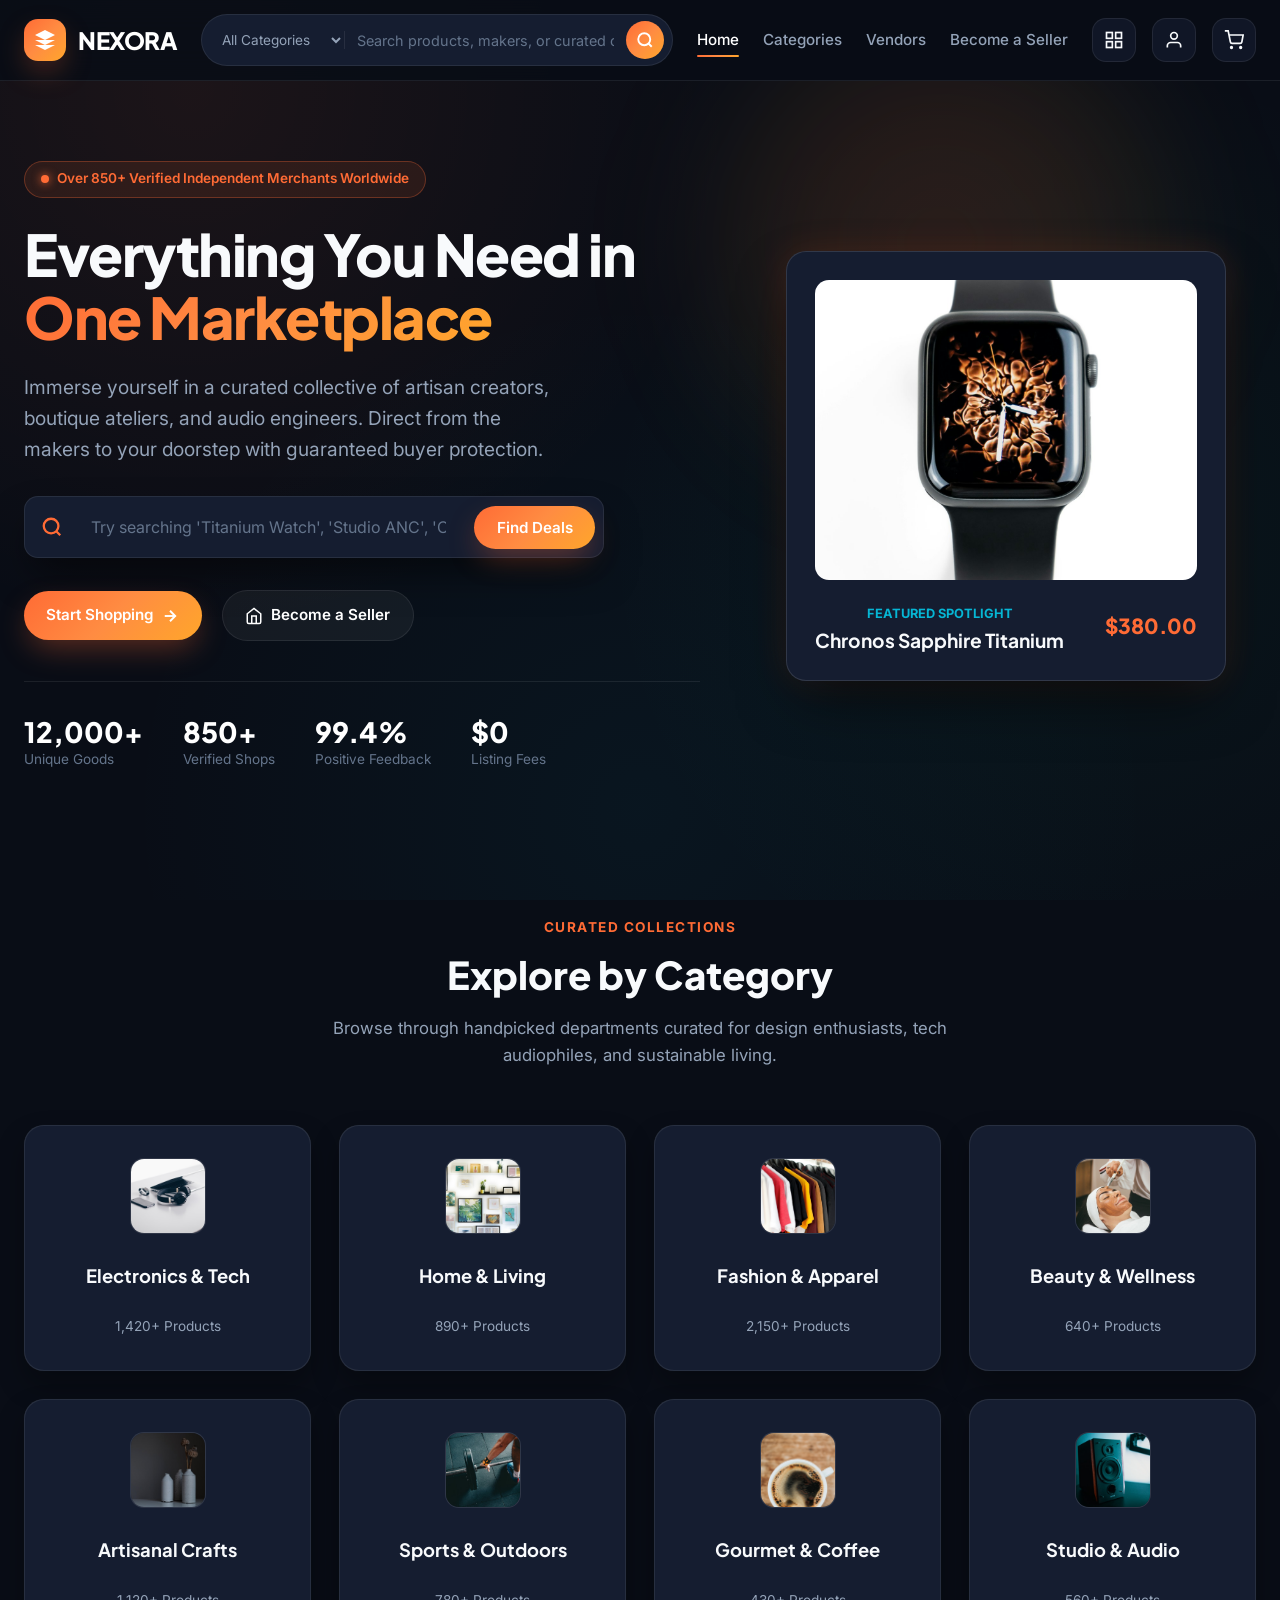
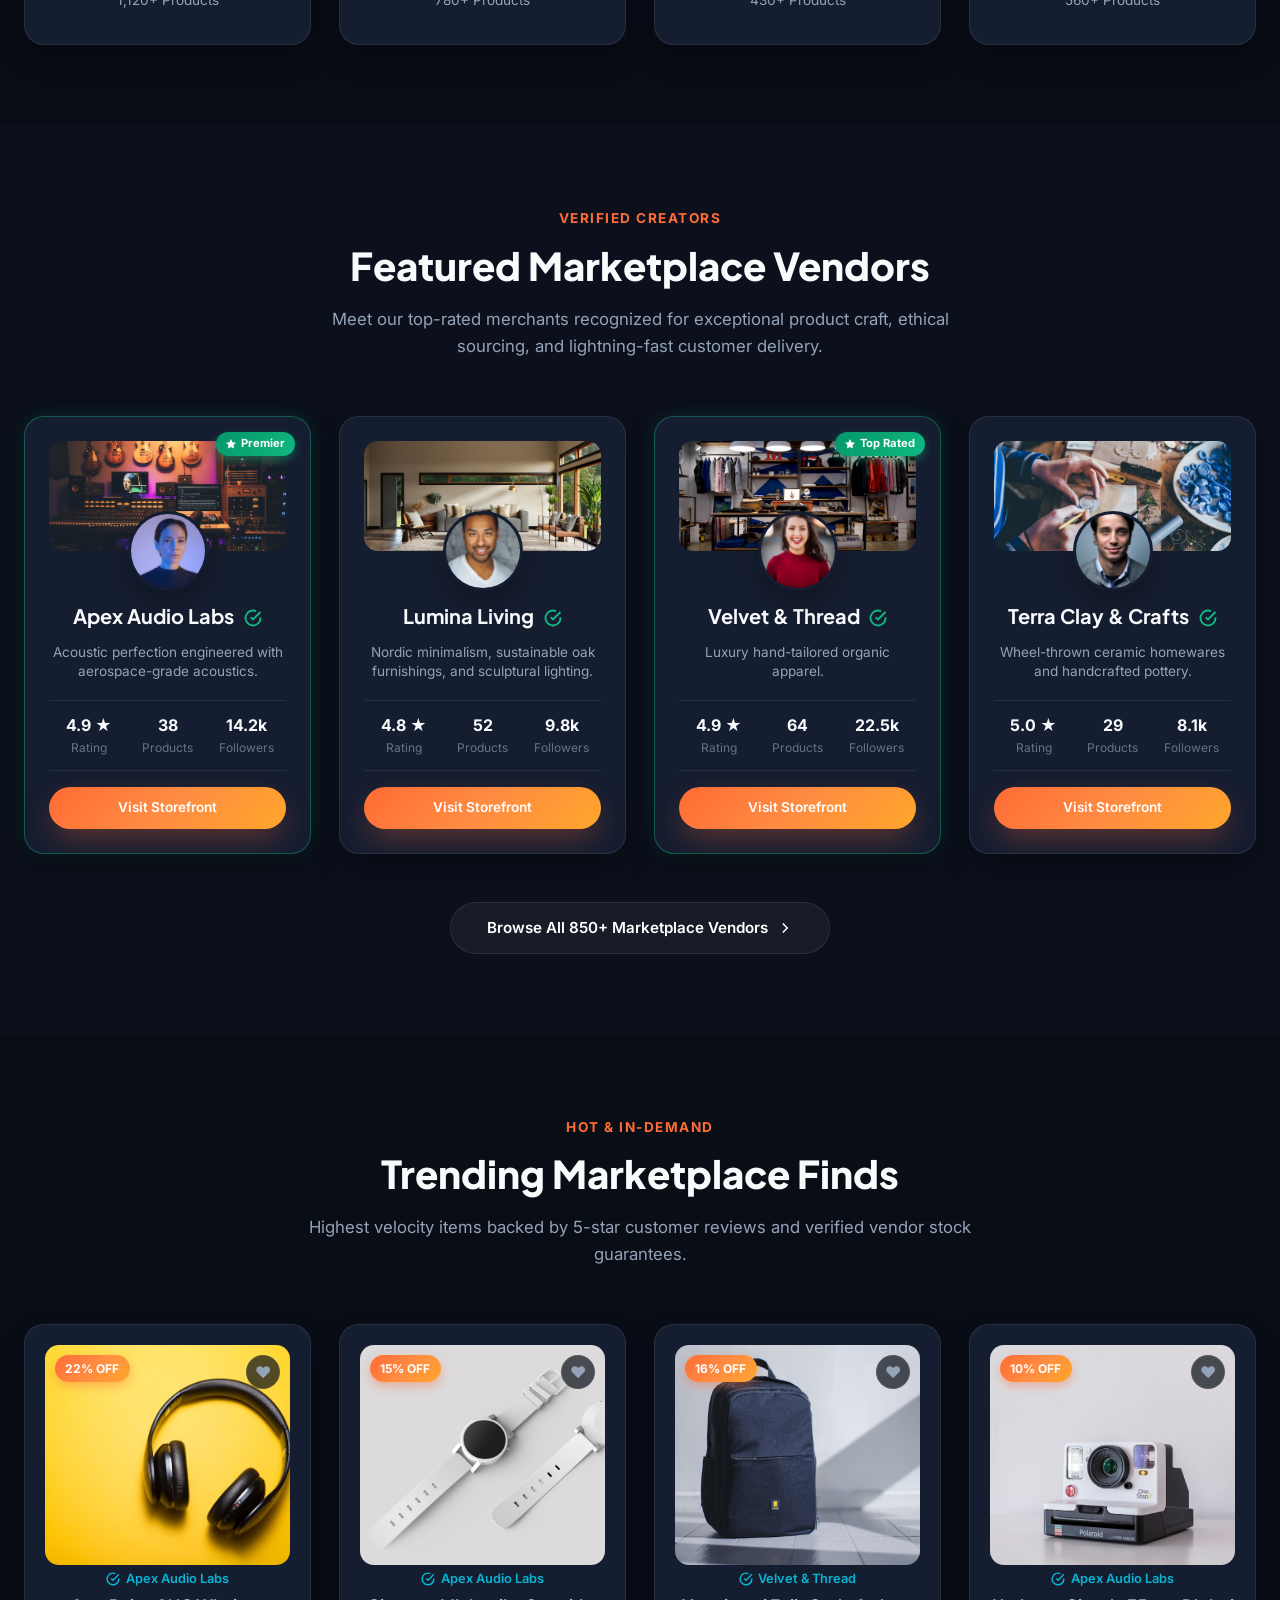
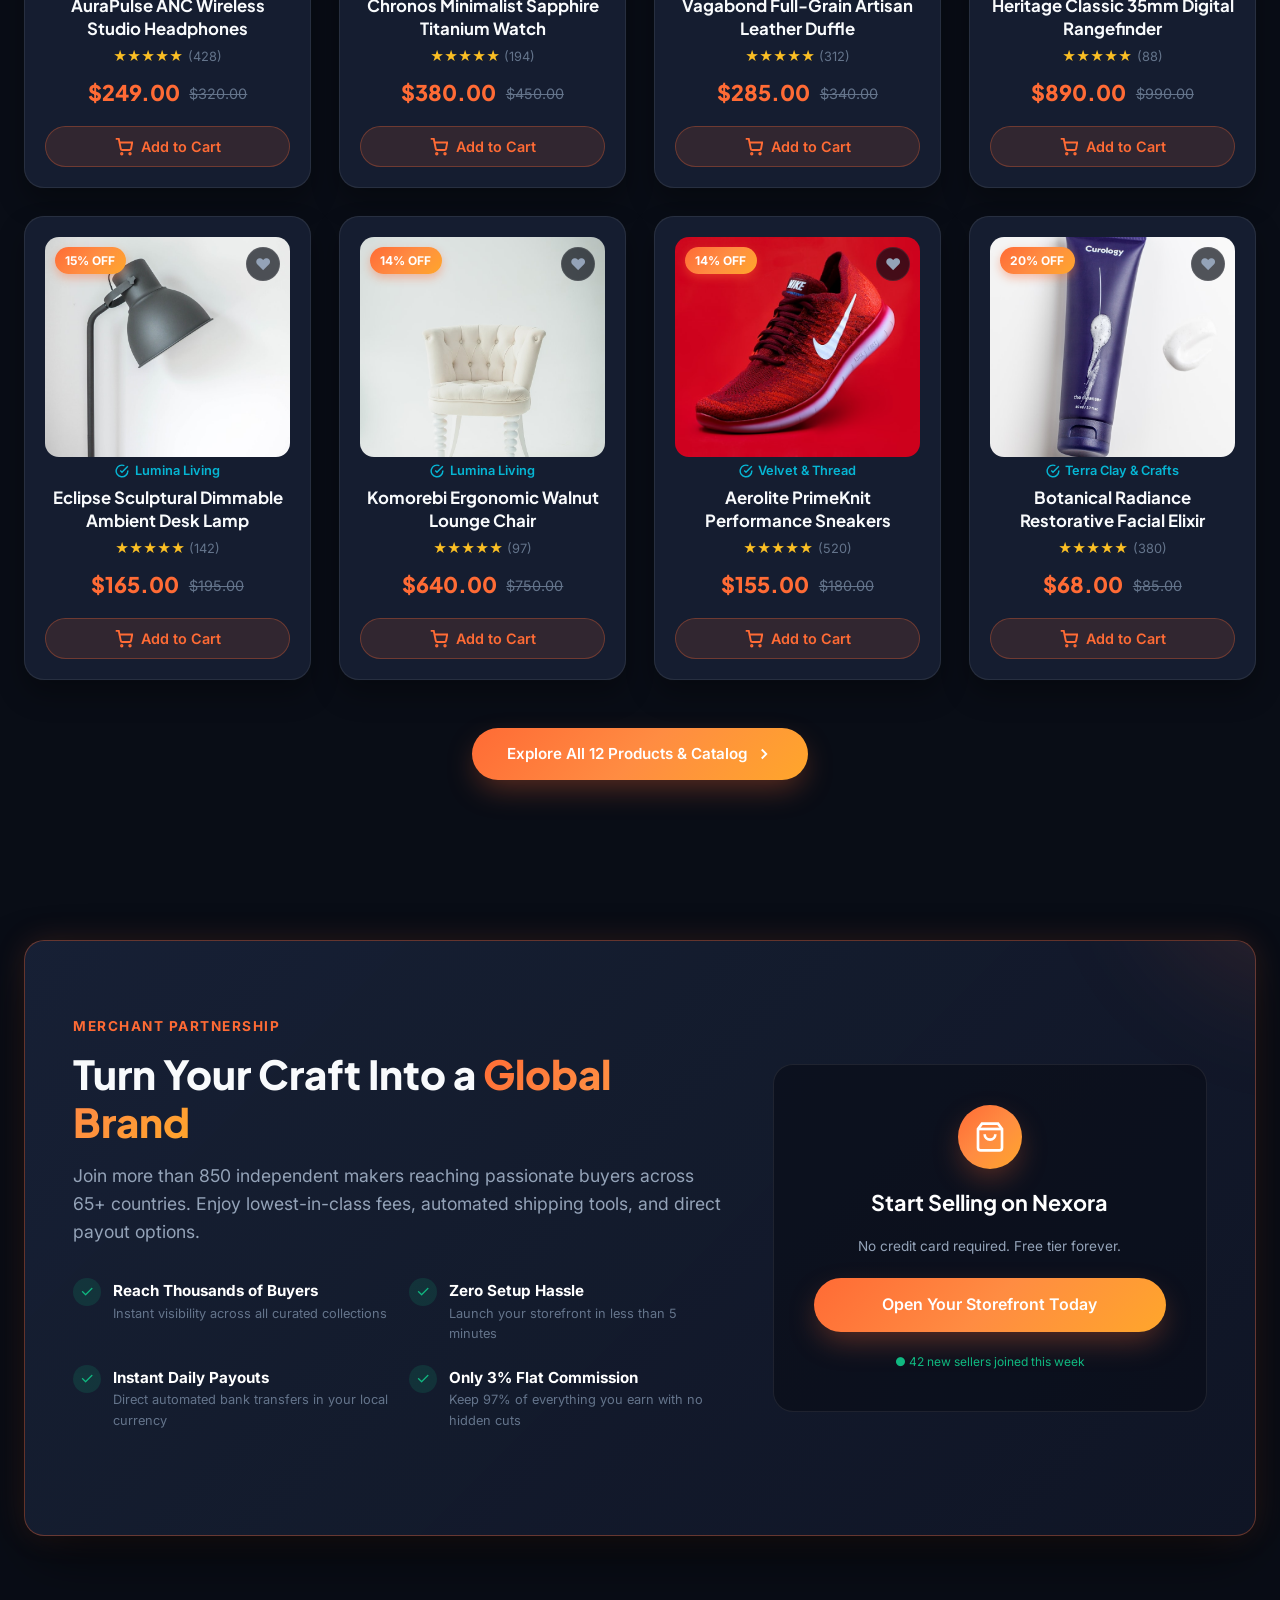
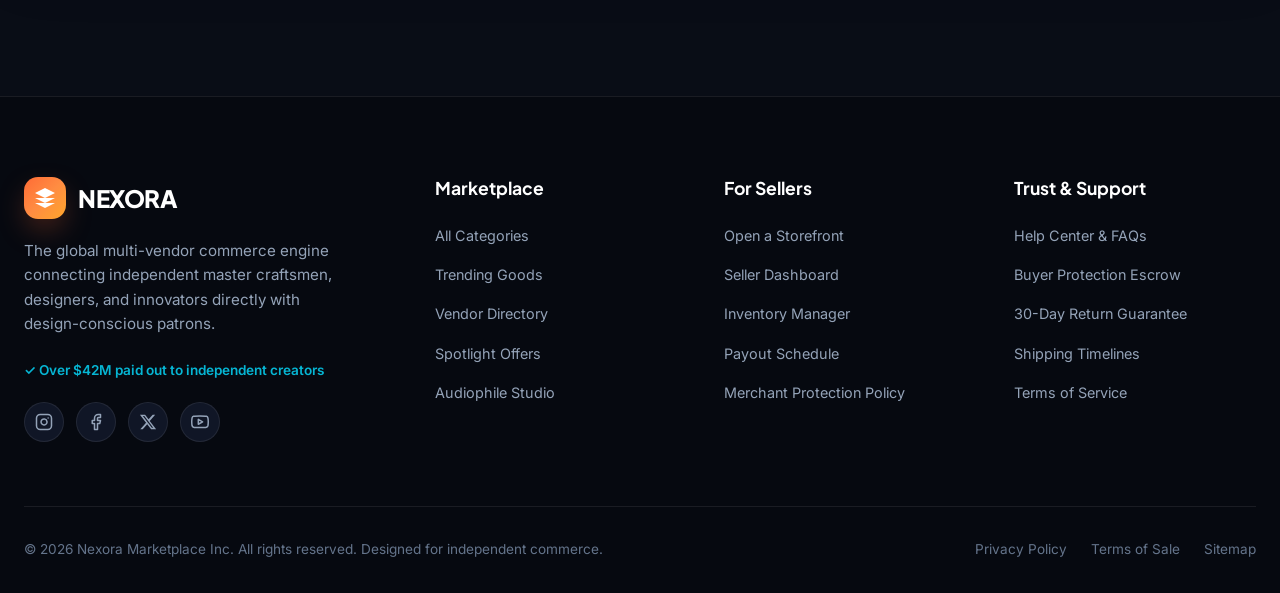
<file: index.html>
<!DOCTYPE html>
<html lang="en">
<head>
  <meta charset="UTF-8">
  <meta name="viewport" content="width=device-width, initial-scale=1.0">
  <title>Nexora — The Curated Multi-Vendor Marketplace for Global Makers</title>
  <meta name="description" content="Discover thousands of handcrafted artisan products, precision audio gear, designer fashion, and sustainable home decor from top-tier independent creators on Nexora.">
  <meta name="keywords" content="multi-vendor marketplace, artisan goods, boutique creators, shop independent makers, global marketplace">
  <link rel="stylesheet" href="assets/css/main.css">
  <link rel="icon" type="image/svg+xml" href="data:image/svg+xml,<svg xmlns='http://www.w3.org/2000/svg' viewBox='0 0 24 24' fill='%23FF6B35'><path d='M12 2L2 7l10 5 10-5-10-5zM2 17l10 5 10-5M2 12l10 5 10-5'/></svg>">
</head>
<body>

  <!-- ========================================================================
       Navigation Bar
       ======================================================================== -->
  <header class="navbar">
    <div class="container nav-container">
      <a href="index.html" class="brand-logo">
        <div class="brand-icon">
          <svg viewBox="0 0 24 24"><path d="M12 2L2 7l10 5 10-5-10-5zM2 17l10 5 10-5M2 12l10 5 10-5"/></svg>
        </div>
        <span>NEXORA</span>
      </a>

      <!-- Search Bar with Category Dropdown -->
      <form class="nav-search" id="navSearchForm">
        <select aria-label="Search category filter">
          <option value="all">All Categories</option>
          <option value="audio">Audio & Sound</option>
          <option value="electronics">Electronics</option>
          <option value="home">Home & Living</option>
          <option value="fashion">Fashion</option>
          <option value="beauty">Beauty</option>
        </select>
        <input type="text" placeholder="Search products, makers, or curated collections..." aria-label="Search products">
        <button type="submit" class="search-btn" aria-label="Submit search">
          <svg width="18" height="18" viewBox="0 0 24 24" fill="none" stroke="currentColor" stroke-width="2.5"><circle cx="11" cy="11" r="8"></circle><line x1="21" y1="21" x2="16.65" y2="16.65"></line></svg>
        </button>
      </form>

      <!-- Desktop Navigation Links -->
      <nav aria-label="Main Navigation">
        <ul class="nav-links">
          <li><a href="index.html" class="nav-link active">Home</a></li>
          <li><a href="categories.html" class="nav-link">Categories</a></li>
          <li><a href="vendors.html" class="nav-link">Vendors</a></li>
          <li><a href="register.html?role=vendor" class="nav-link">Become a Seller</a></li>
        </ul>
      </nav>

      <!-- Nav Actions -->
      <div class="nav-actions">
        <a href="dashboard.html" class="action-btn" title="Merchant Dashboard" aria-label="Merchant Dashboard">
          <svg width="20" height="20" viewBox="0 0 24 24" fill="none" stroke="currentColor" stroke-width="2"><rect x="3" y="3" width="7" height="7"></rect><rect x="14" y="3" width="7" height="7"></rect><rect x="14" y="14" width="7" height="7"></rect><rect x="3" y="14" width="7" height="7"></rect></svg>
        </a>

        <a href="auth.html" class="action-btn" title="Sign In / Account" aria-label="Account Login">
          <svg width="20" height="20" viewBox="0 0 24 24" fill="none" stroke="currentColor" stroke-width="2"><path d="M20 21v-2a4 4 0 0 0-4-4H8a4 4 0 0 0-4 4v2"></path><circle cx="12" cy="7" r="4"></circle></svg>
        </a>

        <button class="action-btn" onclick="toggleCartDrawer()" title="Shopping Cart" aria-label="View Shopping Cart">
          <svg width="20" height="20" viewBox="0 0 24 24" fill="none" stroke="currentColor" stroke-width="2"><circle cx="9" cy="21" r="1"></circle><circle cx="20" cy="21" r="1"></circle><path d="M1 1h4l2.68 13.39a2 2 0 0 0 2 1.61h9.72a2 2 0 0 0 2-1.61L23 6H6"></path></svg>
          <span class="badge-count cart-badge-count" style="display: none;">0</span>
        </button>

        <button class="mobile-menu-toggle" id="mobileToggle" aria-label="Open navigation menu">
          <svg width="24" height="24" viewBox="0 0 24 24" fill="none" stroke="currentColor" stroke-width="2"><line x1="3" y1="12" x2="21" y2="12"></line><line x1="3" y1="6" x2="21" y2="6"></line><line x1="3" y1="18" x2="21" y2="18"></line></svg>
        </button>
      </div>
    </div>
  </header>

  <!-- Mobile Navigation Drawer -->
  <div class="mobile-menu-backdrop" id="mobileMenuBackdrop" onclick="closeMobileMenu()"></div>
  <aside class="mobile-menu-drawer" id="mobileMenu" aria-label="Mobile Navigation Menu">
    <div class="mobile-menu-header">
      <a href="index.html" class="brand-logo" onclick="closeMobileMenu()">
        <div class="brand-icon" style="width: 36px; height: 36px;">
          <svg viewBox="0 0 24 24" width="20" height="20"><path d="M12 2L2 7l10 5 10-5-10-5zM2 17l10 5 10-5M2 12l10 5 10-5"/></svg>
        </div>
        <span style="font-size: 1.3rem;">NEXORA</span>
      </a>
      <button class="mobile-menu-close-btn" id="mobileMenuClose" onclick="closeMobileMenu()" aria-label="Close navigation menu">✕</button>
    </div>

    <div class="mobile-menu-body">
      <!-- 3 Quick Action Buttons Section -->
      <div class="mobile-actions-section">
        <div class="mobile-section-label">Quick Actions</div>
        <div class="mobile-actions-grid">
          <!-- 1. Merchant Dashboard Button -->
          <a href="dashboard.html" class="mobile-action-card" title="Merchant Dashboard" onclick="closeMobileMenu()">
            <div class="mobile-action-icon">
              <svg width="20" height="20" viewBox="0 0 24 24" fill="none" stroke="currentColor" stroke-width="2"><rect x="3" y="3" width="7" height="7"></rect><rect x="14" y="3" width="7" height="7"></rect><rect x="14" y="14" width="7" height="7"></rect><rect x="3" y="14" width="7" height="7"></rect></svg>
            </div>
            <span>Dashboard</span>
          </a>

          <!-- 2. Sign In / Account Button -->
          <a href="auth.html" class="mobile-action-card" title="Sign In / Account" onclick="closeMobileMenu()">
            <div class="mobile-action-icon">
              <svg width="20" height="20" viewBox="0 0 24 24" fill="none" stroke="currentColor" stroke-width="2"><path d="M20 21v-2a4 4 0 0 0-4-4H8a4 4 0 0 0-4 4v2"></path><circle cx="12" cy="7" r="4"></circle></svg>
            </div>
            <span>Account</span>
          </a>

          <!-- 3. Shopping Cart Button -->
          <button class="mobile-action-card" onclick="closeMobileMenu(); toggleCartDrawer();" type="button" title="Shopping Cart">
            <div class="mobile-action-icon">
              <svg width="20" height="20" viewBox="0 0 24 24" fill="none" stroke="currentColor" stroke-width="2"><circle cx="9" cy="21" r="1"></circle><circle cx="20" cy="21" r="1"></circle><path d="M1 1h4l2.68 13.39a2 2 0 0 0 2 1.61h9.72a2 2 0 0 0 2-1.61L23 6H6"></path></svg>
              <span class="badge-count cart-badge-count" style="display: none;">0</span>
            </div>
            <span>Cart</span>
          </button>
        </div>
      </div>

      <!-- Mobile Search Form -->
      <form class="mobile-search-box" id="mobileSearchForm" onsubmit="handleMobileSearch(event, this)">
        <input type="text" placeholder="Search products, makers..." aria-label="Search catalog">
        <button type="submit" class="search-btn" style="width: 34px; height: 34px;" aria-label="Submit search">
          <svg width="15" height="15" viewBox="0 0 24 24" fill="none" stroke="currentColor" stroke-width="2.5"><circle cx="11" cy="11" r="8"></circle><line x1="21" y1="21" x2="16.65" y2="16.65"></line></svg>
        </button>
      </form>

      <!-- Navigation Links -->
      <nav aria-label="Mobile Navigation Links">
        <div class="mobile-section-label" style="margin-bottom: 0.5rem;">Explore Marketplace</div>
        <ul class="mobile-nav-list">
          <li>
            <a href="index.html" class="mobile-nav-link active" onclick="closeMobileMenu()">
              <span>Home</span>
              <svg width="18" height="18" viewBox="0 0 24 24" fill="none" stroke="currentColor" stroke-width="2"><polyline points="9 18 15 12 9 6"></polyline></svg>
            </a>
          </li>
          <li>
            <a href="categories.html" class="mobile-nav-link" onclick="closeMobileMenu()">
              <span>Categories</span>
              <svg width="18" height="18" viewBox="0 0 24 24" fill="none" stroke="currentColor" stroke-width="2"><polyline points="9 18 15 12 9 6"></polyline></svg>
            </a>
          </li>
          <li>
            <a href="vendors.html" class="mobile-nav-link" onclick="closeMobileMenu()">
              <span>Vendors</span>
              <svg width="18" height="18" viewBox="0 0 24 24" fill="none" stroke="currentColor" stroke-width="2"><polyline points="9 18 15 12 9 6"></polyline></svg>
            </a>
          </li>
          <li>
            <a href="register.html?role=vendor" class="mobile-nav-link" onclick="closeMobileMenu()">
              <span>Become a Seller</span>
              <svg width="18" height="18" viewBox="0 0 24 24" fill="none" stroke="currentColor" stroke-width="2"><polyline points="9 18 15 12 9 6"></polyline></svg>
            </a>
          </li>
        </ul>
      </nav>

      <!-- Seller Promotion in Drawer -->
      <div style="background: linear-gradient(135deg, rgba(255, 107, 53, 0.12), rgba(16, 185, 129, 0.08)); border: 1px solid rgba(255, 107, 53, 0.25); border-radius: var(--radius-md); padding: 1.15rem; text-align: center; margin-top: auto;">
        <div style="font-weight: 700; color: white; font-size: 0.95rem; margin-bottom: 0.25rem;">Sell on Nexora</div>
        <p style="font-size: 0.8rem; color: var(--text-muted); margin-bottom: 0.75rem;">Launch your verified storefront with 0% platform setup fee.</p>
        <a href="register.html?role=vendor" class="btn-primary" style="display: block; font-size: 0.85rem; padding: 0.55rem 1rem; width: 100%; text-decoration: none;">Open Storefront</a>
      </div>
    </div>
  </aside>

  <main>
    <!-- ========================================================================
         Section 1: Hero Section (Split Dynamic Layout, Layered Depth & Showcase)
         H1: "Everything You Need in One Marketplace"
         ======================================================================== -->
    <section class="hero-section">
      <div class="hero-backdrop-glow"></div>
      <div class="container hero-grid">
        <!-- Left Content -->
        <div class="hero-text-col">
          <div class="hero-badge-pill">
            <span class="pulse-dot"></span>
            <span>Over 850+ Verified Independent Merchants Worldwide</span>
          </div>

          <h1 class="hero-title">
            Everything You Need in <span class="gradient-text">One Marketplace</span>
          </h1>

          <p class="hero-subtitle">
            Immerse yourself in a curated collective of artisan creators, boutique ateliers, and audio engineers. Direct from the makers to your doorstep with guaranteed buyer protection.
          </p>

          <!-- Interactive Hero Search Bar -->
          <div class="hero-search-container">
            <svg width="22" height="22" viewBox="0 0 24 24" fill="none" stroke="var(--accent-primary)" stroke-width="2.5" style="margin-left: 0.5rem;"><circle cx="11" cy="11" r="8"></circle><line x1="21" y1="21" x2="16.65" y2="16.65"></line></svg>
            <input type="text" class="hero-search-input" id="heroSearchInput" placeholder="Try searching 'Titanium Watch', 'Studio ANC', 'Ceramics'..." aria-label="Search Nexora Marketplace">
            <button class="btn-primary" onclick="window.location.href='categories.html?search=' + encodeURIComponent(document.getElementById('heroSearchInput').value)">
              Find Deals
            </button>
          </div>

          <!-- CTAs -->
          <div class="hero-cta-group">
            <a href="categories.html" class="btn-primary">
              <span>Start Shopping</span>
              <svg width="18" height="18" viewBox="0 0 24 24" fill="none" stroke="currentColor" stroke-width="2.5"><line x1="5" y1="12" x2="19" y2="12"></line><polyline points="12 5 19 12 12 19"></polyline></svg>
            </a>
            <a href="register.html?role=vendor" class="btn-secondary">
              <svg width="18" height="18" viewBox="0 0 24 24" fill="none" stroke="currentColor" stroke-width="2"><path d="M3 9l9-7 9 7v11a2 2 0 0 1-2 2H5a2 2 0 0 1-2-2z"></path><polyline points="9 22 9 12 15 12 15 22"></polyline></svg>
              <span>Become a Seller</span>
            </a>
          </div>

          <!-- Hero Metrics Bar -->
          <div class="hero-stats-row">
            <div class="hero-stat-box">
              <h4>12,000+</h4>
              <p>Unique Goods</p>
            </div>
            <div class="hero-stat-box">
              <h4>850+</h4>
              <p>Verified Shops</p>
            </div>
            <div class="hero-stat-box">
              <h4>99.4%</h4>
              <p>Positive Feedback</p>
            </div>
            <div class="hero-stat-box">
              <h4>$0</h4>
              <p>Listing Fees</p>
            </div>
          </div>
        </div>

        <!-- Right Visual Showcase with Floating 3D Layered Cards -->
        <div class="hero-visual-col">
          <div class="hero-main-card tilt-card" onclick="window.location.href='product-details.html?id=aurapulse-pro'">
            <div class="hero-main-image">
              <img src="assets/images/hero_showcase.jpg" alt="Featured premium consumer tech on Nexora" width="600" height="400">
            </div>
            <div style="display: flex; justify-content: space-between; align-items: center; width: 100%;">
              <div>
                <span style="font-size: 0.8rem; color: var(--trust-cyan); font-weight: 700; text-transform: uppercase;">Featured Spotlight</span>
                <h3 style="font-size: 1.2rem; margin-top: 2px;">Chronos Sapphire Titanium</h3>
              </div>
              <div style="font-size: 1.3rem; font-weight: 800; color: var(--accent-primary); font-family: var(--font-heading);">$380.00</div>
            </div>
          </div>
        </div>
      </div>
    </section>

    <!-- ========================================================================
         Section 2: Browse Categories (3D Tilt, Center-Aligned)
         ======================================================================== -->
    <section class="section-wrapper">
      <div class="container">
        <div class="section-header">
          <span class="section-tag">Curated Collections</span>
          <h2 class="section-title">Explore by Category</h2>
          <p class="section-desc">Browse through handpicked departments curated for design enthusiasts, tech audiophiles, and sustainable living.</p>
        </div>

        <div class="categories-grid">
          <!-- 1. Electronics -->
          <a href="categories.html?cat=electronics" class="tilt-card category-card">
            <div class="category-icon-box">
              <img src="assets/images/cat_electronics.jpg" alt="Electronics & Smart Tech department" loading="lazy">
            </div>
            <h3 class="category-title">Electronics & Tech</h3>
            <p class="category-count">1,420+ Products</p>
          </a>

          <!-- 2. Home & Living -->
          <a href="categories.html?cat=home" class="tilt-card category-card">
            <div class="category-icon-box">
              <img src="assets/images/cat_home.jpg" alt="Home & Living Decor department" loading="lazy">
            </div>
            <h3 class="category-title">Home & Living</h3>
            <p class="category-count">890+ Products</p>
          </a>

          <!-- 3. Fashion -->
          <a href="categories.html?cat=fashion" class="tilt-card category-card">
            <div class="category-icon-box">
              <img src="assets/images/cat_fashion.jpg" alt="Luxury Fashion & Apparel department" loading="lazy">
            </div>
            <h3 class="category-title">Fashion & Apparel</h3>
            <p class="category-count">2,150+ Products</p>
          </a>

          <!-- 4. Beauty -->
          <a href="categories.html?cat=beauty" class="tilt-card category-card">
            <div class="category-icon-box">
              <img src="assets/images/cat_beauty.jpg" alt="Clean Beauty & Skincare department" loading="lazy">
            </div>
            <h3 class="category-title">Beauty & Wellness</h3>
            <p class="category-count">640+ Products</p>
          </a>

          <!-- 5. Artisanal Crafts -->
          <a href="categories.html?cat=crafts" class="tilt-card category-card">
            <div class="category-icon-box">
              <img src="assets/images/cat_crafts.jpg" alt="Artisanal Crafts & Pottery department" loading="lazy">
            </div>
            <h3 class="category-title">Artisanal Crafts</h3>
            <p class="category-count">1,120+ Products</p>
          </a>

          <!-- 6. Sports & Outdoors -->
          <a href="categories.html?cat=sports" class="tilt-card category-card">
            <div class="category-icon-box">
              <img src="assets/images/cat_sports.jpg" alt="Active Gear & Outdoor Equipment department" loading="lazy">
            </div>
            <h3 class="category-title">Sports & Outdoors</h3>
            <p class="category-count">780+ Products</p>
          </a>

          <!-- 7. Gourmet Pantry -->
          <a href="categories.html?cat=gourmet" class="tilt-card category-card">
            <div class="category-icon-box">
              <img src="assets/images/cat_gourmet.jpg" alt="Gourmet Pantry & Artisan Coffee department" loading="lazy">
            </div>
            <h3 class="category-title">Gourmet & Coffee</h3>
            <p class="category-count">430+ Products</p>
          </a>

          <!-- 8. Studio Audio -->
          <a href="categories.html?cat=audio" class="tilt-card category-card">
            <div class="category-icon-box">
              <img src="assets/images/cat_audio.jpg" alt="Studio & Audiophile Sound gear" loading="lazy">
            </div>
            <h3 class="category-title">Studio & Audio</h3>
            <p class="category-count">560+ Products</p>
          </a>
        </div>
      </div>
    </section>

    <!-- ========================================================================
         Section 3: Featured Vendors (Top/Featured Vendor Cards with 3D Tilt)
         ======================================================================== -->
    <section class="section-wrapper" style="background: rgba(16, 22, 38, 0.4);">
      <div class="container">
        <div class="section-header">
          <span class="section-tag">Verified Creators</span>
          <h2 class="section-title">Featured Marketplace Vendors</h2>
          <p class="section-desc">Meet our top-rated merchants recognized for exceptional product craft, ethical sourcing, and lightning-fast customer delivery.</p>
        </div>

        <div class="vendors-grid">
          <!-- Vendor 1: Apex Audio Labs -->
          <div class="tilt-card vendor-card featured" onclick="window.location.href='vendor-store.html?vendor=apex-audio'">
            <div class="vendor-badge-featured">
              <svg width="12" height="12" viewBox="0 0 24 24" fill="currentColor"><path d="M12 2l3.09 6.26L22 9.27l-5 4.87 1.18 6.88L12 17.77l-6.18 3.25L7 14.14 2 9.27l6.91-1.01L12 2z"/></svg>
              <span>Premier</span>
            </div>
            <div class="vendor-cover-mini">
              <img src="assets/images/vendor_banner_1.jpg" alt="Apex Audio Labs studio storefront" loading="lazy">
            </div>
            <div class="vendor-avatar-wrap">
              <img src="assets/images/vendor_logo_1.jpg" alt="Apex Audio Labs merchant avatar" loading="lazy">
            </div>
            <h3 class="vendor-name">
              <span>Apex Audio Labs</span>
              <span class="verified-icon" title="Verified Merchant">
                <svg width="18" height="18" viewBox="0 0 24 24" fill="none" stroke="currentColor" stroke-width="2.5"><path d="M22 11.08V12a10 10 0 1 1-5.93-9.14"></path><polyline points="22 4 12 14.01 9 11.01"></polyline></svg>
              </span>
            </h3>
            <p class="vendor-tagline">Acoustic perfection engineered with aerospace-grade acoustics.</p>
            <div class="vendor-metrics-row">
              <div class="vendor-metric-item">
                <span class="vendor-metric-val">4.9 ★</span>
                <span class="vendor-metric-lbl">Rating</span>
              </div>
              <div class="vendor-metric-item">
                <span class="vendor-metric-val">38</span>
                <span class="vendor-metric-lbl">Products</span>
              </div>
              <div class="vendor-metric-item">
                <span class="vendor-metric-val">14.2k</span>
                <span class="vendor-metric-lbl">Followers</span>
              </div>
            </div>
            <a href="vendor-store.html?vendor=apex-audio" class="btn-primary" style="width: 100%; font-size: 0.85rem; padding: 0.65rem;">
              Visit Storefront
            </a>
          </div>

          <!-- Vendor 2: Lumina Living -->
          <div class="tilt-card vendor-card" onclick="window.location.href='vendor-store.html?vendor=lumina-living'">
            <div class="vendor-cover-mini">
              <img src="assets/images/vendor_banner_2.jpg" alt="Lumina Living Studio storefront" loading="lazy">
            </div>
            <div class="vendor-avatar-wrap">
              <img src="assets/images/vendor_logo_2.jpg" alt="Lumina Living merchant avatar" loading="lazy">
            </div>
            <h3 class="vendor-name">
              <span>Lumina Living</span>
              <span class="verified-icon" title="Verified Merchant">
                <svg width="18" height="18" viewBox="0 0 24 24" fill="none" stroke="currentColor" stroke-width="2.5"><path d="M22 11.08V12a10 10 0 1 1-5.93-9.14"></path><polyline points="22 4 12 14.01 9 11.01"></polyline></svg>
              </span>
            </h3>
            <p class="vendor-tagline">Nordic minimalism, sustainable oak furnishings, and sculptural lighting.</p>
            <div class="vendor-metrics-row">
              <div class="vendor-metric-item">
                <span class="vendor-metric-val">4.8 ★</span>
                <span class="vendor-metric-lbl">Rating</span>
              </div>
              <div class="vendor-metric-item">
                <span class="vendor-metric-val">52</span>
                <span class="vendor-metric-lbl">Products</span>
              </div>
              <div class="vendor-metric-item">
                <span class="vendor-metric-val">9.8k</span>
                <span class="vendor-metric-lbl">Followers</span>
              </div>
            </div>
            <a href="vendor-store.html?vendor=lumina-living" class="btn-primary" style="width: 100%; font-size: 0.85rem; padding: 0.65rem;">
              Visit Storefront
            </a>
          </div>

          <!-- Vendor 3: Velvet & Thread -->
          <div class="tilt-card vendor-card featured" onclick="window.location.href='vendor-store.html?vendor=velvet-thread'">
            <div class="vendor-badge-featured">
              <svg width="12" height="12" viewBox="0 0 24 24" fill="currentColor"><path d="M12 2l3.09 6.26L22 9.27l-5 4.87 1.18 6.88L12 17.77l-6.18 3.25L7 14.14 2 9.27l6.91-1.01L12 2z"/></svg>
              <span>Top Rated</span>
            </div>
            <div class="vendor-cover-mini">
              <img src="assets/images/vendor_banner_3.jpg" alt="Velvet and Thread atelier storefront" loading="lazy">
            </div>
            <div class="vendor-avatar-wrap">
              <img src="assets/images/vendor_logo_3.jpg" alt="Velvet and Thread merchant avatar" loading="lazy">
            </div>
            <h3 class="vendor-name">
              <span>Velvet & Thread</span>
              <span class="verified-icon" title="Verified Merchant">
                <svg width="18" height="18" viewBox="0 0 24 24" fill="none" stroke="currentColor" stroke-width="2.5"><path d="M22 11.08V12a10 10 0 1 1-5.93-9.14"></path><polyline points="22 4 12 14.01 9 11.01"></polyline></svg>
              </span>
            </h3>
            <p class="vendor-tagline">Luxury hand-tailored organic apparel.</p>
            <div class="vendor-metrics-row">
              <div class="vendor-metric-item">
                <span class="vendor-metric-val">4.9 ★</span>
                <span class="vendor-metric-lbl">Rating</span>
              </div>
              <div class="vendor-metric-item">
                <span class="vendor-metric-val">64</span>
                <span class="vendor-metric-lbl">Products</span>
              </div>
              <div class="vendor-metric-item">
                <span class="vendor-metric-val">22.5k</span>
                <span class="vendor-metric-lbl">Followers</span>
              </div>
            </div>
            <a href="vendor-store.html?vendor=velvet-thread" class="btn-primary" style="width: 100%; font-size: 0.85rem; padding: 0.65rem;">
              Visit Storefront
            </a>
          </div>

          <!-- Vendor 4: Terra Clay & Crafts -->
          <div class="tilt-card vendor-card" onclick="window.location.href='vendor-store.html?vendor=terra-artisans'">
            <div class="vendor-cover-mini">
              <img src="assets/images/vendor_banner_4.jpg" alt="Terra Clay and Crafts artisan workshop" loading="lazy">
            </div>
            <div class="vendor-avatar-wrap">
              <img src="assets/images/vendor_logo_4.jpg" alt="Terra Clay and Crafts merchant avatar" loading="lazy">
            </div>
            <h3 class="vendor-name">
              <span>Terra Clay & Crafts</span>
              <span class="verified-icon" title="Verified Merchant">
                <svg width="18" height="18" viewBox="0 0 24 24" fill="none" stroke="currentColor" stroke-width="2.5"><path d="M22 11.08V12a10 10 0 1 1-5.93-9.14"></path><polyline points="22 4 12 14.01 9 11.01"></polyline></svg>
              </span>
            </h3>
            <p class="vendor-tagline">Wheel-thrown ceramic homewares and handcrafted pottery.</p>
            <div class="vendor-metrics-row">
              <div class="vendor-metric-item">
                <span class="vendor-metric-val">5.0 ★</span>
                <span class="vendor-metric-lbl">Rating</span>
              </div>
              <div class="vendor-metric-item">
                <span class="vendor-metric-val">29</span>
                <span class="vendor-metric-lbl">Products</span>
              </div>
              <div class="vendor-metric-item">
                <span class="vendor-metric-val">8.1k</span>
                <span class="vendor-metric-lbl">Followers</span>
              </div>
            </div>
            <a href="vendor-store.html?vendor=terra-artisans" class="btn-primary" style="width: 100%; font-size: 0.85rem; padding: 0.65rem;">
              Visit Storefront
            </a>
          </div>
        </div>

        <div style="text-align: center; margin-top: 3rem;">
          <a href="vendors.html" class="btn-secondary" style="padding: 0.8rem 2.2rem;">
            <span>Browse All 850+ Marketplace Vendors</span>
            <svg width="18" height="18" viewBox="0 0 24 24" fill="none" stroke="currentColor" stroke-width="2"><polyline points="9 18 15 12 9 6"></polyline></svg>
          </a>
        </div>
      </div>
    </section>

    <!-- ========================================================================
         Section 4: Trending Products (8 Products Grid, 3D Tilt, Instant Cart Add)
         ======================================================================== -->
    <section class="section-wrapper">
      <div class="container">
        <div class="section-header">
          <span class="section-tag">Hot & In-Demand</span>
          <h2 class="section-title">Trending Marketplace Finds</h2>
          <p class="section-desc">Highest velocity items backed by 5-star customer reviews and verified vendor stock guarantees.</p>
        </div>

        <div class="products-grid">
          <!-- 1. Headphones -->
          <div class="tilt-card product-card">
            <div class="product-thumb-wrap">
              <span class="discount-badge">22% OFF</span>
              <button class="wishlist-toggle" onclick="toggleWishlist('aurapulse-pro', this)" aria-label="Add to wishlist">♥</button>
              <a href="product-details.html?id=aurapulse-pro" style="width: 100%; height: 100%;">
                <img src="assets/images/prod_headphones.jpg" alt="AuraPulse ANC Wireless Studio Headphones" loading="lazy">
              </a>
            </div>
            <a href="vendor-store.html?vendor=apex-audio" class="product-vendor-tag">
              <svg width="14" height="14" viewBox="0 0 24 24" fill="none" stroke="currentColor" stroke-width="2.5"><path d="M22 11.08V12a10 10 0 1 1-5.93-9.14"></path><polyline points="22 4 12 14.01 9 11.01"></polyline></svg>
              <span>Apex Audio Labs</span>
            </a>
            <h3 class="product-title">
              <a href="product-details.html?id=aurapulse-pro">AuraPulse ANC Wireless Studio Headphones</a>
            </h3>
            <div class="product-rating">
              <span>★★★★★</span>
              <span style="color: var(--text-dim); font-size: 0.8rem;">(428)</span>
            </div>
            <div class="product-pricing">
              <span class="current-price">$249.00</span>
              <span class="original-price">$320.00</span>
            </div>
            <button class="add-cart-btn" onclick="addToCart('aurapulse-pro', 1)">
              <svg width="18" height="18" viewBox="0 0 24 24" fill="none" stroke="currentColor" stroke-width="2.5"><circle cx="9" cy="21" r="1"></circle><circle cx="20" cy="21" r="1"></circle><path d="M1 1h4l2.68 13.39a2 2 0 0 0 2 1.61h9.72a2 2 0 0 0 2-1.61L23 6H6"></path></svg>
              <span>Add to Cart</span>
            </button>
          </div>

          <!-- 2. Watch -->
          <div class="tilt-card product-card">
            <div class="product-thumb-wrap">
              <span class="discount-badge">15% OFF</span>
              <button class="wishlist-toggle" onclick="toggleWishlist('chronos-sapphire', this)" aria-label="Add to wishlist">♥</button>
              <a href="product-details.html?id=chronos-sapphire" style="width: 100%; height: 100%;">
                <img src="assets/images/prod_watch.jpg" alt="Chronos Minimalist Sapphire Titanium Watch" loading="lazy">
              </a>
            </div>
            <a href="vendor-store.html?vendor=apex-audio" class="product-vendor-tag">
              <svg width="14" height="14" viewBox="0 0 24 24" fill="none" stroke="currentColor" stroke-width="2.5"><path d="M22 11.08V12a10 10 0 1 1-5.93-9.14"></path><polyline points="22 4 12 14.01 9 11.01"></polyline></svg>
              <span>Apex Audio Labs</span>
            </a>
            <h3 class="product-title">
              <a href="product-details.html?id=chronos-sapphire">Chronos Minimalist Sapphire Titanium Watch</a>
            </h3>
            <div class="product-rating">
              <span>★★★★★</span>
              <span style="color: var(--text-dim); font-size: 0.8rem;">(194)</span>
            </div>
            <div class="product-pricing">
              <span class="current-price">$380.00</span>
              <span class="original-price">$450.00</span>
            </div>
            <button class="add-cart-btn" onclick="addToCart('chronos-sapphire', 1)">
              <svg width="18" height="18" viewBox="0 0 24 24" fill="none" stroke="currentColor" stroke-width="2.5"><circle cx="9" cy="21" r="1"></circle><circle cx="20" cy="21" r="1"></circle><path d="M1 1h4l2.68 13.39a2 2 0 0 0 2 1.61h9.72a2 2 0 0 0 2-1.61L23 6H6"></path></svg>
              <span>Add to Cart</span>
            </button>
          </div>

          <!-- 3. Leather Bag -->
          <div class="tilt-card product-card">
            <div class="product-thumb-wrap">
              <span class="discount-badge">16% OFF</span>
              <button class="wishlist-toggle" onclick="toggleWishlist('vagabond-duffle', this)" aria-label="Add to wishlist">♥</button>
              <a href="product-details.html?id=vagabond-duffle" style="width: 100%; height: 100%;">
                <img src="assets/images/prod_bag.jpg" alt="Vagabond Full-Grain Artisan Leather Duffle" loading="lazy">
              </a>
            </div>
            <a href="vendor-store.html?vendor=velvet-thread" class="product-vendor-tag">
              <svg width="14" height="14" viewBox="0 0 24 24" fill="none" stroke="currentColor" stroke-width="2.5"><path d="M22 11.08V12a10 10 0 1 1-5.93-9.14"></path><polyline points="22 4 12 14.01 9 11.01"></polyline></svg>
              <span>Velvet & Thread</span>
            </a>
            <h3 class="product-title">
              <a href="product-details.html?id=vagabond-duffle">Vagabond Full-Grain Artisan Leather Duffle</a>
            </h3>
            <div class="product-rating">
              <span>★★★★★</span>
              <span style="color: var(--text-dim); font-size: 0.8rem;">(312)</span>
            </div>
            <div class="product-pricing">
              <span class="current-price">$285.00</span>
              <span class="original-price">$340.00</span>
            </div>
            <button class="add-cart-btn" onclick="addToCart('vagabond-duffle', 1)">
              <svg width="18" height="18" viewBox="0 0 24 24" fill="none" stroke="currentColor" stroke-width="2.5"><circle cx="9" cy="21" r="1"></circle><circle cx="20" cy="21" r="1"></circle><path d="M1 1h4l2.68 13.39a2 2 0 0 0 2 1.61h9.72a2 2 0 0 0 2-1.61L23 6H6"></path></svg>
              <span>Add to Cart</span>
            </button>
          </div>

          <!-- 4. Camera -->
          <div class="tilt-card product-card">
            <div class="product-thumb-wrap">
              <span class="discount-badge">10% OFF</span>
              <button class="wishlist-toggle" onclick="toggleWishlist('lumix-rangefinder', this)" aria-label="Add to wishlist">♥</button>
              <a href="product-details.html?id=lumix-rangefinder" style="width: 100%; height: 100%;">
                <img src="assets/images/prod_camera.jpg" alt="Heritage Classic 35mm Digital Rangefinder Camera" loading="lazy">
              </a>
            </div>
            <a href="vendor-store.html?vendor=apex-audio" class="product-vendor-tag">
              <svg width="14" height="14" viewBox="0 0 24 24" fill="none" stroke="currentColor" stroke-width="2.5"><path d="M22 11.08V12a10 10 0 1 1-5.93-9.14"></path><polyline points="22 4 12 14.01 9 11.01"></polyline></svg>
              <span>Apex Audio Labs</span>
            </a>
            <h3 class="product-title">
              <a href="product-details.html?id=lumix-rangefinder">Heritage Classic 35mm Digital Rangefinder</a>
            </h3>
            <div class="product-rating">
              <span>★★★★★</span>
              <span style="color: var(--text-dim); font-size: 0.8rem;">(88)</span>
            </div>
            <div class="product-pricing">
              <span class="current-price">$890.00</span>
              <span class="original-price">$990.00</span>
            </div>
            <button class="add-cart-btn" onclick="addToCart('lumix-rangefinder', 1)">
              <svg width="18" height="18" viewBox="0 0 24 24" fill="none" stroke="currentColor" stroke-width="2.5"><circle cx="9" cy="21" r="1"></circle><circle cx="20" cy="21" r="1"></circle><path d="M1 1h4l2.68 13.39a2 2 0 0 0 2 1.61h9.72a2 2 0 0 0 2-1.61L23 6H6"></path></svg>
              <span>Add to Cart</span>
            </button>
          </div>

          <!-- 5. Sculptural Desk Lamp -->
          <div class="tilt-card product-card">
            <div class="product-thumb-wrap">
              <span class="discount-badge">15% OFF</span>
              <button class="wishlist-toggle" onclick="toggleWishlist('eclipse-lamp', this)" aria-label="Add to wishlist">♥</button>
              <a href="product-details.html?id=eclipse-lamp" style="width: 100%; height: 100%;">
                <img src="assets/images/prod_lamp.jpg" alt="Eclipse Sculptural Dimmable Ambient Desk Lamp" loading="lazy">
              </a>
            </div>
            <a href="vendor-store.html?vendor=lumina-living" class="product-vendor-tag">
              <svg width="14" height="14" viewBox="0 0 24 24" fill="none" stroke="currentColor" stroke-width="2.5"><path d="M22 11.08V12a10 10 0 1 1-5.93-9.14"></path><polyline points="22 4 12 14.01 9 11.01"></polyline></svg>
              <span>Lumina Living</span>
            </a>
            <h3 class="product-title">
              <a href="product-details.html?id=eclipse-lamp">Eclipse Sculptural Dimmable Ambient Desk Lamp</a>
            </h3>
            <div class="product-rating">
              <span>★★★★★</span>
              <span style="color: var(--text-dim); font-size: 0.8rem;">(142)</span>
            </div>
            <div class="product-pricing">
              <span class="current-price">$165.00</span>
              <span class="original-price">$195.00</span>
            </div>
            <button class="add-cart-btn" onclick="addToCart('eclipse-lamp', 1)">
              <svg width="18" height="18" viewBox="0 0 24 24" fill="none" stroke="currentColor" stroke-width="2.5"><circle cx="9" cy="21" r="1"></circle><circle cx="20" cy="21" r="1"></circle><path d="M1 1h4l2.68 13.39a2 2 0 0 0 2 1.61h9.72a2 2 0 0 0 2-1.61L23 6H6"></path></svg>
              <span>Add to Cart</span>
            </button>
          </div>

          <!-- 6. Lounge Chair -->
          <div class="tilt-card product-card">
            <div class="product-thumb-wrap">
              <span class="discount-badge">14% OFF</span>
              <button class="wishlist-toggle" onclick="toggleWishlist('komorebi-chair', this)" aria-label="Add to wishlist">♥</button>
              <a href="product-details.html?id=komorebi-chair" style="width: 100%; height: 100%;">
                <img src="assets/images/prod_chair.jpg" alt="Komorebi Mid-Century Ergonomic Walnut Lounge Chair" loading="lazy">
              </a>
            </div>
            <a href="vendor-store.html?vendor=lumina-living" class="product-vendor-tag">
              <svg width="14" height="14" viewBox="0 0 24 24" fill="none" stroke="currentColor" stroke-width="2.5"><path d="M22 11.08V12a10 10 0 1 1-5.93-9.14"></path><polyline points="22 4 12 14.01 9 11.01"></polyline></svg>
              <span>Lumina Living</span>
            </a>
            <h3 class="product-title">
              <a href="product-details.html?id=komorebi-chair">Komorebi Ergonomic Walnut Lounge Chair</a>
            </h3>
            <div class="product-rating">
              <span>★★★★★</span>
              <span style="color: var(--text-dim); font-size: 0.8rem;">(97)</span>
            </div>
            <div class="product-pricing">
              <span class="current-price">$640.00</span>
              <span class="original-price">$750.00</span>
            </div>
            <button class="add-cart-btn" onclick="addToCart('komorebi-chair', 1)">
              <svg width="18" height="18" viewBox="0 0 24 24" fill="none" stroke="currentColor" stroke-width="2.5"><circle cx="9" cy="21" r="1"></circle><circle cx="20" cy="21" r="1"></circle><path d="M1 1h4l2.68 13.39a2 2 0 0 0 2 1.61h9.72a2 2 0 0 0 2-1.61L23 6H6"></path></svg>
              <span>Add to Cart</span>
            </button>
          </div>

          <!-- 7. Sneakers -->
          <div class="tilt-card product-card">
            <div class="product-thumb-wrap">
              <span class="discount-badge">14% OFF</span>
              <button class="wishlist-toggle" onclick="toggleWishlist('aerolite-sneakers', this)" aria-label="Add to wishlist">♥</button>
              <a href="product-details.html?id=aerolite-sneakers" style="width: 100%; height: 100%;">
                <img src="assets/images/prod_sneakers.jpg" alt="Aerolite PrimeKnit Performance Running Sneakers" loading="lazy">
              </a>
            </div>
            <a href="vendor-store.html?vendor=velvet-thread" class="product-vendor-tag">
              <svg width="14" height="14" viewBox="0 0 24 24" fill="none" stroke="currentColor" stroke-width="2.5"><path d="M22 11.08V12a10 10 0 1 1-5.93-9.14"></path><polyline points="22 4 12 14.01 9 11.01"></polyline></svg>
              <span>Velvet & Thread</span>
            </a>
            <h3 class="product-title">
              <a href="product-details.html?id=aerolite-sneakers">Aerolite PrimeKnit Performance Sneakers</a>
            </h3>
            <div class="product-rating">
              <span>★★★★★</span>
              <span style="color: var(--text-dim); font-size: 0.8rem;">(520)</span>
            </div>
            <div class="product-pricing">
              <span class="current-price">$155.00</span>
              <span class="original-price">$180.00</span>
            </div>
            <button class="add-cart-btn" onclick="addToCart('aerolite-sneakers', 1)">
              <svg width="18" height="18" viewBox="0 0 24 24" fill="none" stroke="currentColor" stroke-width="2.5"><circle cx="9" cy="21" r="1"></circle><circle cx="20" cy="21" r="1"></circle><path d="M1 1h4l2.68 13.39a2 2 0 0 0 2 1.61h9.72a2 2 0 0 0 2-1.61L23 6H6"></path></svg>
              <span>Add to Cart</span>
            </button>
          </div>

          <!-- 8. Skincare Serum -->
          <div class="tilt-card product-card">
            <div class="product-thumb-wrap">
              <span class="discount-badge">20% OFF</span>
              <button class="wishlist-toggle" onclick="toggleWishlist('radiance-elixir', this)" aria-label="Add to wishlist">♥</button>
              <a href="product-details.html?id=radiance-elixir" style="width: 100%; height: 100%;">
                <img src="assets/images/prod_skincare.jpg" alt="Botanical Radiance Restorative Facial Elixir" loading="lazy">
              </a>
            </div>
            <a href="vendor-store.html?vendor=terra-artisans" class="product-vendor-tag">
              <svg width="14" height="14" viewBox="0 0 24 24" fill="none" stroke="currentColor" stroke-width="2.5"><path d="M22 11.08V12a10 10 0 1 1-5.93-9.14"></path><polyline points="22 4 12 14.01 9 11.01"></polyline></svg>
              <span>Terra Clay & Crafts</span>
            </a>
            <h3 class="product-title">
              <a href="product-details.html?id=radiance-elixir">Botanical Radiance Restorative Facial Elixir</a>
            </h3>
            <div class="product-rating">
              <span>★★★★★</span>
              <span style="color: var(--text-dim); font-size: 0.8rem;">(380)</span>
            </div>
            <div class="product-pricing">
              <span class="current-price">$68.00</span>
              <span class="original-price">$85.00</span>
            </div>
            <button class="add-cart-btn" onclick="addToCart('radiance-elixir', 1)">
              <svg width="18" height="18" viewBox="0 0 24 24" fill="none" stroke="currentColor" stroke-width="2.5"><circle cx="9" cy="21" r="1"></circle><circle cx="20" cy="21" r="1"></circle><path d="M1 1h4l2.68 13.39a2 2 0 0 0 2 1.61h9.72a2 2 0 0 0 2-1.61L23 6H6"></path></svg>
              <span>Add to Cart</span>
            </button>
          </div>
        </div>

        <div style="text-align: center; margin-top: 3rem;">
          <a href="categories.html" class="btn-primary" style="padding: 0.85rem 2.2rem;">
            <span>Explore All 12 Products & Catalog</span>
            <svg width="18" height="18" viewBox="0 0 24 24" fill="none" stroke="currentColor" stroke-width="2.5"><polyline points="9 18 15 12 9 6"></polyline></svg>
          </a>
        </div>
      </div>
    </section>

    <!-- ========================================================================
         Section 5: Become a Seller CTA (Bold, High-Contrast Commerce Action)
         ======================================================================== -->
    <section class="seller-cta-section">
      <div class="container">
        <div class="seller-cta-card">
          <div>
            <span style="display: inline-block; font-size: 0.85rem; font-weight: 700; text-transform: uppercase; color: var(--accent-primary); letter-spacing: 1.5px; margin-bottom: 0.75rem;">
              Merchant Partnership
            </span>
            <h2 style="font-size: 2.5rem; font-weight: 800; line-height: 1.2; margin-bottom: 1rem;">
              Turn Your Craft Into a <span style="background: var(--accent-gradient); -webkit-background-clip: text; background-clip: text; -webkit-text-fill-color: transparent;">Global Brand</span>
            </h2>
            <p style="color: var(--text-muted); font-size: 1.1rem; line-height: 1.6;">
              Join more than 850 independent makers reaching passionate buyers across 65+ countries. Enjoy lowest-in-class fees, automated shipping tools, and direct payout options.
            </p>

            <div class="seller-perks-list">
              <div class="perk-item">
                <div class="perk-icon">✓</div>
                <div>
                  <strong style="color: white; font-size: 0.95rem;">Reach Thousands of Buyers</strong>
                  <div style="font-size: 0.8rem; color: var(--text-dim);">Instant visibility across all curated collections</div>
                </div>
              </div>
              <div class="perk-item">
                <div class="perk-icon">✓</div>
                <div>
                  <strong style="color: white; font-size: 0.95rem;">Zero Setup Hassle</strong>
                  <div style="font-size: 0.8rem; color: var(--text-dim);">Launch your storefront in less than 5 minutes</div>
                </div>
              </div>
              <div class="perk-item">
                <div class="perk-icon">✓</div>
                <div>
                  <strong style="color: white; font-size: 0.95rem;">Instant Daily Payouts</strong>
                  <div style="font-size: 0.8rem; color: var(--text-dim);">Direct automated bank transfers in your local currency</div>
                </div>
              </div>
              <div class="perk-item">
                <div class="perk-icon">✓</div>
                <div>
                  <strong style="color: white; font-size: 0.95rem;">Only 3% Flat Commission</strong>
                  <div style="font-size: 0.8rem; color: var(--text-dim);">Keep 97% of everything you earn with no hidden cuts</div>
                </div>
              </div>
            </div>
          </div>

          <div style="display: flex; flex-direction: column; align-items: center; justify-content: center; gap: 1.25rem; background: rgba(9, 13, 22, 0.6); padding: 2.5rem; border-radius: var(--radius-lg); border: 1px solid var(--border-subtle); text-align: center;">
            <div style="width: 64px; height: 64px; border-radius: 50%; background: var(--accent-gradient); display: grid; place-items: center; box-shadow: var(--shadow-accent);">
              <svg width="32" height="32" viewBox="0 0 24 24" fill="none" stroke="white" stroke-width="2"><path d="M6 2L3 6v14a2 2 0 0 0 2 2h14a2 2 0 0 0 2-2V6l-3-4z"></path><line x1="3" y1="6" x2="21" y2="6"></line><path d="M16 10a4 4 0 0 1-8 0"></path></svg>
            </div>
            <h3 style="font-size: 1.35rem; color: white;">Start Selling on Nexora</h3>
            <p style="font-size: 0.85rem; color: var(--text-muted);">No credit card required. Free tier forever.</p>
            <a href="register.html?role=vendor" class="btn-primary" style="width: 100%; padding: 0.9rem; font-size: 1rem;">
              Open Your Storefront Today
            </a>
            <span style="font-size: 0.75rem; color: var(--trust-emerald);">● 42 new sellers joined this week</span>
          </div>
        </div>
      </div>
    </section>
  </main>

  <!-- ========================================================================
       Global Cart Drawer & Backdrop
       ======================================================================== -->
  <div class="cart-backdrop" id="cartBackdrop"></div>
  <aside class="cart-drawer" id="cartDrawer" aria-label="Shopping Cart Drawer">
    <div class="cart-header">
      <div style="display: flex; align-items: center; gap: 0.6rem;">
        <svg width="22" height="22" viewBox="0 0 24 24" fill="none" stroke="var(--accent-primary)" stroke-width="2.5"><circle cx="9" cy="21" r="1"></circle><circle cx="20" cy="21" r="1"></circle><path d="M1 1h4l2.68 13.39a2 2 0 0 0 2 1.61h9.72a2 2 0 0 0 2-1.61L23 6H6"></path></svg>
        <h3 style="font-size: 1.25rem; font-weight: 700; color: white;">Your Shopping Cart</h3>
      </div>
      <button class="cart-close-btn" onclick="toggleCartDrawer()" aria-label="Close cart">✕</button>
    </div>

    <!-- Items List -->
    <div class="cart-items-list" id="cartItemsList">
      <!-- Populated via store.js -->
    </div>

    <!-- Footer Total & Checkout -->
    <div class="cart-footer">
      <div class="cart-total-row">
        <span>Cart Subtotal</span>
        <span id="cartSubtotal">$0.00</span>
      </div>
      <div class="cart-total-row">
        <span>Standard Insured Shipping</span>
        <span style="color: var(--trust-emerald);">Calculated at step</span>
      </div>
      <div class="cart-total-row grand-total">
        <span>Estimated Total</span>
        <span id="cartGrandTotal" style="color: var(--accent-primary);">$0.00</span>
      </div>
      <button class="btn-primary" style="width: 100%; padding: 0.95rem; font-size: 1.05rem;" onclick="showToast('Checkout Initialized', 'Simulating safe SSL encrypted multi-vendor checkout...', 'success')">
        Proceed to Secure Checkout
      </button>
      <div style="text-align: center; margin-top: 0.75rem; font-size: 0.75rem; color: var(--text-dim);">
        🔒 256-Bit Bank Grade SSL Encrypted Checkout
      </div>
    </div>
  </aside>

  <!-- ========================================================================
       Global Footer
       ======================================================================== -->
  <footer class="footer">
    <div class="container">
      <div class="footer-grid">
        <div class="footer-brand">
          <div class="brand-logo" style="margin-bottom: 1rem;">
            <div class="brand-icon">
              <svg viewBox="0 0 24 24"><path d="M12 2L2 7l10 5 10-5-10-5zM2 17l10 5 10-5M2 12l10 5 10-5"/></svg>
            </div>
            <span>NEXORA</span>
          </div>
          <p>The global multi-vendor commerce engine connecting independent master craftsmen, designers, and innovators directly with design-conscious patrons.</p>
          <div style="color: var(--trust-cyan); font-size: 0.85rem; font-weight: 600;">
            ✓ Over $42M paid out to independent creators
          </div>
          <div class="footer-social-links" aria-label="Social media channels">
            <a href="https://instagram.com" target="_blank" rel="noopener noreferrer" class="social-icon-btn" aria-label="Instagram" title="Instagram">
              <svg width="18" height="18" viewBox="0 0 24 24" fill="none" stroke="currentColor" stroke-width="2" stroke-linecap="round" stroke-linejoin="round"><rect x="2" y="2" width="20" height="20" rx="5" ry="5"></rect><path d="M16 11.37A4 4 0 1 1 12.63 8 4 4 0 0 1 16 11.37z"></path><line x1="17.5" y1="6.5" x2="17.51" y2="6.5"></line></svg>
            </a>
            <a href="https://facebook.com" target="_blank" rel="noopener noreferrer" class="social-icon-btn" aria-label="Facebook" title="Facebook">
              <svg width="18" height="18" viewBox="0 0 24 24" fill="none" stroke="currentColor" stroke-width="2" stroke-linecap="round" stroke-linejoin="round"><path d="M18 2h-3a5 5 0 0 0-5 5v3H7v4h3v8h4v-8h3l1-4h-4V7a1 1 0 0 1 1-1h3z"></path></svg>
            </a>
            <a href="https://x.com" target="_blank" rel="noopener noreferrer" class="social-icon-btn" aria-label="X (Twitter)" title="X (Twitter)">
              <svg width="18" height="18" viewBox="0 0 24 24" fill="currentColor"><path d="M18.244 2.25h3.308l-7.227 8.26 8.502 11.24H16.17l-5.214-6.817L4.99 21.75H1.68l7.73-8.835L1.254 2.25H8.08l4.713 6.231zm-1.161 17.52h1.833L7.084 4.126H5.117z"/></svg>
            </a>
            <a href="https://youtube.com" target="_blank" rel="noopener noreferrer" class="social-icon-btn" aria-label="YouTube" title="YouTube">
              <svg width="18" height="18" viewBox="0 0 24 24" fill="none" stroke="currentColor" stroke-width="2" stroke-linecap="round" stroke-linejoin="round"><path d="M22.54 6.42a2.78 2.78 0 0 0-1.94-2C18.88 4 12 4 12 4s-6.88 0-8.6.46a2.78 2.78 0 0 0-1.94 2A29 29 0 0 0 1 11.75a29 29 0 0 0 .46 5.33A2.78 2.78 0 0 0 3.4 19c1.72.46 8.6.46 8.6.46s6.88 0 8.6-.46a2.78 2.78 0 0 0 1.94-2 29 29 0 0 0 .46-5.25 29 29 0 0 0-.46-5.33z"></path><polygon points="9.75 15.02 15.5 11.75 9.75 8.48 9.75 15.02"></polygon></svg>
            </a>
          </div>
        </div>

        <div>
          <h4 class="footer-title">Marketplace</h4>
          <ul class="footer-links">
            <li><a href="categories.html">All Categories</a></li>
            <li><a href="categories.html?sort=trending">Trending Goods</a></li>
            <li><a href="vendors.html">Vendor Directory</a></li>
            <li><a href="categories.html?deals=true">Spotlight Offers</a></li>
            <li><a href="categories.html?cat=audio">Audiophile Studio</a></li>
          </ul>
        </div>

        <div>
          <h4 class="footer-title">For Sellers</h4>
          <ul class="footer-links">
            <li><a href="register.html?role=vendor">Open a Storefront</a></li>
            <li><a href="dashboard.html">Seller Dashboard</a></li>
            <li><a href="dashboard.html">Inventory Manager</a></li>
            <li><a href="dashboard.html">Payout Schedule</a></li>
            <li><a href="register.html?role=vendor">Merchant Protection Policy</a></li>
          </ul>
        </div>

        <div>
          <h4 class="footer-title">Trust & Support</h4>
          <ul class="footer-links">
            <li><a href="#">Help Center & FAQs</a></li>
            <li><a href="#">Buyer Protection Escrow</a></li>
            <li><a href="#">30-Day Return Guarantee</a></li>
            <li><a href="#">Shipping Timelines</a></li>
            <li><a href="#">Terms of Service</a></li>
          </ul>
        </div>
      </div>

      <div class="footer-bottom">
        <div>© 2026 Nexora Marketplace Inc. All rights reserved. Designed for independent commerce.</div>
        <div style="display: flex; gap: 1.5rem;">
          <a href="#">Privacy Policy</a>
          <a href="#">Terms of Sale</a>
          <a href="sitemap.xml">Sitemap</a>
        </div>
      </div>
    </div>
  </footer>

  <!-- Scripts -->
  <script src="assets/js/tilt.js"></script>
  <script src="assets/js/store.js"></script>
</body>
</html>
</file>
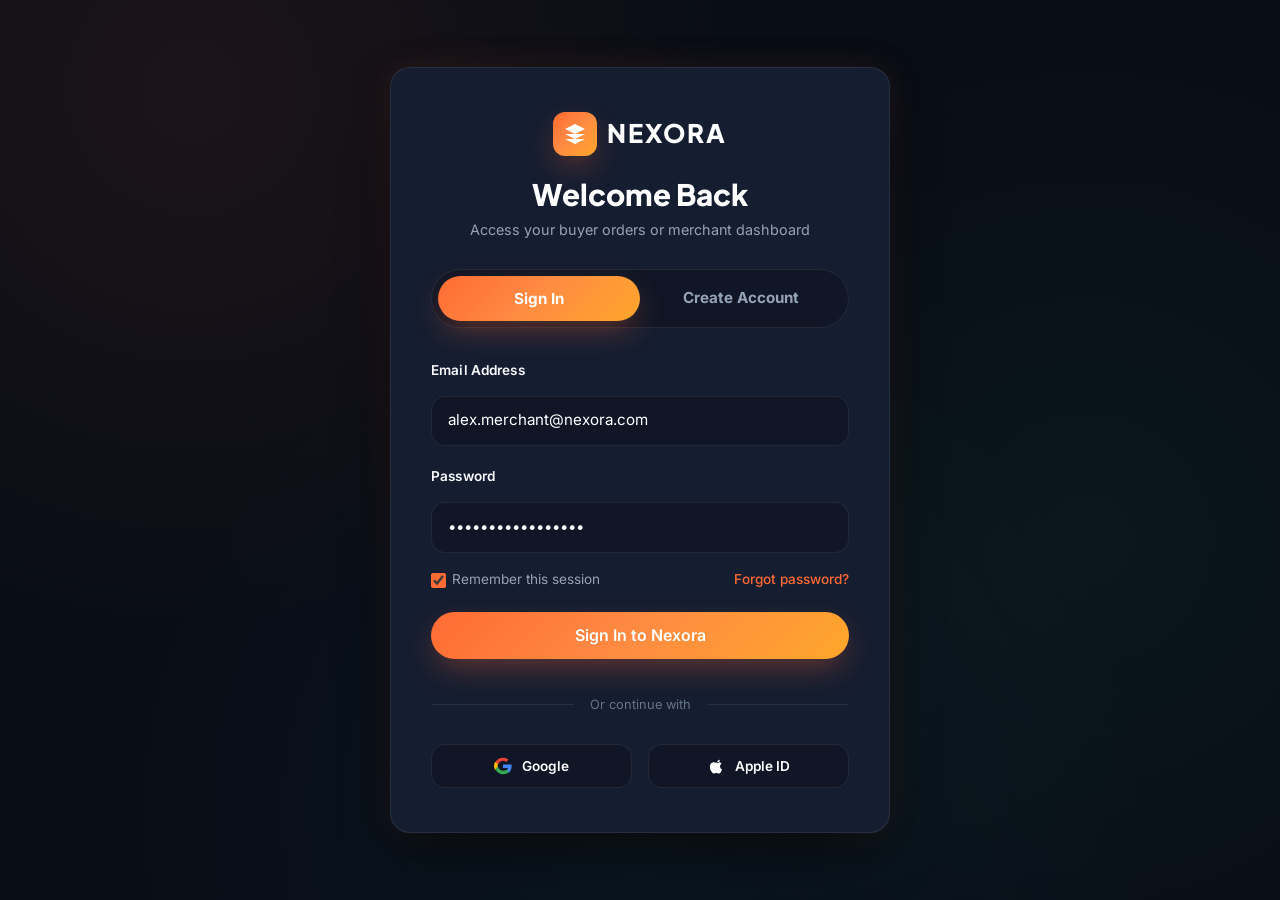
<file: auth.html>
<!DOCTYPE html>
<html lang="en">
<head>
  <meta charset="UTF-8">
  <meta name="viewport" content="width=device-width, initial-scale=1.0">
  <title>Account Authentication — Nexora Multi-Vendor Marketplace</title>
  <meta name="description" content="Sign in or register a new customer or vendor merchant account on Nexora. Join a global community of verified artisan makers and design-conscious buyers.">
  <link rel="stylesheet" href="assets/css/main.css">
  <link rel="icon" type="image/svg+xml" href="data:image/svg+xml,<svg xmlns='http://www.w3.org/2000/svg' viewBox='0 0 24 24' fill='%23FF6B35'><path d='M12 2L2 7l10 5 10-5-10-5zM2 17l10 5 10-5M2 12l10 5 10-5'/></svg>">
  <style>
    .auth-wrapper {
      min-height: 100vh;
      display: flex;
      align-items: center;
      justify-content: center;
      padding: 2.5rem 1.5rem;
      position: relative;
    }
    .auth-card {
      width: 100%;
      max-width: 500px;
      background: var(--bg-card);
      border: 1px solid var(--border-subtle);
      border-radius: var(--radius-lg);
      padding: 2.75rem 2.5rem;
      box-shadow: 0 25px 60px -15px rgba(0, 0, 0, 0.7), 0 0 35px rgba(255, 107, 53, 0.1);
      position: relative;
      z-index: 2;
    }
    .auth-toggle-tabs {
      display: grid;
      grid-template-columns: 1fr 1fr;
      background: var(--bg-surface);
      border: 1px solid var(--border-subtle);
      border-radius: var(--radius-full);
      padding: 0.35rem;
      margin-bottom: 2rem;
    }
    .auth-tab-btn {
      background: transparent;
      border: none;
      color: var(--text-muted);
      font-weight: 700;
      font-size: 0.95rem;
      padding: 0.65rem 0;
      border-radius: var(--radius-full);
      cursor: pointer;
      transition: all var(--transition-fast);
      text-align: center;
      text-decoration: none;
    }
    .auth-tab-btn:hover:not(.active) {
      color: white;
      background: rgba(255, 255, 255, 0.08);
      text-decoration: none;
    }
    .auth-tab-btn.active {
      background: var(--accent-gradient);
      color: white;
      box-shadow: var(--shadow-accent);
    }
    .auth-tab-btn.active:hover {
      filter: brightness(1.08);
      box-shadow: 0 8px 25px rgba(255, 107, 53, 0.45);
    }
    .auth-card a:not(.brand-logo):not(.auth-tab-btn):not(.social-btn) {
      color: var(--accent-primary);
      text-decoration: none;
      transition: all var(--transition-fast);
      cursor: pointer;
    }
    .auth-card a:not(.brand-logo):not(.auth-tab-btn):not(.social-btn):hover {
      color: var(--accent-secondary);
      text-decoration: underline;
      text-underline-offset: 3px;
      text-shadow: 0 0 10px var(--accent-glow);
    }
    .brand-logo {
      transition: transform var(--transition-fast);
    }
    .brand-logo:hover {
      transform: translateY(-2px);
    }
    .brand-logo:hover .brand-icon {
      box-shadow: 0 0 25px var(--accent-glow);
    }
    .auth-form-group {
      margin-bottom: 1.25rem;
    }
    .auth-form-group label {
      display: block;
      font-size: 0.85rem;
      font-weight: 600;
      color: var(--text-main);
      margin-bottom: 0.4rem;
    }
    .auth-input {
      width: 100%;
      background: var(--bg-surface);
      border: 1px solid var(--border-subtle);
      border-radius: var(--radius-md);
      padding: 0.8rem 1rem;
      color: white;
      font-size: 0.95rem;
      outline: none;
      transition: border-color var(--transition-fast), box-shadow var(--transition-fast);
    }
    .auth-input:focus {
      border-color: var(--accent-primary);
      box-shadow: 0 0 0 3px var(--accent-glow);
    }
    .vendor-toggle-box {
      background: rgba(16, 185, 129, 0.1);
      border: 1px solid rgba(16, 185, 129, 0.3);
      border-radius: var(--radius-md);
      padding: 1rem;
      display: flex;
      align-items: center;
      justify-content: space-between;
      margin-bottom: 1.5rem;
    }
    .switch-toggle {
      position: relative;
      display: inline-block;
      width: 48px;
      height: 26px;
    }
    .switch-toggle input {
      opacity: 0;
      width: 0;
      height: 0;
    }
    .switch-slider {
      position: absolute;
      cursor: pointer;
      top: 0;
      left: 0;
      right: 0;
      bottom: 0;
      background-color: #334155;
      transition: 0.3s;
      border-radius: 34px;
    }
    .switch-slider:before {
      position: absolute;
      content: "";
      height: 20px;
      width: 20px;
      left: 3px;
      bottom: 3px;
      background-color: white;
      transition: 0.3s;
      border-radius: 50%;
    }
    input:checked + .switch-slider {
      background-color: var(--trust-emerald);
    }
    input:checked + .switch-slider:before {
      transform: translateX(22px);
    }
    .vendor-fields-container {
      display: none;
      background: rgba(16, 22, 38, 0.6);
      border: 1px dashed rgba(16, 185, 129, 0.4);
      border-radius: var(--radius-md);
      padding: 1.25rem;
      margin-bottom: 1.5rem;
      animation: fadeIn 0.3s ease;
    }
    .social-auth-row {
      display: grid;
      grid-template-columns: 1fr 1fr;
      gap: 1rem;
      margin-top: 1.75rem;
    }
    .social-btn {
      display: flex;
      align-items: center;
      justify-content: center;
      gap: 0.6rem;
      background: var(--bg-surface);
      border: 1px solid var(--border-subtle);
      border-radius: var(--radius-md);
      padding: 0.75rem;
      color: white;
      font-size: 0.85rem;
      font-weight: 600;
      cursor: pointer;
      transition: all var(--transition-fast);
    }
    .social-btn:hover {
      background: var(--bg-card-hover);
      border-color: rgba(255, 255, 255, 0.2);
    }
    @keyframes fadeIn {
      from { opacity: 0; transform: translateY(-8px); }
      to { opacity: 1; transform: translateY(0); }
    }
    @media (max-width: 576px) {
      .auth-card {
        padding: 1.75rem 1.15rem !important;
      }
      .remember-forgot-row {
        font-size: 0.78rem !important;
        gap: 0.5rem !important;
        align-items: center !important;
      }
      .remember-forgot-row label,
      .remember-forgot-row a {
        font-size: 0.78rem !important;
        white-space: nowrap !important;
      }
    }
  </style>
</head>
<body>

  <main class="auth-wrapper">
    <div class="auth-card">
      <div style="text-align: center; margin-bottom: 1.75rem;">
        <a href="index.html" class="brand-logo" style="display: inline-flex; align-items: center; justify-content: center; gap: 0.65rem; text-decoration: none; margin-bottom: 1.25rem;">
          <div class="brand-icon" style="width: 44px; height: 44px; background: var(--accent-gradient); border-radius: 12px; display: flex; align-items: center; justify-content: center; box-shadow: var(--shadow-accent);">
            <svg viewBox="0 0 24 24" width="24" height="24" fill="white"><path d="M12 2L2 7l10 5 10-5-10-5zM2 17l10 5 10-5M2 12l10 5 10-5"/></svg>
          </div>
          <span style="font-family: var(--font-heading); font-size: 1.6rem; font-weight: 800; letter-spacing: 0.08em; color: white;">NEXORA</span>
        </a>
        <h1 style="font-size: 1.85rem; font-weight: 800; color: white;" id="authHeaderTitle">Welcome Back</h1>
        <p style="color: var(--text-muted); font-size: 0.9rem; margin-top: 0.35rem;" id="authHeaderSubtitle">
          Access your buyer orders or merchant dashboard
        </p>
      </div>

      <!-- Tab Switcher: Sign In vs Sign Up -->
      <div class="auth-toggle-tabs">
        <button type="button" class="auth-tab-btn active" id="tabLoginBtn" onclick="switchAuthMode('login')">Sign In</button>
        <a href="register.html" class="auth-tab-btn" id="tabRegisterBtn" style="display: flex; align-items: center; justify-content: center;">Create Account</a>
      </div>

      <!-- Login Form -->
      <form id="loginForm" onsubmit="handleLoginSubmit(event)">
        <div class="auth-form-group">
          <label for="loginEmail">Email Address</label>
          <input type="email" id="loginEmail" class="auth-input" placeholder="name@example.com" required value="alex.merchant@nexora.com">
        </div>

        <div class="auth-form-group">
          <label for="loginPassword">Password</label>
          <input type="password" id="loginPassword" class="auth-input" placeholder="••••••••" required value="NexoraMaster2026!">
        </div>

        <div class="remember-forgot-row" style="display: flex; align-items: center; justify-content: space-between; margin-bottom: 1.5rem; font-size: 0.85rem; flex-wrap: nowrap; width: 100%;">
          <div style="display: flex; align-items: center; gap: 0.4rem; color: var(--text-muted); white-space: nowrap; flex-shrink: 0;">
            <input type="checkbox" id="rememberMe" checked style="accent-color: var(--accent-primary); cursor: pointer; flex-shrink: 0; width: 15px; height: 15px; margin: 0; vertical-align: middle;">
            <label for="rememberMe" style="cursor: pointer; margin-bottom: 0; white-space: nowrap; line-height: 1; display: inline-flex; align-items: center;">Remember this session</label>
          </div>
          <a href="#" onclick="showToast('Password Reset', 'Password recovery link dispatched to your email.', 'info')" style="font-size: 0.85rem; color: var(--accent-primary); font-weight: 500; white-space: nowrap; flex-shrink: 0; line-height: 1; display: inline-flex; align-items: center;">Forgot password?</a>
        </div>

        <button type="submit" class="btn-primary" style="width: 100%; padding: 0.85rem; font-size: 1rem;">
          Sign In to Nexora
        </button>
      </form>

      <!-- Register Form (Hidden by default) -->
      <form id="registerForm" style="display: none;" onsubmit="handleRegisterSubmit(event)">
        <div class="auth-form-group">
          <label for="regName">Full Legal Name</label>
          <input type="text" id="regName" class="auth-input" placeholder="e.g. Henrik Lindqvist" required>
        </div>

        <div class="auth-form-group">
          <label for="regEmail">Email Address</label>
          <input type="email" id="regEmail" class="auth-input" placeholder="name@example.com" required>
        </div>

        <!-- Vendor Toggle -->
        <div class="vendor-toggle-box">
          <div>
            <strong style="color: white; font-size: 0.95rem; display: block;">Register as a Merchant Seller?</strong>
            <span style="font-size: 0.75rem; color: var(--text-dim);">Enable storefront management & direct escrow payouts</span>
          </div>
          <label class="switch-toggle" aria-label="Toggle merchant registration">
            <input type="checkbox" id="vendorModeCheckbox" onchange="toggleVendorFields(this.checked)">
            <span class="switch-slider"></span>
          </label>
        </div>

        <!-- Vendor Specific Fields -->
        <div class="vendor-fields-container" id="vendorFields">
          <div class="auth-form-group">
            <label for="regStoreName">Storefront Name</label>
            <input type="text" id="regStoreName" class="auth-input" placeholder="e.g. Nordic Timber Atelier">
          </div>
          <div class="auth-form-group">
            <label for="regCategory">Primary Product Specialty</label>
            <select id="regCategory" class="auth-input" style="background: var(--bg-surface);">
              <option value="audio">Studio & Audiophile Sound</option>
              <option value="home">Home & Living Decor</option>
              <option value="fashion">Luxury Fashion & Apparel</option>
              <option value="crafts">Artisanal Pottery & Crafts</option>
              <option value="electronics">Consumer Electronics</option>
            </select>
          </div>
          <div style="font-size: 0.75rem; color: var(--trust-emerald);">
            ✓ Instant Level 1 Merchant Verification on approval
          </div>
        </div>

        <div class="auth-form-group">
          <label for="regPassword">Password</label>
          <input type="password" id="regPassword" class="auth-input" placeholder="Min. 8 characters" required minlength="8" oninput="checkPasswordStrength(this.value)">
          <div id="passwordStrengthIndicator" style="height: 4px; background: rgba(255,255,255,0.1); border-radius: 2px; margin-top: 6px; overflow: hidden;">
            <div id="strengthBar" style="height: 100%; width: 20%; background: #EF4444; transition: all 0.3s ease;"></div>
          </div>
          <div id="strengthText" style="font-size: 0.75rem; color: var(--text-dim); margin-top: 4px;">Password strength: Weak</div>
        </div>

        <div style="display: flex; align-items: flex-start; gap: 0.5rem; margin-bottom: 1.5rem; font-size: 0.8rem; color: var(--text-muted);">
          <input type="checkbox" id="agreeTerms" required style="accent-color: var(--accent-primary); margin-top: 3px;">
          <label for="agreeTerms">I accept Nexora's <a href="#" style="color: var(--accent-primary);">Merchant & Buyer Terms</a> and Privacy Policy.</label>
        </div>

        <button type="submit" class="btn-primary" style="width: 100%; padding: 0.85rem; font-size: 1rem;">
          Create Nexora Account
        </button>
      </form>

      <!-- Social Logins -->
      <div style="position: relative; text-align: center; margin-top: 2rem;">
        <span style="background: var(--bg-card); padding: 0 1rem; color: var(--text-dim); font-size: 0.8rem; position: relative; z-index: 1;">Or continue with</span>
        <div style="position: absolute; top: 50%; left: 0; right: 0; height: 1px; background: var(--border-subtle);"></div>
      </div>

      <div class="social-auth-row">
        <button class="social-btn" onclick="mockSocialLogin('Google')">
          <svg width="18" height="18" viewBox="0 0 24 24"><path fill="#EA4335" d="M12 5c1.6 0 3 .6 4.1 1.7l3.1-3.1C17.3 1.8 14.8 1 12 1 7.4 1 3.5 3.6 1.6 7.4l3.7 2.9C6.2 7.4 8.9 5 12 5z"/><path fill="#4285F4" d="M23.5 12.3c0-.8-.1-1.6-.2-2.3H12v4.5h6.5c-.3 1.5-1.1 2.8-2.4 3.7l3.7 2.9c2.2-2 3.7-5 3.7-8.8z"/><path fill="#FBBC05" d="M5.3 14.7c-.2-.7-.4-1.5-.4-2.7s.2-2 .4-2.7L1.6 6.4C.6 8.4 0 10.6 0 12s.6 3.6 1.6 5.6l3.7-2.9z"/><path fill="#34A853" d="M12 23c3.2 0 6-1.1 8-3l-3.7-2.9c-1.1.7-2.5 1.2-4.3 1.2-3.1 0-5.8-2.4-6.7-5.3L1.6 16C3.5 19.8 7.4 23 12 23z"/></svg>
          <span>Google</span>
        </button>
        <button class="social-btn" onclick="mockSocialLogin('Apple')">
          <svg width="18" height="18" viewBox="0 0 24 24" fill="white"><path d="M18.71 19.5c-.83 1.24-1.71 2.45-3.05 2.47-1.34.03-1.77-.79-3.29-.79-1.53 0-2 .77-3.27.82-1.31.05-2.3-1.32-3.14-2.53C4.25 17 2.94 12.45 4.7 9.39c.87-1.52 2.43-2.48 4.12-2.51 1.28-.02 2.5.87 3.29.87.78 0 2.26-1.07 3.81-.91.65.03 2.47.26 3.64 1.98-.09.06-2.17 1.28-2.15 3.81.03 3.02 2.65 4.03 2.68 4.04-.03.07-.42 1.44-1.38 2.83M15.97 6.85c.66-.8 1.11-1.92.99-3.04-.96.04-2.12.64-2.8 1.44-.6.69-1.12 1.82-.98 2.92 1.07.08 2.14-.54 2.79-1.32z"/></svg>
          <span>Apple ID</span>
        </button>
      </div>
    </div>
  </main>





  <script src="assets/js/store.js"></script>
  <script>
    function switchAuthMode(mode) {
      const loginForm = document.getElementById('loginForm');
      const registerForm = document.getElementById('registerForm');
      const loginBtn = document.getElementById('tabLoginBtn');
      const registerBtn = document.getElementById('tabRegisterBtn');
      const title = document.getElementById('authHeaderTitle');
      const subtitle = document.getElementById('authHeaderSubtitle');

      if (mode === 'register') {
        loginForm.style.display = 'none';
        registerForm.style.display = 'block';
        loginBtn.classList.remove('active');
        registerBtn.classList.add('active');
        title.textContent = 'Create an Account';
        subtitle.textContent = 'Start purchasing or launch your independent storefront';
      } else {
        loginForm.style.display = 'block';
        registerForm.style.display = 'none';
        loginBtn.classList.add('active');
        registerBtn.classList.remove('active');
        title.textContent = 'Welcome Back';
        subtitle.textContent = 'Access your buyer orders or merchant dashboard';
      }
    }

    function toggleVendorFields(isChecked) {
      const container = document.getElementById('vendorFields');
      container.style.display = isChecked ? 'block' : 'none';
    }

    function checkPasswordStrength(val) {
      const bar = document.getElementById('strengthBar');
      const text = document.getElementById('strengthText');
      if (val.length < 6) {
        bar.style.width = '20%';
        bar.style.backgroundColor = '#EF4444';
        text.textContent = 'Password strength: Weak';
      } else if (val.length < 10) {
        bar.style.width = '60%';
        bar.style.backgroundColor = '#F59E0B';
        text.textContent = 'Password strength: Medium';
      } else {
        bar.style.width = '100%';
        bar.style.backgroundColor = '#10B981';
        text.textContent = 'Password strength: Strong (Great!)';
      }
    }

    function handleLoginSubmit(e) {
      e.preventDefault();
      const email = document.getElementById('loginEmail').value;
      localStorage.setItem('nexora_user', JSON.stringify({
        email: email,
        name: 'Alex Lindqvist',
        role: 'vendor',
        storeName: 'Apex Audio Labs'
      }));

      showToast('Login Successful', `Welcome back, Alex! Redirecting to dashboard...`, 'success');
      setTimeout(() => {
        window.location.href = 'dashboard.html';
      }, 800);
    }

    function handleRegisterSubmit(e) {
      e.preventDefault();
      const isVendor = document.getElementById('vendorModeCheckbox').checked;
      const name = document.getElementById('regName').value;
      const email = document.getElementById('regEmail').value;
      const storeName = document.getElementById('regStoreName').value || `${name}'s Atelier`;

      localStorage.setItem('nexora_user', JSON.stringify({
        email: email,
        name: name,
        role: isVendor ? 'vendor' : 'buyer',
        storeName: storeName
      }));

      showToast('Registration Complete', `Welcome to Nexora, ${name}! Your account is active.`, 'success');
      setTimeout(() => {
        window.location.href = isVendor ? 'dashboard.html' : 'index.html';
      }, 1000);
    }

    function mockSocialLogin(provider) {
      showToast('OAuth Handshake', `Authenticating securely via ${provider}...`, 'info');
      setTimeout(() => {
        localStorage.setItem('nexora_user', JSON.stringify({
          email: `user@${provider.toLowerCase()}.com`,
          name: `${provider} Verified User`,
          role: 'vendor',
          storeName: 'Apex Audio Labs'
        }));
        showToast('Authorized', `Successfully signed in with ${provider}. Redirecting...`, 'success');
        setTimeout(() => {
          window.location.href = 'dashboard.html';
        }, 600);
      }, 600);
    }

    document.addEventListener('DOMContentLoaded', () => {
      const params = new URLSearchParams(window.location.search);
      if (params.get('role') === 'vendor' || params.get('mode') === 'register') {
        window.location.href = `register.html${window.location.search}`;
      }
    });
  </script>
</body>
</html>
</file>
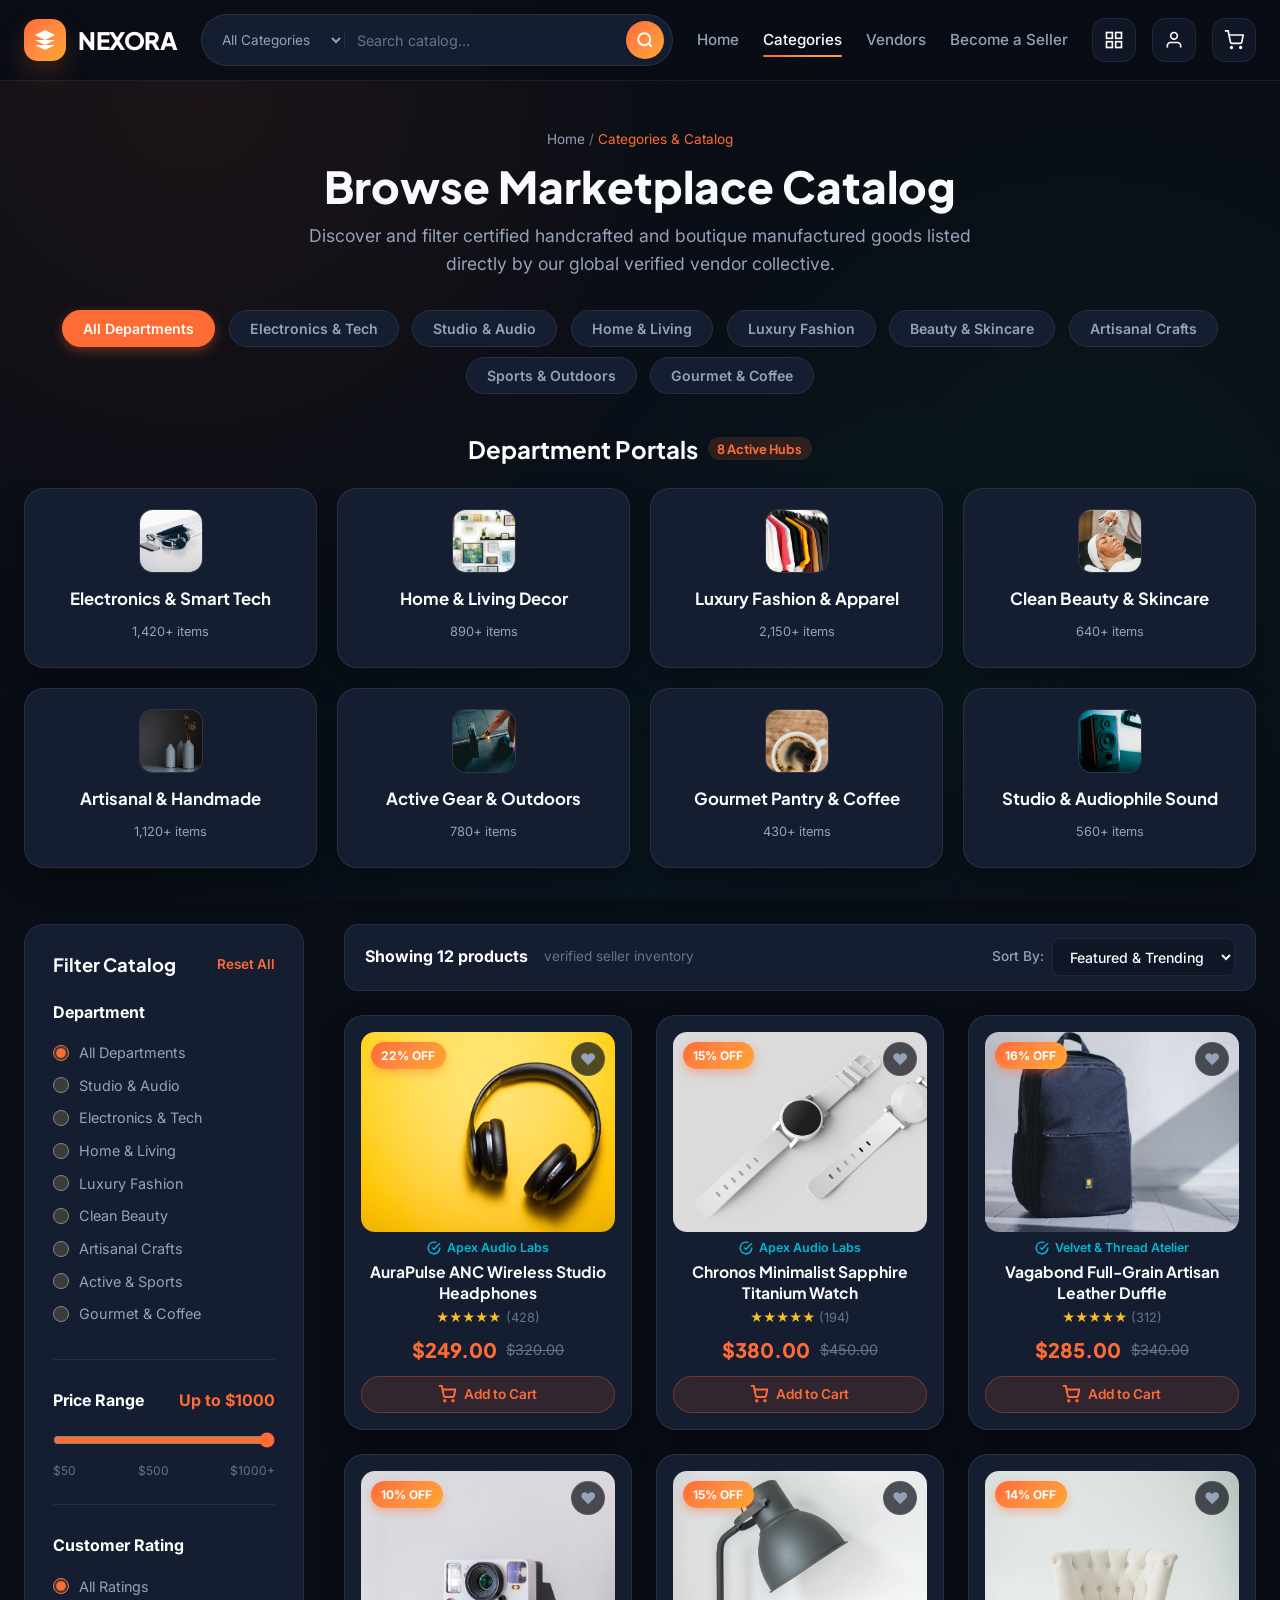
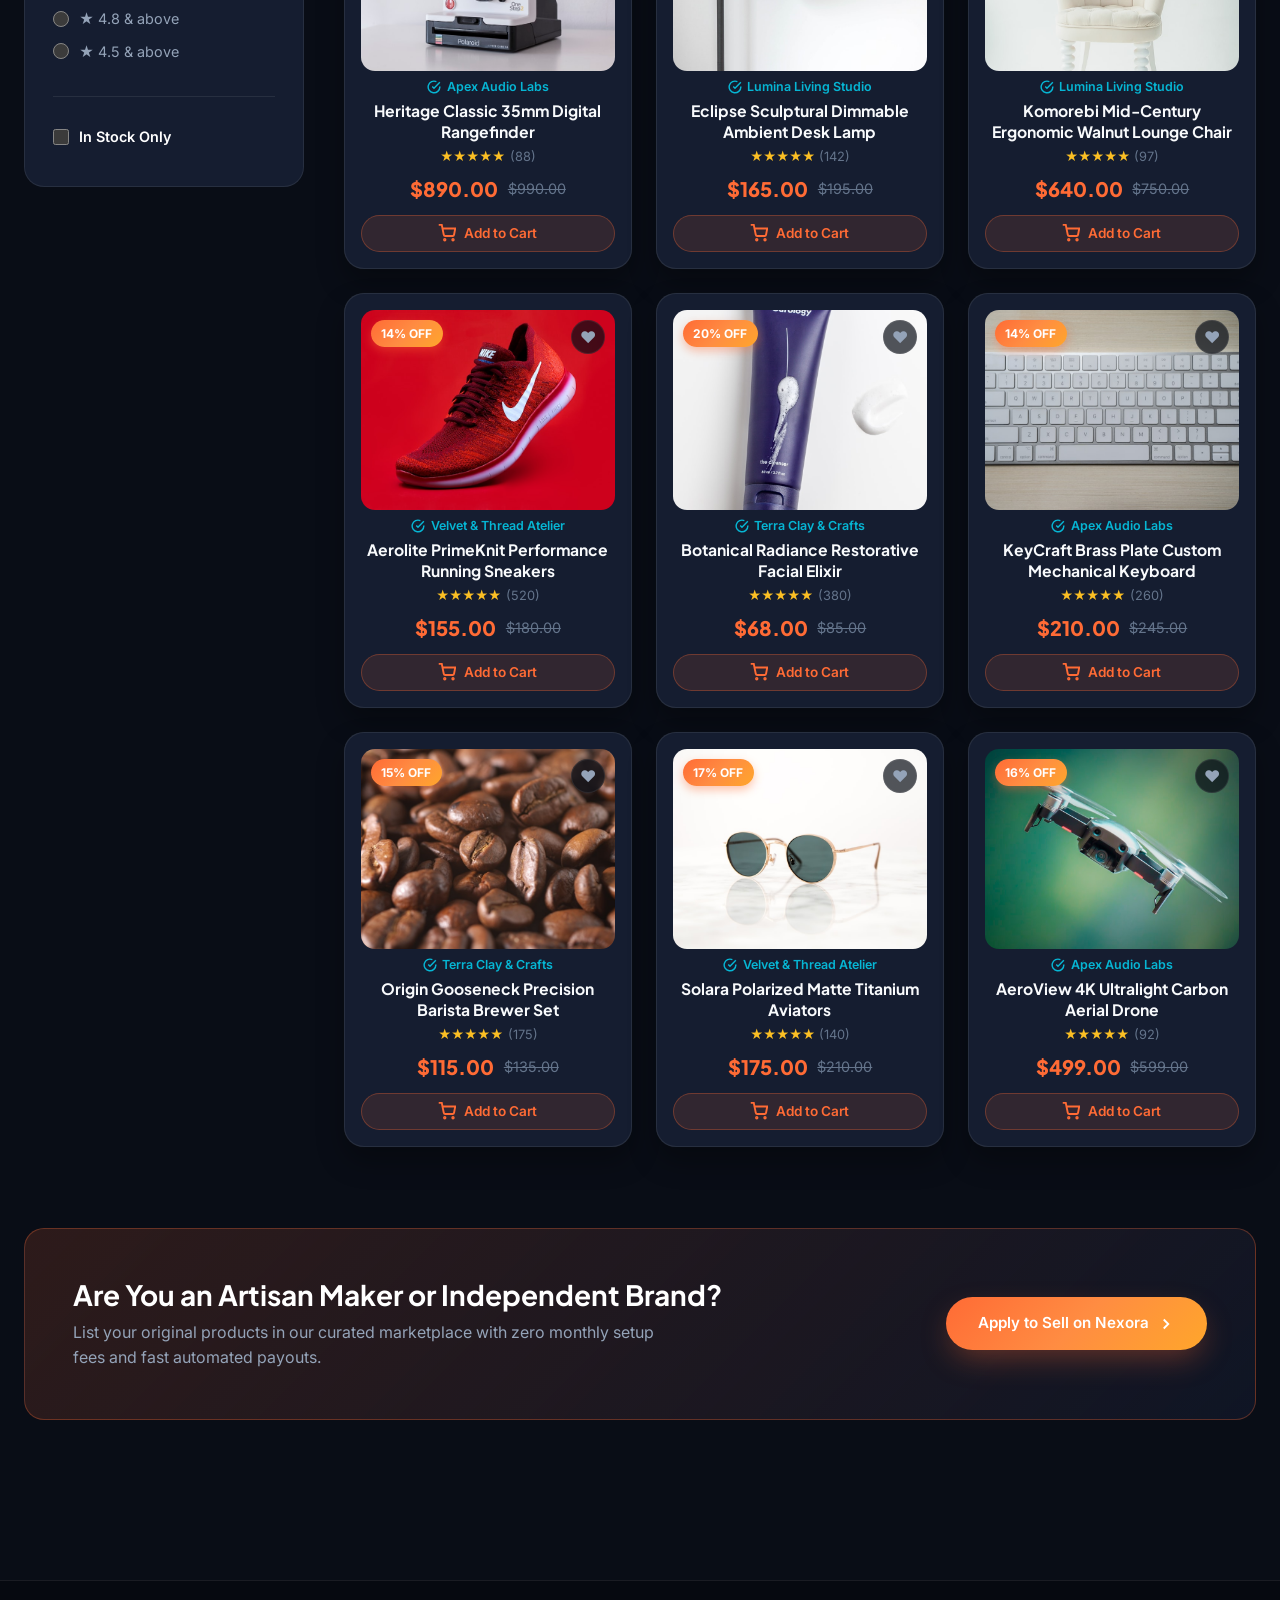
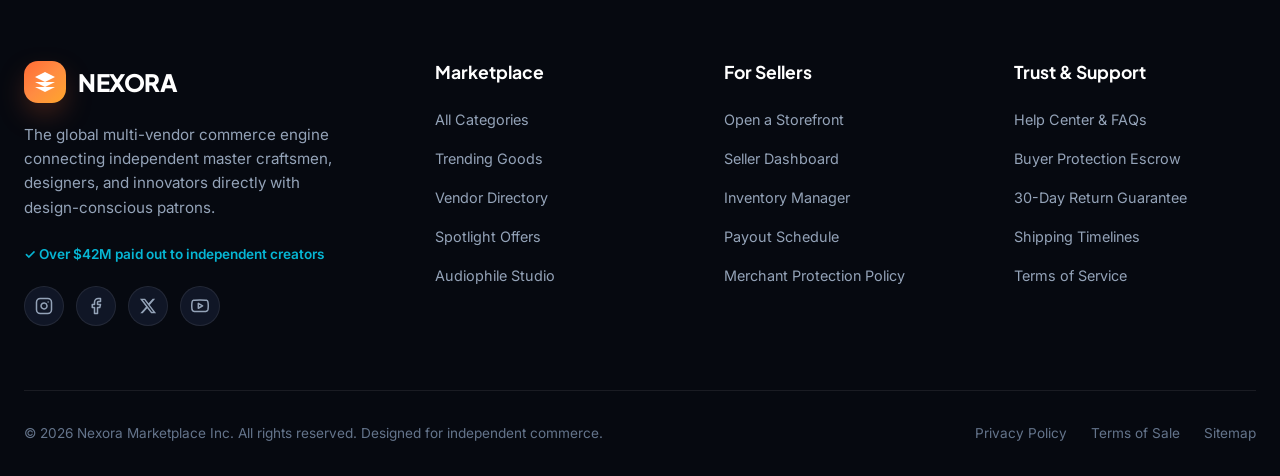
<file: categories.html>
<!DOCTYPE html>
<html lang="en">
<head>
  <meta charset="UTF-8">
  <meta name="viewport" content="width=device-width, initial-scale=1.0">
  <title>Browse Categories & Products — Nexora Multi-Vendor Marketplace</title>
  <meta name="description" content="Explore and filter all product categories on Nexora. Find high-precision audio, boutique fashion, ceramic homewares, and organic skincare from verified makers.">
  <link rel="stylesheet" href="assets/css/main.css">
  <link rel="icon" type="image/svg+xml" href="data:image/svg+xml,<svg xmlns='http://www.w3.org/2000/svg' viewBox='0 0 24 24' fill='%23FF6B35'><path d='M12 2L2 7l10 5 10-5-10-5zM2 17l10 5 10-5M2 12l10 5 10-5'/></svg>">
  <style>
    /* Specific styles for categories page */
    .catalog-layout {
      display: grid;
      grid-template-columns: 280px 1fr;
      grid-template-areas:
        "sidebar topbar"
        "sidebar products";
      gap: 1.5rem 2.5rem;
      margin-top: 2rem;
    }
    .catalog-layout-section {
      display: contents;
    }
    .filter-sidebar {
      grid-area: sidebar;
      background: var(--bg-card);
      border: 1px solid var(--border-subtle);
      border-radius: var(--radius-lg);
      padding: 1.75rem;
      height: fit-content;
      position: sticky;
      top: 100px;
    }
    .filter-group {
      margin-bottom: 1.75rem;
      border-bottom: 1px solid var(--border-subtle);
      padding-bottom: 1.5rem;
    }
    .filter-group:last-child {
      border-bottom: none;
      margin-bottom: 0;
      padding-bottom: 0;
    }
    .filter-title {
      font-size: 1rem;
      font-weight: 700;
      color: white;
      margin-bottom: 1rem;
      display: flex;
      justify-content: space-between;
      align-items: center;
    }
    .filter-option-label {
      display: flex;
      align-items: center;
      gap: 0.6rem;
      font-size: 0.9rem;
      color: var(--text-muted);
      cursor: pointer;
      margin-bottom: 0.6rem;
      transition: color var(--transition-fast);
    }
    .filter-option-label:hover {
      color: white;
    }
    .filter-option-label input[type="radio"],
    .filter-option-label input[type="checkbox"] {
      accent-color: var(--accent-primary);
      width: 16px;
      height: 16px;
      cursor: pointer;
    }
    .filter-range {
      width: 100%;
      accent-color: var(--accent-primary);
      cursor: pointer;
    }
    .category-pills-bar {
      display: flex;
      gap: 0.75rem;
      overflow-x: auto;
      padding-bottom: 0.75rem;
      margin-bottom: 2rem;
    }
    .cat-pill {
      background: var(--bg-card);
      border: 1px solid var(--border-subtle);
      color: var(--text-muted);
      padding: 0.5rem 1.1rem;
      border-radius: var(--radius-full);
      font-size: 0.85rem;
      font-weight: 600;
      white-space: nowrap;
      cursor: pointer;
      transition: all var(--transition-fast);
    }
    .cat-pill:hover, .cat-pill.active {
      background: var(--accent-primary);
      border-color: var(--accent-primary);
      color: white;
      box-shadow: 0 4px 12px var(--accent-glow);
    }
    .catalog-top-bar {
      grid-area: topbar;
      display: flex;
      align-items: center;
      justify-content: space-between;
      background: var(--bg-card);
      border: 1px solid var(--border-subtle);
      border-radius: var(--radius-md);
      padding: 0.85rem 1.25rem;
      margin-bottom: 0;
      gap: 1rem;
      flex-wrap: wrap;
    }
    .top-bar-info {
      display: flex;
      align-items: center;
      flex-wrap: wrap;
      gap: 0.35rem 0.5rem;
    }
    .top-bar-controls {
      display: flex;
      align-items: center;
      gap: 0.75rem;
      flex-wrap: wrap;
    }
    .sort-select-wrapper {
      display: inline-flex;
      align-items: center;
      gap: 0.5rem;
    }
    .sort-label {
      font-size: 0.85rem;
      color: var(--text-muted);
      font-weight: 500;
      white-space: nowrap;
    }
    .sort-select {
      background: var(--bg-surface);
      border: 1px solid var(--border-subtle);
      color: var(--text-main);
      padding: 0.5rem 0.85rem;
      border-radius: var(--radius-sm);
      outline: none;
      cursor: pointer;
      font-size: 0.88rem;
      font-weight: 500;
      height: 38px;
      transition: border-color var(--transition-fast);
    }
    .sort-select:hover, .sort-select:focus {
      border-color: rgba(255, 107, 53, 0.4);
    }
    .catalog-layout .products-grid {
      grid-area: products;
      display: flex !important;
      flex-wrap: wrap !important;
      justify-content: center !important;
      gap: 1.75rem !important;
    }
    .catalog-layout .products-grid > * {
      flex: 0 1 calc((100% - 2 * 1.75rem) / 3) !important;
      max-width: calc((100% - 2 * 1.75rem) / 3) !important;
      width: calc((100% - 2 * 1.75rem) / 3) !important;
      box-sizing: border-box;
    }
    .mobile-filter-btn {
      display: none;
      align-items: center;
      justify-content: center;
      gap: 0.5rem;
      background: rgba(255, 107, 53, 0.12);
      color: var(--accent-primary);
      border: 1px solid rgba(255, 107, 53, 0.35);
      padding: 0 1rem;
      height: 38px;
      border-radius: var(--radius-sm);
      font-weight: 600;
      font-size: 0.88rem;
      cursor: pointer;
      white-space: nowrap;
      transition: all var(--transition-fast);
    }
    .mobile-filter-btn:hover,
    .mobile-filter-btn.active,
    .mobile-filter-btn.has-filters {
      background: var(--accent-gradient);
      color: white;
      border-color: transparent;
      box-shadow: 0 4px 14px var(--accent-glow);
    }
    .active-filter-badge {
      background: white;
      color: var(--accent-primary);
      font-size: 0.75rem;
      font-weight: 800;
      width: 20px;
      height: 20px;
      border-radius: 50%;
      display: inline-flex;
      align-items: center;
      justify-content: center;
    }
    @media (max-width: 1024px) {
      .catalog-layout {
        display: block;
        margin-top: 1.5rem;
      }
      .catalog-layout-section {
        display: flex;
        flex-direction: column;
      }
      .catalog-top-bar {
        display: flex;
        flex-direction: column;
        align-items: stretch;
        padding: 1rem 1.25rem;
        gap: 0.85rem;
        margin-bottom: 1.25rem;
      }
      .top-bar-info {
        display: flex;
        align-items: baseline;
        justify-content: flex-start;
        gap: 0.5rem 0.75rem;
        width: 100%;
        flex-wrap: wrap;
      }
      .top-bar-controls {
        display: flex;
        align-items: center;
        justify-content: space-between;
        width: 100%;
        gap: 0.75rem;
      }
      .mobile-filter-btn {
        display: inline-flex;
        flex: 1 1 0;
        min-width: 0;
        height: 38px;
        justify-content: center;
      }
      .sort-select-wrapper {
        display: flex;
        flex: 1 1 0;
        min-width: 0;
        align-items: center;
        justify-content: flex-end;
        gap: 0.4rem;
        height: 38px;
      }
      .sort-label {
        display: inline-block;
        font-size: 0.83rem;
        color: var(--text-muted);
        white-space: nowrap;
        flex-shrink: 0;
      }
      .sort-select {
        flex: 1;
        min-width: 0;
        width: 100%;
        max-width: 100%;
        height: 38px;
        font-size: 0.85rem;
        padding: 0 0.5rem;
        text-overflow: ellipsis;
      }
      .mobile-filter-close-link {
        display: inline-block !important;
      }
      .filter-sidebar {
        position: static;
        display: none;
        width: 100%;
        margin-bottom: 1.75rem;
        background: var(--bg-card);
        border: 1px solid rgba(255, 107, 53, 0.4);
        border-radius: var(--radius-lg);
        padding: 1.5rem;
        box-shadow: 0 12px 35px rgba(0, 0, 0, 0.6);
      }
      .filter-sidebar.open {
        display: block !important;
        animation: slideDownFilter 0.3s cubic-bezier(0.16, 1, 0.3, 1);
      }
    }
    @media (max-width: 576px) {
      .catalog-top-bar {
        padding: 0.85rem 1rem;
        gap: 0.75rem;
      }
      .top-bar-info {
        display: flex;
        align-items: baseline;
        gap: 0.4rem 0.6rem;
      }
      .top-bar-info .sub-info {
        margin-left: 0 !important;
      }
      .top-bar-controls {
        display: flex;
        align-items: center;
        gap: 0.5rem;
        width: 100%;
      }
      .mobile-filter-btn {
        flex: 1 1 0;
        min-width: 0;
        justify-content: center;
        padding: 0 0.4rem;
        font-size: 0.82rem;
      }
      .sort-select-wrapper {
        flex: 1.1 1 0;
        min-width: 0;
        gap: 0.3rem;
      }
      .sort-label {
        display: inline-block;
        font-size: 0.8rem;
      }
      .sort-select {
        flex: 1;
        min-width: 0;
        font-size: 0.82rem;
        padding: 0 0.35rem;
      }
    }
    @keyframes slideDownFilter {
      from {
        opacity: 0;
        transform: translateY(-10px);
      }
      to {
        opacity: 1;
        transform: translateY(0);
      }
    }
    @media (max-width: 900px) and (min-width: 481px) {
      .catalog-layout .products-grid {
        gap: 1.25rem !important;
      }
      .catalog-layout .products-grid > * {
        flex: 0 1 calc((100% - 1.25rem) / 2) !important;
        max-width: calc((100% - 1.25rem) / 2) !important;
        width: calc((100% - 1.25rem) / 2) !important;
      }
    }
    @media (max-width: 480px) {
      .catalog-layout .products-grid > * {
        flex: 0 1 100% !important;
        max-width: 100% !important;
        width: 100% !important;
      }
    }

    /* iPad Pro & Web Views: Card Spacing & Height Optimization for Categories Page */
    @media (min-width: 901px) {
      /* Prevent grid height from stretching products container */
      .catalog-layout {
        align-items: start;
      }
      .catalog-layout .products-grid {
        align-items: stretch !important;
        align-content: start !important;
        gap: 1.5rem !important;
      }
      .catalog-layout .products-grid > * {
        flex: 0 1 calc((100% - 2 * 1.5rem) / 3) !important;
        max-width: calc((100% - 2 * 1.5rem) / 3) !important;
        width: calc((100% - 2 * 1.5rem) / 3) !important;
      }

      /* Department Portals section cards (.category-card) */
      .categories-grid {
        gap: 1.25rem !important;
        align-content: start !important;
      }
      .categories-grid .category-card {
        padding: 1.25rem 1rem !important;
        gap: 0.6rem !important;
        height: auto !important;
        min-height: 180px !important;
      }
      .categories-grid .category-card .category-icon-box {
        width: 64px !important;
        height: 64px !important;
      }
      .categories-grid .category-card .category-title {
        font-size: 1.05rem !important;
        min-height: auto !important;
        margin-bottom: 0.15rem !important;
      }
      .categories-grid .category-card .category-count {
        font-size: 0.8rem !important;
        margin-top: 0 !important;
      }

      /* Catalog Products section cards (.product-card) */
      .catalog-layout .products-grid .product-card {
        padding: 1rem !important;
        height: auto !important;
        display: flex !important;
        flex-direction: column !important;
        justify-content: flex-start !important;
      }
      .catalog-layout .products-grid .product-card .product-thumb-wrap {
        height: 200px !important;
      }
      .catalog-layout .products-grid .product-card .product-vendor-tag {
        margin-top: 0.35rem !important;
        font-size: 0.78rem !important;
      }
      .catalog-layout .products-grid .product-card .product-title {
        font-size: 0.98rem !important;
        margin: 0.3rem 0 !important;
        line-height: 1.3 !important;
        min-height: 2.6em !important;
      }
      .catalog-layout .products-grid .product-card .product-rating {
        margin-bottom: 0.35rem !important;
        font-size: 0.8rem !important;
      }
      .catalog-layout .products-grid .product-card .product-pricing {
        margin-bottom: 0.6rem !important;
      }
      .catalog-layout .products-grid .product-card .current-price {
        font-size: 1.25rem !important;
      }
      .catalog-layout .products-grid .product-card .add-cart-btn {
        margin-top: auto !important;
        padding: 0.55rem 0.85rem !important;
        font-size: 0.85rem !important;
      }
    }

    @media (min-width: 901px) and (max-width: 1100px) {
      .categories-grid > * {
        flex: 0 1 calc((100% - 2 * 1.25rem) / 3) !important;
        max-width: calc((100% - 2 * 1.25rem) / 3) !important;
        width: calc((100% - 2 * 1.25rem) / 3) !important;
      }
    }
    @media (min-width: 1101px) {
      .categories-grid > * {
        flex: 0 1 calc((100% - 3 * 1.25rem) / 4) !important;
        max-width: calc((100% - 3 * 1.25rem) / 4) !important;
        width: calc((100% - 3 * 1.25rem) / 4) !important;
      }
    }

    /* Web View Only: Category Pills Bar (No Side Scrollbar, Wrapped Flex Layout) */
    @media (min-width: 1025px) {
      .category-pills-bar {
        display: flex !important;
        flex-wrap: wrap !important;
        justify-content: center !important;
        gap: 0.65rem 0.85rem !important;
        overflow-x: visible !important;
        overflow-y: visible !important;
        padding-bottom: 0 !important;
        margin-bottom: 2.5rem !important;
        scrollbar-width: none !important;
      }
      .category-pills-bar::-webkit-scrollbar {
        display: none !important;
      }
      .cat-pill {
        padding: 0.55rem 1.25rem !important;
        font-size: 0.88rem !important;
      }
    }
  </style>
</head>
<body>

  <!-- Navigation Bar -->
  <header class="navbar">
    <div class="container nav-container">
      <a href="index.html" class="brand-logo">
        <div class="brand-icon">
          <svg viewBox="0 0 24 24"><path d="M12 2L2 7l10 5 10-5-10-5zM2 17l10 5 10-5M2 12l10 5 10-5"/></svg>
        </div>
        <span>NEXORA</span>
      </a>

      <!-- Search Bar -->
      <form class="nav-search" id="navSearchForm">
        <select aria-label="Search category filter">
          <option value="all">All Categories</option>
          <option value="audio">Audio & Sound</option>
          <option value="electronics">Electronics</option>
          <option value="home">Home & Living</option>
          <option value="fashion">Fashion</option>
          <option value="beauty">Beauty</option>
        </select>
        <input type="text" id="headerSearchInput" placeholder="Search catalog..." aria-label="Search catalog">
        <button type="submit" class="search-btn" aria-label="Submit search">
          <svg width="18" height="18" viewBox="0 0 24 24" fill="none" stroke="currentColor" stroke-width="2.5"><circle cx="11" cy="11" r="8"></circle><line x1="21" y1="21" x2="16.65" y2="16.65"></line></svg>
        </button>
      </form>

      <nav aria-label="Main Navigation">
        <ul class="nav-links">
          <li><a href="index.html" class="nav-link">Home</a></li>
          <li><a href="categories.html" class="nav-link active">Categories</a></li>
          <li><a href="vendors.html" class="nav-link">Vendors</a></li>
          <li><a href="register.html?role=vendor" class="nav-link">Become a Seller</a></li>
        </ul>
      </nav>

      <div class="nav-actions">
        <a href="dashboard.html" class="action-btn" title="Merchant Dashboard" aria-label="Merchant Dashboard">
          <svg width="20" height="20" viewBox="0 0 24 24" fill="none" stroke="currentColor" stroke-width="2"><rect x="3" y="3" width="7" height="7"></rect><rect x="14" y="3" width="7" height="7"></rect><rect x="14" y="14" width="7" height="7"></rect><rect x="3" y="14" width="7" height="7"></rect></svg>
        </a>
        <a href="auth.html" class="action-btn" title="Sign In / Account" aria-label="Sign In / Account">
          <svg width="20" height="20" viewBox="0 0 24 24" fill="none" stroke="currentColor" stroke-width="2"><path d="M20 21v-2a4 4 0 0 0-4-4H8a4 4 0 0 0-4 4v2"></path><circle cx="12" cy="7" r="4"></circle></svg>
        </a>
        <button class="action-btn" onclick="toggleCartDrawer()" title="Shopping Cart" aria-label="Shopping Cart">
          <svg width="20" height="20" viewBox="0 0 24 24" fill="none" stroke="currentColor" stroke-width="2"><circle cx="9" cy="21" r="1"></circle><circle cx="20" cy="21" r="1"></circle><path d="M1 1h4l2.68 13.39a2 2 0 0 0 2 1.61h9.72a2 2 0 0 0 2-1.61L23 6H6"></path></svg>
          <span class="badge-count cart-badge-count" style="display: none;">0</span>
        </button>
        <button class="mobile-menu-toggle" id="mobileToggle" aria-label="Open navigation menu">
          <svg width="24" height="24" viewBox="0 0 24 24" fill="none" stroke="currentColor" stroke-width="2"><line x1="3" y1="12" x2="21" y2="12"></line><line x1="3" y1="6" x2="21" y2="6"></line><line x1="3" y1="18" x2="21" y2="18"></line></svg>
        </button>
      </div>
    </div>
  </header>

  <!-- Mobile Navigation Drawer -->
  <div class="mobile-menu-backdrop" id="mobileMenuBackdrop" onclick="closeMobileMenu()"></div>
  <aside class="mobile-menu-drawer" id="mobileMenu" aria-label="Mobile Navigation Menu">
    <div class="mobile-menu-header">
      <a href="index.html" class="brand-logo" onclick="closeMobileMenu()">
        <div class="brand-icon" style="width: 36px; height: 36px;">
          <svg viewBox="0 0 24 24" width="20" height="20"><path d="M12 2L2 7l10 5 10-5-10-5zM2 17l10 5 10-5M2 12l10 5 10-5"/></svg>
        </div>
        <span style="font-size: 1.3rem;">NEXORA</span>
      </a>
      <button class="mobile-menu-close-btn" id="mobileMenuClose" onclick="closeMobileMenu()" aria-label="Close navigation menu">✕</button>
    </div>

    <div class="mobile-menu-body">
      <!-- 3 Quick Action Buttons Section -->
      <div class="mobile-actions-section">
        <div class="mobile-section-label">Quick Actions</div>
        <div class="mobile-actions-grid">
          <!-- 1. Merchant Dashboard Button -->
          <a href="dashboard.html" class="mobile-action-card" title="Merchant Dashboard" onclick="closeMobileMenu()">
            <div class="mobile-action-icon">
              <svg width="20" height="20" viewBox="0 0 24 24" fill="none" stroke="currentColor" stroke-width="2"><rect x="3" y="3" width="7" height="7"></rect><rect x="14" y="3" width="7" height="7"></rect><rect x="14" y="14" width="7" height="7"></rect><rect x="3" y="14" width="7" height="7"></rect></svg>
            </div>
            <span>Dashboard</span>
          </a>

          <!-- 2. Sign In / Account Button -->
          <a href="auth.html" class="mobile-action-card" title="Sign In / Account" onclick="closeMobileMenu()">
            <div class="mobile-action-icon">
              <svg width="20" height="20" viewBox="0 0 24 24" fill="none" stroke="currentColor" stroke-width="2"><path d="M20 21v-2a4 4 0 0 0-4-4H8a4 4 0 0 0-4 4v2"></path><circle cx="12" cy="7" r="4"></circle></svg>
            </div>
            <span>Account</span>
          </a>

          <!-- 3. Shopping Cart Button -->
          <button class="mobile-action-card" onclick="closeMobileMenu(); toggleCartDrawer();" type="button" title="Shopping Cart">
            <div class="mobile-action-icon">
              <svg width="20" height="20" viewBox="0 0 24 24" fill="none" stroke="currentColor" stroke-width="2"><circle cx="9" cy="21" r="1"></circle><circle cx="20" cy="21" r="1"></circle><path d="M1 1h4l2.68 13.39a2 2 0 0 0 2 1.61h9.72a2 2 0 0 0 2-1.61L23 6H6"></path></svg>
              <span class="badge-count cart-badge-count" style="display: none;">0</span>
            </div>
            <span>Cart</span>
          </button>
        </div>
      </div>

      <!-- Mobile Search Form -->
      <form class="mobile-search-box" id="mobileSearchForm" onsubmit="handleMobileSearch(event, this)">
        <input type="text" placeholder="Search products, makers..." aria-label="Search catalog">
        <button type="submit" class="search-btn" style="width: 34px; height: 34px;" aria-label="Submit search">
          <svg width="15" height="15" viewBox="0 0 24 24" fill="none" stroke="currentColor" stroke-width="2.5"><circle cx="11" cy="11" r="8"></circle><line x1="21" y1="21" x2="16.65" y2="16.65"></line></svg>
        </button>
      </form>

      <!-- Navigation Links -->
      <nav aria-label="Mobile Navigation Links">
        <div class="mobile-section-label" style="margin-bottom: 0.5rem;">Explore Marketplace</div>
        <ul class="mobile-nav-list">
          <li>
            <a href="index.html" class="mobile-nav-link" onclick="closeMobileMenu()">
              <span>Home</span>
              <svg width="18" height="18" viewBox="0 0 24 24" fill="none" stroke="currentColor" stroke-width="2"><polyline points="9 18 15 12 9 6"></polyline></svg>
            </a>
          </li>
          <li>
            <a href="categories.html" class="mobile-nav-link active" onclick="closeMobileMenu()">
              <span>Categories</span>
              <svg width="18" height="18" viewBox="0 0 24 24" fill="none" stroke="currentColor" stroke-width="2"><polyline points="9 18 15 12 9 6"></polyline></svg>
            </a>
          </li>
          <li>
            <a href="vendors.html" class="mobile-nav-link" onclick="closeMobileMenu()">
              <span>Vendors</span>
              <svg width="18" height="18" viewBox="0 0 24 24" fill="none" stroke="currentColor" stroke-width="2"><polyline points="9 18 15 12 9 6"></polyline></svg>
            </a>
          </li>
          <li>
            <a href="register.html?role=vendor" class="mobile-nav-link" onclick="closeMobileMenu()">
              <span>Become a Seller</span>
              <svg width="18" height="18" viewBox="0 0 24 24" fill="none" stroke="currentColor" stroke-width="2"><polyline points="9 18 15 12 9 6"></polyline></svg>
            </a>
          </li>
        </ul>
      </nav>

      <!-- Seller Promotion in Drawer -->
      <div style="background: linear-gradient(135deg, rgba(255, 107, 53, 0.12), rgba(16, 185, 129, 0.08)); border: 1px solid rgba(255, 107, 53, 0.25); border-radius: var(--radius-md); padding: 1.15rem; text-align: center; margin-top: auto;">
        <div style="font-weight: 700; color: white; font-size: 0.95rem; margin-bottom: 0.25rem;">Sell on Nexora</div>
        <p style="font-size: 0.8rem; color: var(--text-muted); margin-bottom: 0.75rem;">Launch your verified storefront with 0% platform setup fee.</p>
        <a href="register.html?role=vendor" class="btn-primary" style="display: block; font-size: 0.85rem; padding: 0.55rem 1rem; width: 100%; text-decoration: none;">Open Storefront</a>
      </div>
    </div>
  </aside>

  <main class="container" style="padding-top: 3rem; padding-bottom: 5rem;">
    <!-- Page Breadcrumb & Header -->
    <div style="margin-bottom: 2rem; text-align: center;">
      <div style="font-size: 0.85rem; color: var(--text-dim); margin-bottom: 0.5rem;">
        <a href="index.html" style="color: var(--text-muted);">Home</a> / 
        <span style="color: var(--accent-primary);">Categories & Catalog</span>
      </div>
      <h1 style="font-size: 2.75rem; font-weight: 800;">Browse Marketplace Catalog</h1>
      <p style="color: var(--text-muted); font-size: 1.1rem; max-width: 680px; margin: 0.5rem auto 0 auto;">
        Discover and filter certified handcrafted and boutique manufactured goods listed directly by our global verified vendor collective.
      </p>
    </div>

    <!-- Category Pills Quick Filter Bar -->
    <div class="category-pills-bar" id="categoryPills">
      <button class="cat-pill active" data-cat="all">All Departments</button>
      <button class="cat-pill" data-cat="electronics">Electronics & Tech</button>
      <button class="cat-pill" data-cat="audio">Studio & Audio</button>
      <button class="cat-pill" data-cat="home">Home & Living</button>
      <button class="cat-pill" data-cat="fashion">Luxury Fashion</button>
      <button class="cat-pill" data-cat="beauty">Beauty & Skincare</button>
      <button class="cat-pill" data-cat="crafts">Artisanal Crafts</button>
      <button class="cat-pill" data-cat="sports">Sports & Outdoors</button>
      <button class="cat-pill" data-cat="gourmet">Gourmet & Coffee</button>
    </div>

    <!-- Category Visual Cards Grid -->
    <div style="margin-bottom: 3.5rem;">
      <h2 style="font-size: 1.5rem; margin-bottom: 1.5rem; color: white; display: flex; align-items: center; justify-content: center; gap: 0.6rem; text-align: center;">
        <span>Department Portals</span>
        <span style="font-size: 0.8rem; background: rgba(255, 107, 53, 0.15); color: var(--accent-primary); padding: 0.2rem 0.6rem; border-radius: var(--radius-full);">8 Active Hubs</span>
      </h2>
      <div class="categories-grid" id="categoriesGrid">
        <!-- Injected via JavaScript from MARKETPLACE_DATA -->
      </div>
    </div>

    <!-- Main Product Catalog Area with Filter Sidebar -->
    <div class="catalog-layout">
      <!-- Products Grid & Controls Section (contains sticky filterSidebar on desktop & dropdown under top-bar on tab/mobile) -->
      <section class="catalog-layout-section" aria-label="Product Search Results">
        <div class="catalog-top-bar">
          <div class="top-bar-info">
            <span id="resultsCount" style="font-weight: 700; color: white;">Showing 12 products</span>
            <span class="sub-info" style="font-size: 0.85rem; color: var(--text-dim); margin-left: 0.5rem;">verified seller inventory</span>
          </div>

          <div class="top-bar-controls">
            <button class="mobile-filter-btn" id="mobileFilterBtn" onclick="toggleMobileFilters()" type="button" aria-expanded="false" aria-controls="filterSidebar">
              <svg width="16" height="16" viewBox="0 0 24 24" fill="none" stroke="currentColor" stroke-width="2.5"><polygon points="22 3 2 3 10 12.46 10 19 14 21 14 12.46 22 3"></polygon></svg>
              <span>Filter Catalog</span>
              <span class="active-filter-badge" id="activeFilterBadge" style="display: none;">0</span>
            </button>

            <div class="sort-select-wrapper">
              <label for="sortSelect" class="sort-label">Sort By:</label>
              <select id="sortSelect" class="sort-select" onchange="applyFilters()">
                <option value="featured">Featured & Trending</option>
                <option value="price-low">Price: Low to High</option>
                <option value="price-high">Price: High to Low</option>
                <option value="rating">Highest Rated</option>
                <option value="reviews">Most Reviews</option>
              </select>
            </div>
          </div>
        </div>

        <!-- Filter Sidebar / Expandable Options Panel (Expands directly under Filter Catalog button on tab & mobile) -->
        <aside class="filter-sidebar" id="filterSidebar" aria-label="Catalog Filters">
          <div style="display: flex; justify-content: space-between; align-items: center; margin-bottom: 1.5rem;">
            <h3 style="font-size: 1.15rem; color: white;">Filter Catalog</h3>
            <div style="display: flex; align-items: center; gap: 0.75rem;">
              <button onclick="resetFilters()" style="background: none; border: none; color: var(--accent-primary); font-size: 0.85rem; cursor: pointer; font-weight: 600;">Reset All</button>
              <button onclick="toggleMobileFilters()" class="mobile-filter-close-link" style="display: none; background: rgba(255,255,255,0.08); border: 1px solid var(--border-subtle); color: white; padding: 0.25rem 0.6rem; border-radius: var(--radius-sm); font-size: 0.8rem; cursor: pointer;">✕ Close</button>
            </div>
          </div>

          <!-- Filter 1: Departments -->
          <div class="filter-group">
            <div class="filter-title">Department</div>
            <div id="filterCategoryRadios">
              <label class="filter-option-label">
                <input type="radio" name="deptFilter" value="all" checked onchange="applyFilters()">
                <span>All Departments</span>
              </label>
              <label class="filter-option-label">
                <input type="radio" name="deptFilter" value="audio" onchange="applyFilters()">
                <span>Studio & Audio</span>
              </label>
              <label class="filter-option-label">
                <input type="radio" name="deptFilter" value="electronics" onchange="applyFilters()">
                <span>Electronics & Tech</span>
              </label>
              <label class="filter-option-label">
                <input type="radio" name="deptFilter" value="home" onchange="applyFilters()">
                <span>Home & Living</span>
              </label>
              <label class="filter-option-label">
                <input type="radio" name="deptFilter" value="fashion" onchange="applyFilters()">
                <span>Luxury Fashion</span>
              </label>
              <label class="filter-option-label">
                <input type="radio" name="deptFilter" value="beauty" onchange="applyFilters()">
                <span>Clean Beauty</span>
              </label>
              <label class="filter-option-label">
                <input type="radio" name="deptFilter" value="crafts" onchange="applyFilters()">
                <span>Artisanal Crafts</span>
              </label>
              <label class="filter-option-label">
                <input type="radio" name="deptFilter" value="sports" onchange="applyFilters()">
                <span>Active & Sports</span>
              </label>
              <label class="filter-option-label">
                <input type="radio" name="deptFilter" value="gourmet" onchange="applyFilters()">
                <span>Gourmet & Coffee</span>
              </label>
            </div>
          </div>

          <!-- Filter 2: Max Price Range -->
          <div class="filter-group">
            <div class="filter-title">
              <span>Price Range</span>
              <span id="priceDisplay" style="color: var(--accent-primary); font-weight: 700;">Up to $1000</span>
            </div>
            <input type="range" class="filter-range" id="priceRange" min="50" max="1000" step="25" value="1000" oninput="updatePriceLabel(this.value)" onchange="applyFilters()">
            <div style="display: flex; justify-content: space-between; font-size: 0.75rem; color: var(--text-dim); margin-top: 0.35rem;">
              <span>$50</span>
              <span>$500</span>
              <span>$1000+</span>
            </div>
          </div>

          <!-- Filter 3: Minimum Rating -->
          <div class="filter-group">
            <div class="filter-title">Customer Rating</div>
            <label class="filter-option-label">
              <input type="radio" name="ratingFilter" value="0" checked onchange="applyFilters()">
              <span>All Ratings</span>
            </label>
            <label class="filter-option-label">
              <input type="radio" name="ratingFilter" value="4.8" onchange="applyFilters()">
              <span>★ 4.8 & above</span>
            </label>
            <label class="filter-option-label">
              <input type="radio" name="ratingFilter" value="4.5" onchange="applyFilters()">
              <span>★ 4.5 & above</span>
            </label>
          </div>

          <!-- Filter 4: In-Stock Only -->
          <div class="filter-group">
            <label class="filter-option-label" style="font-weight: 600; color: white;">
              <input type="checkbox" id="stockOnly" onchange="applyFilters()">
              <span>In Stock Only</span>
            </label>
          </div>
        </aside>

        <div class="products-grid" id="catalogProductsGrid">
          <!-- Populated dynamically via JS -->
        </div>

        <!-- Empty state container -->
        <div id="emptyCatalogState" style="display:none; text-align: center; padding: 5rem 1rem; background: var(--bg-card); border-radius: var(--radius-lg); border: 1px solid var(--border-subtle);">
          <div style="font-size: 3rem; margin-bottom: 1rem;">🔍</div>
          <h3 style="font-size: 1.5rem; color: white; margin-bottom: 0.5rem;">No Matching Products Found</h3>
          <p style="color: var(--text-muted); font-size: 0.95rem; margin-bottom: 1.5rem;">Try relaxing your price filters or selecting another department category.</p>
          <button class="btn-primary" onclick="resetFilters()">Reset All Filters</button>
        </div>
      </section>
    </div>

    <!-- Bottom CTA Banner -->
    <div style="margin-top: 5rem; background: linear-gradient(135deg, rgba(255, 107, 53, 0.15) 0%, rgba(16, 22, 38, 0.95) 100%); border: 1px solid rgba(255, 107, 53, 0.3); border-radius: var(--radius-lg); padding: 3rem; display: flex; align-items: center; justify-content: space-between; flex-wrap: wrap; gap: 2rem;">
      <div>
        <h2 style="font-size: 1.75rem; color: white; margin-bottom: 0.5rem;">Are You an Artisan Maker or Independent Brand?</h2>
        <p style="color: var(--text-muted); max-width: 600px;">List your original products in our curated marketplace with zero monthly setup fees and fast automated payouts.</p>
      </div>
      <a href="register.html?role=vendor" class="btn-primary" style="padding: 0.9rem 2rem;">
        <span>Apply to Sell on Nexora</span>
        <svg width="18" height="18" viewBox="0 0 24 24" fill="none" stroke="currentColor" stroke-width="2.5"><polyline points="9 18 15 12 9 6"></polyline></svg>
      </a>
    </div>
  </main>

  <!-- Global Cart Drawer & Backdrop -->
  <div class="cart-backdrop" id="cartBackdrop"></div>
  <aside class="cart-drawer" id="cartDrawer" aria-label="Shopping Cart Drawer">
    <div class="cart-header">
      <div style="display: flex; align-items: center; gap: 0.6rem;">
        <svg width="22" height="22" viewBox="0 0 24 24" fill="none" stroke="var(--accent-primary)" stroke-width="2.5"><circle cx="9" cy="21" r="1"></circle><circle cx="20" cy="21" r="1"></circle><path d="M1 1h4l2.68 13.39a2 2 0 0 0 2 1.61h9.72a2 2 0 0 0 2-1.61L23 6H6"></path></svg>
        <h3 style="font-size: 1.25rem; font-weight: 700; color: white;">Your Shopping Cart</h3>
      </div>
      <button class="cart-close-btn" onclick="toggleCartDrawer()" aria-label="Close cart">✕</button>
    </div>
    <div class="cart-items-list" id="cartItemsList"></div>
    <div class="cart-footer">
      <div class="cart-total-row">
        <span>Cart Subtotal</span>
        <span id="cartSubtotal">$0.00</span>
      </div>
      <div class="cart-total-row">
        <span>Standard Insured Shipping</span>
        <span style="color: var(--trust-emerald);">Calculated at step</span>
      </div>
      <div class="cart-total-row grand-total">
        <span>Estimated Total</span>
        <span id="cartGrandTotal" style="color: var(--accent-primary);">$0.00</span>
      </div>
      <button class="btn-primary" style="width: 100%; padding: 0.95rem;" onclick="showToast('Checkout Initialized', 'Connecting to secure multi-vendor payment escrow...', 'success')">
        Proceed to Secure Checkout
      </button>
    </div>
  </aside>

  <!-- Global Footer -->
  <footer class="footer">
    <div class="container">
      <div class="footer-grid">
        <div class="footer-brand">
          <div class="brand-logo" style="margin-bottom: 1rem;">
            <div class="brand-icon">
              <svg viewBox="0 0 24 24"><path d="M12 2L2 7l10 5 10-5-10-5zM2 17l10 5 10-5M2 12l10 5 10-5"/></svg>
            </div>
            <span>NEXORA</span>
          </div>
          <p>The global multi-vendor commerce engine connecting independent master craftsmen, designers, and innovators directly with design-conscious patrons.</p>
          <div style="color: var(--trust-cyan); font-size: 0.85rem; font-weight: 600;">
            ✓ Over $42M paid out to independent creators
          </div>
          <div class="footer-social-links" aria-label="Social media channels">
            <a href="https://instagram.com" target="_blank" rel="noopener noreferrer" class="social-icon-btn" aria-label="Instagram" title="Instagram">
              <svg width="18" height="18" viewBox="0 0 24 24" fill="none" stroke="currentColor" stroke-width="2" stroke-linecap="round" stroke-linejoin="round"><rect x="2" y="2" width="20" height="20" rx="5" ry="5"></rect><path d="M16 11.37A4 4 0 1 1 12.63 8 4 4 0 0 1 16 11.37z"></path><line x1="17.5" y1="6.5" x2="17.51" y2="6.5"></line></svg>
            </a>
            <a href="https://facebook.com" target="_blank" rel="noopener noreferrer" class="social-icon-btn" aria-label="Facebook" title="Facebook">
              <svg width="18" height="18" viewBox="0 0 24 24" fill="none" stroke="currentColor" stroke-width="2" stroke-linecap="round" stroke-linejoin="round"><path d="M18 2h-3a5 5 0 0 0-5 5v3H7v4h3v8h4v-8h3l1-4h-4V7a1 1 0 0 1 1-1h3z"></path></svg>
            </a>
            <a href="https://x.com" target="_blank" rel="noopener noreferrer" class="social-icon-btn" aria-label="X (Twitter)" title="X (Twitter)">
              <svg width="18" height="18" viewBox="0 0 24 24" fill="currentColor"><path d="M18.244 2.25h3.308l-7.227 8.26 8.502 11.24H16.17l-5.214-6.817L4.99 21.75H1.68l7.73-8.835L1.254 2.25H8.08l4.713 6.231zm-1.161 17.52h1.833L7.084 4.126H5.117z"/></svg>
            </a>
            <a href="https://youtube.com" target="_blank" rel="noopener noreferrer" class="social-icon-btn" aria-label="YouTube" title="YouTube">
              <svg width="18" height="18" viewBox="0 0 24 24" fill="none" stroke="currentColor" stroke-width="2" stroke-linecap="round" stroke-linejoin="round"><path d="M22.54 6.42a2.78 2.78 0 0 0-1.94-2C18.88 4 12 4 12 4s-6.88 0-8.6.46a2.78 2.78 0 0 0-1.94 2A29 29 0 0 0 1 11.75a29 29 0 0 0 .46 5.33A2.78 2.78 0 0 0 3.4 19c1.72.46 8.6.46 8.6.46s6.88 0 8.6-.46a2.78 2.78 0 0 0 1.94-2 29 29 0 0 0 .46-5.25 29 29 0 0 0-.46-5.33z"></path><polygon points="9.75 15.02 15.5 11.75 9.75 8.48 9.75 15.02"></polygon></svg>
            </a>
          </div>
        </div>

        <div>
          <h4 class="footer-title">Marketplace</h4>
          <ul class="footer-links">
            <li><a href="categories.html">All Categories</a></li>
            <li><a href="categories.html?sort=trending">Trending Goods</a></li>
            <li><a href="vendors.html">Vendor Directory</a></li>
            <li><a href="categories.html?deals=true">Spotlight Offers</a></li>
            <li><a href="categories.html?cat=audio">Audiophile Studio</a></li>
          </ul>
        </div>

        <div>
          <h4 class="footer-title">For Sellers</h4>
          <ul class="footer-links">
            <li><a href="register.html?role=vendor">Open a Storefront</a></li>
            <li><a href="dashboard.html">Seller Dashboard</a></li>
            <li><a href="dashboard.html">Inventory Manager</a></li>
            <li><a href="dashboard.html">Payout Schedule</a></li>
            <li><a href="register.html?role=vendor">Merchant Protection Policy</a></li>
          </ul>
        </div>

        <div>
          <h4 class="footer-title">Trust & Support</h4>
          <ul class="footer-links">
            <li><a href="#">Help Center & FAQs</a></li>
            <li><a href="#">Buyer Protection Escrow</a></li>
            <li><a href="#">30-Day Return Guarantee</a></li>
            <li><a href="#">Shipping Timelines</a></li>
            <li><a href="#">Terms of Service</a></li>
          </ul>
        </div>
      </div>

      <div class="footer-bottom">
        <div>© 2026 Nexora Marketplace Inc. All rights reserved. Designed for independent commerce.</div>
        <div style="display: flex; gap: 1.5rem;">
          <a href="#">Privacy Policy</a>
          <a href="#">Terms of Sale</a>
          <a href="sitemap.xml">Sitemap</a>
        </div>
      </div>
    </div>
  </footer>

  <script src="assets/js/tilt.js"></script>
  <script src="assets/js/store.js"></script>
  <script>
    // Populate Category Visual Cards
    function renderCategoryCards() {
      const grid = document.getElementById('categoriesGrid');
      if (!grid) return;
      grid.innerHTML = MARKETPLACE_DATA.categories.map(c => {
        const imgSrc = c.image.startsWith('assets/') ? c.image : 'assets/' + c.image.replace(/^[./]+/, '');
        return `
        <div class="tilt-card category-card" onclick="selectCategory('${c.id}')">
          <div class="category-icon-box">
            <img src="${imgSrc}" alt="${c.name} department" loading="lazy" onerror="this.onerror=null; this.src='assets/images/'+this.src.split('/').pop();">
          </div>
          <h3 class="category-title">${c.name}</h3>
          <p class="category-count">${c.count}</p>
        </div>
      `;}).join('');
      initTiltEffect('#categoriesGrid .tilt-card');
    }

    function selectCategory(catId) {
      // Update pills
      document.querySelectorAll('.cat-pill').forEach(pill => {
        pill.classList.toggle('active', pill.dataset.cat === catId);
      });
      // Update radio
      const radio = document.querySelector(`input[name="deptFilter"][value="${catId}"]`);
      if (radio) radio.checked = true;
      applyFilters();
    }

    function updatePriceLabel(val) {
      document.getElementById('priceDisplay').textContent = `Up to $${val}`;
    }

    function resetFilters() {
      document.querySelector('input[name="deptFilter"][value="all"]').checked = true;
      document.querySelectorAll('.cat-pill').forEach(p => p.classList.toggle('active', p.dataset.cat === 'all'));
      document.getElementById('priceRange').value = 1000;
      updatePriceLabel(1000);
      document.querySelector('input[name="ratingFilter"][value="0"]').checked = true;
      document.getElementById('stockOnly').checked = false;
      document.getElementById('sortSelect').value = 'featured';
      applyFilters();
    }

    function toggleMobileFilters() {
      const sidebar = document.getElementById('filterSidebar');
      const btn = document.getElementById('mobileFilterBtn');
      if (!sidebar) return;
      const isOpen = sidebar.classList.contains('open');
      if (isOpen) {
        sidebar.classList.remove('open');
        btn?.classList.remove('active');
        btn?.setAttribute('aria-expanded', 'false');
      } else {
        sidebar.classList.add('open');
        btn?.classList.add('active');
        btn?.setAttribute('aria-expanded', 'true');
      }
    }

    function applyFilters() {
      const selectedCat = document.querySelector('input[name="deptFilter"]:checked')?.value || 'all';
      const maxPrice = parseFloat(document.getElementById('priceRange').value) || 1000;
      const minRating = parseFloat(document.querySelector('input[name="ratingFilter"]:checked')?.value) || 0;
      const stockOnly = document.getElementById('stockOnly').checked;
      const sortBy = document.getElementById('sortSelect').value;

      // Update active filter badge for mobile/tab filter button
      let activeCount = 0;
      if (selectedCat !== 'all') activeCount++;
      if (maxPrice < 1000) activeCount++;
      if (minRating > 0) activeCount++;
      if (stockOnly) activeCount++;

      const filterBadge = document.getElementById('activeFilterBadge');
      const filterBtn = document.getElementById('mobileFilterBtn');
      if (filterBadge) {
        if (activeCount > 0) {
          filterBadge.textContent = activeCount;
          filterBadge.style.display = 'inline-flex';
          filterBtn?.classList.add('has-filters');
        } else {
          filterBadge.style.display = 'none';
          filterBtn?.classList.remove('has-filters');
        }
      }

      // Sync pills with radio
      document.querySelectorAll('.cat-pill').forEach(p => {
        p.classList.toggle('active', p.dataset.cat === selectedCat);
      });

      let products = [...getCatalog()];

      // URL search query check
      const urlParams = new URLSearchParams(window.location.search);
      const searchParam = urlParams.get('search');
      if (searchParam) {
        const query = searchParam.toLowerCase();
        products = products.filter(p => p.name.toLowerCase().includes(query) || p.description.toLowerCase().includes(query) || p.vendorName.toLowerCase().includes(query));
      }

      // Department Filter
      if (selectedCat !== 'all') {
        products = products.filter(p => p.category === selectedCat);
      }

      // Price Filter
      products = products.filter(p => p.price <= maxPrice);

      // Rating Filter
      if (minRating > 0) {
        products = products.filter(p => p.rating >= minRating);
      }

      // Stock Filter
      if (stockOnly) {
        products = products.filter(p => p.stock > 0);
      }

      // Sort
      if (sortBy === 'price-low') {
        products.sort((a, b) => a.price - b.price);
      } else if (sortBy === 'price-high') {
        products.sort((a, b) => b.price - a.price);
      } else if (sortBy === 'rating') {
        products.sort((a, b) => b.rating - a.rating);
      } else if (sortBy === 'reviews') {
        products.sort((a, b) => b.reviewsCount - a.reviewsCount);
      }

      // Render Products
      const grid = document.getElementById('catalogProductsGrid');
      const emptyState = document.getElementById('emptyCatalogState');
      const countEl = document.getElementById('resultsCount');

      if (countEl) countEl.textContent = `Showing ${products.length} products`;

      if (products.length === 0) {
        grid.style.display = 'none';
        emptyState.style.display = 'block';
        return;
      }

      grid.style.display = 'grid';
      emptyState.style.display = 'none';

      grid.innerHTML = products.map(p => {
        const imgSrc = p.image.startsWith('assets/') ? p.image : 'assets/' + p.image.replace(/^[./]+/, '');
        return `
        <div class="tilt-card product-card">
          <div class="product-thumb-wrap">
            ${p.discount ? `<span class="discount-badge">${p.discount}</span>` : ''}
            <button class="wishlist-toggle" onclick="toggleWishlist('${p.id}', this)" aria-label="Add to wishlist">♥</button>
            <a href="product-details.html?id=${p.id}" style="width: 100%; height: 100%;">
              <img src="${imgSrc}" alt="${p.name}" loading="lazy" onerror="this.onerror=null; this.src='assets/images/'+this.src.split('/').pop();">
            </a>
          </div>
          <a href="vendor-store.html?vendor=${p.vendorId}" class="product-vendor-tag">
            <svg width="14" height="14" viewBox="0 0 24 24" fill="none" stroke="currentColor" stroke-width="2.5"><path d="M22 11.08V12a10 10 0 1 1-5.93-9.14"></path><polyline points="22 4 12 14.01 9 11.01"></polyline></svg>
            <span>${p.vendorName}</span>
          </a>
          <h3 class="product-title">
            <a href="product-details.html?id=${p.id}">${p.name}</a>
          </h3>
          <div class="product-rating">
            <span>★★★★★</span>
            <span style="color: var(--text-dim); font-size: 0.8rem;">(${p.reviewsCount})</span>
          </div>
          <div class="product-pricing">
            <span class="current-price">$${p.price.toFixed(2)}</span>
            ${p.originalPrice ? `<span class="original-price">$${p.originalPrice.toFixed(2)}</span>` : ''}
          </div>
          <button class="add-cart-btn" onclick="addToCart('${p.id}', 1)">
            <svg width="18" height="18" viewBox="0 0 24 24" fill="none" stroke="currentColor" stroke-width="2.5"><circle cx="9" cy="21" r="1"></circle><circle cx="20" cy="21" r="1"></circle><path d="M1 1h4l2.68 13.39a2 2 0 0 0 2 1.61h9.72a2 2 0 0 0 2-1.61L23 6H6"></path></svg>
            <span>Add to Cart</span>
          </button>
        </div>
        `;
      }).join('');

      initTiltEffect('#catalogProductsGrid .tilt-card');
    }

    document.addEventListener('DOMContentLoaded', () => {
      renderCategoryCards();

      // Check URL parameters for cat or search
      const params = new URLSearchParams(window.location.search);
      const catParam = params.get('cat');
      if (catParam && catParam !== 'all') {
        const radio = document.querySelector(`input[name="deptFilter"][value="${catParam}"]`);
        if (radio) radio.checked = true;
      }

      // Attach pill click listeners
      document.querySelectorAll('.cat-pill').forEach(pill => {
        pill.addEventListener('click', () => {
          selectCategory(pill.dataset.cat);
        });
      });

      applyFilters();
    });
  </script>
</body>
</html>
</file>
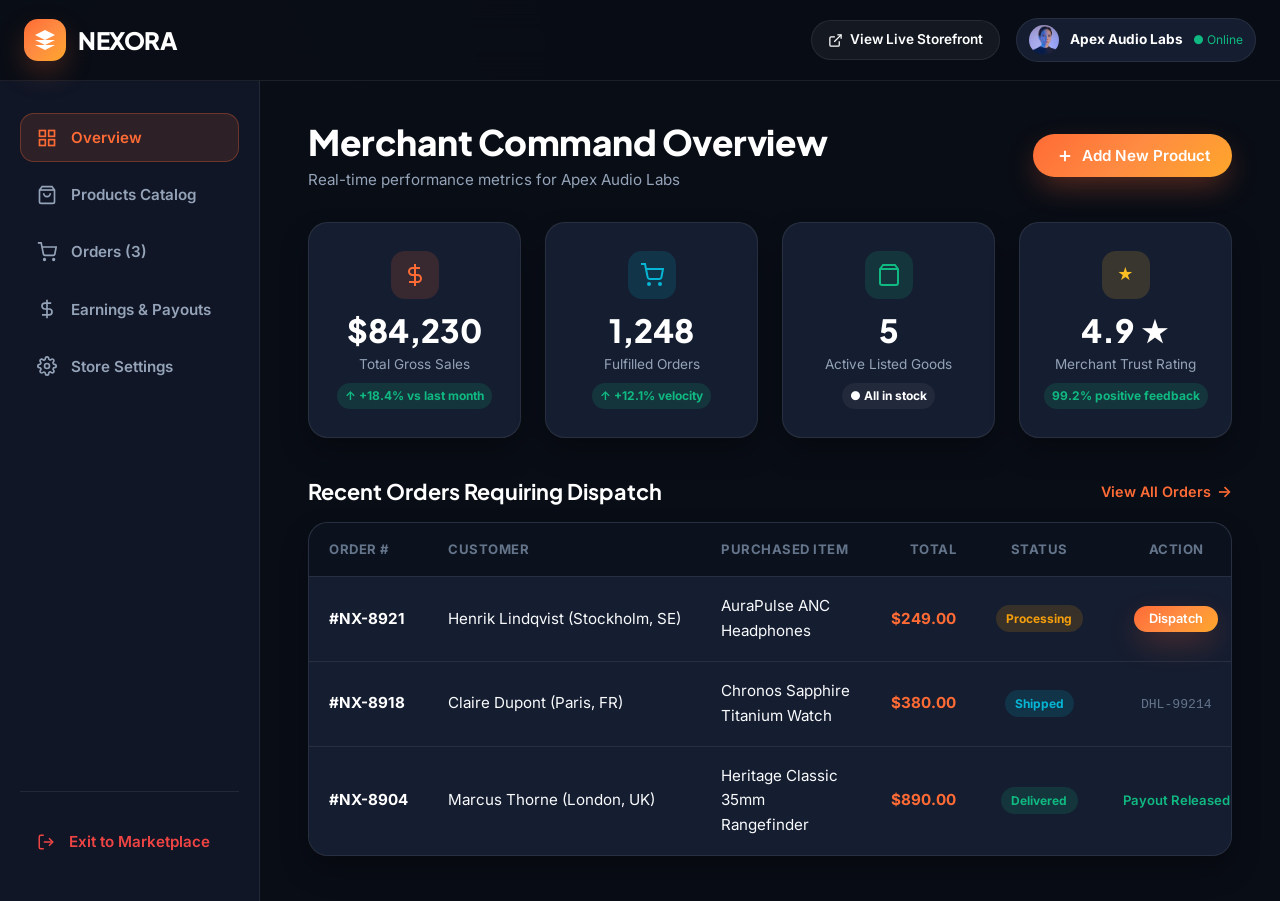
<file: dashboard.html>
<!DOCTYPE html>
<html lang="en">
<head>
  <meta charset="UTF-8">
  <meta name="viewport" content="width=device-width, initial-scale=1.0">
  <title>Vendor Command Center & Merchant Dashboard — Nexora</title>
  <meta name="description" content="Manage products, track customer orders, view monthly earnings, and configure storefront policies in the Nexora Vendor Command Center.">
  <link rel="stylesheet" href="assets/css/main.css">
  <link rel="icon" type="image/svg+xml" href="data:image/svg+xml,<svg xmlns='http://www.w3.org/2000/svg' viewBox='0 0 24 24' fill='%23FF6B35'><path d='M12 2L2 7l10 5 10-5-10-5zM2 17l10 5 10-5M2 12l10 5 10-5'/></svg>">
  <style>
    .dashboard-layout {
      display: grid;
      grid-template-columns: 260px minmax(0, 1fr);
      min-height: calc(100vh - 80px);
      width: 100%;
    }
    .dash-sidebar {
      background: var(--bg-surface);
      border-right: 1px solid var(--border-subtle);
      padding: 2rem 1.25rem;
      display: flex;
      flex-direction: column;
      gap: 0.5rem;
    }
    .dash-nav-item {
      display: flex;
      align-items: center;
      gap: 0.85rem;
      padding: 0.85rem 1rem;
      border-radius: var(--radius-md);
      color: var(--text-muted);
      font-weight: 600;
      font-size: 0.95rem;
      cursor: pointer;
      transition: all var(--transition-fast);
      border: 1px solid transparent;
      background: transparent;
      width: 100%;
      text-align: left;
    }
    .dash-nav-item:hover {
      background: var(--bg-card);
      color: white;
    }
    .dash-nav-item.active {
      background: rgba(255, 107, 53, 0.12);
      color: var(--accent-primary);
      border: 1px solid rgba(255, 107, 53, 0.3);
    }
    .dash-sidebar-exit {
      margin-top: auto;
      padding-top: 1.5rem;
      border-top: 1px solid var(--border-subtle);
    }
    .dash-content {
      padding: 2.5rem 3rem;
      overflow-y: auto;
      overflow-x: hidden;
      background: var(--bg-dark);
      min-width: 0;
      width: 100%;
      box-sizing: border-box;
    }
    .dash-section {
      display: none;
      width: 100%;
      min-width: 0;
    }
    .dash-section.active {
      display: block;
      animation: fadeIn 0.3s ease;
    }
    .stats-overview-grid {
      display: flex;
      flex-wrap: wrap;
      justify-content: center;
      gap: 1.5rem;
      margin-bottom: 2.5rem;
    }
    .stats-overview-grid > * {
      flex: 0 1 calc((100% - 3 * 1.5rem) / 4);
      max-width: calc((100% - 3 * 1.5rem) / 4);
      width: calc((100% - 3 * 1.5rem) / 4);
      box-sizing: border-box;
    }
    .stat-card {
      background: var(--bg-card);
      border: 1px solid var(--border-subtle);
      border-radius: var(--radius-lg);
      padding: 1.75rem 1.25rem;
      display: flex;
      flex-direction: column;
      align-items: center;
      text-align: center;
      box-shadow: var(--shadow-card);
      transition: transform 0.2s ease, border-color 0.2s ease;
    }
    .stat-card:hover {
      border-color: rgba(255, 107, 53, 0.35);
      transform: translateY(-3px);
    }
    .stat-icon-wrap {
      width: 48px;
      height: 48px;
      border-radius: var(--radius-md);
      display: grid;
      place-items: center;
      margin-bottom: 0.75rem;
    }
    .stat-value {
      font-size: 2rem;
      font-weight: 800;
      font-family: var(--font-heading);
      color: white;
      line-height: 1.2;
    }
    .stat-label {
      font-size: 0.85rem;
      color: var(--text-muted);
      margin-top: 0.25rem;
    }
    .stat-trend {
      font-size: 0.75rem;
      font-weight: 700;
      padding: 0.2rem 0.5rem;
      border-radius: var(--radius-full);
      margin-top: 0.5rem;
      display: inline-flex;
      align-items: center;
      gap: 0.25rem;
    }
    .trend-up {
      background: rgba(16, 185, 129, 0.15);
      color: var(--trust-emerald);
    }
    .table-container {
      background: var(--bg-card);
      border: 1px solid var(--border-subtle);
      border-radius: var(--radius-lg);
      overflow-x: auto;
      overflow-y: hidden;
      box-shadow: var(--shadow-card);
      width: 100%;
      -webkit-overflow-scrolling: touch;
    }
    .table-container::-webkit-scrollbar {
      height: 6px;
    }
    .table-container::-webkit-scrollbar-track {
      background: rgba(16, 22, 38, 0.6);
      border-radius: 4px;
    }
    .table-container::-webkit-scrollbar-thumb {
      background: rgba(255, 255, 255, 0.16);
      border-radius: 4px;
    }
    .table-container::-webkit-scrollbar-thumb:hover {
      background: var(--accent-primary);
    }
    .data-table {
      width: 100%;
      border-collapse: collapse;
      text-align: left;
    }
    .data-table th {
      background: rgba(9, 13, 22, 0.7);
      padding: 1rem 1.25rem;
      font-size: 0.82rem;
      color: var(--text-dim);
      font-weight: 700;
      text-transform: uppercase;
      letter-spacing: 0.5px;
      border-bottom: 1px solid var(--border-subtle);
      white-space: nowrap;
    }
    .data-table td {
      padding: 1.1rem 1.25rem;
      border-bottom: 1px solid var(--border-subtle);
      font-size: 0.95rem;
      color: var(--text-main);
      vertical-align: middle;
    }
    .data-table tr:last-child td {
      border-bottom: none;
    }
    .data-table tr:hover td {
      background: rgba(255, 255, 255, 0.02);
    }
    .status-badge {
      display: inline-flex;
      align-items: center;
      gap: 0.35rem;
      font-size: 0.75rem;
      font-weight: 700;
      padding: 0.25rem 0.65rem;
      border-radius: var(--radius-full);
      white-space: nowrap;
    }
    .status-delivered {
      background: rgba(16, 185, 129, 0.15);
      color: var(--trust-emerald);
    }
    .status-shipped {
      background: rgba(6, 182, 212, 0.15);
      color: var(--trust-cyan);
    }
    .status-pending {
      background: rgba(245, 158, 11, 0.15);
      color: #F59E0B;
    }
    .action-icon-btn {
      background: var(--bg-surface);
      border: 1px solid var(--border-subtle);
      color: var(--text-muted);
      width: 32px;
      height: 32px;
      border-radius: 6px;
      display: inline-grid;
      place-items: center;
      cursor: pointer;
      transition: all var(--transition-fast);
      flex-shrink: 0;
    }
    .action-icon-btn:hover {
      color: white;
      border-color: var(--accent-primary);
    }
    .action-icon-btn.delete:hover {
      color: #EF4444;
      border-color: #EF4444;
    }
    .earnings-chart-box {
      background: var(--bg-card);
      border: 1px solid var(--border-subtle);
      border-radius: var(--radius-lg);
      padding: 2rem;
      margin-bottom: 2rem;
    }
    .modal-overlay {
      position: fixed;
      inset: 0;
      background: rgba(0, 0, 0, 0.8);
      backdrop-filter: blur(8px);
      z-index: 400;
      display: none;
      place-items: center;
      padding: 1.5rem;
    }

    /* Top Navbar Actions */
    .dash-top-actions {
      display: flex;
      align-items: center;
      gap: 1rem;
      flex-shrink: 0;
    }
    .dash-storefront-btn {
      font-size: 0.85rem;
      padding: 0.5rem 1rem;
      display: inline-flex;
      align-items: center;
      gap: 0.45rem;
      white-space: nowrap;
      flex-shrink: 0;
      border-radius: var(--radius-full);
    }
    .storefront-btn-text {
      display: inline;
    }
    .storefront-btn-text-mobile {
      display: none;
    }
    .dash-top-vendor-chip {
      display: flex;
      align-items: center;
      gap: 0.65rem;
      background: var(--bg-card);
      border: 1px solid var(--border-subtle);
      padding: 0.35rem 0.75rem;
      border-radius: var(--radius-full);
      flex-shrink: 0;
    }
    .dash-top-vendor-avatar {
      width: 30px;
      height: 30px;
      border-radius: 50%;
      object-fit: cover;
      flex-shrink: 0;
    }
    .dash-top-vendor-name {
      font-size: 0.85rem;
      font-weight: 700;
      color: white;
      white-space: nowrap;
    }
    .dash-top-vendor-status {
      color: var(--trust-emerald);
      font-size: 0.75rem;
      white-space: nowrap;
    }

    /* Dashboard Section Headers & Titles */
    .dash-section-header {
      display: flex;
      justify-content: space-between;
      align-items: center;
      margin-bottom: 2rem;
      flex-wrap: wrap;
      gap: 1.25rem;
    }
    .dash-page-title {
      font-size: 2.2rem;
      font-weight: 800;
      color: white;
      letter-spacing: -0.5px;
      line-height: 1.2;
      margin: 0;
    }
    .dash-page-subtitle {
      color: var(--text-muted);
      font-size: 0.95rem;
      margin-top: 0.35rem;
      line-height: 1.4;
    }
    .dash-header-btn {
      white-space: nowrap;
      flex-shrink: 0;
      display: inline-flex;
      align-items: center;
      gap: 0.5rem;
    }

    /* Subheadings within sections (e.g. Recent Orders Requiring Dispatch) */
    .dash-subheading-bar {
      display: flex;
      justify-content: space-between;
      align-items: center;
      margin-bottom: 1rem;
      gap: 0.75rem;
      flex-wrap: wrap;
    }
    .dash-subheading-title {
      font-size: 1.35rem;
      color: white;
      font-weight: 700;
      margin: 0;
      line-height: 1.3;
    }
    .dash-subheading-action {
      background: none;
      border: none;
      color: var(--accent-primary);
      font-size: 0.9rem;
      font-weight: 600;
      cursor: pointer;
      white-space: nowrap;
      flex-shrink: 0;
      padding: 0.2rem 0;
      display: inline-flex;
      align-items: center;
      gap: 0.35rem;
      transition: color var(--transition-fast), transform var(--transition-fast);
    }
    .dash-subheading-action:hover {
      color: var(--accent-secondary);
      transform: translateX(3px);
    }
    @media (max-width: 1024px), (hover: none) and (pointer: coarse) and (max-width: 1366px) {
      .dashboard-layout {
        display: flex;
        flex-direction: column;
        min-height: auto;
      }
      .dash-sidebar {
        position: sticky !important;
        top: 80px !important;
        z-index: 140 !important;
        background: rgba(16, 22, 38, 0.96) !important;
        backdrop-filter: blur(16px);
        -webkit-backdrop-filter: blur(16px);
        box-shadow: 0 4px 20px rgba(0, 0, 0, 0.4);
        flex-direction: row;
        align-items: center;
        overflow-x: auto;
        border-right: none;
        border-bottom: 1px solid var(--border-subtle);
        padding: 0.5rem 1.25rem;
        gap: 0.5rem;
        -webkit-overflow-scrolling: touch;
        height: auto;
        min-height: auto;
        flex-shrink: 0;
      }
      .dash-sidebar::-webkit-scrollbar {
        height: 3px;
      }
      .dash-sidebar::-webkit-scrollbar-thumb {
        background: rgba(255, 255, 255, 0.15);
        border-radius: 3px;
      }
      .dash-nav-item {
        white-space: nowrap;
        padding: 0.5rem 0.95rem;
        flex-shrink: 0;
        width: auto;
        height: 38px;
        display: inline-flex;
        align-items: center;
        justify-content: center;
        gap: 0.55rem;
        font-size: 0.88rem;
        align-self: center;
        box-sizing: border-box;
      }
      .dash-nav-item svg {
        width: 18px;
        height: 18px;
        flex-shrink: 0;
      }
      .dash-sidebar-exit {
        margin-top: 0 !important;
        margin-left: auto !important;
        padding: 0 0 0 0.75rem !important;
        border-top: none !important;
        border-left: 1px solid var(--border-subtle) !important;
        display: inline-flex;
        align-items: center;
        flex-shrink: 0;
        height: 38px;
        align-self: center;
      }
      .dash-sidebar-exit .dash-nav-item {
        padding: 0.5rem 0.85rem;
      }
      .stats-overview-grid > * {
        flex: 0 1 calc((100% - 1.5rem) / 2);
        max-width: calc((100% - 1.5rem) / 2);
        width: calc((100% - 1.5rem) / 2);
      }
      .dash-content {
        padding: 1.5rem 1.25rem;
        min-width: 0;
        width: 100%;
        box-sizing: border-box;
        overflow: visible !important;
      }
      .table-container {
        overflow-x: auto;
        -webkit-overflow-scrolling: touch;
      }
      .data-table th,
      .data-table td {
        padding: 0.85rem 0.95rem;
      }
      #sec-overview .data-table {
        min-width: 720px;
      }
      #sec-products .data-table {
        min-width: 700px;
      }
      #sec-orders .data-table {
        min-width: 800px;
      }
      #sec-earnings .data-table {
        min-width: 620px;
      }
    }
    @media (max-width: 680px) {
      .dash-sidebar {
        top: 70px !important;
        padding: 0.45rem 0.85rem;
      }
      .dash-top-actions {
        gap: 0.55rem !important;
      }
      .dash-storefront-btn {
        font-size: 0.8rem !important;
        padding: 0.4rem 0.7rem !important;
        gap: 0.35rem !important;
        height: 36px;
      }
      .storefront-btn-text {
        display: none !important;
      }
      .storefront-btn-text-mobile {
        display: inline !important;
        font-weight: 600;
      }
      .dash-top-vendor-chip {
        padding: 2px !important;
        width: 36px !important;
        height: 36px !important;
        border-radius: 50% !important;
        justify-content: center !important;
        position: relative !important;
        border: 2px solid var(--border-subtle) !important;
      }
      .dash-top-vendor-avatar {
        width: 28px !important;
        height: 28px !important;
      }
      .dash-top-vendor-name,
      .dash-top-vendor-status {
        display: none !important;
      }
      .dash-top-vendor-chip::after {
        content: '';
        position: absolute;
        bottom: 0px;
        right: 0px;
        width: 9px;
        height: 9px;
        background: var(--trust-emerald);
        border: 2px solid var(--bg-surface);
        border-radius: 50%;
      }
    }
    @media (max-width: 640px) {
      .dash-section-header {
        flex-direction: column;
        align-items: flex-start;
        gap: 0.85rem;
        margin-bottom: 1.5rem;
      }
      .dash-page-title {
        font-size: 1.45rem !important;
        line-height: 1.25 !important;
        letter-spacing: -0.3px;
      }
      .dash-page-subtitle {
        font-size: 0.85rem !important;
        line-height: 1.35 !important;
      }
      .dash-header-btn {
        align-self: flex-start;
        padding: 0.6rem 1.15rem !important;
        font-size: 0.85rem !important;
      }
      .dash-subheading-bar {
        align-items: baseline;
        gap: 0.35rem 0.75rem;
        margin-bottom: 0.85rem;
      }
      .dash-subheading-title {
        font-size: 1.15rem !important;
        line-height: 1.3;
      }
      .dash-subheading-action {
        font-size: 0.85rem;
        white-space: nowrap !important;
      }
      .stats-overview-grid > * {
        flex: 0 1 100%;
        max-width: 100%;
        width: 100%;
      }
      .dash-content {
        padding: 1.25rem 0.75rem;
      }
      .data-table th,
      .data-table td {
        padding: 0.75rem 0.75rem;
      }
    }

    /* Settings & Profile Section */
    .settings-card {
      background: var(--bg-card);
      border: 1px solid var(--border-subtle);
      border-radius: var(--radius-lg);
      padding: 2.5rem;
      max-width: 820px;
      box-shadow: var(--shadow-card);
    }
    .settings-brand-header {
      display: flex;
      align-items: center;
      justify-content: space-between;
      gap: 1.5rem;
      padding: 1.25rem 1.5rem;
      background: rgba(16, 22, 38, 0.65);
      border: 1px solid var(--border-subtle);
      border-radius: var(--radius-md);
      margin-bottom: 2rem;
      flex-wrap: wrap;
    }
    .settings-brand-info {
      display: flex;
      align-items: center;
      gap: 1.2rem;
    }
    .settings-brand-avatar {
      width: 56px;
      height: 56px;
      border-radius: var(--radius-md);
      background: linear-gradient(135deg, rgba(255, 107, 53, 0.2), rgba(255, 166, 43, 0.1));
      border: 1px solid rgba(255, 107, 53, 0.4);
      display: grid;
      place-items: center;
      color: var(--accent-primary);
      box-shadow: 0 0 20px var(--accent-glow);
      flex-shrink: 0;
    }
    .settings-form-row {
      display: grid;
      grid-template-columns: 1fr 1fr;
      gap: 1.25rem;
    }
    @media (max-width: 640px) {
      .settings-card {
        padding: 1.5rem 1.25rem;
      }
      .settings-form-row {
        grid-template-columns: 1fr !important;
        gap: 1rem;
      }
      .settings-brand-header {
        flex-direction: column;
        align-items: flex-start;
      }
    }
  </style>
</head>
<body>

  <!-- Top Dashboard Navbar -->
  <header class="navbar">
    <div class="container nav-container">
      <a href="index.html" class="brand-logo">
        <div class="brand-icon">
          <svg viewBox="0 0 24 24"><path d="M12 2L2 7l10 5 10-5-10-5zM2 17l10 5 10-5M2 12l10 5 10-5"/></svg>
        </div>
        <span>NEXORA</span>
      </a>

      <div class="dash-top-actions">
        <a href="vendor-store.html?vendor=apex-audio" target="_blank" class="btn-secondary dash-storefront-btn">
          <svg width="15" height="15" viewBox="0 0 24 24" fill="none" stroke="currentColor" stroke-width="2"><path d="M18 13v6a2 2 0 0 1-2 2H5a2 2 0 0 1-2-2V8a2 2 0 0 1 2-2h6"></path><polyline points="15 3 21 3 21 9"></polyline><line x1="10" y1="14" x2="21" y2="3"></line></svg>
          <span class="storefront-btn-text">View Live Storefront</span>
          <span class="storefront-btn-text-mobile">Storefront</span>
        </a>

        <div class="dash-top-vendor-chip" title="Apex Audio Labs (Online)">
          <img src="assets/images/vendor_logo_1.jpg" alt="Apex Audio Labs" class="dash-top-vendor-avatar">
          <span class="dash-top-vendor-name">Apex Audio Labs</span>
          <span class="dash-top-vendor-status">● Online</span>
        </div>
      </div>
    </div>
  </header>

  <div class="dashboard-layout">
    <!-- Sidebar Navigation -->
    <aside class="dash-sidebar" aria-label="Vendor Dashboard Navigation">
      <button class="dash-nav-item active" onclick="switchDashSection('overview', this)">
        <svg width="20" height="20" viewBox="0 0 24 24" fill="none" stroke="currentColor" stroke-width="2"><rect x="3" y="3" width="7" height="7"></rect><rect x="14" y="3" width="7" height="7"></rect><rect x="14" y="14" width="7" height="7"></rect><rect x="3" y="14" width="7" height="7"></rect></svg>
        <span>Overview</span>
      </button>
      <button class="dash-nav-item" onclick="switchDashSection('products', this)">
        <svg width="20" height="20" viewBox="0 0 24 24" fill="none" stroke="currentColor" stroke-width="2"><path d="M6 2L3 6v14a2 2 0 0 0 2 2h14a2 2 0 0 0 2-2V6l-3-4z"></path><line x1="3" y1="6" x2="21" y2="6"></line><path d="M16 10a4 4 0 0 1-8 0"></path></svg>
        <span>Products Catalog</span>
      </button>
      <button class="dash-nav-item" onclick="switchDashSection('orders', this)">
        <svg width="20" height="20" viewBox="0 0 24 24" fill="none" stroke="currentColor" stroke-width="2"><circle cx="9" cy="21" r="1"></circle><circle cx="20" cy="21" r="1"></circle><path d="M1 1h4l2.68 13.39a2 2 0 0 0 2 1.61h9.72a2 2 0 0 0 2-1.61L23 6H6"></path></svg>
        <span>Orders (<span id="pendingOrdersCount">3</span>)</span>
      </button>
      <button class="dash-nav-item" onclick="switchDashSection('earnings', this)">
        <svg width="20" height="20" viewBox="0 0 24 24" fill="none" stroke="currentColor" stroke-width="2"><line x1="12" y1="1" x2="12" y2="23"></line><path d="M17 5H9.5a3.5 3.5 0 0 0 0 7h5a3.5 3.5 0 0 1 0 7H6"></path></svg>
        <span>Earnings & Payouts</span>
      </button>
      <button class="dash-nav-item" onclick="switchDashSection('settings', this)">
        <svg width="20" height="20" viewBox="0 0 24 24" fill="none" stroke="currentColor" stroke-width="2"><circle cx="12" cy="12" r="3"></circle><path d="M19.4 15a1.65 1.65 0 0 0 .33 1.82l.06.06a2 2 0 0 1 0 2.83 2 2 0 0 1-2.83 0l-.06-.06a1.65 1.65 0 0 0-1.82-.33 1.65 1.65 0 0 0-1 1.51V21a2 2 0 0 1-2 2 2 2 0 0 1-2-2v-.09A1.65 1.65 0 0 0 9 19.4a1.65 1.65 0 0 0-1.82.33l-.06.06a2 2 0 0 1-2.83 0 2 2 0 0 1 0-2.83l.06-.06a1.65 1.65 0 0 0 .33-1.82 1.65 1.65 0 0 0-1.51-1H3a2 2 0 0 1-2-2 2 2 0 0 1 2-2h.09A1.65 1.65 0 0 0 4.6 9a1.65 1.65 0 0 0-.33-1.82l-.06-.06a2 2 0 0 1 0-2.83 2 2 0 0 1 2.83 0l.06.06a1.65 1.65 0 0 0 1.82.33H9a1.65 1.65 0 0 0 1-1.51V3a2 2 0 0 1 2-2 2 2 0 0 1 2 2v.09a1.65 1.65 0 0 0 1 1.51 1.65 1.65 0 0 0 1.82-.33l.06-.06a2 2 0 0 1 2.83 0 2 2 0 0 1 0 2.83l-.06.06a1.65 1.65 0 0 0-.33 1.82V9a1.65 1.65 0 0 0 1.51 1H21a2 2 0 0 1 2 2 2 2 0 0 1-2 2h-.09a1.65 1.65 0 0 0-1.51 1z"></path></svg>
        <span>Store Settings</span>
      </button>

      <div class="dash-sidebar-exit">
        <a href="index.html" class="dash-nav-item" style="color: #EF4444;">
          <svg width="18" height="18" viewBox="0 0 24 24" fill="none" stroke="currentColor" stroke-width="2"><path d="M9 21H5a2 2 0 0 1-2-2V5a2 2 0 0 1 2-2h4"></path><polyline points="16 17 21 12 16 7"></polyline><line x1="21" y1="12" x2="9" y2="12"></line></svg>
          <span>Exit to Marketplace</span>
        </a>
      </div>
    </aside>

    <!-- Main Content Area -->
    <main class="dash-content">
      
      <!-- ====================================================================
           1. Overview Section
           ==================================================================== -->
      <div class="dash-section active" id="sec-overview">
        <div class="dash-section-header">
          <div class="dash-section-header-text">
            <h1 class="dash-page-title">Merchant Command Overview</h1>
            <p class="dash-page-subtitle">Real-time performance metrics for Apex Audio Labs</p>
          </div>
          <button class="btn-primary dash-header-btn" onclick="openAddProductModal()">
            <svg width="18" height="18" viewBox="0 0 24 24" fill="none" stroke="currentColor" stroke-width="2.5"><line x1="12" y1="5" x2="12" y2="19"></line><line x1="5" y1="12" x2="19" y2="12"></line></svg>
            <span>Add New Product</span>
          </button>
        </div>

        <!-- 4 Center-aligned Stat Cards (Required: Total Sales, Orders, Products, Rating) -->
        <div class="stats-overview-grid">
          <div class="stat-card">
            <div class="stat-icon-wrap" style="background: rgba(255, 107, 53, 0.15); color: var(--accent-primary);">
              <svg width="24" height="24" viewBox="0 0 24 24" fill="none" stroke="currentColor" stroke-width="2"><line x1="12" y1="1" x2="12" y2="23"></line><path d="M17 5H9.5a3.5 3.5 0 0 0 0 7h5a3.5 3.5 0 0 1 0 7H6"></path></svg>
            </div>
            <div class="stat-value">$84,230</div>
            <div class="stat-label">Total Gross Sales</div>
            <span class="stat-trend trend-up">↑ +18.4% vs last month</span>
          </div>

          <div class="stat-card">
            <div class="stat-icon-wrap" style="background: rgba(6, 182, 212, 0.15); color: var(--trust-cyan);">
              <svg width="24" height="24" viewBox="0 0 24 24" fill="none" stroke="currentColor" stroke-width="2"><circle cx="9" cy="21" r="1"></circle><circle cx="20" cy="21" r="1"></circle><path d="M1 1h4l2.68 13.39a2 2 0 0 0 2 1.61h9.72a2 2 0 0 0 2-1.61L23 6H6"></path></svg>
            </div>
            <div class="stat-value">1,248</div>
            <div class="stat-label">Fulfilled Orders</div>
            <span class="stat-trend trend-up">↑ +12.1% velocity</span>
          </div>

          <div class="stat-card">
            <div class="stat-icon-wrap" style="background: rgba(16, 185, 129, 0.15); color: var(--trust-emerald);">
              <svg width="24" height="24" viewBox="0 0 24 24" fill="none" stroke="currentColor" stroke-width="2"><path d="M6 2L3 6v14a2 2 0 0 0 2 2h14a2 2 0 0 0 2-2V6l-3-4z"></path><line x1="3" y1="6" x2="21" y2="6"></line></svg>
            </div>
            <div class="stat-value" id="dashProductsCount">5</div>
            <div class="stat-label">Active Listed Goods</div>
            <span class="stat-trend" style="background: rgba(255,255,255,0.05); color: white;">● All in stock</span>
          </div>

          <div class="stat-card">
            <div class="stat-icon-wrap" style="background: rgba(251, 191, 36, 0.15); color: #FBBF24;">
              ★
            </div>
            <div class="stat-value">4.9 ★</div>
            <div class="stat-label">Merchant Trust Rating</div>
            <span class="stat-trend trend-up">99.2% positive feedback</span>
          </div>
        </div>

        <!-- Recent Orders Preview -->
        <div class="dash-subheading-bar">
          <h2 class="dash-subheading-title">Recent Orders Requiring Dispatch</h2>
          <button class="dash-subheading-action" onclick="switchDashSection('orders', document.querySelectorAll('.dash-nav-item')[2])">
            <span>View All Orders</span>
            <span style="font-size: 1.1em; line-height: 1;">→</span>
          </button>
        </div>

        <div class="table-container">
          <table class="data-table">
            <thead>
              <tr>
                <th style="text-align: left;">Order #</th>
                <th style="text-align: left;">Customer</th>
                <th style="text-align: left;">Purchased Item</th>
                <th style="text-align: right;">Total</th>
                <th style="text-align: center;">Status</th>
                <th style="text-align: center;">Action</th>
              </tr>
            </thead>
            <tbody>
              <tr>
                <td style="font-weight: 700; color: white; white-space: nowrap;">#NX-8921</td>
                <td style="white-space: nowrap;">Henrik Lindqvist (Stockholm, SE)</td>
                <td style="min-width: 170px;">AuraPulse ANC Headphones</td>
                <td style="color: var(--accent-primary); font-weight: 700; text-align: right; white-space: nowrap;">$249.00</td>
                <td style="text-align: center; white-space: nowrap;"><span class="status-badge status-pending">Processing</span></td>
                <td style="text-align: center; white-space: nowrap;"><button class="btn-primary" style="padding: 0.35rem 0.95rem; font-size: 0.8rem;" onclick="showToast('Dispatch Confirmed', 'Carrier pickup requested via DHL Express.', 'success')">Dispatch</button></td>
              </tr>
              <tr>
                <td style="font-weight: 700; color: white; white-space: nowrap;">#NX-8918</td>
                <td style="white-space: nowrap;">Claire Dupont (Paris, FR)</td>
                <td style="min-width: 170px;">Chronos Sapphire Titanium Watch</td>
                <td style="color: var(--accent-primary); font-weight: 700; text-align: right; white-space: nowrap;">$380.00</td>
                <td style="text-align: center; white-space: nowrap;"><span class="status-badge status-shipped">Shipped</span></td>
                <td style="text-align: center; white-space: nowrap;"><span style="font-size: 0.82rem; color: var(--text-dim); font-family: monospace;">DHL-99214</span></td>
              </tr>
              <tr>
                <td style="font-weight: 700; color: white; white-space: nowrap;">#NX-8904</td>
                <td style="white-space: nowrap;">Marcus Thorne (London, UK)</td>
                <td style="min-width: 170px;">Heritage Classic 35mm Rangefinder</td>
                <td style="color: var(--accent-primary); font-weight: 700; text-align: right; white-space: nowrap;">$890.00</td>
                <td style="text-align: center; white-space: nowrap;"><span class="status-badge status-delivered">Delivered</span></td>
                <td style="text-align: center; white-space: nowrap;"><span style="font-size: 0.82rem; color: var(--trust-emerald); font-weight: 600;">Payout Released</span></td>
              </tr>
            </tbody>
          </table>
        </div>
      </div>

      <!-- ====================================================================
           2. Products Catalog Section (Add/Edit/Delete actions)
           ==================================================================== -->
      <div class="dash-section" id="sec-products">
        <div class="dash-section-header">
          <div class="dash-section-header-text">
            <h2 class="dash-page-title">Product Inventory Management</h2>
            <p class="dash-page-subtitle">Manage pricing, stock levels, and publish new designs to Nexora</p>
          </div>
          <button class="btn-primary dash-header-btn" onclick="openAddProductModal()">
            <svg width="18" height="18" viewBox="0 0 24 24" fill="none" stroke="currentColor" stroke-width="2.5"><line x1="12" y1="5" x2="12" y2="19"></line><line x1="5" y1="12" x2="19" y2="12"></line></svg>
            <span>List New Product</span>
          </button>
        </div>

        <div class="table-container">
          <table class="data-table">
            <thead>
              <tr>
                <th style="text-align: left;">Product</th>
                <th style="text-align: left;">Category</th>
                <th style="text-align: right;">Price</th>
                <th style="text-align: center;">Stock</th>
                <th style="text-align: center;">Rating</th>
                <th style="text-align: center;">Actions</th>
              </tr>
            </thead>
            <tbody id="dashProductsTableBody">
              <!-- Rendered dynamically from getCatalog() for this vendor -->
            </tbody>
          </table>
        </div>
      </div>

      <!-- ====================================================================
           3. Orders Section
           ==================================================================== -->
      <div class="dash-section" id="sec-orders">
        <div class="dash-section-header">
          <div class="dash-section-header-text">
            <h2 class="dash-page-title">Store Orders & Fulfillment</h2>
            <p class="dash-page-subtitle">Monitor customer order statuses and confirm fulfillment</p>
          </div>
          <div style="display: flex; gap: 0.5rem; flex-wrap: wrap;">
            <button class="cat-pill active" onclick="filterOrderRows('all', this)">All</button>
            <button class="cat-pill" onclick="filterOrderRows('pending', this)">Pending</button>
            <button class="cat-pill" onclick="filterOrderRows('shipped', this)">Shipped</button>
            <button class="cat-pill" onclick="filterOrderRows('delivered', this)">Delivered</button>
          </div>
        </div>

        <div class="table-container">
          <table class="data-table">
            <thead>
              <tr>
                <th style="text-align: left;">Order ID</th>
                <th style="text-align: left;">Customer</th>
                <th style="text-align: left;">Date</th>
                <th style="text-align: left;">Items</th>
                <th style="text-align: right;">Total</th>
                <th style="text-align: center;">Status</th>
                <th style="text-align: center;">Action</th>
              </tr>
            </thead>
            <tbody id="ordersTableBody">
              <tr data-status="pending">
                <td style="font-weight: 700; color: white; white-space: nowrap;">#NX-8921</td>
                <td style="white-space: nowrap;">Henrik Lindqvist<br><span style="font-size: 0.75rem; color: var(--text-dim);">Stockholm, Sweden</span></td>
                <td style="white-space: nowrap;">Today, 10:24 AM</td>
                <td style="min-width: 180px;">AuraPulse ANC Studio Headphones (x1)</td>
                <td style="color: var(--accent-primary); font-weight: 700; text-align: right; white-space: nowrap;">$249.00</td>
                <td style="text-align: center; white-space: nowrap;"><span class="status-badge status-pending">Pending Dispatch</span></td>
                <td style="text-align: center; white-space: nowrap;"><button class="btn-primary" style="padding: 0.35rem 0.95rem; font-size: 0.8rem;" onclick="markOrderShipped(this)">Mark Shipped</button></td>
              </tr>
              <tr data-status="pending">
                <td style="font-weight: 700; color: white; white-space: nowrap;">#NX-8919</td>
                <td style="white-space: nowrap;">Johan Berg (Gothenburg, SE)</td>
                <td style="white-space: nowrap;">Yesterday</td>
                <td style="min-width: 180px;">KeyCraft Mechanical Keyboard (x1)</td>
                <td style="color: var(--accent-primary); font-weight: 700; text-align: right; white-space: nowrap;">$210.00</td>
                <td style="text-align: center; white-space: nowrap;"><span class="status-badge status-pending">Pending Dispatch</span></td>
                <td style="text-align: center; white-space: nowrap;"><button class="btn-primary" style="padding: 0.35rem 0.95rem; font-size: 0.8rem;" onclick="markOrderShipped(this)">Mark Shipped</button></td>
              </tr>
              <tr data-status="shipped">
                <td style="font-weight: 700; color: white; white-space: nowrap;">#NX-8918</td>
                <td style="white-space: nowrap;">Claire Dupont (Paris, France)</td>
                <td style="white-space: nowrap;">Sept 12, 2026</td>
                <td style="min-width: 180px;">Chronos Sapphire Titanium Watch (x1)</td>
                <td style="color: var(--accent-primary); font-weight: 700; text-align: right; white-space: nowrap;">$380.00</td>
                <td style="text-align: center; white-space: nowrap;"><span class="status-badge status-shipped">In Transit</span></td>
                <td style="text-align: center; white-space: nowrap;"><span style="font-size: 0.82rem; color: var(--trust-cyan); font-family: monospace;">DHL-99214</span></td>
              </tr>
              <tr data-status="delivered">
                <td style="font-weight: 700; color: white; white-space: nowrap;">#NX-8904</td>
                <td style="white-space: nowrap;">Marcus Thorne (London, UK)</td>
                <td style="white-space: nowrap;">Sept 10, 2026</td>
                <td style="min-width: 180px;">Heritage Classic 35mm Camera (x1)</td>
                <td style="color: var(--accent-primary); font-weight: 700; text-align: right; white-space: nowrap;">$890.00</td>
                <td style="text-align: center; white-space: nowrap;"><span class="status-badge status-delivered">Delivered</span></td>
                <td style="text-align: center; white-space: nowrap;"><span style="font-size: 0.82rem; color: var(--trust-emerald); font-weight: 600;">Payout Settled</span></td>
              </tr>
              <tr data-status="delivered">
                <td style="font-weight: 700; color: white; white-space: nowrap;">#NX-8890</td>
                <td style="white-space: nowrap;">Astrid Lind (Oslo, Norway)</td>
                <td style="white-space: nowrap;">Sept 08, 2026</td>
                <td style="min-width: 180px;">AeroView 4K Aerial Drone (x1)</td>
                <td style="color: var(--accent-primary); font-weight: 700; text-align: right; white-space: nowrap;">$499.00</td>
                <td style="text-align: center; white-space: nowrap;"><span class="status-badge status-delivered">Delivered</span></td>
                <td style="text-align: center; white-space: nowrap;"><span style="font-size: 0.82rem; color: var(--trust-emerald); font-weight: 600;">Payout Settled</span></td>
              </tr>
            </tbody>
          </table>
        </div>
      </div>

      <!-- ====================================================================
           4. Earnings Section
           ==================================================================== -->
      <div class="dash-section" id="sec-earnings">
        <div class="dash-section-header">
          <div class="dash-section-header-text">
            <h2 class="dash-page-title">Merchant Revenue & Escrow Payouts</h2>
            <p class="dash-page-subtitle">Track escrow clearances, net payouts, and automated transfers</p>
          </div>
          <button class="btn-emerald dash-header-btn" onclick="openWithdrawModal()">
            <svg width="18" height="18" viewBox="0 0 24 24" fill="none" stroke="currentColor" stroke-width="2"><path d="M21 12V7H5a2 2 0 0 1 0-4h14v4"></path><path d="M3 5v14a2 2 0 0 0 2 2h16v-5"></path><path d="M18 12a2 2 0 0 0 0 4h4v-4Z"></path></svg>
            <span>Withdraw Cleared Funds ($12,450.00)</span>
          </button>
        </div>

        <!-- SVG Visual Revenue Chart -->
        <div class="earnings-chart-box">
          <div style="display: flex; justify-content: space-between; align-items: center; margin-bottom: 1.5rem;">
            <div>
              <div style="font-size: 0.85rem; color: var(--text-dim);">6-MONTH REVENUE TRAJECTORY</div>
              <div style="font-size: 1.75rem; font-weight: 800; color: white;">$84,230.50 Net</div>
            </div>
            <span style="font-size: 0.85rem; color: var(--trust-emerald); font-weight: 700;">↑ 24% Year-over-Year Growth</span>
          </div>

          <!-- SVG Bar Chart -->
          <div style="height: 220px; width: 100%;">
            <svg viewBox="0 0 600 200" style="width: 100%; height: 100%; overflow: visible;">
              <!-- Grid lines -->
              <line x1="40" y1="20" x2="580" y2="20" stroke="rgba(255,255,255,0.05)" stroke-dasharray="4"/>
              <line x1="40" y1="70" x2="580" y2="70" stroke="rgba(255,255,255,0.05)" stroke-dasharray="4"/>
              <line x1="40" y1="120" x2="580" y2="120" stroke="rgba(255,255,255,0.05)" stroke-dasharray="4"/>
              <line x1="40" y1="170" x2="580" y2="170" stroke="rgba(255,255,255,0.1)"/>

              <!-- Bars with gradients -->
              <defs>
                <linearGradient id="barGrad" x1="0" y1="0" x2="0" y2="1">
                  <stop offset="0%" stop-color="#FF6B35"/>
                  <stop offset="100%" stop-color="#FFA62B" stop-opacity="0.3"/>
                </linearGradient>
                <linearGradient id="barGradEmerald" x1="0" y1="0" x2="0" y2="1">
                  <stop offset="0%" stop-color="#10B981"/>
                  <stop offset="100%" stop-color="#059669" stop-opacity="0.3"/>
                </linearGradient>
              </defs>

              <!-- Apr ($9.2k) -->
              <rect x="70" y="110" width="45" height="60" rx="6" fill="url(#barGrad)"/>
              <text x="92" y="190" fill="#94A3B8" font-size="12" text-anchor="middle">Apr</text>
              <text x="92" y="100" fill="#FFFFFF" font-size="11" text-anchor="middle" font-weight="700">$9.2k</text>

              <!-- May ($11.4k) -->
              <rect x="155" y="90" width="45" height="80" rx="6" fill="url(#barGrad)"/>
              <text x="177" y="190" fill="#94A3B8" font-size="12" text-anchor="middle">May</text>
              <text x="177" y="80" fill="#FFFFFF" font-size="11" text-anchor="middle" font-weight="700">$11.4k</text>

              <!-- Jun ($13.8k) -->
              <rect x="240" y="70" width="45" height="100" rx="6" fill="url(#barGrad)"/>
              <text x="262" y="190" fill="#94A3B8" font-size="12" text-anchor="middle">Jun</text>
              <text x="262" y="60" fill="#FFFFFF" font-size="11" text-anchor="middle" font-weight="700">$13.8k</text>

              <!-- Jul ($15.1k) -->
              <rect x="325" y="60" width="45" height="110" rx="6" fill="url(#barGrad)"/>
              <text x="347" y="190" fill="#94A3B8" font-size="12" text-anchor="middle">Jul</text>
              <text x="347" y="50" fill="#FFFFFF" font-size="11" text-anchor="middle" font-weight="700">$15.1k</text>

              <!-- Aug ($16.8k) -->
              <rect x="410" y="45" width="45" height="125" rx="6" fill="url(#barGrad)"/>
              <text x="432" y="190" fill="#94A3B8" font-size="12" text-anchor="middle">Aug</text>
              <text x="432" y="35" fill="#FFFFFF" font-size="11" text-anchor="middle" font-weight="700">$16.8k</text>

              <!-- Sept (Current $17.9k) -->
              <rect x="495" y="30" width="45" height="140" rx="6" fill="url(#barGradEmerald)"/>
              <text x="517" y="190" fill="#10B981" font-size="12" text-anchor="middle" font-weight="700">Sept (Now)</text>
              <text x="517" y="20" fill="#10B981" font-size="12" text-anchor="middle" font-weight="800">$17.9k</text>
            </svg>
          </div>
        </div>

        <!-- Payout Transaction History -->
        <h3 style="font-size: 1.3rem; color: white; margin-bottom: 1rem;">Recent Escrow Payout Dispatches</h3>
        <div class="table-container">
          <table class="data-table">
            <thead>
              <tr>
                <th style="text-align: left;">Transaction Reference</th>
                <th style="text-align: left;">Destination Account</th>
                <th style="text-align: left;">Date Settled</th>
                <th style="text-align: right;">Amount</th>
                <th style="text-align: center;">Status</th>
              </tr>
            </thead>
            <tbody>
              <tr>
                <td style="font-weight: 700; color: white; white-space: nowrap;">#TRX-99418</td>
                <td style="min-width: 180px;">SEB Bank (Stockholm) •••• 4192</td>
                <td style="white-space: nowrap;">Sept 01, 2026</td>
                <td style="color: var(--trust-emerald); font-weight: 700; text-align: right; white-space: nowrap;">$14,820.00</td>
                <td style="text-align: center; white-space: nowrap;"><span class="status-badge status-delivered">Transferred</span></td>
              </tr>
              <tr>
                <td style="font-weight: 700; color: white; white-space: nowrap;">#TRX-98830</td>
                <td style="min-width: 180px;">SEB Bank (Stockholm) •••• 4192</td>
                <td style="white-space: nowrap;">Aug 15, 2026</td>
                <td style="color: var(--trust-emerald); font-weight: 700; text-align: right; white-space: nowrap;">$12,650.00</td>
                <td style="text-align: center; white-space: nowrap;"><span class="status-badge status-delivered">Transferred</span></td>
              </tr>
              <tr>
                <td style="font-weight: 700; color: white; white-space: nowrap;">#TRX-97641</td>
                <td style="min-width: 180px;">SEB Bank (Stockholm) •••• 4192</td>
                <td style="white-space: nowrap;">Aug 01, 2026</td>
                <td style="color: var(--trust-emerald); font-weight: 700; text-align: right; white-space: nowrap;">$11,400.00</td>
                <td style="text-align: center; white-space: nowrap;"><span class="status-badge status-delivered">Transferred</span></td>
              </tr>
            </tbody>
          </table>
        </div>
      </div>

      <!-- ====================================================================
           5. Store Settings Section
           ==================================================================== -->
      <div class="dash-section" id="sec-settings">
        <div class="dash-section-header" style="margin-bottom: 2rem;">
          <div class="dash-section-header-text">
            <h2 class="dash-page-title">Store Profile & Policies</h2>
            <p class="dash-page-subtitle">Configure your public merchant storefront information and fulfillment policies</p>
          </div>
        </div>

        <div class="settings-card">
          <!-- Storefront Quick Status Banner -->
          <div class="settings-brand-header">
            <div class="settings-brand-info">
              <div class="settings-brand-avatar">
                <svg width="28" height="28" viewBox="0 0 24 24" fill="none" stroke="currentColor" stroke-width="2"><path d="M12 2a3 3 0 0 0-3 3v7a3 3 0 0 0 6 0V5a3 3 0 0 0-3-3Z"></path><path d="M19 10v2a7 7 0 0 1-14 0v-2"></path><line x1="12" y1="19" x2="12" y2="22"></line></svg>
              </div>
              <div>
                <div style="display: flex; align-items: center; gap: 0.6rem; flex-wrap: wrap;">
                  <span style="font-size: 1.15rem; font-weight: 700; color: white;">Apex Audio Labs</span>
                  <span style="background: rgba(16, 185, 129, 0.15); color: var(--trust-emerald); border: 1px solid rgba(16, 185, 129, 0.3); font-size: 0.72rem; font-weight: 700; padding: 0.2rem 0.6rem; border-radius: var(--radius-full); display: inline-flex; align-items: center; gap: 0.3rem;">
                    <svg width="12" height="12" viewBox="0 0 24 24" fill="none" stroke="currentColor" stroke-width="3"><polyline points="20 6 9 17 4 12"></polyline></svg>
                    Verified Master Artisan
                  </span>
                </div>
                <div style="font-size: 0.85rem; color: var(--text-muted); margin-top: 0.25rem;">
                  Merchant ID: <span style="color: var(--text-dim); font-family: monospace;">#VN-8842</span> • Stockholm, Sweden
                </div>
              </div>
            </div>
            <a href="vendor-store.html?vendor=apex-audio" target="_blank" class="btn-secondary" style="font-size: 0.85rem; padding: 0.55rem 1rem;">
              <span>Visit Live Storefront</span>
              <svg width="14" height="14" viewBox="0 0 24 24" fill="none" stroke="currentColor" stroke-width="2"><path d="M18 13v6a2 2 0 0 1-2 2H5a2 2 0 0 1-2-2V8a2 2 0 0 1 2-2h6"></path><polyline points="15 3 21 3 21 9"></polyline><line x1="10" y1="14" x2="21" y2="3"></line></svg>
            </a>
          </div>

          <form onsubmit="handleSettingsSave(event)">
            <div class="auth-form-group">
              <label for="settingStoreName">Store Brand Name</label>
              <div class="form-hint">The primary brand name displayed across the marketplace and search results.</div>
              <input type="text" class="auth-input" value="Apex Audio Labs" required id="settingStoreName" placeholder="e.g. Apex Audio Labs">
            </div>

            <div class="auth-form-group">
              <label for="settingTagline">Tagline / Specialty</label>
              <div class="form-hint">A concise summary of your craftsmanship or sonic engineering focus.</div>
              <input type="text" class="auth-input" value="Acoustic perfection engineered with aerospace-grade acoustics." required id="settingTagline" placeholder="e.g. Acoustic perfection engineered...">
            </div>

            <div class="auth-form-group">
              <label for="settingBio">Store Bio / Atelier Story</label>
              <div class="form-hint">Tell customers about your heritage, precision manufacturing, and standards.</div>
              <textarea class="auth-input" rows="4" id="settingBio" placeholder="Describe your atelier story...">Founded in Stockholm, Apex Audio Labs designs audiophile-grade monitoring headphones, studio monitors, and precision acoustic gear for discerning listeners and studio professionals worldwide.</textarea>
            </div>

            <div class="settings-form-row">
              <div class="auth-form-group">
                <label for="settingLocation">Studio Location</label>
                <div class="form-hint">Primary origin of dispatch.</div>
                <input type="text" class="auth-input" value="Stockholm, Sweden" required id="settingLocation" placeholder="City, Country">
              </div>
              <div class="auth-form-group">
                <label for="settingDispatch">Dispatch Lead Time</label>
                <div class="form-hint">Standard fulfillment handling period.</div>
                <input type="text" class="auth-input" value="1-3 Business Days" required id="settingDispatch" placeholder="e.g. 1-3 Business Days">
              </div>
            </div>

            <div class="auth-form-group">
              <label for="settingEmail">Merchant Support Email</label>
              <div class="form-hint">Direct channel for customer order inquiries, warranties, and inquiries.</div>
              <input type="email" class="auth-input" value="support@apexaudio.se" required id="settingEmail" placeholder="support@domain.com">
            </div>

            <div style="display: flex; align-items: center; justify-content: flex-start; gap: 1rem; margin-top: 2rem; padding-top: 1.5rem; border-top: 1px solid var(--border-subtle); flex-wrap: wrap;">
              <button type="submit" class="btn-primary" style="padding: 0.85rem 2.2rem; display: inline-flex; align-items: center; gap: 0.6rem;">
                <svg width="18" height="18" viewBox="0 0 24 24" fill="none" stroke="currentColor" stroke-width="2.5"><path d="M19 21H5a2 2 0 0 1-2-2V5a2 2 0 0 1 2-2h11l5 5v11a2 2 0 0 1-2 2z"></path><polyline points="17 21 17 13 7 13 7 21"></polyline><polyline points="7 3 7 8 15 8"></polyline></svg>
                <span>Save Profile Changes</span>
              </button>
              <button type="button" class="btn-secondary" onclick="showToast('Settings Reset', 'Form values reloaded from current profile.', 'info')">
                Reset
              </button>
            </div>
          </form>
        </div>
      </div>

    </main>
  </div>


  <!-- Add Product Modal -->
  <div class="modal-overlay" id="addProductModal">
    <div style="background: var(--bg-surface); border: 1px solid var(--border-subtle); border-radius: var(--radius-lg); padding: 2.25rem; max-width: 550px; width: 100%; box-shadow: var(--shadow-lg);">
      <div style="display: flex; justify-content: space-between; align-items: center; margin-bottom: 1.5rem;">
        <h3 style="font-size: 1.35rem; color: white;">List a New Product</h3>
        <button onclick="closeAddProductModal()" style="background: none; border: none; color: var(--text-muted); font-size: 1.25rem; cursor: pointer;">✕</button>
      </div>

      <form onsubmit="handleNewProductSubmit(event)">
        <div class="auth-form-group">
          <label>Product Title</label>
          <input type="text" id="newProdName" class="auth-input" placeholder="e.g. Apex Reference In-Ear Monitors" required>
        </div>

        <div style="display: grid; grid-template-columns: 1fr 1fr; gap: 1rem;">
          <div class="auth-form-group">
            <label>Price ($ USD)</label>
            <input type="number" step="0.01" id="newProdPrice" class="auth-input" placeholder="199.00" required>
          </div>
          <div class="auth-form-group">
            <label>Stock Units</label>
            <input type="number" id="newProdStock" class="auth-input" placeholder="25" required>
          </div>
        </div>

        <div class="auth-form-group">
          <label>Category Department</label>
          <select id="newProdCategory" class="auth-input" style="background: var(--bg-surface);">
            <option value="audio">Studio & Audiophile Sound</option>
            <option value="electronics">Electronics & Tech</option>
            <option value="home">Home & Living</option>
            <option value="fashion">Fashion & Apparel</option>
          </select>
        </div>

        <div class="auth-form-group">
          <label>Short Description</label>
          <textarea id="newProdDesc" class="auth-input" rows="3" placeholder="Highlight acoustic materials, specs, or build quality..." required></textarea>
        </div>

        <div class="auth-form-group">
          <label>Sample Image Asset</label>
          <select id="newProdImage" class="auth-input" style="background: var(--bg-surface);">
            <option value="assets/images/prod_headphones.jpg">Matte Studio Headphones</option>
            <option value="assets/images/prod_watch.jpg">Titanium Minimalist Watch</option>
            <option value="assets/images/prod_keyboard.jpg">Custom Mechanical Keyboard</option>
            <option value="assets/images/prod_camera.jpg">Vintage Rangefinder Camera</option>
            <option value="assets/images/prod_drone.jpg">Compact 4K Aerial Drone</option>
          </select>
        </div>

        <div style="display: flex; gap: 1rem; margin-top: 1.5rem;">
          <button type="button" class="btn-secondary" style="flex: 1;" onclick="closeAddProductModal()">Cancel</button>
          <button type="submit" class="btn-primary" style="flex: 1;">Publish Product</button>
        </div>
      </form>
    </div>
  </div>

  <!-- Withdraw Funds Modal -->
  <div class="modal-overlay" id="withdrawModal">
    <div style="background: var(--bg-surface); border: 1px solid var(--border-subtle); border-radius: var(--radius-lg); padding: 2.25rem; max-width: 480px; width: 100%;">
      <div style="display: flex; justify-content: space-between; align-items: center; margin-bottom: 1.5rem;">
        <h3 style="font-size: 1.35rem; color: white;">Withdraw Cleared Funds</h3>
        <button onclick="closeWithdrawModal()" style="background: none; border: none; color: var(--text-muted); font-size: 1.25rem; cursor: pointer;">✕</button>
      </div>
      <div style="background: rgba(16, 185, 129, 0.1); border: 1px solid rgba(16, 185, 129, 0.3); border-radius: var(--radius-md); padding: 1.25rem; margin-bottom: 1.5rem;">
        <div style="font-size: 0.85rem; color: var(--trust-emerald);">AVAILABLE ESCROW BALANCE</div>
        <div style="font-size: 2rem; font-weight: 800; color: white;">$12,450.00</div>
      </div>
      <p style="color: var(--text-muted); font-size: 0.9rem; margin-bottom: 1.5rem;">
        Payouts are processed instantly via automated SWIFT/SEPA transfer to SEB Bank (Stockholm) •••• 4192.
      </p>
      <button class="btn-emerald" style="width: 100%; padding: 0.9rem;" onclick="confirmWithdrawal()">
        Confirm $12,450.00 Transfer
      </button>
    </div>
  </div>

  <script src="assets/js/tilt.js"></script>
  <script src="assets/js/store.js"></script>
  <script>
    function switchDashSection(secId, btn) {
      document.querySelectorAll('.dash-nav-item').forEach(b => b.classList.remove('active'));
      document.querySelectorAll('.dash-section').forEach(s => s.classList.remove('active'));
      btn.classList.add('active');
      document.getElementById(`sec-${secId}`).classList.add('active');
    }

    function renderProductsTable() {
      const products = getCatalog().filter(p => p.vendorId === 'apex-audio');
      const tbody = document.getElementById('dashProductsTableBody');
      const countEl = document.getElementById('dashProductsCount');
      if (countEl) countEl.textContent = products.length;

      if (!tbody) return;

      tbody.innerHTML = products.map((p, idx) => `
        <tr>
          <td>
            <div style="display: flex; align-items: center; gap: 0.85rem; min-width: 220px;">
              <img src="${p.image}" alt="${p.name}" style="width: 44px; height: 44px; border-radius: 8px; object-fit: cover; flex-shrink: 0;">
              <div>
                <a href="product-details.html?id=${p.id}" target="_blank" style="font-weight: 700; color: white; line-height: 1.35; display: inline-block;">${p.name}</a>
                <div style="font-size: 0.75rem; color: var(--text-dim); font-family: monospace;">${p.id}</div>
              </div>
            </div>
          </td>
          <td style="white-space: nowrap;"><span style="font-size: 0.85rem; color: var(--trust-cyan);">${p.categoryName || p.category}</span></td>
          <td style="font-weight: 700; color: var(--accent-primary); text-align: right; white-space: nowrap;">$${p.price.toFixed(2)}</td>
          <td style="text-align: center; white-space: nowrap;"><span style="color: var(--trust-emerald); font-weight: 600;">${p.stock} units</span></td>
          <td style="text-align: center; white-space: nowrap;"><span style="color: #FBBF24;">★ ${p.rating}</span></td>
          <td style="text-align: center; white-space: nowrap;">
            <div style="display: inline-flex; gap: 0.4rem; justify-content: center;">
              <button class="action-icon-btn" title="View details" onclick="window.location.href='product-details.html?id=${p.id}'">👁</button>
              <button class="action-icon-btn delete" title="Delete product" onclick="deleteProduct('${p.id}')">🗑</button>
            </div>
          </td>
        </tr>
      `).join('');
    }

    function deleteProduct(productId) {
      let catalog = getCatalog();
      const p = catalog.find(x => x.id === productId);
      if (!p) return;

      if (confirm(`Are you sure you want to remove "${p.name}" from your store catalog?`)) {
        catalog = catalog.filter(x => x.id !== productId);
        saveCatalog(catalog);
        renderProductsTable();
        showToast('Product Removed', `${p.name} was removed from your store inventory.`, 'info');
      }
    }

    function openAddProductModal() {
      document.getElementById('addProductModal').style.display = 'grid';
    }

    function closeAddProductModal() {
      document.getElementById('addProductModal').style.display = 'none';
    }

    function handleNewProductSubmit(e) {
      e.preventDefault();
      const name = document.getElementById('newProdName').value;
      const price = parseFloat(document.getElementById('newProdPrice').value) || 99;
      const stock = parseInt(document.getElementById('newProdStock').value) || 10;
      const category = document.getElementById('newProdCategory').value;
      const desc = document.getElementById('newProdDesc').value;
      const img = document.getElementById('newProdImage').value;

      const slug = name.toLowerCase().replace(/[^a-z0-9]+/g, '-');
      const newProduct = {
        id: slug,
        slug: slug,
        name: name,
        vendorId: 'apex-audio',
        vendorName: 'Apex Audio Labs',
        category: category,
        categoryName: category === 'audio' ? 'Studio & Audiophile Sound' : 'Consumer Electronics',
        price: price,
        originalPrice: price * 1.2,
        discount: '15% OFF',
        rating: 5.0,
        reviewsCount: 1,
        stock: stock,
        image: img,
        gallery: [img],
        isFeatured: false,
        isTrending: true,
        description: desc
      };

      const catalog = getCatalog();
      catalog.unshift(newProduct);
      saveCatalog(catalog);

      closeAddProductModal();
      renderProductsTable();
      showToast('Product Published', `${name} is now live in the marketplace!`, 'success');
    }

    function filterOrderRows(status, btn) {
      document.querySelectorAll('#sec-orders .cat-pill').forEach(b => b.classList.remove('active'));
      btn.classList.add('active');

      const rows = document.querySelectorAll('#ordersTableBody tr');
      rows.forEach(r => {
        if (status === 'all' || r.dataset.status === status) {
          r.style.display = '';
        } else {
          r.style.display = 'none';
        }
      });
    }

    function markOrderShipped(btn) {
      const tr = btn.closest('tr');
      tr.dataset.status = 'shipped';
      const badge = tr.querySelector('.status-badge');
      badge.className = 'status-badge status-shipped';
      badge.textContent = 'Shipped';
      btn.parentElement.innerHTML = '<span style="font-size: 0.8rem; color: var(--trust-cyan);">DHL-NEW99</span>';
      showToast('Dispatch Confirmed', 'Carrier pickup requested. Tracking uploaded to customer.', 'success');
    }

    function openWithdrawModal() {
      document.getElementById('withdrawModal').style.display = 'grid';
    }

    function closeWithdrawModal() {
      document.getElementById('withdrawModal').style.display = 'none';
    }

    function confirmWithdrawal() {
      closeWithdrawModal();
      showToast('Withdrawal Processed', '$12,450.00 wired to SEB Bank. Ref: #TRX-99512.', 'success');
    }

    function handleSettingsSave(e) {
      e.preventDefault();
      showToast('Store Profile Updated', 'Your storefront changes are now visible to buyers.', 'success');
    }

    document.addEventListener('DOMContentLoaded', () => {
      renderProductsTable();
    });
  </script>
</body>
</html>
</file>
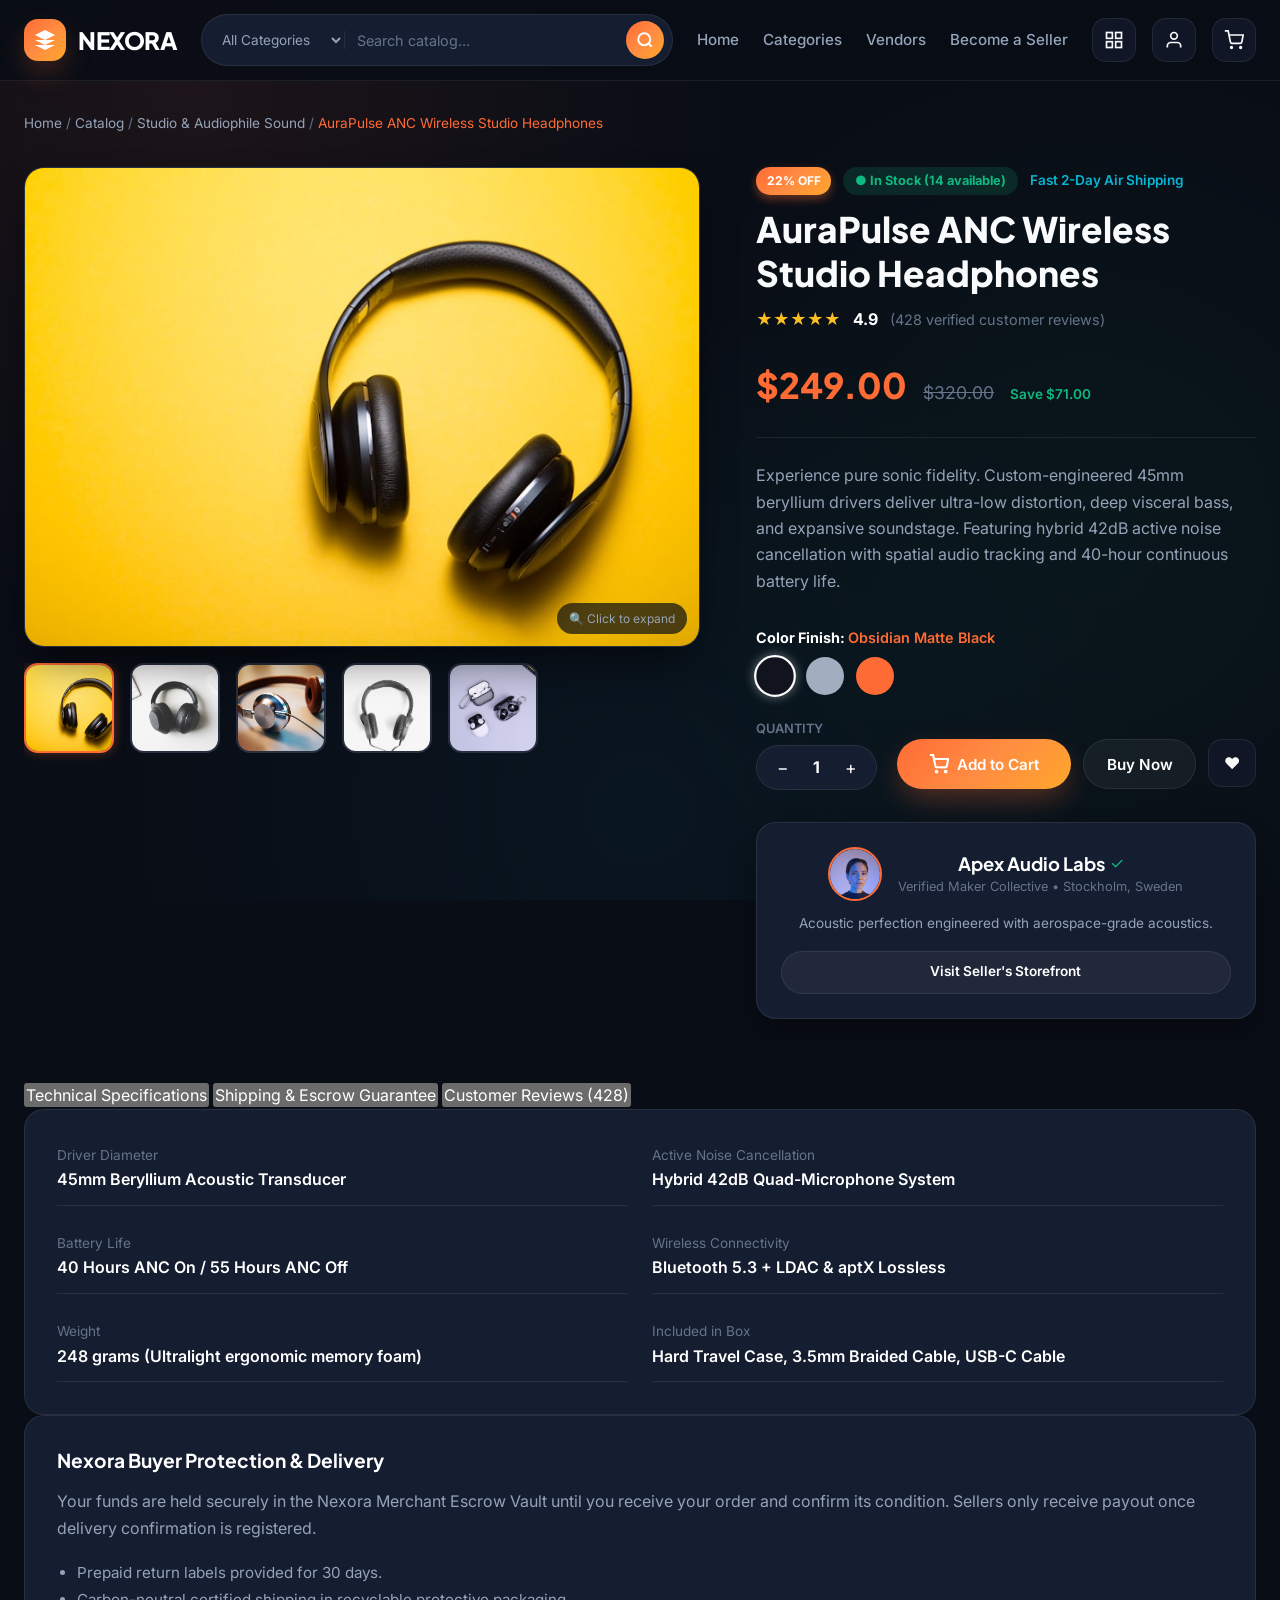
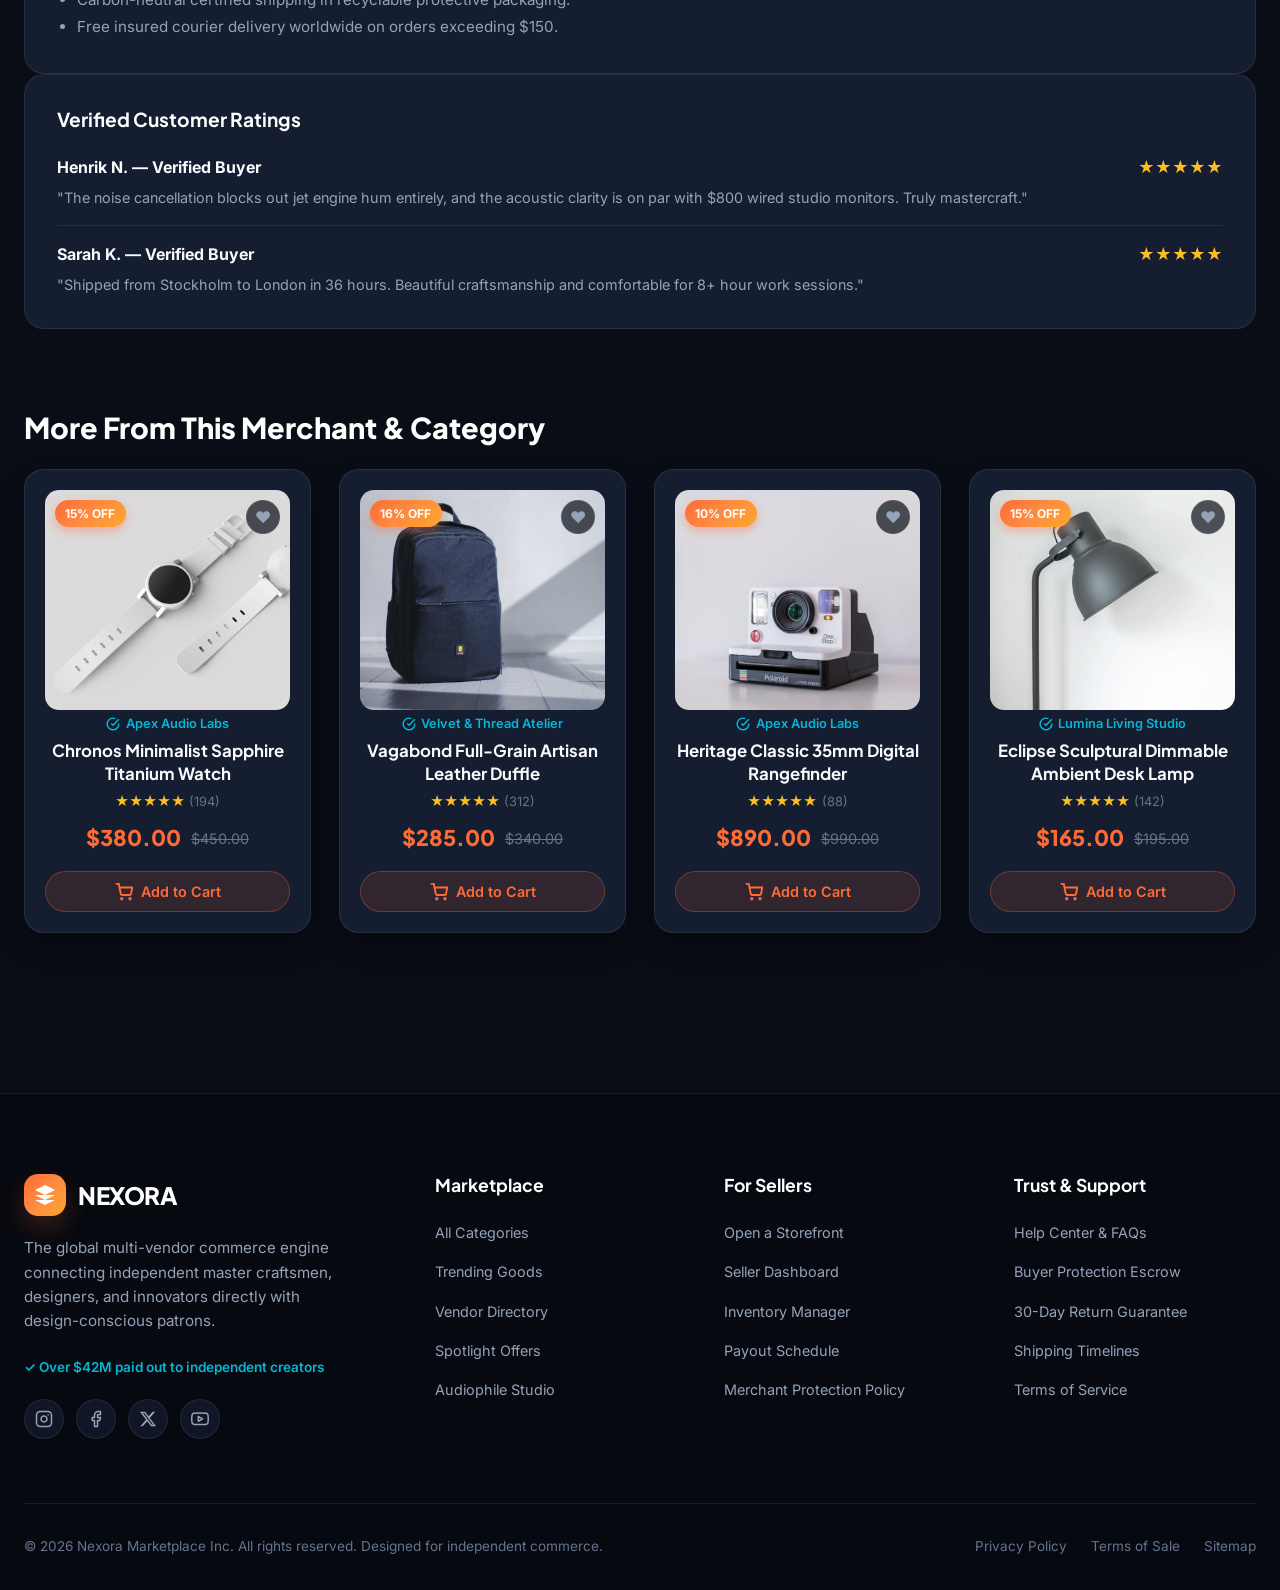
<file: product-details.html>
<!DOCTYPE html>
<html lang="en">
<head>
  <meta charset="UTF-8">
  <meta name="viewport" content="width=device-width, initial-scale=1.0">
  <title>AuraPulse ANC Wireless Studio Headphones — Nexora Marketplace</title>
  <meta name="description" content="Buy AuraPulse ANC Wireless Studio Headphones directly from Apex Audio Labs on Nexora. 45mm beryllium drivers, 42dB active noise cancellation, and 40h battery life.">
  <link rel="stylesheet" href="assets/css/main.css">
  <link rel="icon" type="image/svg+xml" href="data:image/svg+xml,<svg xmlns='http://www.w3.org/2000/svg' viewBox='0 0 24 24' fill='%23FF6B35'><path d='M12 2L2 7l10 5 10-5-10-5zM2 17l10 5 10-5M2 12l10 5 10-5'/></svg>">
  <style>
    .product-details-grid {
      display: grid;
      grid-template-columns: 1.15fr 0.85fr;
      gap: 3.5rem;
      margin-top: 2rem;
      margin-bottom: 4rem;
    }
    .gallery-container {
      position: sticky;
      top: 100px;
    }
    .main-image-viewport {
      width: 100%;
      height: 480px;
      background: var(--bg-card);
      border: 1px solid var(--border-subtle);
      border-radius: var(--radius-lg);
      overflow: hidden;
      position: relative;
      cursor: zoom-in;
      display: grid;
      place-items: center;
      box-shadow: var(--shadow-lg);
    }
    .main-image-viewport img {
      width: 100%;
      height: 100%;
      object-fit: cover;
      transition: transform 0.3s ease;
    }
    .main-image-viewport:hover img {
      transform: scale(1.05);
    }
    .gallery-thumbnails-row {
      display: flex;
      gap: 1rem;
      margin-top: 1rem;
      overflow-x: auto;
      padding-bottom: 0.5rem;
    }
    .thumb-item {
      width: 90px;
      height: 90px;
      border-radius: var(--radius-md);
      border: 2px solid var(--border-subtle);
      background: var(--bg-card);
      overflow: hidden;
      cursor: pointer;
      flex-shrink: 0;
      transition: all var(--transition-fast);
    }
    .thumb-item:hover, .thumb-item.active {
      border-color: var(--accent-primary);
      box-shadow: 0 0 12px var(--accent-glow);
    }
    .thumb-item img {
      width: 100%;
      height: 100%;
      object-fit: cover;
    }
    .swatch-group {
      display: flex;
      gap: 0.75rem;
      margin-top: 0.5rem;
    }
    .color-swatch {
      width: 38px;
      height: 38px;
      border-radius: 50%;
      border: 2px solid transparent;
      cursor: pointer;
      position: relative;
      transition: all var(--transition-fast);
    }
    .color-swatch.active {
      border-color: white;
      box-shadow: 0 0 10px rgba(255, 255, 255, 0.4);
      transform: scale(1.1);
    }
    .qty-selector {
      display: flex;
      align-items: center;
      background: var(--bg-card);
      border: 1px solid var(--border-subtle);
      border-radius: var(--radius-full);
      padding: 0.35rem 0.6rem;
      width: fit-content;
    }
    .qty-input-btn {
      width: 32px;
      height: 32px;
      background: transparent;
      border: none;
      color: white;
      font-size: 1.1rem;
      cursor: pointer;
      display: grid;
      place-items: center;
    }
    .qty-number {
      width: 36px;
      text-align: center;
      font-weight: 700;
      font-size: 1rem;
      color: white;
    }
    .mini-vendor-card {
      background: var(--bg-card);
      border: 1px solid var(--border-subtle);
      border-radius: var(--radius-lg);
      padding: 1.5rem;
      display: flex;
      flex-direction: column;
      align-items: center;
      text-align: center;
      margin-top: 2rem;
      box-shadow: var(--shadow-card);
    }
    .lightbox-modal {
      position: fixed;
      inset: 0;
      background: rgba(0, 0, 0, 0.9);
      backdrop-filter: blur(10px);
      z-index: 300;
      display: none;
      place-items: center;
      padding: 2rem;
    }
    .lightbox-modal img {
      max-width: 90vw;
      max-height: 85vh;
      object-fit: contain;
      border-radius: var(--radius-md);
      box-shadow: var(--shadow-lg);
    }
    @media (max-width: 1024px) {
      .product-details-grid {
        grid-template-columns: 1fr;
      }
      .gallery-container {
        position: static;
      }
      .main-image-viewport {
        height: 380px;
      }
    }
    @media (max-width: 600px) {
      .main-image-viewport {
        height: 280px;
      }
      .thumb-item {
        width: 70px;
        height: 70px;
      }
    }
  </style>
</head>
<body>

  <!-- Navigation Bar -->
  <header class="navbar">
    <div class="container nav-container">
      <a href="index.html" class="brand-logo">
        <div class="brand-icon">
          <svg viewBox="0 0 24 24"><path d="M12 2L2 7l10 5 10-5-10-5zM2 17l10 5 10-5M2 12l10 5 10-5"/></svg>
        </div>
        <span>NEXORA</span>
      </a>

      <!-- Search Bar -->
      <form class="nav-search" id="navSearchForm">
        <select aria-label="Search category filter">
          <option value="all">All Categories</option>
          <option value="audio">Audio & Sound</option>
          <option value="electronics">Electronics</option>
          <option value="home">Home & Living</option>
        </select>
        <input type="text" placeholder="Search catalog..." aria-label="Search catalog">
        <button type="submit" class="search-btn" aria-label="Submit search">
          <svg width="18" height="18" viewBox="0 0 24 24" fill="none" stroke="currentColor" stroke-width="2.5"><circle cx="11" cy="11" r="8"></circle><line x1="21" y1="21" x2="16.65" y2="16.65"></line></svg>
        </button>
      </form>

      <nav aria-label="Main Navigation">
        <ul class="nav-links">
          <li><a href="index.html" class="nav-link">Home</a></li>
          <li><a href="categories.html" class="nav-link">Categories</a></li>
          <li><a href="vendors.html" class="nav-link">Vendors</a></li>
          <li><a href="register.html?role=vendor" class="nav-link">Become a Seller</a></li>
        </ul>
      </nav>

      <div class="nav-actions">
        <a href="dashboard.html" class="action-btn" title="Merchant Dashboard" aria-label="Merchant Dashboard">
          <svg width="20" height="20" viewBox="0 0 24 24" fill="none" stroke="currentColor" stroke-width="2"><rect x="3" y="3" width="7" height="7"></rect><rect x="14" y="3" width="7" height="7"></rect><rect x="14" y="14" width="7" height="7"></rect><rect x="3" y="14" width="7" height="7"></rect></svg>
        </a>
        <a href="auth.html" class="action-btn" title="Sign In / Account" aria-label="Sign In / Account">
          <svg width="20" height="20" viewBox="0 0 24 24" fill="none" stroke="currentColor" stroke-width="2"><path d="M20 21v-2a4 4 0 0 0-4-4H8a4 4 0 0 0-4 4v2"></path><circle cx="12" cy="7" r="4"></circle></svg>
        </a>
        <button class="action-btn" onclick="toggleCartDrawer()" title="Shopping Cart" aria-label="Shopping Cart">
          <svg width="20" height="20" viewBox="0 0 24 24" fill="none" stroke="currentColor" stroke-width="2"><circle cx="9" cy="21" r="1"></circle><circle cx="20" cy="21" r="1"></circle><path d="M1 1h4l2.68 13.39a2 2 0 0 0 2 1.61h9.72a2 2 0 0 0 2-1.61L23 6H6"></path></svg>
          <span class="badge-count cart-badge-count" style="display: none;">0</span>
        </button>
        <button class="mobile-menu-toggle" id="mobileToggle" aria-label="Open navigation menu">
          <svg width="24" height="24" viewBox="0 0 24 24" fill="none" stroke="currentColor" stroke-width="2"><line x1="3" y1="12" x2="21" y2="12"></line><line x1="3" y1="6" x2="21" y2="6"></line><line x1="3" y1="18" x2="21" y2="18"></line></svg>
        </button>
      </div>
    </div>
  </header>

  <!-- Mobile Navigation Drawer -->
  <div class="mobile-menu-backdrop" id="mobileMenuBackdrop" onclick="closeMobileMenu()"></div>
  <aside class="mobile-menu-drawer" id="mobileMenu" aria-label="Mobile Navigation Menu">
    <div class="mobile-menu-header">
      <a href="index.html" class="brand-logo" onclick="closeMobileMenu()">
        <div class="brand-icon" style="width: 36px; height: 36px;">
          <svg viewBox="0 0 24 24" width="20" height="20"><path d="M12 2L2 7l10 5 10-5-10-5zM2 17l10 5 10-5M2 12l10 5 10-5"/></svg>
        </div>
        <span style="font-size: 1.3rem;">NEXORA</span>
      </a>
      <button class="mobile-menu-close-btn" id="mobileMenuClose" onclick="closeMobileMenu()" aria-label="Close navigation menu">✕</button>
    </div>

    <div class="mobile-menu-body">
      <!-- 3 Quick Action Buttons Section -->
      <div class="mobile-actions-section">
        <div class="mobile-section-label">Quick Actions</div>
        <div class="mobile-actions-grid">
          <!-- 1. Merchant Dashboard Button -->
          <a href="dashboard.html" class="mobile-action-card" title="Merchant Dashboard" onclick="closeMobileMenu()">
            <div class="mobile-action-icon">
              <svg width="20" height="20" viewBox="0 0 24 24" fill="none" stroke="currentColor" stroke-width="2"><rect x="3" y="3" width="7" height="7"></rect><rect x="14" y="3" width="7" height="7"></rect><rect x="14" y="14" width="7" height="7"></rect><rect x="3" y="14" width="7" height="7"></rect></svg>
            </div>
            <span>Dashboard</span>
          </a>

          <!-- 2. Sign In / Account Button -->
          <a href="auth.html" class="mobile-action-card" title="Sign In / Account" onclick="closeMobileMenu()">
            <div class="mobile-action-icon">
              <svg width="20" height="20" viewBox="0 0 24 24" fill="none" stroke="currentColor" stroke-width="2"><path d="M20 21v-2a4 4 0 0 0-4-4H8a4 4 0 0 0-4 4v2"></path><circle cx="12" cy="7" r="4"></circle></svg>
            </div>
            <span>Account</span>
          </a>

          <!-- 3. Shopping Cart Button -->
          <button class="mobile-action-card" onclick="closeMobileMenu(); toggleCartDrawer();" type="button" title="Shopping Cart">
            <div class="mobile-action-icon">
              <svg width="20" height="20" viewBox="0 0 24 24" fill="none" stroke="currentColor" stroke-width="2"><circle cx="9" cy="21" r="1"></circle><circle cx="20" cy="21" r="1"></circle><path d="M1 1h4l2.68 13.39a2 2 0 0 0 2 1.61h9.72a2 2 0 0 0 2-1.61L23 6H6"></path></svg>
              <span class="badge-count cart-badge-count" style="display: none;">0</span>
            </div>
            <span>Cart</span>
          </button>
        </div>
      </div>

      <!-- Mobile Search Form -->
      <form class="mobile-search-box" id="mobileSearchForm" onsubmit="handleMobileSearch(event, this)">
        <input type="text" placeholder="Search products, makers..." aria-label="Search catalog">
        <button type="submit" class="search-btn" style="width: 34px; height: 34px;" aria-label="Submit search">
          <svg width="15" height="15" viewBox="0 0 24 24" fill="none" stroke="currentColor" stroke-width="2.5"><circle cx="11" cy="11" r="8"></circle><line x1="21" y1="21" x2="16.65" y2="16.65"></line></svg>
        </button>
      </form>

      <!-- Navigation Links -->
      <nav aria-label="Mobile Navigation Links">
        <div class="mobile-section-label" style="margin-bottom: 0.5rem;">Explore Marketplace</div>
        <ul class="mobile-nav-list">
          <li>
            <a href="index.html" class="mobile-nav-link" onclick="closeMobileMenu()">
              <span>Home</span>
              <svg width="18" height="18" viewBox="0 0 24 24" fill="none" stroke="currentColor" stroke-width="2"><polyline points="9 18 15 12 9 6"></polyline></svg>
            </a>
          </li>
          <li>
            <a href="categories.html" class="mobile-nav-link" onclick="closeMobileMenu()">
              <span>Categories</span>
              <svg width="18" height="18" viewBox="0 0 24 24" fill="none" stroke="currentColor" stroke-width="2"><polyline points="9 18 15 12 9 6"></polyline></svg>
            </a>
          </li>
          <li>
            <a href="vendors.html" class="mobile-nav-link" onclick="closeMobileMenu()">
              <span>Vendors</span>
              <svg width="18" height="18" viewBox="0 0 24 24" fill="none" stroke="currentColor" stroke-width="2"><polyline points="9 18 15 12 9 6"></polyline></svg>
            </a>
          </li>
          <li>
            <a href="register.html?role=vendor" class="mobile-nav-link" onclick="closeMobileMenu()">
              <span>Become a Seller</span>
              <svg width="18" height="18" viewBox="0 0 24 24" fill="none" stroke="currentColor" stroke-width="2"><polyline points="9 18 15 12 9 6"></polyline></svg>
            </a>
          </li>
        </ul>
      </nav>

      <!-- Seller Promotion in Drawer -->
      <div style="background: linear-gradient(135deg, rgba(255, 107, 53, 0.12), rgba(16, 185, 129, 0.08)); border: 1px solid rgba(255, 107, 53, 0.25); border-radius: var(--radius-md); padding: 1.15rem; text-align: center; margin-top: auto;">
        <div style="font-weight: 700; color: white; font-size: 0.95rem; margin-bottom: 0.25rem;">Sell on Nexora</div>
        <p style="font-size: 0.8rem; color: var(--text-muted); margin-bottom: 0.75rem;">Launch your verified storefront with 0% platform setup fee.</p>
        <a href="register.html?role=vendor" class="btn-primary" style="display: block; font-size: 0.85rem; padding: 0.55rem 1rem; width: 100%; text-decoration: none;">Open Storefront</a>
      </div>
    </div>
  </aside>

  <main class="container" style="padding-top: 2rem; padding-bottom: 5rem;">
    <!-- Breadcrumb Navigation -->
    <div style="font-size: 0.85rem; color: var(--text-dim); margin-bottom: 1.5rem;">
      <a href="index.html" style="color: var(--text-muted);">Home</a> / 
      <a href="categories.html" style="color: var(--text-muted);">Catalog</a> / 
      <a href="categories.html?cat=audio" id="breadcrumbCategory" style="color: var(--text-muted);">Audio & Sound</a> / 
      <span id="breadcrumbTitle" style="color: var(--accent-primary);">AuraPulse ANC Wireless Studio Headphones</span>
    </div>

    <!-- Product Layout Grid -->
    <div class="product-details-grid">
      <!-- Left Column: Multi-Angle Interactive Gallery -->
      <div class="gallery-container">
        <div class="main-image-viewport" id="mainImageViewport" onclick="openLightbox()">
          <img id="mainImageDisplay" src="assets/images/prod_headphones.jpg" alt="AuraPulse ANC Wireless Studio Headphones main view">
          <div style="position: absolute; bottom: 12px; right: 12px; background: rgba(9, 13, 22, 0.7); backdrop-filter: blur(8px); padding: 0.35rem 0.75rem; border-radius: var(--radius-full); font-size: 0.75rem; color: var(--text-muted); display: flex; align-items: center; gap: 0.35rem;">
            <span>🔍 Click to expand</span>
          </div>
        </div>

        <!-- 4 Distinct Alternate Angle Thumbnails -->
        <div class="gallery-thumbnails-row" id="galleryThumbnails">
          <div class="thumb-item active" onclick="switchGalleryImage('assets/images/prod_headphones.jpg', this)">
            <img src="assets/images/prod_headphones.jpg" alt="Headphones frontal angle">
          </div>
          <div class="thumb-item" onclick="switchGalleryImage('assets/images/gallery_1.jpg', this)">
            <img src="assets/images/gallery_1.jpg" alt="Headphones mounted on modern aluminum audio stand">
          </div>
          <div class="thumb-item" onclick="switchGalleryImage('assets/images/gallery_2.jpg', this)">
            <img src="assets/images/gallery_2.jpg" alt="Close up of earcups, acoustic memory foam and metal hinges">
          </div>
          <div class="thumb-item" onclick="switchGalleryImage('assets/images/gallery_3.jpg', this)">
            <img src="assets/images/gallery_3.jpg" alt="Headphones folded in hard-shell matte protective travel case">
          </div>
          <div class="thumb-item" onclick="switchGalleryImage('assets/images/gallery_4.jpg', this)">
            <img src="assets/images/gallery_4.jpg" alt="Lifestyle model listening to headphones in architectural studio">
          </div>
        </div>
      </div>

      <!-- Right Column: Product Specs, Variants, Cart & Mini Vendor Card -->
      <div>
        <div style="display: flex; align-items: center; gap: 0.75rem; margin-bottom: 0.75rem;">
          <span class="discount-badge" id="productDiscountBadge" style="position: static;">22% OFF</span>
          <span style="background: rgba(16, 185, 129, 0.15); color: var(--trust-emerald); font-size: 0.8rem; font-weight: 700; padding: 0.25rem 0.75rem; border-radius: var(--radius-full);">
            ● In Stock (<span id="stockCountDisplay">14</span> available)
          </span>
          <span style="color: var(--trust-cyan); font-size: 0.85rem; font-weight: 600;">Fast 2-Day Air Shipping</span>
        </div>

        <h1 id="productTitle" style="font-size: 2.2rem; font-weight: 800; line-height: 1.25; margin-bottom: 0.75rem;">
          AuraPulse ANC Wireless Studio Headphones
        </h1>

        <!-- Rating Row -->
        <div style="display: flex; align-items: center; gap: 0.75rem; margin-bottom: 1.5rem;">
          <div style="color: #FBBF24; font-size: 1rem;">★★★★★</div>
          <span style="font-weight: 700; color: white;" id="ratingScore">4.9</span>
          <span style="color: var(--text-dim); font-size: 0.9rem;">(<span id="reviewsCountScore">428</span> verified customer reviews)</span>
        </div>

        <!-- Pricing Row -->
        <div style="display: flex; align-items: baseline; gap: 1rem; margin-bottom: 1.5rem; padding-bottom: 1.5rem; border-bottom: 1px solid var(--border-subtle);">
          <span class="current-price" id="currentPriceDisplay" style="font-size: 2.2rem;">$249.00</span>
          <span class="original-price" id="originalPriceDisplay" style="font-size: 1.1rem;">$320.00</span>
          <span style="font-size: 0.85rem; color: var(--trust-emerald); font-weight: 600;">Save $71.00</span>
        </div>

        <!-- Product Description -->
        <p id="productDescription" style="color: var(--text-muted); font-size: 1rem; line-height: 1.65; margin-bottom: 2rem;">
          Experience pure sonic fidelity. Custom-engineered 45mm beryllium drivers deliver ultra-low distortion, deep visceral bass, and expansive soundstage. Featuring hybrid 42dB active noise cancellation with spatial audio tracking and 40-hour continuous battery life.
        </p>

        <!-- Variant Options: Color Selection -->
        <div style="margin-bottom: 1.5rem;">
          <div style="font-size: 0.9rem; font-weight: 700; color: white; margin-bottom: 0.5rem;">
            Color Finish: <span id="selectedColorLabel" style="color: var(--accent-primary); font-weight: 600;">Obsidian Matte Black</span>
          </div>
          <div class="swatch-group">
            <div class="color-swatch active" style="background: #11141E;" onclick="selectColor('Obsidian Matte Black', this)"></div>
            <div class="color-swatch" style="background: #A0AEC0;" onclick="selectColor('Brushed Titanium Silver', this)"></div>
            <div class="color-swatch" style="background: #FF6B35;" onclick="selectColor('Solar Amber Edition', this)"></div>
          </div>
        </div>

        <!-- Quantity & Purchase Action Buttons -->
        <div style="display: flex; align-items: center; gap: 1.25rem; margin-bottom: 2rem; flex-wrap: wrap;">
          <div>
            <div style="font-size: 0.8rem; color: var(--text-dim); margin-bottom: 0.35rem; font-weight: 600;">QUANTITY</div>
            <div class="qty-selector">
              <button class="qty-input-btn" onclick="updateDetailQty(-1)">−</button>
              <div class="qty-number" id="detailQtyVal">1</div>
              <button class="qty-input-btn" onclick="updateDetailQty(1)">+</button>
            </div>
          </div>

          <div style="flex: 1; min-width: 200px; display: flex; gap: 0.75rem; margin-top: 1.2rem;">
            <button class="btn-primary" style="flex: 1; padding: 0.9rem;" onclick="handleAddCurrentToCart()">
              <svg width="20" height="20" viewBox="0 0 24 24" fill="none" stroke="currentColor" stroke-width="2.5"><circle cx="9" cy="21" r="1"></circle><circle cx="20" cy="21" r="1"></circle><path d="M1 1h4l2.68 13.39a2 2 0 0 0 2 1.61h9.72a2 2 0 0 0 2-1.61L23 6H6"></path></svg>
              <span>Add to Cart</span>
            </button>
            <button class="btn-secondary" style="padding: 0.9rem 1.4rem;" onclick="handleBuyNow()">
              Buy Now
            </button>
            <button class="action-btn" style="height: 48px; width: 48px;" onclick="toggleWishlist('aurapulse-pro', this)" title="Add to Wishlist">
              ♥
            </button>
          </div>
        </div>

        <!-- Mini Vendor Card (Required: Logo, Name, Rating, Visit Store link) -->
        <div class="tilt-card mini-vendor-card">
          <div style="display: flex; align-items: center; gap: 1rem; width: 100%; justify-content: center; margin-bottom: 0.75rem;">
            <div style="width: 54px; height: 54px; border-radius: 50%; overflow: hidden; border: 2px solid var(--accent-primary); background: #0F172A; flex-shrink: 0;">
              <img id="miniVendorLogo" src="assets/images/vendor_logo_1.jpg" alt="Apex Audio Labs avatar">
            </div>
            <div>
              <div style="display: flex; align-items: center; justify-content: center; gap: 0.35rem;">
                <h4 id="miniVendorName" style="font-size: 1.15rem; color: white;">Apex Audio Labs</h4>
                <span style="color: var(--trust-emerald);">✓</span>
              </div>
              <div style="font-size: 0.8rem; color: var(--text-dim);">Verified Maker Collective • Stockholm, Sweden</div>
            </div>
          </div>
          <p id="miniVendorTagline" style="font-size: 0.85rem; color: var(--text-muted); margin-bottom: 1rem;">
            Acoustic perfection engineered with aerospace-grade acoustics.
          </p>
          <a id="miniVendorStoreLink" href="vendor-store.html?vendor=apex-audio" class="btn-secondary" style="width: 100%; font-size: 0.85rem; padding: 0.6rem;">
            Visit Seller's Storefront
          </a>
        </div>
      </div>
    </div>

    <!-- Product Details Tabs (Specs, Shipping, Reviews) -->
    <div style="margin-top: 4rem;">
      <div class="store-tabs-nav">
        <button class="store-tab-btn active" onclick="switchProductTab('specs', this)">Technical Specifications</button>
        <button class="store-tab-btn" onclick="switchProductTab('shipping', this)">Shipping & Escrow Guarantee</button>
        <button class="store-tab-btn" onclick="switchProductTab('reviews', this)">Customer Reviews (428)</button>
      </div>

      <!-- Tab: Specs -->
      <div class="tab-pane active" id="ptab-specs">
        <div style="background: var(--bg-card); border: 1px solid var(--border-subtle); border-radius: var(--radius-lg); padding: 2rem;">
          <div style="display: grid; grid-template-columns: repeat(2, 1fr); gap: 1.5rem;">
            <div style="border-bottom: 1px solid var(--border-subtle); padding-bottom: 0.75rem;">
              <span style="color: var(--text-dim); font-size: 0.85rem;">Driver Diameter</span>
              <div style="font-weight: 600; color: white;">45mm Beryllium Acoustic Transducer</div>
            </div>
            <div style="border-bottom: 1px solid var(--border-subtle); padding-bottom: 0.75rem;">
              <span style="color: var(--text-dim); font-size: 0.85rem;">Active Noise Cancellation</span>
              <div style="font-weight: 600; color: white;">Hybrid 42dB Quad-Microphone System</div>
            </div>
            <div style="border-bottom: 1px solid var(--border-subtle); padding-bottom: 0.75rem;">
              <span style="color: var(--text-dim); font-size: 0.85rem;">Battery Life</span>
              <div style="font-weight: 600; color: white;">40 Hours ANC On / 55 Hours ANC Off</div>
            </div>
            <div style="border-bottom: 1px solid var(--border-subtle); padding-bottom: 0.75rem;">
              <span style="color: var(--text-dim); font-size: 0.85rem;">Wireless Connectivity</span>
              <div style="font-weight: 600; color: white;">Bluetooth 5.3 + LDAC & aptX Lossless</div>
            </div>
            <div style="border-bottom: 1px solid var(--border-subtle); padding-bottom: 0.75rem;">
              <span style="color: var(--text-dim); font-size: 0.85rem;">Weight</span>
              <div style="font-weight: 600; color: white;">248 grams (Ultralight ergonomic memory foam)</div>
            </div>
            <div style="border-bottom: 1px solid var(--border-subtle); padding-bottom: 0.75rem;">
              <span style="color: var(--text-dim); font-size: 0.85rem;">Included in Box</span>
              <div style="font-weight: 600; color: white;">Hard Travel Case, 3.5mm Braided Cable, USB-C Cable</div>
            </div>
          </div>
        </div>
      </div>

      <!-- Tab: Shipping -->
      <div class="tab-pane" id="ptab-shipping">
        <div style="background: var(--bg-card); border: 1px solid var(--border-subtle); border-radius: var(--radius-lg); padding: 2rem;">
          <h3 style="font-size: 1.2rem; color: white; margin-bottom: 1rem;">Nexora Buyer Protection & Delivery</h3>
          <p style="color: var(--text-muted); line-height: 1.7; margin-bottom: 1rem;">
            Your funds are held securely in the Nexora Merchant Escrow Vault until you receive your order and confirm its condition. Sellers only receive payout once delivery confirmation is registered.
          </p>
          <ul style="color: var(--text-muted); padding-left: 1.25rem; line-height: 1.8; font-size: 0.95rem;">
            <li>Prepaid return labels provided for 30 days.</li>
            <li>Carbon-neutral certified shipping in recyclable protective packaging.</li>
            <li>Free insured courier delivery worldwide on orders exceeding $150.</li>
          </ul>
        </div>
      </div>

      <!-- Tab: Reviews -->
      <div class="tab-pane" id="ptab-reviews">
        <div style="background: var(--bg-card); border: 1px solid var(--border-subtle); border-radius: var(--radius-lg); padding: 2rem;">
          <h3 style="font-size: 1.2rem; color: white; margin-bottom: 1.5rem;">Verified Customer Ratings</h3>
          <div style="display: flex; flex-direction: column; gap: 1rem;">
            <div style="border-bottom: 1px solid var(--border-subtle); padding-bottom: 1rem;">
              <div style="display: flex; justify-content: space-between;">
                <strong>Henrik N. — Verified Buyer</strong>
                <span style="color: #FBBF24;">★★★★★</span>
              </div>
              <p style="color: var(--text-muted); font-size: 0.9rem; margin-top: 0.35rem;">
                "The noise cancellation blocks out jet engine hum entirely, and the acoustic clarity is on par with $800 wired studio monitors. Truly mastercraft."
              </p>
            </div>
            <div>
              <div style="display: flex; justify-content: space-between;">
                <strong>Sarah K. — Verified Buyer</strong>
                <span style="color: #FBBF24;">★★★★★</span>
              </div>
              <p style="color: var(--text-muted); font-size: 0.9rem; margin-top: 0.35rem;">
                "Shipped from Stockholm to London in 36 hours. Beautiful craftsmanship and comfortable for 8+ hour work sessions."
              </p>
            </div>
          </div>
        </div>
      </div>
    </div>

    <!-- Related Products -->
    <div style="margin-top: 5rem;">
      <h2 style="font-size: 1.8rem; font-weight: 800; color: white; margin-bottom: 1.5rem;">
        More From This Merchant & Category
      </h2>
      <div class="products-grid" id="relatedProductsGrid">
        <!-- Injected via JavaScript -->
      </div>
    </div>
  </main>

  <!-- Lightbox Modal -->
  <div class="lightbox-modal" id="lightboxModal" onclick="closeLightbox()">
    <img id="lightboxImg" src="assets/images/prod_headphones.jpg" alt="Zoomed view">
  </div>

  <!-- Global Cart Drawer & Backdrop -->
  <div class="cart-backdrop" id="cartBackdrop"></div>
  <aside class="cart-drawer" id="cartDrawer" aria-label="Shopping Cart Drawer">
    <div class="cart-header">
      <div style="display: flex; align-items: center; gap: 0.6rem;">
        <svg width="22" height="22" viewBox="0 0 24 24" fill="none" stroke="var(--accent-primary)" stroke-width="2.5"><circle cx="9" cy="21" r="1"></circle><circle cx="20" cy="21" r="1"></circle><path d="M1 1h4l2.68 13.39a2 2 0 0 0 2 1.61h9.72a2 2 0 0 0 2-1.61L23 6H6"></path></svg>
        <h3 style="font-size: 1.25rem; font-weight: 700; color: white;">Your Shopping Cart</h3>
      </div>
      <button class="cart-close-btn" onclick="toggleCartDrawer()" aria-label="Close cart">✕</button>
    </div>
    <div class="cart-items-list" id="cartItemsList"></div>
    <div class="cart-footer">
      <div class="cart-total-row">
        <span>Cart Subtotal</span>
        <span id="cartSubtotal">$0.00</span>
      </div>
      <div class="cart-total-row grand-total">
        <span>Estimated Total</span>
        <span id="cartGrandTotal" style="color: var(--accent-primary);">$0.00</span>
      </div>
      <button class="btn-primary" style="width: 100%; padding: 0.95rem;" onclick="showToast('Checkout Initialized', 'Connecting to secure escrow checkout...', 'success')">
        Proceed to Secure Checkout
      </button>
    </div>
  </aside>

  <!-- Global Footer -->
  <footer class="footer">
    <div class="container">
      <div class="footer-grid">
        <div class="footer-brand">
          <div class="brand-logo" style="margin-bottom: 1rem;">
            <div class="brand-icon">
              <svg viewBox="0 0 24 24"><path d="M12 2L2 7l10 5 10-5-10-5zM2 17l10 5 10-5M2 12l10 5 10-5"/></svg>
            </div>
            <span>NEXORA</span>
          </div>
          <p>The global multi-vendor commerce engine connecting independent master craftsmen, designers, and innovators directly with design-conscious patrons.</p>
          <div style="color: var(--trust-cyan); font-size: 0.85rem; font-weight: 600;">
            ✓ Over $42M paid out to independent creators
          </div>
          <div class="footer-social-links" aria-label="Social media channels">
            <a href="https://instagram.com" target="_blank" rel="noopener noreferrer" class="social-icon-btn" aria-label="Instagram" title="Instagram">
              <svg width="18" height="18" viewBox="0 0 24 24" fill="none" stroke="currentColor" stroke-width="2" stroke-linecap="round" stroke-linejoin="round"><rect x="2" y="2" width="20" height="20" rx="5" ry="5"></rect><path d="M16 11.37A4 4 0 1 1 12.63 8 4 4 0 0 1 16 11.37z"></path><line x1="17.5" y1="6.5" x2="17.51" y2="6.5"></line></svg>
            </a>
            <a href="https://facebook.com" target="_blank" rel="noopener noreferrer" class="social-icon-btn" aria-label="Facebook" title="Facebook">
              <svg width="18" height="18" viewBox="0 0 24 24" fill="none" stroke="currentColor" stroke-width="2" stroke-linecap="round" stroke-linejoin="round"><path d="M18 2h-3a5 5 0 0 0-5 5v3H7v4h3v8h4v-8h3l1-4h-4V7a1 1 0 0 1 1-1h3z"></path></svg>
            </a>
            <a href="https://x.com" target="_blank" rel="noopener noreferrer" class="social-icon-btn" aria-label="X (Twitter)" title="X (Twitter)">
              <svg width="18" height="18" viewBox="0 0 24 24" fill="currentColor"><path d="M18.244 2.25h3.308l-7.227 8.26 8.502 11.24H16.17l-5.214-6.817L4.99 21.75H1.68l7.73-8.835L1.254 2.25H8.08l4.713 6.231zm-1.161 17.52h1.833L7.084 4.126H5.117z"/></svg>
            </a>
            <a href="https://youtube.com" target="_blank" rel="noopener noreferrer" class="social-icon-btn" aria-label="YouTube" title="YouTube">
              <svg width="18" height="18" viewBox="0 0 24 24" fill="none" stroke="currentColor" stroke-width="2" stroke-linecap="round" stroke-linejoin="round"><path d="M22.54 6.42a2.78 2.78 0 0 0-1.94-2C18.88 4 12 4 12 4s-6.88 0-8.6.46a2.78 2.78 0 0 0-1.94 2A29 29 0 0 0 1 11.75a29 29 0 0 0 .46 5.33A2.78 2.78 0 0 0 3.4 19c1.72.46 8.6.46 8.6.46s6.88 0 8.6-.46a2.78 2.78 0 0 0 1.94-2 29 29 0 0 0 .46-5.25 29 29 0 0 0-.46-5.33z"></path><polygon points="9.75 15.02 15.5 11.75 9.75 8.48 9.75 15.02"></polygon></svg>
            </a>
          </div>
        </div>

        <div>
          <h4 class="footer-title">Marketplace</h4>
          <ul class="footer-links">
            <li><a href="categories.html">All Categories</a></li>
            <li><a href="categories.html?sort=trending">Trending Goods</a></li>
            <li><a href="vendors.html">Vendor Directory</a></li>
            <li><a href="categories.html?deals=true">Spotlight Offers</a></li>
            <li><a href="categories.html?cat=audio">Audiophile Studio</a></li>
          </ul>
        </div>

        <div>
          <h4 class="footer-title">For Sellers</h4>
          <ul class="footer-links">
            <li><a href="register.html?role=vendor">Open a Storefront</a></li>
            <li><a href="dashboard.html">Seller Dashboard</a></li>
            <li><a href="dashboard.html">Inventory Manager</a></li>
            <li><a href="dashboard.html">Payout Schedule</a></li>
            <li><a href="register.html?role=vendor">Merchant Protection Policy</a></li>
          </ul>
        </div>

        <div>
          <h4 class="footer-title">Trust & Support</h4>
          <ul class="footer-links">
            <li><a href="#">Help Center & FAQs</a></li>
            <li><a href="#">Buyer Protection Escrow</a></li>
            <li><a href="#">30-Day Return Guarantee</a></li>
            <li><a href="#">Shipping Timelines</a></li>
            <li><a href="#">Terms of Service</a></li>
          </ul>
        </div>
      </div>

      <div class="footer-bottom">
        <div>© 2026 Nexora Marketplace Inc. All rights reserved. Designed for independent commerce.</div>
        <div style="display: flex; gap: 1.5rem;">
          <a href="#">Privacy Policy</a>
          <a href="#">Terms of Sale</a>
          <a href="sitemap.xml">Sitemap</a>
        </div>
      </div>
    </div>
  </footer>

  <script src="assets/js/tilt.js"></script>
  <script src="assets/js/store.js"></script>
  <script>
    let currentProduct = null;
    let selectedColor = 'Obsidian Matte Black';
    let detailQty = 1;

    function switchGalleryImage(src, thumbEl) {
      document.getElementById('mainImageDisplay').src = src;
      document.querySelectorAll('.thumb-item').forEach(t => t.classList.remove('active'));
      thumbEl.classList.add('active');
    }

    function openLightbox() {
      const src = document.getElementById('mainImageDisplay').src;
      document.getElementById('lightboxImg').src = src;
      document.getElementById('lightboxModal').style.display = 'grid';
    }

    function closeLightbox() {
      document.getElementById('lightboxModal').style.display = 'none';
    }

    function selectColor(colorName, swatchEl) {
      selectedColor = colorName;
      document.getElementById('selectedColorLabel').textContent = colorName;
      document.querySelectorAll('.color-swatch').forEach(s => s.classList.remove('active'));
      swatchEl.classList.add('active');
    }

    function updateDetailQty(delta) {
      detailQty = Math.max(1, detailQty + delta);
      document.getElementById('detailQtyVal').textContent = detailQty;
    }

    function handleAddCurrentToCart() {
      if (!currentProduct) return;
      addToCart(currentProduct.id, detailQty, { color: selectedColor });
    }

    function handleBuyNow() {
      if (!currentProduct) return;
      addToCart(currentProduct.id, detailQty, { color: selectedColor });
      showToast('Instant Purchase Initiated', 'Transferring to protected checkout escrow...', 'success');
    }

    function switchProductTab(tabId, btn) {
      document.querySelectorAll('.store-tabs-nav .store-tab-btn').forEach(b => b.classList.remove('active'));
      document.querySelectorAll('.tab-pane').forEach(p => p.classList.remove('active'));
      btn.classList.add('active');
      document.getElementById(`ptab-${tabId}`).classList.add('active');
    }

    document.addEventListener('DOMContentLoaded', () => {
      const params = new URLSearchParams(window.location.search);
      const productId = params.get('id') || 'aurapulse-pro';

      const products = getCatalog();
      currentProduct = products.find(p => p.id === productId) || products[0];
      const vendor = MARKETPLACE_DATA.vendors.find(v => v.id === currentProduct.vendorId) || MARKETPLACE_DATA.vendors[0];

      // Update Page Content
      document.title = `${currentProduct.name} — Nexora Marketplace`;
      document.getElementById('breadcrumbTitle').textContent = currentProduct.name;
      document.getElementById('breadcrumbCategory').textContent = currentProduct.categoryName;
      document.getElementById('breadcrumbCategory').href = `categories.html?cat=${currentProduct.category}`;

      document.getElementById('productTitle').textContent = currentProduct.name;
      document.getElementById('currentPriceDisplay').textContent = `$${currentProduct.price.toFixed(2)}`;
      if (currentProduct.originalPrice) {
        document.getElementById('originalPriceDisplay').textContent = `$${currentProduct.originalPrice.toFixed(2)}`;
      } else {
        document.getElementById('originalPriceDisplay').style.display = 'none';
      }

      document.getElementById('productDescription').textContent = currentProduct.description;
      document.getElementById('ratingScore').textContent = currentProduct.rating;
      document.getElementById('reviewsCountScore').textContent = currentProduct.reviewsCount;
      document.getElementById('stockCountDisplay').textContent = currentProduct.stock;

      // Update main image & gallery
      document.getElementById('mainImageDisplay').src = currentProduct.image;
      if (currentProduct.gallery && currentProduct.gallery.length > 1) {
        const thumbRow = document.getElementById('galleryThumbnails');
        thumbRow.innerHTML = currentProduct.gallery.map((imgSrc, idx) => `
          <div class="thumb-item ${idx === 0 ? 'active' : ''}" onclick="switchGalleryImage('${imgSrc}', this)">
            <img src="${imgSrc}" alt="${currentProduct.name} angle ${idx + 1}">
          </div>
        `).join('');
      }

      // Update Mini Vendor Card
      document.getElementById('miniVendorName').textContent = vendor.name;
      document.getElementById('miniVendorLogo').src = vendor.logo;
      document.getElementById('miniVendorTagline').textContent = vendor.tagline;
      document.getElementById('miniVendorStoreLink').href = `vendor-store.html?vendor=${vendor.slug}`;

      // Render Related Products (3 distinct products)
      const related = products.filter(p => p.id !== currentProduct.id).slice(0, 4);
      const relatedGrid = document.getElementById('relatedProductsGrid');
      relatedGrid.innerHTML = related.map(p => {
        const imgSrc = p.image.startsWith('assets/') ? p.image : 'assets/' + p.image.replace(/^[./]+/, '');
        return `
        <div class="tilt-card product-card">
          <div class="product-thumb-wrap">
            ${p.discount ? `<span class="discount-badge">${p.discount}</span>` : ''}
            <button class="wishlist-toggle" onclick="toggleWishlist('${p.id}', this)" aria-label="Add to wishlist">♥</button>
            <a href="product-details.html?id=${p.id}" style="width: 100%; height: 100%;">
              <img src="${imgSrc}" alt="${p.name}" loading="lazy" onerror="this.onerror=null; this.src='assets/images/'+this.src.split('/').pop();">
            </a>
          </div>
          <a href="vendor-store.html?vendor=${p.vendorId}" class="product-vendor-tag">
            <svg width="14" height="14" viewBox="0 0 24 24" fill="none" stroke="currentColor" stroke-width="2.5"><path d="M22 11.08V12a10 10 0 1 1-5.93-9.14"></path><polyline points="22 4 12 14.01 9 11.01"></polyline></svg>
            <span>${p.vendorName}</span>
          </a>
          <h3 class="product-title">
            <a href="product-details.html?id=${p.id}">${p.name}</a>
          </h3>
          <div class="product-rating">
            <span>★★★★★</span>
            <span style="color: var(--text-dim); font-size: 0.8rem;">(${p.reviewsCount})</span>
          </div>
          <div class="product-pricing">
            <span class="current-price">$${p.price.toFixed(2)}</span>
            ${p.originalPrice ? `<span class="original-price">$${p.originalPrice.toFixed(2)}</span>` : ''}
          </div>
          <button class="add-cart-btn" onclick="addToCart('${p.id}', 1)">
            <svg width="18" height="18" viewBox="0 0 24 24" fill="none" stroke="currentColor" stroke-width="2.5"><circle cx="9" cy="21" r="1"></circle><circle cx="20" cy="21" r="1"></circle><path d="M1 1h4l2.68 13.39a2 2 0 0 0 2 1.61h9.72a2 2 0 0 0 2-1.61L23 6H6"></path></svg>
            <span>Add to Cart</span>
          </button>
        </div>
        `;
      }).join('');

      initTiltEffect('.tilt-card');
    });
  </script>
</body>
</html>
</file>
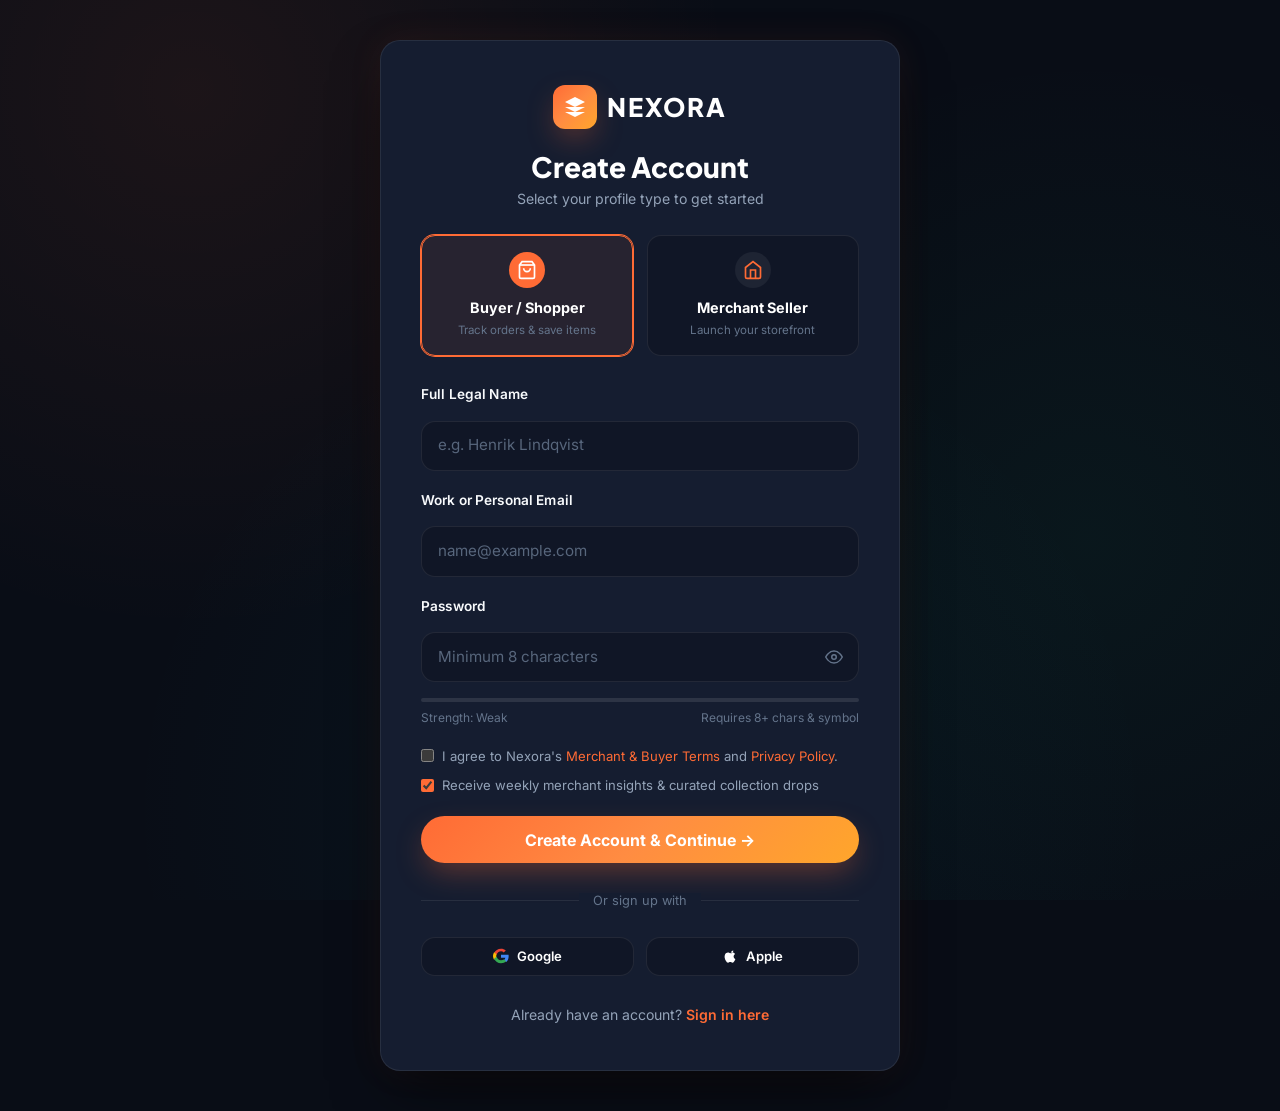
<file: register.html>
<!DOCTYPE html>
<html lang="en">
<head>
  <meta charset="UTF-8">
  <meta name="viewport" content="width=device-width, initial-scale=1.0">
  <title>Create Your Account — Nexora Multi-Vendor Marketplace</title>
  <meta name="description" content="Register as a shopper or open a merchant storefront on Nexora. Join thousands of independent creators, boutique brands, and discerning global buyers.">
  <meta name="keywords" content="register nexora, merchant sign up, start selling, open store, customer registration, multi-vendor marketplace">
  
  <link rel="stylesheet" href="assets/css/main.css">
  <link rel="icon" type="image/svg+xml" href="data:image/svg+xml,<svg xmlns='http://www.w3.org/2000/svg' viewBox='0 0 24 24' fill='%23FF6B35'><path d='M12 2L2 7l10 5 10-5-10-5zM2 17l10 5 10-5M2 12l10 5 10-5'/></svg>">
  
  <style>
    .reg-wrapper {
      min-height: 100vh;
      padding: 2.5rem 1.5rem;
      display: flex;
      align-items: center;
      justify-content: center;
    }

    .reg-card {
      width: 100%;
      max-width: 520px;
      margin: 0 auto;
      background: var(--bg-card);
      border: 1px solid var(--border-subtle);
      border-radius: var(--radius-lg);
      padding: 2.75rem 2.5rem;
      box-shadow: 0 25px 60px -15px rgba(0, 0, 0, 0.7), 0 0 35px rgba(255, 107, 53, 0.08);
      position: relative;
    }





    .role-selector {
      display: grid;
      grid-template-columns: 1fr 1fr;
      gap: 0.85rem;
      margin-bottom: 1.75rem;
    }

    .role-card {
      background: var(--bg-surface);
      border: 1px solid var(--border-subtle);
      border-radius: var(--radius-md);
      padding: 1rem 0.85rem;
      cursor: pointer;
      transition: all var(--transition-fast);
      display: flex;
      flex-direction: column;
      align-items: center;
      text-align: center;
      position: relative;
    }

    .role-card:hover:not(.active) {
      border-color: rgba(255, 107, 53, 0.4);
      background: rgba(255, 255, 255, 0.04);
      transform: translateY(-2px);
    }

    .role-card.active {
      border-color: var(--accent-primary);
      background: rgba(255, 107, 53, 0.08);
      box-shadow: 0 0 0 1px var(--accent-primary);
    }

    .reg-card a:not(.brand-logo):not(.social-auth-btn) {
      color: var(--accent-primary);
      text-decoration: none;
      transition: all var(--transition-fast);
      cursor: pointer;
    }

    .reg-card a:not(.brand-logo):not(.social-auth-btn):hover {
      color: var(--accent-secondary);
      text-decoration: underline;
      text-underline-offset: 3px;
      text-shadow: 0 0 10px var(--accent-glow);
    }

    .brand-logo {
      transition: transform var(--transition-fast);
    }

    .brand-logo:hover {
      transform: translateY(-2px);
    }

    .brand-logo:hover .brand-icon {
      box-shadow: 0 0 25px var(--accent-glow);
    }

    .role-icon {
      width: 36px;
      height: 36px;
      border-radius: 50%;
      background: rgba(255, 255, 255, 0.06);
      display: flex;
      align-items: center;
      justify-content: center;
      margin-bottom: 0.5rem;
      color: var(--accent-primary);
    }

    .role-card.active .role-icon {
      background: var(--accent-primary);
      color: white;
    }

    .role-title {
      font-size: 0.9rem;
      font-weight: 700;
      color: white;
    }

    .role-sub {
      font-size: 0.72rem;
      color: var(--text-dim);
      margin-top: 0.15rem;
    }

    .form-group {
      margin-bottom: 1.2rem;
    }

    .form-group label {
      display: block;
      font-size: 0.85rem;
      font-weight: 600;
      color: var(--text-main);
      margin-bottom: 0.4rem;
    }

    .input-wrapper {
      position: relative;
    }

    .form-input {
      width: 100%;
      background: var(--bg-surface);
      border: 1px solid var(--border-subtle);
      border-radius: var(--radius-md);
      padding: 0.8rem 1rem;
      color: white;
      font-size: 0.95rem;
      outline: none;
      transition: border-color var(--transition-fast), box-shadow var(--transition-fast);
    }

    .form-input:focus {
      border-color: var(--accent-primary);
      box-shadow: 0 0 0 3px var(--accent-glow);
    }

    .toggle-pwd-btn {
      position: absolute;
      right: 0.75rem;
      top: 50%;
      transform: translateY(-50%);
      background: none;
      border: none;
      color: var(--text-dim);
      cursor: pointer;
      padding: 0.25rem;
      display: flex;
      align-items: center;
      justify-content: center;
      transition: color 0.2s;
    }

    .toggle-pwd-btn:hover {
      color: white;
    }

    /* Vendor Extra Box */
    .vendor-panel {
      background: rgba(16, 185, 129, 0.08);
      border: 1px dashed rgba(16, 185, 129, 0.35);
      border-radius: var(--radius-md);
      padding: 1.25rem;
      margin-bottom: 1.25rem;
      animation: slideDown 0.3s ease;
    }

    @keyframes slideDown {
      from { opacity: 0; transform: translateY(-10px); }
      to { opacity: 1; transform: translateY(0); }
    }

    .social-auth {
      display: grid;
      grid-template-columns: repeat(2, 1fr);
      gap: 0.75rem;
      margin-top: 1.5rem;
    }

    .social-auth-btn {
      display: flex;
      align-items: center;
      justify-content: center;
      gap: 0.5rem;
      background: var(--bg-surface);
      border: 1px solid var(--border-subtle);
      border-radius: var(--radius-md);
      padding: 0.65rem 0.5rem;
      color: white;
      font-size: 0.82rem;
      font-weight: 600;
      cursor: pointer;
      transition: all var(--transition-fast);
    }

    .social-auth-btn:hover {
      background: var(--bg-card-hover);
      border-color: rgba(255, 255, 255, 0.2);
    }

    .divider {
      position: relative;
      text-align: center;
      margin: 1.5rem 0;
    }

    .divider span {
      background: var(--bg-card);
      padding: 0 0.85rem;
      color: var(--text-dim);
      font-size: 0.8rem;
      position: relative;
      z-index: 1;
    }

    .divider::before {
      content: '';
      position: absolute;
      top: 50%;
      left: 0;
      right: 0;
      height: 1px;
      background: var(--border-subtle);
    }

    .strength-meter {
      margin-top: 0.5rem;
    }

    .strength-bar-bg {
      height: 4px;
      background: rgba(255, 255, 255, 0.1);
      border-radius: 2px;
      overflow: hidden;
    }

    .strength-bar-fill {
      height: 100%;
      width: 0%;
      background: #EF4444;
      transition: all 0.3s ease;
    }

    .strength-hints {
      display: flex;
      justify-content: space-between;
      font-size: 0.75rem;
      color: var(--text-dim);
      margin-top: 0.35rem;
    }
  </style>
</head>
<body>

  <!-- Main Registration Area -->
  <main class="reg-wrapper">
    <div class="reg-card">
        <div style="margin-bottom: 1.5rem; text-align: center;">
          <a href="index.html" class="brand-logo" style="display: inline-flex; align-items: center; justify-content: center; gap: 0.65rem; text-decoration: none; margin-bottom: 1.25rem;">
            <div class="brand-icon" style="width: 44px; height: 44px; background: var(--accent-gradient); border-radius: 12px; display: flex; align-items: center; justify-content: center; box-shadow: var(--shadow-accent);">
              <svg viewBox="0 0 24 24" width="24" height="24" fill="white"><path d="M12 2L2 7l10 5 10-5-10-5zM2 17l10 5 10-5M2 12l10 5 10-5"/></svg>
            </div>
            <span style="font-family: var(--font-heading); font-size: 1.6rem; font-weight: 800; letter-spacing: 0.08em; color: white;">NEXORA</span>
          </a>
          <h2 style="font-size: 1.75rem; font-weight: 800; color: white;">Create Account</h2>
          <p style="color: var(--text-muted); font-size: 0.88rem; margin-top: 0.25rem;">Select your profile type to get started</p>
        </div>

        <!-- Role Type Selection -->
        <div class="role-selector">
          <div class="role-card active" id="roleShopper" onclick="setRole('shopper')">
            <div class="role-icon">
              <svg width="20" height="20" viewBox="0 0 24 24" fill="none" stroke="currentColor" stroke-width="2"><path d="M6 2L3 6v14a2 2 0 0 0 2 2h14a2 2 0 0 0 2-2V6l-3-4z"/><line x1="3" y1="6" x2="21" y2="6"/><path d="M16 10a4 4 0 0 1-8 0"/></svg>
            </div>
            <div class="role-title">Buyer / Shopper</div>
            <div class="role-sub">Track orders & save items</div>
          </div>

          <div class="role-card" id="roleMerchant" onclick="setRole('merchant')">
            <div class="role-icon">
              <svg width="20" height="20" viewBox="0 0 24 24" fill="none" stroke="currentColor" stroke-width="2"><path d="M3 9l9-7 9 7v11a2 2 0 0 1-2 2H5a2 2 0 0 1-2-2z"/><polyline points="9 22 9 12 15 12 15 22"/></svg>
            </div>
            <div class="role-title">Merchant Seller</div>
            <div class="role-sub">Launch your storefront</div>
          </div>
        </div>

        <form id="registerForm" onsubmit="handleRegistrationSubmit(event)">
          <!-- Full Name -->
          <div class="form-group">
            <label for="fullName">Full Legal Name</label>
            <input type="text" id="fullName" class="form-input" placeholder="e.g. Henrik Lindqvist" required>
          </div>

          <!-- Email -->
          <div class="form-group">
            <label for="emailAddr">Work or Personal Email</label>
            <input type="email" id="emailAddr" class="form-input" placeholder="name@example.com" required>
          </div>

          <!-- Vendor Extra Fields Panel -->
          <div class="vendor-panel" id="vendorPanel" style="display: none;">
            <div style="font-weight: 700; color: white; font-size: 0.9rem; margin-bottom: 0.8rem; display: flex; align-items: center; gap: 0.4rem;">
              <span style="color: var(--trust-emerald);">✓</span> Merchant Store Setup Details
            </div>
            
            <div class="form-group">
              <label for="storeName" style="font-size: 0.8rem;">Storefront Name</label>
              <input type="text" id="storeName" class="form-input" placeholder="e.g. Nordic Timber Atelier">
            </div>

            <div class="form-group">
              <label for="storeCategory" style="font-size: 0.8rem;">Primary Specialty</label>
              <select id="storeCategory" class="form-input" style="background: var(--bg-surface);">
                <option value="audio">Studio & Audiophile Sound</option>
                <option value="home">Home & Living Decor</option>
                <option value="fashion">Luxury Fashion & Apparel</option>
                <option value="crafts">Artisanal Pottery & Crafts</option>
                <option value="electronics">Consumer Electronics</option>
                <option value="gourmet">Gourmet Pantry & Coffee</option>
              </select>
            </div>

            <div style="font-size: 0.75rem; color: var(--trust-emerald);">
              🛡️ Includes Level 1 Merchant Escrow Payout Access on approval.
            </div>
          </div>

          <!-- Password -->
          <div class="form-group">
            <label for="passwordInput">Password</label>
            <div class="input-wrapper">
              <input type="password" id="passwordInput" class="form-input" placeholder="Minimum 8 characters" required minlength="8" oninput="evalPassword(this.value)">
              <button type="button" class="toggle-pwd-btn" onclick="togglePasswordVisibility()" aria-label="Toggle password view">
                <svg id="eyeIcon" width="18" height="18" viewBox="0 0 24 24" fill="none" stroke="currentColor" stroke-width="2"><path d="M1 12s4-8 11-8 11 8 11 8-4 8-11 8-11-8-11-8z"/><circle cx="12" cy="12" r="3"/></svg>
              </button>
            </div>

            <div class="strength-meter">
              <div class="strength-bar-bg">
                <div class="strength-bar-fill" id="pwdStrengthBar"></div>
              </div>
              <div class="strength-hints">
                <span id="pwdStrengthText">Strength: Weak</span>
                <span>Requires 8+ chars & symbol</span>
              </div>
            </div>
          </div>

          <!-- Terms & Newsletter -->
          <div style="margin-bottom: 1.25rem; font-size: 0.82rem; color: var(--text-muted); display: flex; flex-direction: column; gap: 0.5rem;">
            <label style="display: flex; align-items: flex-start; gap: 0.5rem; cursor: pointer;">
              <input type="checkbox" id="termsCheck" required style="accent-color: var(--accent-primary); margin-top: 3px;">
              <span>I agree to Nexora's <a href="#" style="color: var(--accent-primary);">Merchant & Buyer Terms</a> and <a href="#" style="color: var(--accent-primary);">Privacy Policy</a>.</span>
            </label>

            <label style="display: flex; align-items: center; gap: 0.5rem; cursor: pointer;">
              <input type="checkbox" id="newsletterCheck" checked style="accent-color: var(--accent-primary);">
              <span>Receive weekly merchant insights & curated collection drops</span>
            </label>
          </div>

          <!-- Submit Button -->
          <button type="submit" id="submitBtn" class="btn-primary" style="width: 100%; padding: 0.85rem; font-size: 1rem; font-weight: 700;">
            Create Account & Continue →
          </button>
        </form>

        <div class="divider">
          <span>Or sign up with</span>
        </div>

        <div class="social-auth">
          <button class="social-auth-btn" onclick="mockSocial('Google')">
            <svg width="16" height="16" viewBox="0 0 24 24"><path fill="#EA4335" d="M12 5c1.6 0 3 .6 4.1 1.7l3.1-3.1C17.3 1.8 14.8 1 12 1 7.4 1 3.5 3.6 1.6 7.4l3.7 2.9C6.2 7.4 8.9 5 12 5z"/><path fill="#4285F4" d="M23.5 12.3c0-.8-.1-1.6-.2-2.3H12v4.5h6.5c-.3 1.5-1.1 2.8-2.4 3.7l3.7 2.9c2.2-2 3.7-5 3.7-8.8z"/><path fill="#FBBC05" d="M5.3 14.7c-.2-.7-.4-1.5-.4-2.7s.2-2 .4-2.7L1.6 6.4C.6 8.4 0 10.6 0 12s.6 3.6 1.6 5.6l3.7-2.9z"/><path fill="#34A853" d="M12 23c3.2 0 6-1.1 8-3l-3.7-2.9c-1.1.7-2.5 1.2-4.3 1.2-3.1 0-5.8-2.4-6.7-5.3L1.6 16C3.5 19.8 7.4 23 12 23z"/></svg>
            <span>Google</span>
          </button>
          <button class="social-auth-btn" onclick="mockSocial('Apple')">
            <svg width="16" height="16" viewBox="0 0 24 24" fill="white"><path d="M18.71 19.5c-.83 1.24-1.71 2.45-3.05 2.47-1.34.03-1.77-.79-3.29-.79-1.53 0-2 .77-3.27.82-1.31.05-2.3-1.32-3.14-2.53C4.25 17 2.94 12.45 4.7 9.39c.87-1.52 2.43-2.48 4.12-2.51 1.28-.02 2.5.87 3.29.87.78 0 2.26-1.07 3.81-.91.65.03 2.47.26 3.64 1.98-.09.06-2.17 1.28-2.15 3.81.03 3.02 2.65 4.03 2.68 4.04-.03.07-.42 1.44-1.38 2.83M15.97 6.85c.66-.8 1.11-1.92.99-3.04-.96.04-2.12.64-2.8 1.44-.6.69-1.12 1.82-.98 2.92 1.07.08 2.14-.54 2.79-1.32z"/></svg>
            <span>Apple</span>
          </button>
        </div>

        <div style="text-align: center; margin-top: 1.75rem; font-size: 0.88rem; color: var(--text-muted);">
          Already have an account? <a href="auth.html" style="color: var(--accent-primary); font-weight: 600;">Sign in here</a>
        </div>
      </div>
  </main>





  <script src="assets/js/store.js"></script>
  <script>
    let currentRole = 'shopper';

    function setRole(role) {
      currentRole = role;
      const shopperCard = document.getElementById('roleShopper');
      const merchantCard = document.getElementById('roleMerchant');
      const vendorPanel = document.getElementById('vendorPanel');
      const submitBtn = document.getElementById('submitBtn');

      if (role === 'merchant') {
        merchantCard.classList.add('active');
        shopperCard.classList.remove('active');
        vendorPanel.style.display = 'block';
        submitBtn.textContent = 'Launch Storefront & Register →';
      } else {
        shopperCard.classList.add('active');
        merchantCard.classList.remove('active');
        vendorPanel.style.display = 'none';
        submitBtn.textContent = 'Create Shopper Account →';
      }
    }

    function togglePasswordVisibility() {
      const pwdInput = document.getElementById('passwordInput');
      const eyeIcon = document.getElementById('eyeIcon');

      if (pwdInput.type === 'password') {
        pwdInput.type = 'text';
        eyeIcon.innerHTML = `<path d="M17.94 17.94A10.07 10.07 0 0 1 12 20c-7 0-11-8-11-8a18.45 18.45 0 0 1 5.06-5.94M9.9 4.24A9.12 9.12 0 0 1 12 4c7 0 11 8 11 8a18.5 18.5 0 0 1-2.16 3.19m-6.72-1.07a3 3 0 1 1-4.24-4.24"/><line x1="1" y1="1" x2="23" y2="23"/>`;
      } else {
        pwdInput.type = 'password';
        eyeIcon.innerHTML = `<path d="M1 12s4-8 11-8 11 8 11 8-4 8-11 8-11-8-11-8z"/><circle cx="12" cy="12" r="3"/>`;
      }
    }

    function evalPassword(val) {
      const bar = document.getElementById('pwdStrengthBar');
      const text = document.getElementById('pwdStrengthText');

      if (val.length === 0) {
        bar.style.width = '0%';
        text.textContent = 'Strength: Weak';
        return;
      }

      let score = 0;
      if (val.length >= 8) score++;
      if (/[A-Z]/.test(val)) score++;
      if (/[0-9]/.test(val)) score++;
      if (/[^A-Za-z0-9]/.test(val)) score++;

      if (score <= 1) {
        bar.style.width = '25%';
        bar.style.backgroundColor = '#EF4444';
        text.textContent = 'Strength: Weak';
      } else if (score === 2 || score === 3) {
        bar.style.width = '65%';
        bar.style.backgroundColor = '#F59E0B';
        text.textContent = 'Strength: Moderate';
      } else {
        bar.style.width = '100%';
        bar.style.backgroundColor = '#10B981';
        text.textContent = 'Strength: Strong (Great!)';
      }
    }

    function handleRegistrationSubmit(e) {
      e.preventDefault();
      const name = document.getElementById('fullName').value.trim();
      const email = document.getElementById('emailAddr').value.trim();
      const storeName = document.getElementById('storeName').value.trim() || `${name}'s Storefront`;

      const userObject = {
        name: name,
        email: email,
        role: currentRole === 'merchant' ? 'vendor' : 'buyer',
        storeName: currentRole === 'merchant' ? storeName : null,
        joinedDate: new Date().toISOString()
      };

      localStorage.setItem('nexora_user', JSON.stringify(userObject));

      if (currentRole === 'merchant') {
        showToast('Storefront Registered!', `Welcome aboard, ${name}! Launching your merchant dashboard...`, 'success');
        setTimeout(() => {
          window.location.href = 'dashboard.html';
        }, 1200);
      } else {
        showToast('Welcome to Nexora!', `Account created for ${name}. Happy shopping!`, 'success');
        setTimeout(() => {
          window.location.href = 'index.html';
        }, 1200);
      }
    }

    function mockSocial(provider) {
      showToast('OAuth Authentication', `Connecting securely with ${provider}...`, 'info');
      setTimeout(() => {
        const userObj = {
          name: `${provider} Creator User`,
          email: `user@${provider.toLowerCase()}.com`,
          role: currentRole === 'merchant' ? 'vendor' : 'buyer',
          storeName: currentRole === 'merchant' ? `${provider} Artisan Store` : null
        };
        localStorage.setItem('nexora_user', JSON.stringify(userObj));
        showToast('Success', `Authenticated with ${provider}. Redirecting...`, 'success');
        setTimeout(() => {
          window.location.href = currentRole === 'merchant' ? 'dashboard.html' : 'index.html';
        }, 800);
      }, 700);
    }

    document.addEventListener('DOMContentLoaded', () => {
      const params = new URLSearchParams(window.location.search);
      if (params.get('role') === 'vendor' || params.get('mode') === 'merchant') {
        setRole('merchant');
      }
    });
  </script>
</body>
</html>
</file>
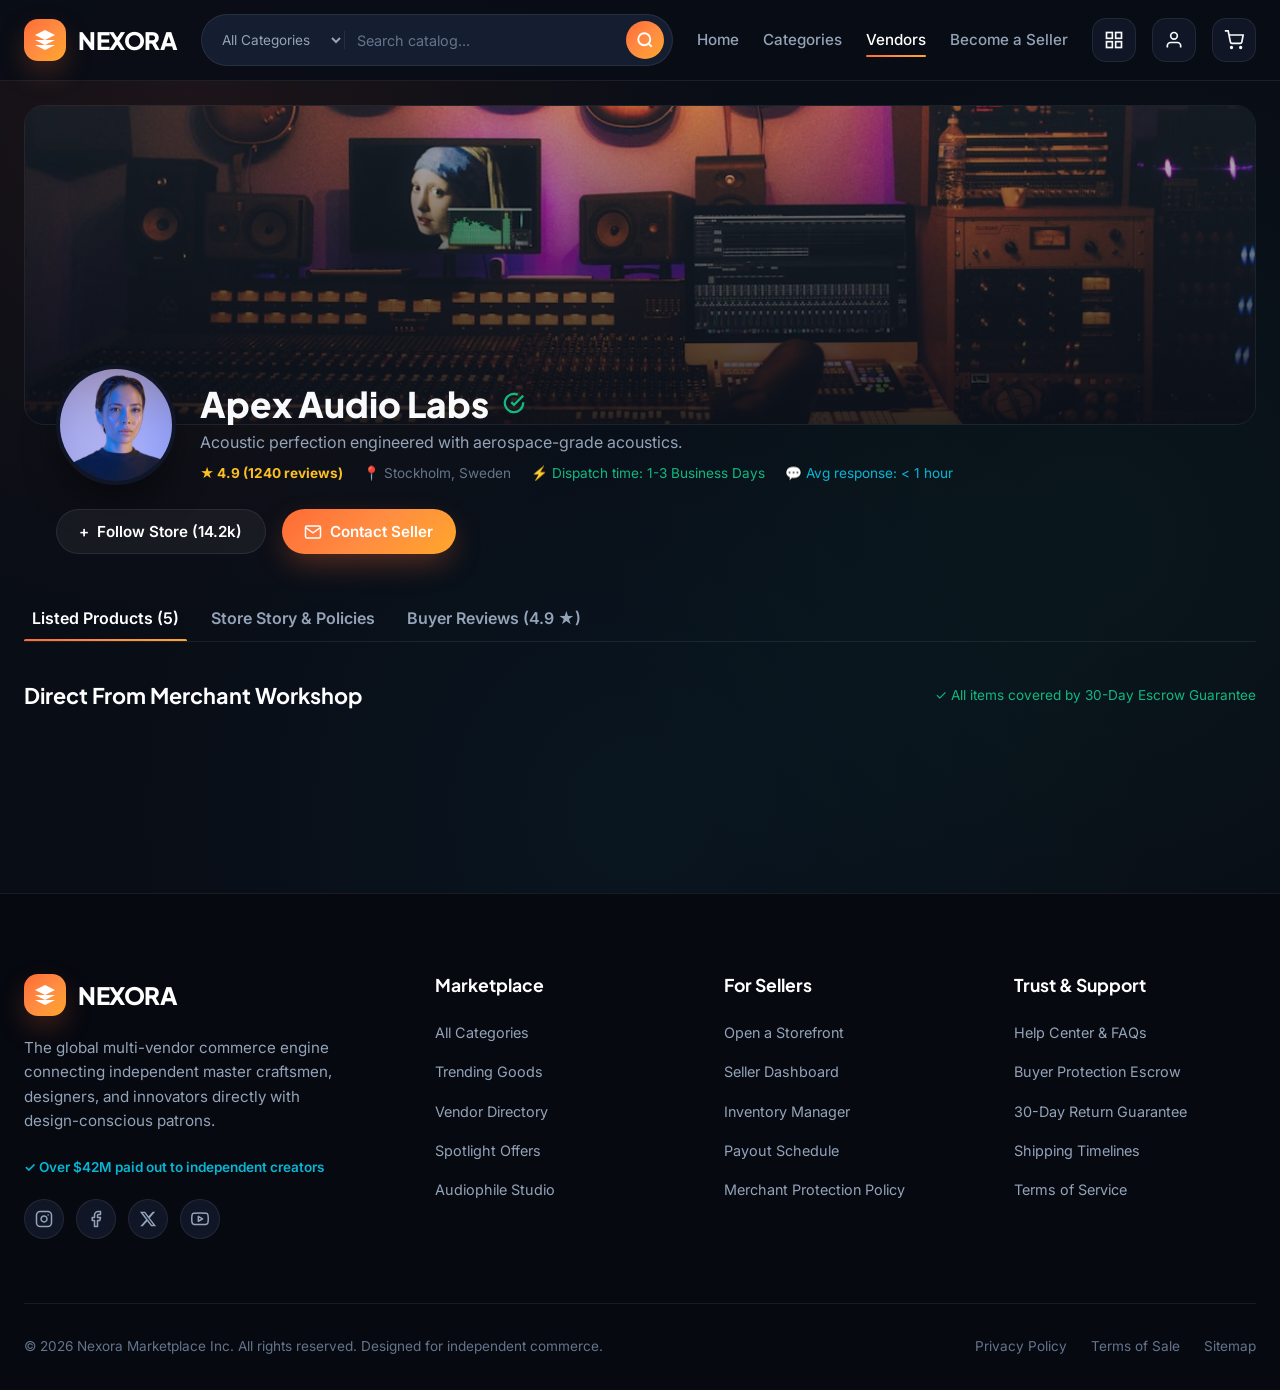
<file: vendor-store.html>
<!DOCTYPE html>
<html lang="en">
<head>
  <meta charset="UTF-8">
  <meta name="viewport" content="width=device-width, initial-scale=1.0">
  <title>Apex Audio Labs Storefront — Nexora Multi-Vendor Marketplace</title>
  <meta name="description" content="Shop directly from Apex Audio Labs on Nexora. Certified studio-grade monitoring headphones, acoustic accessories, and precision tech with guaranteed escrow protection.">
  <link rel="stylesheet" href="assets/css/main.css">
  <link rel="icon" type="image/svg+xml" href="data:image/svg+xml,<svg xmlns='http://www.w3.org/2000/svg' viewBox='0 0 24 24' fill='%23FF6B35'><path d='M12 2L2 7l10 5 10-5-10-5zM2 17l10 5 10-5M2 12l10 5 10-5'/></svg>">
  <style>
    .store-hero-banner {
      width: 100%;
      height: 320px;
      position: relative;
      border-radius: var(--radius-lg);
      overflow: hidden;
      margin-top: 1.5rem;
      border: 1px solid var(--border-subtle);
    }
    .store-hero-banner img {
      width: 100%;
      height: 100%;
      object-fit: cover;
    }
    .store-banner-overlay {
      position: absolute;
      inset: 0;
      background: linear-gradient(180deg, rgba(9, 13, 22, 0.2) 0%, rgba(9, 13, 22, 0.85) 100%);
    }
    .store-profile-bar {
      position: relative;
      margin-top: -60px;
      padding: 0 2rem;
      display: flex;
      justify-content: space-between;
      align-items: flex-end;
      flex-wrap: wrap;
      gap: 1.5rem;
      margin-bottom: 2.5rem;
    }
    .store-avatar-large {
      width: 120px;
      height: 120px;
      border-radius: 50%;
      border: 4px solid var(--bg-surface);
      background: #0B101D;
      overflow: hidden;
      box-shadow: var(--shadow-lg);
    }
    .store-avatar-large img {
      width: 100%;
      height: 100%;
      object-fit: cover;
    }
    .store-tabs-nav {
      display: flex;
      gap: 1rem;
      border-bottom: 1px solid var(--border-subtle);
      margin-bottom: 2.5rem;
      overflow-x: auto;
    }
    .store-tab-btn {
      background: transparent;
      border: none;
      color: var(--text-muted);
      font-size: 1rem;
      font-weight: 600;
      padding: 0.85rem 0.5rem;
      cursor: pointer;
      position: relative;
      white-space: nowrap;
      transition: color var(--transition-fast);
    }
    .store-tab-btn.active {
      color: white;
    }
    .store-tab-btn.active::after {
      content: '';
      position: absolute;
      bottom: -1px;
      left: 0;
      right: 0;
      height: 3px;
      background: var(--accent-gradient);
      border-radius: var(--radius-full);
    }
    .tab-pane {
      display: none;
    }
    .tab-pane.active {
      display: block;
    }
    .store-info-grid {
      display: grid;
      grid-template-columns: 2fr 1fr;
      gap: 2.5rem;
    }
    .policy-box {
      background: var(--bg-card);
      border: 1px solid var(--border-subtle);
      border-radius: var(--radius-md);
      padding: 1.5rem;
      margin-bottom: 1.5rem;
    }
    @media (max-width: 1024px) {
      .store-profile-bar {
        flex-direction: column;
        align-items: center;
        text-align: center;
        margin-top: -50px;
        padding: 0 1rem;
      }
      .store-info-grid {
        grid-template-columns: 1fr;
      }
    }
    @media (max-width: 600px) {
      .store-hero-banner {
        height: 200px;
      }
      .store-avatar-large {
        width: 90px;
        height: 90px;
      }
    }
  </style>
</head>
<body>

  <!-- Navigation Bar -->
  <header class="navbar">
    <div class="container nav-container">
      <a href="index.html" class="brand-logo">
        <div class="brand-icon">
          <svg viewBox="0 0 24 24"><path d="M12 2L2 7l10 5 10-5-10-5zM2 17l10 5 10-5M2 12l10 5 10-5"/></svg>
        </div>
        <span>NEXORA</span>
      </a>

      <!-- Search Bar -->
      <form class="nav-search" id="navSearchForm">
        <select aria-label="Search category filter">
          <option value="all">All Categories</option>
          <option value="audio">Audio & Sound</option>
          <option value="electronics">Electronics</option>
          <option value="home">Home & Living</option>
        </select>
        <input type="text" placeholder="Search catalog..." aria-label="Search catalog">
        <button type="submit" class="search-btn" aria-label="Submit search">
          <svg width="18" height="18" viewBox="0 0 24 24" fill="none" stroke="currentColor" stroke-width="2.5"><circle cx="11" cy="11" r="8"></circle><line x1="21" y1="21" x2="16.65" y2="16.65"></line></svg>
        </button>
      </form>

      <nav aria-label="Main Navigation">
        <ul class="nav-links">
          <li><a href="index.html" class="nav-link">Home</a></li>
          <li><a href="categories.html" class="nav-link">Categories</a></li>
          <li><a href="vendors.html" class="nav-link active">Vendors</a></li>
          <li><a href="register.html?role=vendor" class="nav-link">Become a Seller</a></li>
        </ul>
      </nav>

      <div class="nav-actions">
        <a href="dashboard.html" class="action-btn" title="Merchant Dashboard" aria-label="Merchant Dashboard">
          <svg width="20" height="20" viewBox="0 0 24 24" fill="none" stroke="currentColor" stroke-width="2"><rect x="3" y="3" width="7" height="7"></rect><rect x="14" y="3" width="7" height="7"></rect><rect x="14" y="14" width="7" height="7"></rect><rect x="3" y="14" width="7" height="7"></rect></svg>
        </a>
        <a href="auth.html" class="action-btn" title="Sign In / Account" aria-label="Sign In / Account">
          <svg width="20" height="20" viewBox="0 0 24 24" fill="none" stroke="currentColor" stroke-width="2"><path d="M20 21v-2a4 4 0 0 0-4-4H8a4 4 0 0 0-4 4v2"></path><circle cx="12" cy="7" r="4"></circle></svg>
        </a>
        <button class="action-btn" onclick="toggleCartDrawer()" title="Shopping Cart" aria-label="Shopping Cart">
          <svg width="20" height="20" viewBox="0 0 24 24" fill="none" stroke="currentColor" stroke-width="2"><circle cx="9" cy="21" r="1"></circle><circle cx="20" cy="21" r="1"></circle><path d="M1 1h4l2.68 13.39a2 2 0 0 0 2 1.61h9.72a2 2 0 0 0 2-1.61L23 6H6"></path></svg>
          <span class="badge-count cart-badge-count" style="display: none;">0</span>
        </button>
        <button class="mobile-menu-toggle" id="mobileToggle" aria-label="Open navigation menu">
          <svg width="24" height="24" viewBox="0 0 24 24" fill="none" stroke="currentColor" stroke-width="2"><line x1="3" y1="12" x2="21" y2="12"></line><line x1="3" y1="6" x2="21" y2="6"></line><line x1="3" y1="18" x2="21" y2="18"></line></svg>
        </button>
      </div>
    </div>
  </header>

  <!-- Mobile Navigation Drawer -->
  <div class="mobile-menu-backdrop" id="mobileMenuBackdrop" onclick="closeMobileMenu()"></div>
  <aside class="mobile-menu-drawer" id="mobileMenu" aria-label="Mobile Navigation Menu">
    <div class="mobile-menu-header">
      <a href="index.html" class="brand-logo" onclick="closeMobileMenu()">
        <div class="brand-icon" style="width: 36px; height: 36px;">
          <svg viewBox="0 0 24 24" width="20" height="20"><path d="M12 2L2 7l10 5 10-5-10-5zM2 17l10 5 10-5M2 12l10 5 10-5"/></svg>
        </div>
        <span style="font-size: 1.3rem;">NEXORA</span>
      </a>
      <button class="mobile-menu-close-btn" id="mobileMenuClose" onclick="closeMobileMenu()" aria-label="Close navigation menu">✕</button>
    </div>

    <div class="mobile-menu-body">
      <!-- 3 Quick Action Buttons Section -->
      <div class="mobile-actions-section">
        <div class="mobile-section-label">Quick Actions</div>
        <div class="mobile-actions-grid">
          <!-- 1. Merchant Dashboard Button -->
          <a href="dashboard.html" class="mobile-action-card" title="Merchant Dashboard" onclick="closeMobileMenu()">
            <div class="mobile-action-icon">
              <svg width="20" height="20" viewBox="0 0 24 24" fill="none" stroke="currentColor" stroke-width="2"><rect x="3" y="3" width="7" height="7"></rect><rect x="14" y="3" width="7" height="7"></rect><rect x="14" y="14" width="7" height="7"></rect><rect x="3" y="14" width="7" height="7"></rect></svg>
            </div>
            <span>Dashboard</span>
          </a>

          <!-- 2. Sign In / Account Button -->
          <a href="auth.html" class="mobile-action-card" title="Sign In / Account" onclick="closeMobileMenu()">
            <div class="mobile-action-icon">
              <svg width="20" height="20" viewBox="0 0 24 24" fill="none" stroke="currentColor" stroke-width="2"><path d="M20 21v-2a4 4 0 0 0-4-4H8a4 4 0 0 0-4 4v2"></path><circle cx="12" cy="7" r="4"></circle></svg>
            </div>
            <span>Account</span>
          </a>

          <!-- 3. Shopping Cart Button -->
          <button class="mobile-action-card" onclick="closeMobileMenu(); toggleCartDrawer();" type="button" title="Shopping Cart">
            <div class="mobile-action-icon">
              <svg width="20" height="20" viewBox="0 0 24 24" fill="none" stroke="currentColor" stroke-width="2"><circle cx="9" cy="21" r="1"></circle><circle cx="20" cy="21" r="1"></circle><path d="M1 1h4l2.68 13.39a2 2 0 0 0 2 1.61h9.72a2 2 0 0 0 2-1.61L23 6H6"></path></svg>
              <span class="badge-count cart-badge-count" style="display: none;">0</span>
            </div>
            <span>Cart</span>
          </button>
        </div>
      </div>

      <!-- Mobile Search Form -->
      <form class="mobile-search-box" id="mobileSearchForm" onsubmit="handleMobileSearch(event, this)">
        <input type="text" placeholder="Search products, makers..." aria-label="Search catalog">
        <button type="submit" class="search-btn" style="width: 34px; height: 34px;" aria-label="Submit search">
          <svg width="15" height="15" viewBox="0 0 24 24" fill="none" stroke="currentColor" stroke-width="2.5"><circle cx="11" cy="11" r="8"></circle><line x1="21" y1="21" x2="16.65" y2="16.65"></line></svg>
        </button>
      </form>

      <!-- Navigation Links -->
      <nav aria-label="Mobile Navigation Links">
        <div class="mobile-section-label" style="margin-bottom: 0.5rem;">Explore Marketplace</div>
        <ul class="mobile-nav-list">
          <li>
            <a href="index.html" class="mobile-nav-link" onclick="closeMobileMenu()">
              <span>Home</span>
              <svg width="18" height="18" viewBox="0 0 24 24" fill="none" stroke="currentColor" stroke-width="2"><polyline points="9 18 15 12 9 6"></polyline></svg>
            </a>
          </li>
          <li>
            <a href="categories.html" class="mobile-nav-link" onclick="closeMobileMenu()">
              <span>Categories</span>
              <svg width="18" height="18" viewBox="0 0 24 24" fill="none" stroke="currentColor" stroke-width="2"><polyline points="9 18 15 12 9 6"></polyline></svg>
            </a>
          </li>
          <li>
            <a href="vendors.html" class="mobile-nav-link active" onclick="closeMobileMenu()">
              <span>Vendors</span>
              <svg width="18" height="18" viewBox="0 0 24 24" fill="none" stroke="currentColor" stroke-width="2"><polyline points="9 18 15 12 9 6"></polyline></svg>
            </a>
          </li>
          <li>
            <a href="register.html?role=vendor" class="mobile-nav-link" onclick="closeMobileMenu()">
              <span>Become a Seller</span>
              <svg width="18" height="18" viewBox="0 0 24 24" fill="none" stroke="currentColor" stroke-width="2"><polyline points="9 18 15 12 9 6"></polyline></svg>
            </a>
          </li>
        </ul>
      </nav>

      <!-- Seller Promotion in Drawer -->
      <div style="background: linear-gradient(135deg, rgba(255, 107, 53, 0.12), rgba(16, 185, 129, 0.08)); border: 1px solid rgba(255, 107, 53, 0.25); border-radius: var(--radius-md); padding: 1.15rem; text-align: center; margin-top: auto;">
        <div style="font-weight: 700; color: white; font-size: 0.95rem; margin-bottom: 0.25rem;">Sell on Nexora</div>
        <p style="font-size: 0.8rem; color: var(--text-muted); margin-bottom: 0.75rem;">Launch your verified storefront with 0% platform setup fee.</p>
        <a href="register.html?role=vendor" class="btn-primary" style="display: block; font-size: 0.85rem; padding: 0.55rem 1rem; width: 100%; text-decoration: none;">Open Storefront</a>
      </div>
    </div>
  </aside>

  <main class="container" style="padding-bottom: 5rem;">
    <!-- Store Header / Cover Banner -->
    <div class="store-hero-banner">
      <img id="vendorBannerImg" src="assets/images/vendor_banner_1.jpg" alt="Vendor storefront cover banner">
      <div class="store-banner-overlay"></div>
    </div>

    <!-- Store Profile Identity Bar -->
    <div class="store-profile-bar">
      <div style="display: flex; align-items: flex-end; gap: 1.5rem; flex-wrap: wrap;">
        <div class="store-avatar-large">
          <img id="vendorLogoImg" src="assets/images/vendor_logo_1.jpg" alt="Vendor store logo">
        </div>
        <div>
          <div style="display: flex; align-items: center; gap: 0.5rem;">
            <h1 id="vendorTitle" style="font-size: 2.2rem; font-weight: 800;">Apex Audio Labs</h1>
            <span class="verified-icon" title="Verified Merchant Escrow" style="color: var(--trust-emerald);">
              <svg width="22" height="22" viewBox="0 0 24 24" fill="none" stroke="currentColor" stroke-width="2.5"><path d="M22 11.08V12a10 10 0 1 1-5.93-9.14"></path><polyline points="22 4 12 14.01 9 11.01"></polyline></svg>
            </span>
          </div>
          <p id="vendorTagline" style="color: var(--text-muted); font-size: 1rem; margin-top: 0.25rem;">
            Acoustic perfection engineered with aerospace-grade acoustics.
          </p>
          <div style="display: flex; align-items: center; gap: 1.25rem; font-size: 0.85rem; color: var(--text-dim); margin-top: 0.5rem; flex-wrap: wrap;">
            <span style="color: #FBBF24; font-weight: 700;">★ <span id="vendorRating">4.9</span> (<span id="vendorReviewsCount">1,240</span> reviews)</span>
            <span>📍 <span id="vendorLocation">Stockholm, Sweden</span></span>
            <span style="color: var(--trust-emerald);">⚡ Dispatch time: <span id="vendorDispatch">1-3 Days</span></span>
            <span style="color: var(--trust-cyan);">💬 Avg response: <span id="vendorResponse">&lt; 1 hour</span></span>
          </div>
        </div>
      </div>

      <!-- Action Buttons -->
      <div style="display: flex; gap: 1rem;">
        <button class="btn-secondary" id="followBtn" onclick="toggleFollowVendor()">
          <span id="followIcon">+</span>
          <span id="followText">Follow Store (<span id="vendorFollowers">14.2k</span>)</span>
        </button>
        <button class="btn-primary" onclick="openContactModal()">
          <svg width="18" height="18" viewBox="0 0 24 24" fill="none" stroke="currentColor" stroke-width="2"><path d="M4 4h16c1.1 0 2 .9 2 2v12c0 1.1-.9 2-2 2H4c-1.1 0-2-.9-2-2V6c0-1.1.9-2 2-2z"></path><polyline points="22,6 12,13 2,6"></polyline></svg>
          <span>Contact Seller</span>
        </button>
      </div>
    </div>

    <!-- Storefront Navigation Tabs -->
    <div class="store-tabs-nav">
      <button class="store-tab-btn active" onclick="switchTab('products', this)">Listed Products (<span id="tabProductsCount">5</span>)</button>
      <button class="store-tab-btn" onclick="switchTab('about', this)">Store Story & Policies</button>
      <button class="store-tab-btn" onclick="switchTab('reviews', this)">Buyer Reviews (4.9 ★)</button>
    </div>

    <!-- Tab 1: Products Grid -->
    <div class="tab-pane active" id="tab-products">
      <div style="display: flex; justify-content: space-between; align-items: center; margin-bottom: 1.5rem; flex-wrap: wrap; gap: 1rem;">
        <h2 style="font-size: 1.35rem; color: white;">Direct From Merchant Workshop</h2>
        <span style="font-size: 0.85rem; color: var(--trust-emerald);">✓ All items covered by 30-Day Escrow Guarantee</span>
      </div>
      <div class="products-grid" id="vendorProductsGrid">
        <!-- Rendered dynamically -->
      </div>
    </div>

    <!-- Tab 2: About & Policies -->
    <div class="tab-pane" id="tab-about">
      <div class="store-info-grid">
        <div>
          <div class="policy-box">
            <h3 style="font-size: 1.25rem; color: white; margin-bottom: 1rem;">About Our Brand & Philosophy</h3>
            <p id="vendorFullBio" style="color: var(--text-muted); line-height: 1.7; font-size: 0.95rem;">
              Founded in Stockholm, Apex Audio Labs designs audiophile-grade monitoring headphones, studio monitors, and precision acoustic gear for discerning listeners and studio professionals worldwide.
            </p>
          </div>

          <div class="policy-box">
            <h3 style="font-size: 1.25rem; color: white; margin-bottom: 1rem;">Shipping & Fulfillment Timelines</h3>
            <p style="color: var(--text-muted); line-height: 1.7; font-size: 0.95rem; margin-bottom: 0.75rem;">
              All orders are packed in custom anti-static protective eco-packaging within 24 to 48 hours of order confirmation. We use DHL Express and FedEx Insured Air Freight for worldwide transit.
            </p>
            <ul style="color: var(--text-muted); padding-left: 1.25rem; line-height: 1.8; font-size: 0.9rem;">
              <li>Domestic / EU Express: 1–3 Business Days</li>
              <li>North America & UK: 2–4 Business Days</li>
              <li>Asia-Pacific & Rest of World: 3–6 Business Days</li>
              <li>All packages include real-time tracking with recipient signature required.</li>
            </ul>
          </div>

          <div class="policy-box">
            <h3 style="font-size: 1.25rem; color: white; margin-bottom: 1rem;">30-Day Returns & Money-Back Policy</h3>
            <p style="color: var(--text-muted); line-height: 1.7; font-size: 0.95rem;">
              We stand by our craftsmanship. If you are not completely spellbound by your audio gear within 30 days of delivery, return it in original condition for a 100% full refund with prepaid return shipping labels provided by Nexora.
            </p>
          </div>
        </div>

        <!-- Sidebar Info Card -->
        <aside>
          <div class="policy-box" style="background: rgba(16, 22, 38, 0.7);">
            <h4 style="font-size: 1.1rem; color: white; margin-bottom: 1rem;">Merchant Credentials</h4>
            <div style="display: flex; flex-direction: column; gap: 0.85rem; font-size: 0.9rem;">
              <div style="display: flex; justify-content: space-between;">
                <span style="color: var(--text-dim);">Verification Status:</span>
                <span style="color: var(--trust-emerald); font-weight: 700;">Level 3 Escrow Verified</span>
              </div>
              <div style="display: flex; justify-content: space-between;">
                <span style="color: var(--text-dim);">Business Registration:</span>
                <span style="color: white;">SE-556942-8810</span>
              </div>
              <div style="display: flex; justify-content: space-between;">
                <span style="color: var(--text-dim);">Operating Studio:</span>
                <span style="color: white;">Stockholm, Sweden</span>
              </div>
              <div style="display: flex; justify-content: space-between;">
                <span style="color: var(--text-dim);">Nexora Member Since:</span>
                <span style="color: white;">August 2023</span>
              </div>
              <div style="display: flex; justify-content: space-between;">
                <span style="color: var(--text-dim);">Customer Support:</span>
                <span style="color: var(--accent-primary); font-weight: 600;">Mon–Fri 8AM–6PM CET</span>
              </div>
            </div>
            <button class="btn-primary" style="width: 100%; margin-top: 1.5rem; font-size: 0.9rem;" onclick="openContactModal()">
              Send Direct Inquiry
            </button>
          </div>
        </aside>
      </div>
    </div>

    <!-- Tab 3: Customer Reviews -->
    <div class="tab-pane" id="tab-reviews">
      <div style="display: flex; align-items: center; gap: 2rem; background: var(--bg-card); border: 1px solid var(--border-subtle); border-radius: var(--radius-lg); padding: 2rem; margin-bottom: 2rem; flex-wrap: wrap;">
        <div style="text-align: center; border-right: 1px solid var(--border-subtle); padding-right: 2rem;">
          <div style="font-size: 3.5rem; font-weight: 800; color: white; line-height: 1;">4.9</div>
          <div style="color: #FBBF24; font-size: 1.25rem; margin: 0.35rem 0;">★★★★★</div>
          <div style="font-size: 0.85rem; color: var(--text-dim);">Based on 1,240 verified reviews</div>
        </div>
        <div style="flex: 1; min-width: 240px; font-size: 0.9rem;">
          <div style="display: flex; justify-content: space-between; margin-bottom: 0.4rem;">
            <span>Product Craft & Quality</span>
            <span style="color: var(--trust-emerald); font-weight: 700;">5.0 / 5.0</span>
          </div>
          <div style="display: flex; justify-content: space-between; margin-bottom: 0.4rem;">
            <span>Shipping Speed & Packaging</span>
            <span style="color: var(--trust-emerald); font-weight: 700;">4.9 / 5.0</span>
          </div>
          <div style="display: flex; justify-content: space-between;">
            <span>Merchant Communication</span>
            <span style="color: var(--trust-emerald); font-weight: 700;">4.9 / 5.0</span>
          </div>
        </div>
      </div>

      <!-- Sample Testimonials -->
      <div style="display: flex; flex-direction: column; gap: 1rem;">
        <div class="policy-box">
          <div style="display: flex; justify-content: space-between; margin-bottom: 0.5rem;">
            <strong style="color: white;">Marcus V. (Stockholm, Sweden)</strong>
            <span style="color: #FBBF24;">★★★★★</span>
          </div>
          <p style="color: var(--text-muted); font-size: 0.9rem;">
            "The AuraPulse ANC headphones exceed every high-end wireless can I've ever tested. Arrived in Sweden within 24 hours. Incredible acoustic tuning!"
          </p>
        </div>
        <div class="policy-box">
          <div style="display: flex; justify-content: space-between; margin-bottom: 0.5rem;">
            <strong style="color: white;">Elena S. (Berlin, Germany)</strong>
            <span style="color: #FBBF24;">★★★★★</span>
          </div>
          <p style="color: var(--text-muted); font-size: 0.9rem;">
            "Super responsive seller. Answered my question regarding impedance within 10 minutes. The packaging looks like an art gallery piece."
          </p>
        </div>
      </div>
    </div>
  </main>

  <!-- Contact Modal -->
  <div id="contactModal" style="display:none; position: fixed; inset: 0; background: rgba(0,0,0,0.75); backdrop-filter: blur(8px); z-index: 250; place-items: center; padding: 1.5rem;">
    <div style="background: var(--bg-surface); border: 1px solid var(--border-subtle); border-radius: var(--radius-lg); padding: 2rem; max-width: 500px; width: 100%;">
      <div style="display: flex; justify-content: space-between; align-items: center; margin-bottom: 1.5rem;">
        <h3 style="font-size: 1.25rem; color: white;">Contact Merchant</h3>
        <button onclick="closeContactModal()" style="background: none; border: none; color: var(--text-muted); font-size: 1.25rem; cursor: pointer;">✕</button>
      </div>
      <form onsubmit="handleContactSubmit(event)">
        <div style="margin-bottom: 1rem;">
          <label style="display: block; font-size: 0.85rem; color: var(--text-muted); margin-bottom: 0.35rem;">Your Name</label>
          <input type="text" required style="width: 100%; background: var(--bg-card); border: 1px solid var(--border-subtle); border-radius: var(--radius-sm); padding: 0.6rem; color: white; outline: none;">
        </div>
        <div style="margin-bottom: 1rem;">
          <label style="display: block; font-size: 0.85rem; color: var(--text-muted); margin-bottom: 0.35rem;">Your Email</label>
          <input type="email" required style="width: 100%; background: var(--bg-card); border: 1px solid var(--border-subtle); border-radius: var(--radius-sm); padding: 0.6rem; color: white; outline: none;">
        </div>
        <div style="margin-bottom: 1.5rem;">
          <label style="display: block; font-size: 0.85rem; color: var(--text-muted); margin-bottom: 0.35rem;">Message to Seller</label>
          <textarea rows="4" required placeholder="Ask about product details, custom orders, or shipping..." style="width: 100%; background: var(--bg-card); border: 1px solid var(--border-subtle); border-radius: var(--radius-sm); padding: 0.6rem; color: white; outline: none;"></textarea>
        </div>
        <button type="submit" class="btn-primary" style="width: 100%; padding: 0.85rem;">Send Message to Merchant</button>
      </form>
    </div>
  </div>

  <!-- Global Cart Drawer & Backdrop -->
  <div class="cart-backdrop" id="cartBackdrop"></div>
  <aside class="cart-drawer" id="cartDrawer" aria-label="Shopping Cart Drawer">
    <div class="cart-header">
      <div style="display: flex; align-items: center; gap: 0.6rem;">
        <svg width="22" height="22" viewBox="0 0 24 24" fill="none" stroke="var(--accent-primary)" stroke-width="2.5"><circle cx="9" cy="21" r="1"></circle><circle cx="20" cy="21" r="1"></circle><path d="M1 1h4l2.68 13.39a2 2 0 0 0 2 1.61h9.72a2 2 0 0 0 2-1.61L23 6H6"></path></svg>
        <h3 style="font-size: 1.25rem; font-weight: 700; color: white;">Your Shopping Cart</h3>
      </div>
      <button class="cart-close-btn" onclick="toggleCartDrawer()" aria-label="Close cart">✕</button>
    </div>
    <div class="cart-items-list" id="cartItemsList"></div>
    <div class="cart-footer">
      <div class="cart-total-row">
        <span>Cart Subtotal</span>
        <span id="cartSubtotal">$0.00</span>
      </div>
      <div class="cart-total-row grand-total">
        <span>Estimated Total</span>
        <span id="cartGrandTotal" style="color: var(--accent-primary);">$0.00</span>
      </div>
      <button class="btn-primary" style="width: 100%; padding: 0.95rem;" onclick="showToast('Checkout Initialized', 'Connecting to secure escrow checkout...', 'success')">
        Proceed to Secure Checkout
      </button>
    </div>
  </aside>

  <!-- Global Footer -->
  <footer class="footer">
    <div class="container">
      <div class="footer-grid">
        <div class="footer-brand">
          <div class="brand-logo" style="margin-bottom: 1rem;">
            <div class="brand-icon">
              <svg viewBox="0 0 24 24"><path d="M12 2L2 7l10 5 10-5-10-5zM2 17l10 5 10-5M2 12l10 5 10-5"/></svg>
            </div>
            <span>NEXORA</span>
          </div>
          <p>The global multi-vendor commerce engine connecting independent master craftsmen, designers, and innovators directly with design-conscious patrons.</p>
          <div style="color: var(--trust-cyan); font-size: 0.85rem; font-weight: 600;">
            ✓ Over $42M paid out to independent creators
          </div>
          <div class="footer-social-links" aria-label="Social media channels">
            <a href="https://instagram.com" target="_blank" rel="noopener noreferrer" class="social-icon-btn" aria-label="Instagram" title="Instagram">
              <svg width="18" height="18" viewBox="0 0 24 24" fill="none" stroke="currentColor" stroke-width="2" stroke-linecap="round" stroke-linejoin="round"><rect x="2" y="2" width="20" height="20" rx="5" ry="5"></rect><path d="M16 11.37A4 4 0 1 1 12.63 8 4 4 0 0 1 16 11.37z"></path><line x1="17.5" y1="6.5" x2="17.51" y2="6.5"></line></svg>
            </a>
            <a href="https://facebook.com" target="_blank" rel="noopener noreferrer" class="social-icon-btn" aria-label="Facebook" title="Facebook">
              <svg width="18" height="18" viewBox="0 0 24 24" fill="none" stroke="currentColor" stroke-width="2" stroke-linecap="round" stroke-linejoin="round"><path d="M18 2h-3a5 5 0 0 0-5 5v3H7v4h3v8h4v-8h3l1-4h-4V7a1 1 0 0 1 1-1h3z"></path></svg>
            </a>
            <a href="https://x.com" target="_blank" rel="noopener noreferrer" class="social-icon-btn" aria-label="X (Twitter)" title="X (Twitter)">
              <svg width="18" height="18" viewBox="0 0 24 24" fill="currentColor"><path d="M18.244 2.25h3.308l-7.227 8.26 8.502 11.24H16.17l-5.214-6.817L4.99 21.75H1.68l7.73-8.835L1.254 2.25H8.08l4.713 6.231zm-1.161 17.52h1.833L7.084 4.126H5.117z"/></svg>
            </a>
            <a href="https://youtube.com" target="_blank" rel="noopener noreferrer" class="social-icon-btn" aria-label="YouTube" title="YouTube">
              <svg width="18" height="18" viewBox="0 0 24 24" fill="none" stroke="currentColor" stroke-width="2" stroke-linecap="round" stroke-linejoin="round"><path d="M22.54 6.42a2.78 2.78 0 0 0-1.94-2C18.88 4 12 4 12 4s-6.88 0-8.6.46a2.78 2.78 0 0 0-1.94 2A29 29 0 0 0 1 11.75a29 29 0 0 0 .46 5.33A2.78 2.78 0 0 0 3.4 19c1.72.46 8.6.46 8.6.46s6.88 0 8.6-.46a2.78 2.78 0 0 0 1.94-2 29 29 0 0 0 .46-5.25 29 29 0 0 0-.46-5.33z"></path><polygon points="9.75 15.02 15.5 11.75 9.75 8.48 9.75 15.02"></polygon></svg>
            </a>
          </div>
        </div>

        <div>
          <h4 class="footer-title">Marketplace</h4>
          <ul class="footer-links">
            <li><a href="categories.html">All Categories</a></li>
            <li><a href="categories.html?sort=trending">Trending Goods</a></li>
            <li><a href="vendors.html">Vendor Directory</a></li>
            <li><a href="categories.html?deals=true">Spotlight Offers</a></li>
            <li><a href="categories.html?cat=audio">Audiophile Studio</a></li>
          </ul>
        </div>

        <div>
          <h4 class="footer-title">For Sellers</h4>
          <ul class="footer-links">
            <li><a href="register.html?role=vendor">Open a Storefront</a></li>
            <li><a href="dashboard.html">Seller Dashboard</a></li>
            <li><a href="dashboard.html">Inventory Manager</a></li>
            <li><a href="dashboard.html">Payout Schedule</a></li>
            <li><a href="register.html?role=vendor">Merchant Protection Policy</a></li>
          </ul>
        </div>

        <div>
          <h4 class="footer-title">Trust & Support</h4>
          <ul class="footer-links">
            <li><a href="#">Help Center & FAQs</a></li>
            <li><a href="#">Buyer Protection Escrow</a></li>
            <li><a href="#">30-Day Return Guarantee</a></li>
            <li><a href="#">Shipping Timelines</a></li>
            <li><a href="#">Terms of Service</a></li>
          </ul>
        </div>
      </div>

      <div class="footer-bottom">
        <div>© 2026 Nexora Marketplace Inc. All rights reserved. Designed for independent commerce.</div>
        <div style="display: flex; gap: 1.5rem;">
          <a href="#">Privacy Policy</a>
          <a href="#">Terms of Sale</a>
          <a href="sitemap.xml">Sitemap</a>
        </div>
      </div>
    </div>
  </footer>

  <script src="assets/js/tilt.js"></script>
  <script src="assets/js/store.js"></script>
  <script>
    let currentVendor = null;
    let isFollowing = false;

    function switchTab(tabId, btn) {
      document.querySelectorAll('.store-tab-btn').forEach(b => b.classList.remove('active'));
      document.querySelectorAll('.tab-pane').forEach(p => p.classList.remove('active'));
      btn.classList.add('active');
      document.getElementById(`tab-${tabId}`).classList.add('active');
    }

    function toggleFollowVendor() {
      isFollowing = !isFollowing;
      const textEl = document.getElementById('followText');
      const iconEl = document.getElementById('followIcon');
      if (isFollowing) {
        textEl.textContent = 'Following';
        iconEl.textContent = '✓';
        showToast('Store Followed', `You will now receive notifications when ${currentVendor.name} drops new collections.`, 'success');
      } else {
        textEl.textContent = `Follow Store (${currentVendor.followersCount})`;
        iconEl.textContent = '+';
        showToast('Unfollowed', `You unfollowed ${currentVendor.name}.`, 'info');
      }
    }

    function openContactModal() {
      const modal = document.getElementById('contactModal');
      modal.style.display = 'grid';
    }

    function closeContactModal() {
      const modal = document.getElementById('contactModal');
      modal.style.display = 'none';
    }

    function handleContactSubmit(e) {
      e.preventDefault();
      closeContactModal();
      showToast('Message Dispatched', `Your inquiry was delivered to ${currentVendor.name}. Average response is under 1 hour.`, 'success');
    }

    document.addEventListener('DOMContentLoaded', () => {
      const params = new URLSearchParams(window.location.search);
      const slug = params.get('vendor') || 'apex-audio';

      currentVendor = MARKETPLACE_DATA.vendors.find(v => v.slug === slug) || MARKETPLACE_DATA.vendors[0];

      // Update Header Info
      document.title = `${currentVendor.name} Storefront — Nexora Multi-Vendor Marketplace`;
      document.getElementById('vendorBannerImg').src = currentVendor.banner;
      document.getElementById('vendorLogoImg').src = currentVendor.logo;
      document.getElementById('vendorTitle').textContent = currentVendor.name;
      document.getElementById('vendorTagline').textContent = currentVendor.tagline;
      document.getElementById('vendorRating').textContent = currentVendor.rating;
      document.getElementById('vendorReviewsCount').textContent = currentVendor.reviewsCount;
      document.getElementById('vendorLocation').textContent = currentVendor.location;
      document.getElementById('vendorDispatch').textContent = currentVendor.shippingTime;
      document.getElementById('vendorResponse').textContent = currentVendor.responseTime;
      document.getElementById('vendorFollowers').textContent = currentVendor.followersCount;
      document.getElementById('vendorFullBio').textContent = currentVendor.bio;

      // Filter products for this vendor
      const allProducts = getCatalog();
      const vendorProducts = allProducts.filter(p => p.vendorId === currentVendor.id);
      document.getElementById('tabProductsCount').textContent = vendorProducts.length;

      grid.innerHTML = vendorProducts.map(p => {
        const imgSrc = p.image.startsWith('assets/') ? p.image : 'assets/' + p.image.replace(/^[./]+/, '');
        return `
        <div class="tilt-card product-card">
          <div class="product-thumb-wrap">
            ${p.discount ? `<span class="discount-badge">${p.discount}</span>` : ''}
            <button class="wishlist-toggle" onclick="toggleWishlist('${p.id}', this)" aria-label="Add to wishlist">♥</button>
            <a href="product-details.html?id=${p.id}" style="width: 100%; height: 100%;">
              <img src="${imgSrc}" alt="${p.name}" loading="lazy" onerror="this.onerror=null; this.src='assets/images/'+this.src.split('/').pop();">
            </a>
          </div>
          <div class="product-vendor-tag">
            <span>${currentVendor.name}</span>
          </div>
          <h3 class="product-title">
            <a href="product-details.html?id=${p.id}">${p.name}</a>
          </h3>
          <div class="product-rating">
            <span>★★★★★</span>
            <span style="color: var(--text-dim); font-size: 0.8rem;">(${p.reviewsCount})</span>
          </div>
          <div class="product-pricing">
            <span class="current-price">$${p.price.toFixed(2)}</span>
            ${p.originalPrice ? `<span class="original-price">$${p.originalPrice.toFixed(2)}</span>` : ''}
          </div>
          <button class="add-cart-btn" onclick="addToCart('${p.id}', 1)">
            <svg width="18" height="18" viewBox="0 0 24 24" fill="none" stroke="currentColor" stroke-width="2.5"><circle cx="9" cy="21" r="1"></circle><circle cx="20" cy="21" r="1"></circle><path d="M1 1h4l2.68 13.39a2 2 0 0 0 2 1.61h9.72a2 2 0 0 0 2-1.61L23 6H6"></path></svg>
            <span>Add to Cart</span>
          </button>
        </div>
        `;
      }).join('');

      initTiltEffect('#vendorProductsGrid .tilt-card');
    });
  </script>
</body>
</html>
</file>
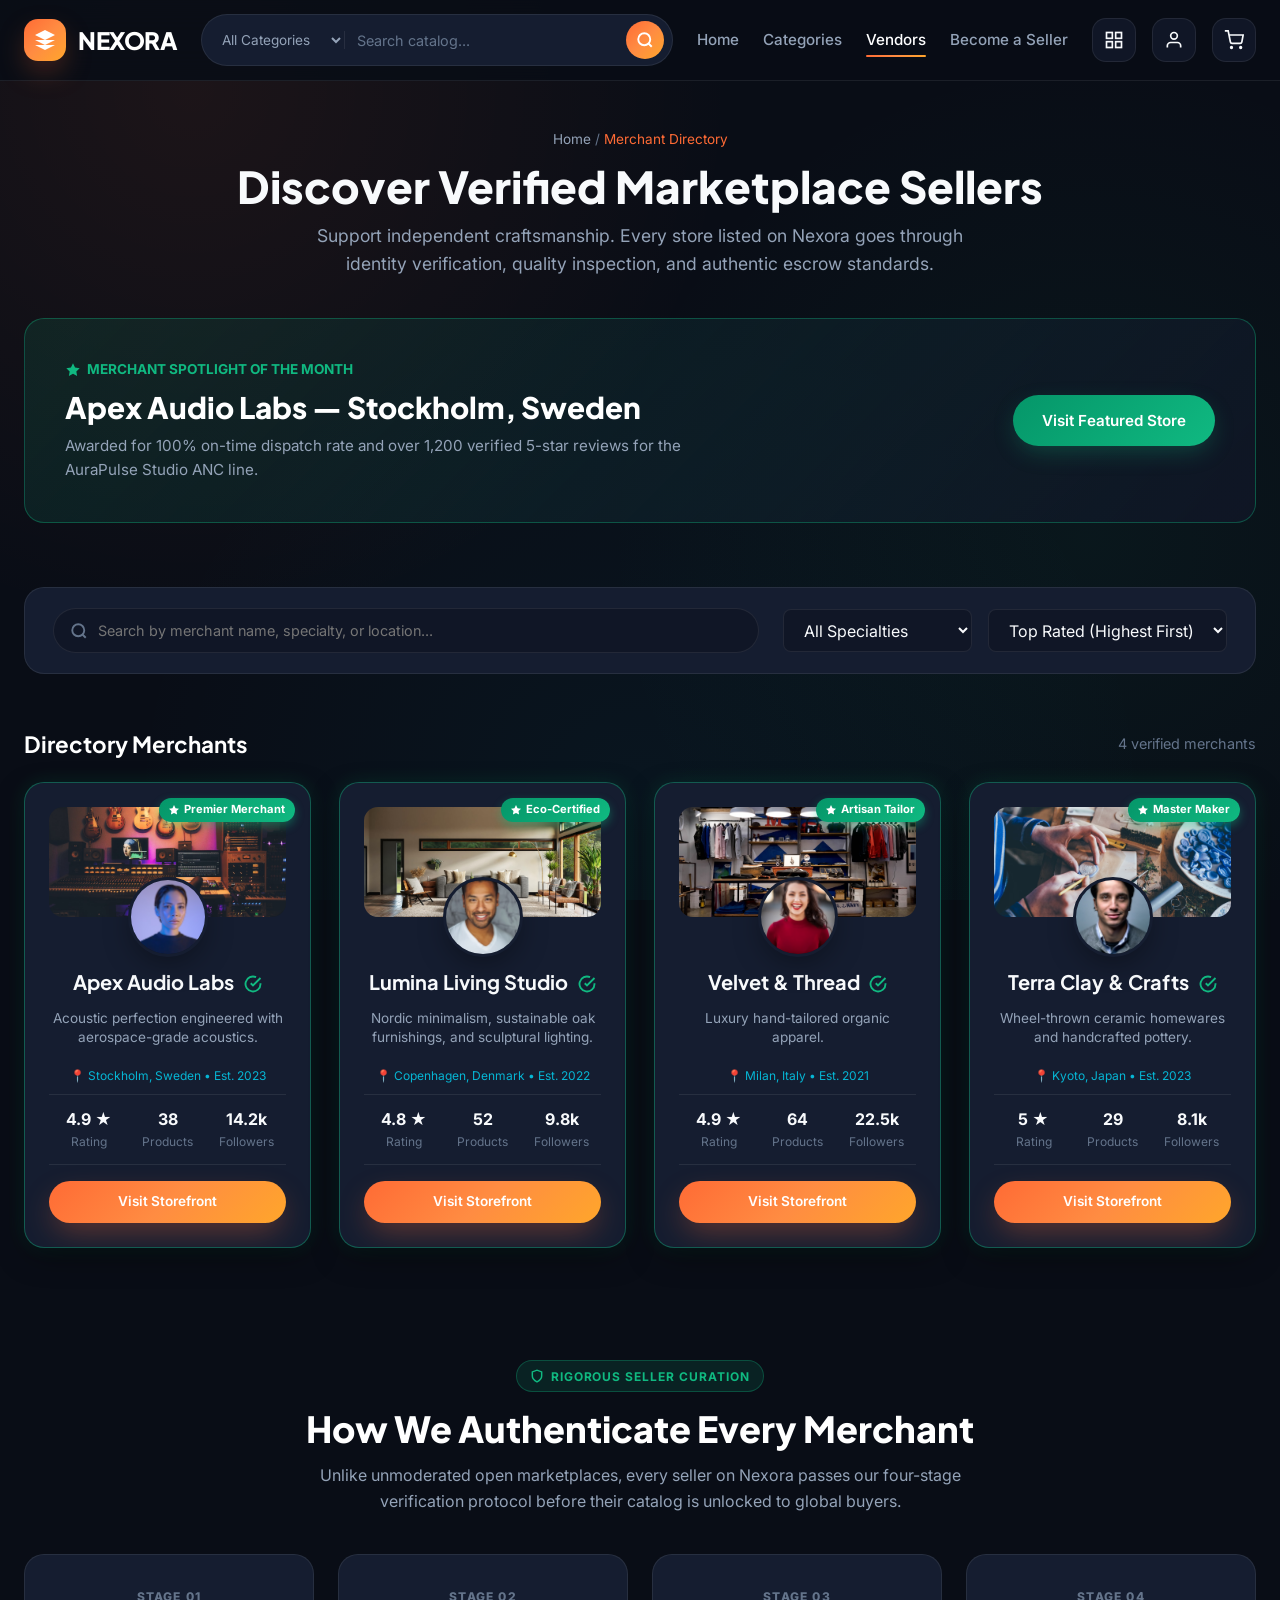
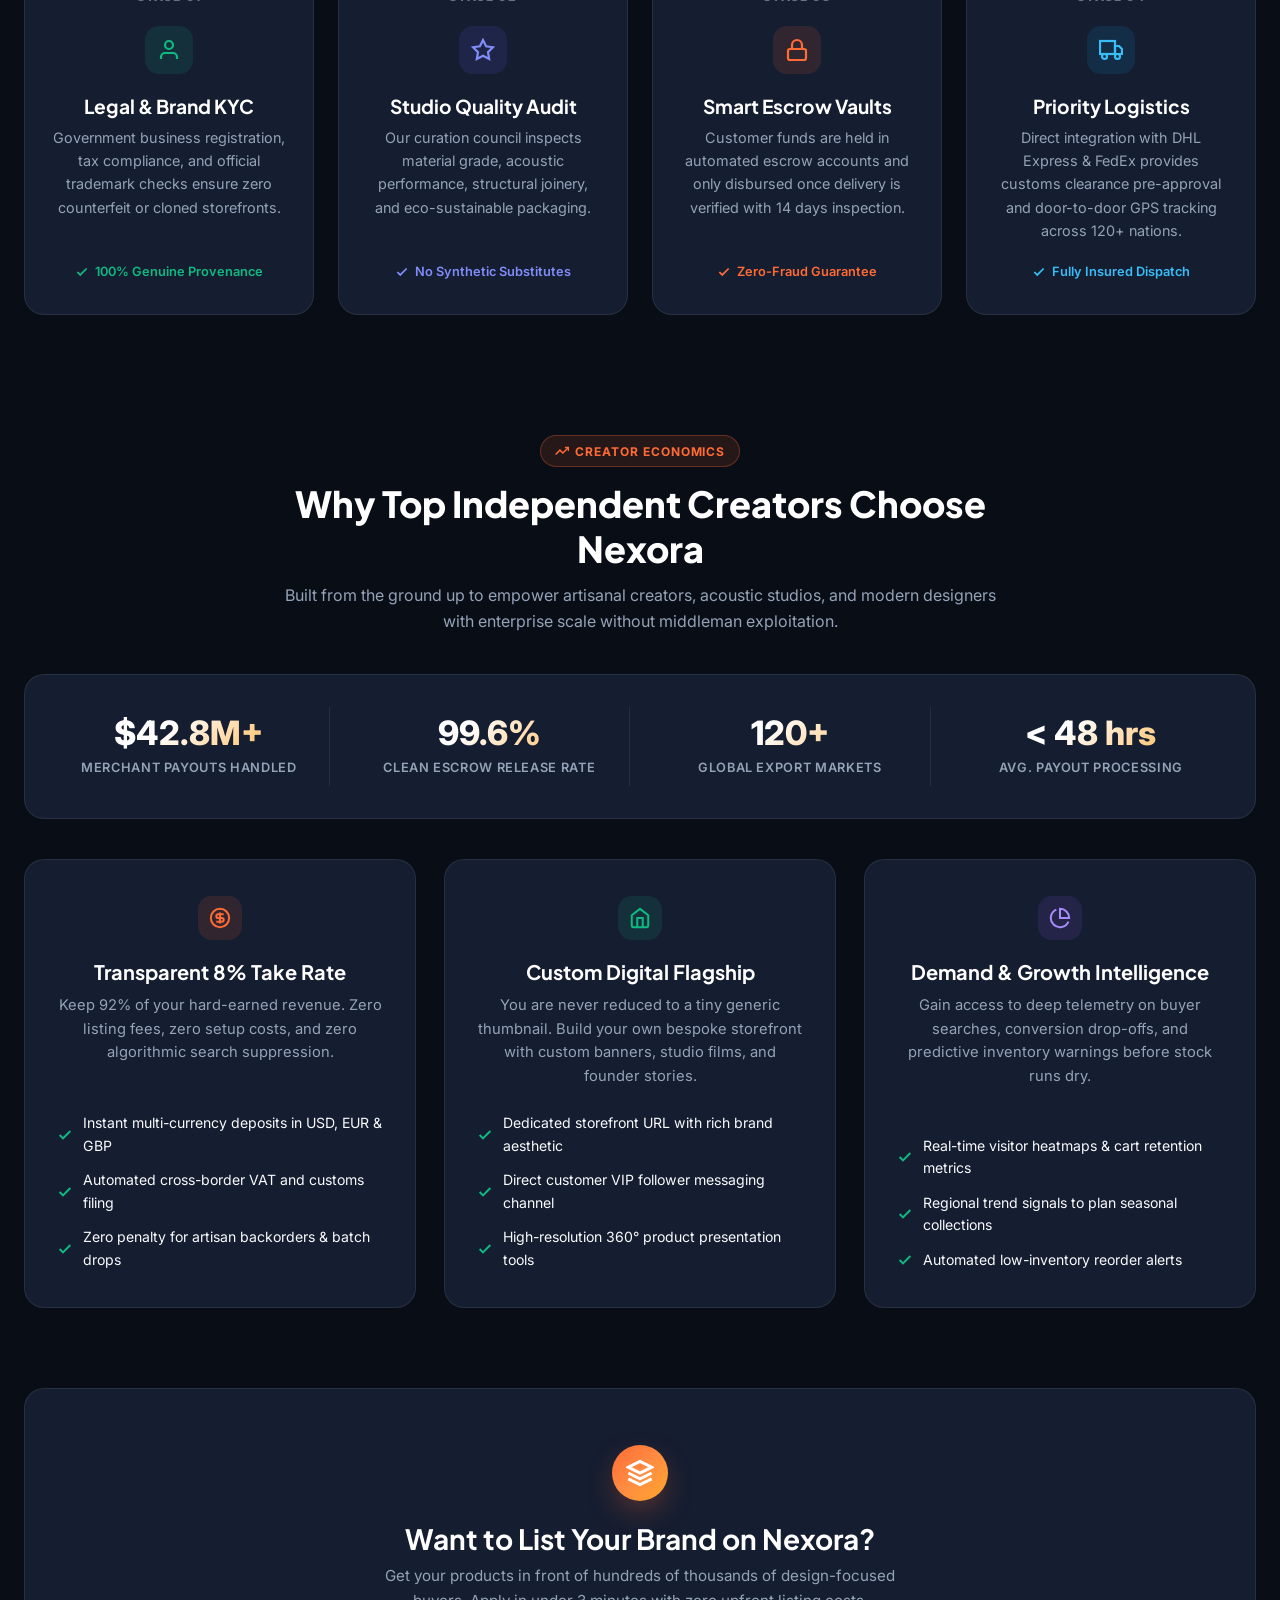
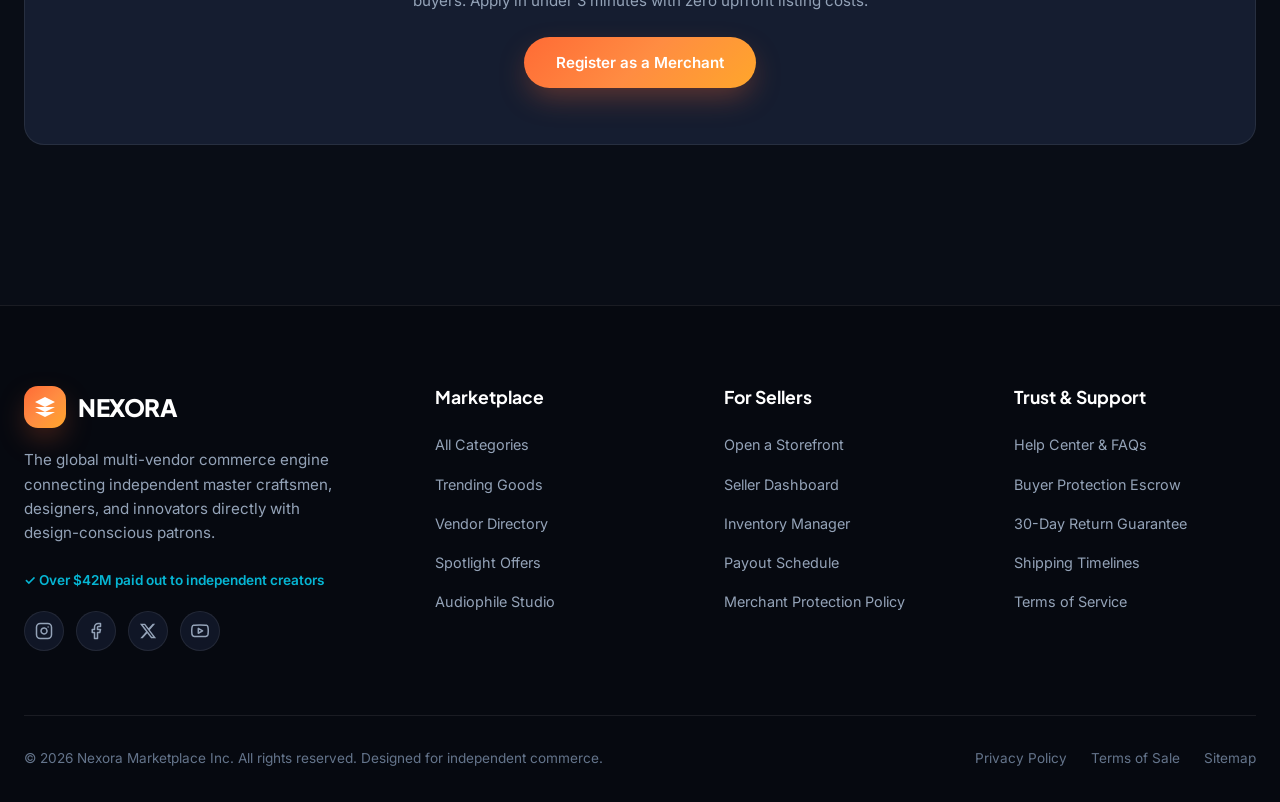
<file: vendors.html>
<!DOCTYPE html>
<html lang="en">
<head>
  <meta charset="UTF-8">
  <meta name="viewport" content="width=device-width, initial-scale=1.0">
  <title>Verified Vendor Directory — Nexora Multi-Vendor Marketplace</title>
  <meta name="description" content="Meet and shop directly from verified independent creators, acoustic audio labs, luxury fashion ateliers, and master ceramicists on Nexora.">
  <link rel="stylesheet" href="assets/css/main.css">
  <link rel="icon" type="image/svg+xml" href="data:image/svg+xml,<svg xmlns='http://www.w3.org/2000/svg' viewBox='0 0 24 24' fill='%23FF6B35'><path d='M12 2L2 7l10 5 10-5-10-5zM2 17l10 5 10-5M2 12l10 5 10-5'/></svg>">
  <style>
    .vendor-filter-bar {
      display: flex;
      align-items: center;
      justify-content: space-between;
      gap: 1.5rem;
      background: var(--bg-card);
      border: 1px solid var(--border-subtle);
      border-radius: var(--radius-lg);
      padding: 1.25rem 1.75rem;
      margin-bottom: 3.5rem;
      flex-wrap: wrap;
    }
    .search-input-wrap {
      flex: 1;
      min-width: 260px;
      display: flex;
      align-items: center;
      background: var(--bg-surface);
      border: 1px solid var(--border-subtle);
      border-radius: var(--radius-full);
      padding: 0.4rem 1rem;
    }
    .search-input-wrap input {
      flex: 1;
      background: transparent;
      border: none;
      color: white;
      padding: 0.4rem 0.6rem;
      outline: none;
      font-size: 0.9rem;
    }
    .vendor-filter-dropdowns {
      display: flex;
      gap: 1rem;
    }
    .filter-select {
      background: var(--bg-surface);
      border: 1px solid var(--border-subtle);
      color: var(--text-main);
      padding: 0.6rem 1rem;
      border-radius: var(--radius-sm);
      outline: none;
      cursor: pointer;
    }
    .spotlight-banner {
      background: linear-gradient(135deg, rgba(16, 185, 129, 0.12) 0%, rgba(16, 22, 38, 0.9) 100%);
      border: 1px solid rgba(16, 185, 129, 0.35);
      border-radius: var(--radius-lg);
      padding: 2.5rem;
      margin-bottom: 4rem;
      display: grid;
      grid-template-columns: 1fr auto;
      align-items: center;
      gap: 2rem;
    }
    @media (max-width: 1024px) {
      .vendor-filter-bar {
        flex-direction: column;
        align-items: stretch;
        gap: 1rem;
        padding: 1.25rem;
      }
      .search-input-wrap {
        width: 100%;
        min-width: 0;
      }
      .vendor-filter-dropdowns {
        display: grid;
        grid-template-columns: 1fr 1fr;
        gap: 0.75rem;
        width: 100%;
      }
      .filter-select {
        width: 100%;
      }
      .spotlight-banner {
        grid-template-columns: 1fr;
        padding: 1.5rem;
        text-align: center;
      }
      .spotlight-banner a {
        width: 100%;
        text-align: center;
      }
    }

    /* Standards & Verification Section */
    .trust-pipeline-section {
      margin-top: 5rem;
      padding-top: 2rem;
    }
    .section-badge {
      display: inline-flex;
      align-items: center;
      gap: 0.4rem;
      padding: 0.35rem 0.85rem;
      border-radius: var(--radius-full);
      font-size: 0.75rem;
      font-weight: 700;
      letter-spacing: 0.08em;
      text-transform: uppercase;
      margin-bottom: 0.85rem;
    }
    .badge-emerald {
      background: rgba(16, 185, 129, 0.12);
      border: 1px solid rgba(16, 185, 129, 0.3);
      color: var(--trust-emerald);
    }
    .badge-accent {
      background: rgba(255, 107, 53, 0.12);
      border: 1px solid rgba(255, 107, 53, 0.3);
      color: var(--accent-primary);
    }
    .standards-grid {
      display: flex;
      flex-wrap: wrap;
      justify-content: center;
      gap: 1.5rem;
      margin-top: 2.5rem;
    }
    .standards-grid > * {
      flex: 0 1 calc((100% - 3 * 1.5rem) / 4);
      max-width: calc((100% - 3 * 1.5rem) / 4);
      width: calc((100% - 3 * 1.5rem) / 4);
      box-sizing: border-box;
    }
    @media (max-width: 1100px) and (min-width: 768px) {
      .standards-grid > * {
        flex: 0 1 calc((100% - 2 * 1.5rem) / 3);
        max-width: calc((100% - 2 * 1.5rem) / 3);
        width: calc((100% - 2 * 1.5rem) / 3);
      }
    }
    @media (max-width: 767px) and (min-width: 481px) {
      .standards-grid > * {
        flex: 0 1 calc((100% - 1.25rem) / 2);
        max-width: calc((100% - 1.25rem) / 2);
        width: calc((100% - 1.25rem) / 2);
      }
    }
    @media (max-width: 480px) {
      .standards-grid > * {
        flex: 0 1 100%;
        max-width: 100%;
        width: 100%;
      }
    }
    .standard-card {
      background: var(--bg-card);
      border: 1px solid var(--border-subtle);
      border-radius: var(--radius-lg);
      padding: 2rem 1.75rem;
      display: flex;
      flex-direction: column;
      align-items: center;
      text-align: center;
      position: relative;
      transition: all var(--transition-normal);
      overflow: hidden;
    }
    .standard-card:hover {
      transform: translateY(-4px);
      border-color: rgba(255, 107, 53, 0.4);
      box-shadow: 0 16px 36px rgba(0, 0, 0, 0.45);
    }
    .standard-card::before {
      content: '';
      position: absolute;
      top: 0;
      left: 0;
      right: 0;
      height: 3px;
      background: linear-gradient(90deg, transparent, rgba(255, 107, 53, 0.8), transparent);
      opacity: 0;
      transition: opacity var(--transition-normal);
    }
    .standard-card:hover::before {
      opacity: 1;
    }
    .standard-step-num {
      font-size: 0.75rem;
      font-weight: 800;
      letter-spacing: 0.1em;
      color: var(--text-dim);
      margin-bottom: 1.25rem;
    }
    .standard-icon-box {
      width: 48px;
      height: 48px;
      border-radius: var(--radius-md);
      display: grid;
      place-items: center;
      margin: 0 auto 1.25rem auto;
    }
    .standard-pill {
      margin-top: auto;
      padding-top: 1.25rem;
      display: flex;
      align-items: center;
      justify-content: center;
      gap: 0.4rem;
      font-size: 0.8rem;
      font-weight: 600;
    }

    /* Merchant Impact & Ecosystem Section */
    .ecosystem-section {
      margin-top: 5.5rem;
      padding-top: 2rem;
    }
    .stats-ribbon {
      display: grid;
      grid-template-columns: repeat(4, 1fr);
      gap: 1.25rem;
      background: var(--bg-card);
      border: 1px solid var(--border-subtle);
      border-radius: var(--radius-lg);
      padding: 2rem 1.5rem;
      margin-top: 2.5rem;
      margin-bottom: 2.5rem;
    }
    @media (max-width: 900px) {
      .stats-ribbon {
        grid-template-columns: repeat(2, 1fr);
      }
    }
    @media (max-width: 500px) {
      .stats-ribbon {
        grid-template-columns: 1fr;
      }
    }
    .stat-ribbon-item {
      text-align: center;
      padding: 0.5rem 1rem;
      border-right: 1px solid var(--border-subtle);
    }
    .stat-ribbon-item:last-child {
      border-right: none;
    }
    @media (max-width: 900px) {
      .stat-ribbon-item:nth-child(2) {
        border-right: none;
      }
      .stat-ribbon-item:nth-child(3) {
        border-right: 1px solid var(--border-subtle);
      }
    }
    @media (max-width: 500px) {
      .stat-ribbon-item {
        border-right: none !important;
        border-bottom: 1px solid var(--border-subtle);
      }
      .stat-ribbon-item:last-child {
        border-bottom: none;
      }
    }
    .stat-ribbon-value {
      font-size: 2.1rem;
      font-weight: 800;
      color: white;
      line-height: 1.1;
      margin-bottom: 0.35rem;
      background: linear-gradient(135deg, #ffffff 40%, var(--accent-secondary) 100%);
      background-clip: text;
      -webkit-background-clip: text;
      -webkit-text-fill-color: transparent;
    }
    .stat-ribbon-label {
      font-size: 0.8rem;
      color: var(--text-muted);
      text-transform: uppercase;
      letter-spacing: 0.05em;
      font-weight: 600;
    }

    .ecosystem-grid {
      display: flex;
      flex-wrap: wrap;
      justify-content: center;
      gap: 1.75rem;
    }
    .ecosystem-grid > * {
      flex: 0 1 calc((100% - 2 * 1.75rem) / 3);
      max-width: calc((100% - 2 * 1.75rem) / 3);
      width: calc((100% - 2 * 1.75rem) / 3);
      box-sizing: border-box;
    }
    @media (max-width: 900px) and (min-width: 481px) {
      .ecosystem-grid {
        gap: 1.5rem;
      }
      .ecosystem-grid > * {
        flex: 0 1 calc((100% - 1.5rem) / 2);
        max-width: calc((100% - 1.5rem) / 2);
        width: calc((100% - 1.5rem) / 2);
      }
    }
    @media (max-width: 480px) {
      .ecosystem-grid > * {
        flex: 0 1 100%;
        max-width: 100%;
        width: 100%;
      }
    }
    .ecosystem-card {
      background: var(--bg-card);
      border: 1px solid var(--border-subtle);
      border-radius: var(--radius-lg);
      padding: 2.25rem 2rem;
      display: flex;
      flex-direction: column;
      align-items: center;
      text-align: center;
      transition: all var(--transition-normal);
    }
    .ecosystem-card:hover {
      transform: translateY(-4px);
      border-color: rgba(255, 107, 53, 0.4);
      box-shadow: 0 16px 36px rgba(0, 0, 0, 0.45);
    }
    .ecosystem-card h3 {
      font-size: 1.25rem;
      color: white;
      margin-top: 1.15rem;
      margin-bottom: 0.65rem;
      font-weight: 700;
    }
    .ecosystem-card p {
      color: var(--text-muted);
      font-size: 0.92rem;
      line-height: 1.6;
      margin-bottom: 1.5rem;
    }
    .ecosystem-checklist {
      list-style: none;
      padding: 0;
      margin: auto auto 0 auto;
      display: flex;
      flex-direction: column;
      gap: 0.75rem;
      text-align: left;
    }
    .ecosystem-checklist li {
      display: flex;
      align-items: center;
      gap: 0.65rem;
      font-size: 0.88rem;
      color: var(--text-main);
    }
    .ecosystem-checklist li svg {
      flex-shrink: 0;
      color: var(--trust-emerald);
    }
  </style>
</head>
<body>

  <!-- Navigation Bar -->
  <header class="navbar">
    <div class="container nav-container">
      <a href="index.html" class="brand-logo">
        <div class="brand-icon">
          <svg viewBox="0 0 24 24"><path d="M12 2L2 7l10 5 10-5-10-5zM2 17l10 5 10-5M2 12l10 5 10-5"/></svg>
        </div>
        <span>NEXORA</span>
      </a>

      <!-- Search Bar -->
      <form class="nav-search" id="navSearchForm">
        <select aria-label="Search category filter">
          <option value="all">All Categories</option>
          <option value="audio">Audio & Sound</option>
          <option value="electronics">Electronics</option>
          <option value="home">Home & Living</option>
          <option value="fashion">Fashion</option>
          <option value="beauty">Beauty</option>
        </select>
        <input type="text" placeholder="Search catalog..." aria-label="Search catalog">
        <button type="submit" class="search-btn" aria-label="Submit search">
          <svg width="18" height="18" viewBox="0 0 24 24" fill="none" stroke="currentColor" stroke-width="2.5"><circle cx="11" cy="11" r="8"></circle><line x1="21" y1="21" x2="16.65" y2="16.65"></line></svg>
        </button>
      </form>

      <nav aria-label="Main Navigation">
        <ul class="nav-links">
          <li><a href="index.html" class="nav-link">Home</a></li>
          <li><a href="categories.html" class="nav-link">Categories</a></li>
          <li><a href="vendors.html" class="nav-link active">Vendors</a></li>
          <li><a href="register.html?role=vendor" class="nav-link">Become a Seller</a></li>
        </ul>
      </nav>

      <div class="nav-actions">
        <a href="dashboard.html" class="action-btn" title="Merchant Dashboard" aria-label="Merchant Dashboard">
          <svg width="20" height="20" viewBox="0 0 24 24" fill="none" stroke="currentColor" stroke-width="2"><rect x="3" y="3" width="7" height="7"></rect><rect x="14" y="3" width="7" height="7"></rect><rect x="14" y="14" width="7" height="7"></rect><rect x="3" y="14" width="7" height="7"></rect></svg>
        </a>
        <a href="auth.html" class="action-btn" title="Sign In / Account" aria-label="Sign In / Account">
          <svg width="20" height="20" viewBox="0 0 24 24" fill="none" stroke="currentColor" stroke-width="2"><path d="M20 21v-2a4 4 0 0 0-4-4H8a4 4 0 0 0-4 4v2"></path><circle cx="12" cy="7" r="4"></circle></svg>
        </a>
        <button class="action-btn" onclick="toggleCartDrawer()" title="Shopping Cart" aria-label="Shopping Cart">
          <svg width="20" height="20" viewBox="0 0 24 24" fill="none" stroke="currentColor" stroke-width="2"><circle cx="9" cy="21" r="1"></circle><circle cx="20" cy="21" r="1"></circle><path d="M1 1h4l2.68 13.39a2 2 0 0 0 2 1.61h9.72a2 2 0 0 0 2-1.61L23 6H6"></path></svg>
          <span class="badge-count cart-badge-count" style="display: none;">0</span>
        </button>
        <button class="mobile-menu-toggle" id="mobileToggle" aria-label="Open navigation menu">
          <svg width="24" height="24" viewBox="0 0 24 24" fill="none" stroke="currentColor" stroke-width="2"><line x1="3" y1="12" x2="21" y2="12"></line><line x1="3" y1="6" x2="21" y2="6"></line><line x1="3" y1="18" x2="21" y2="18"></line></svg>
        </button>
      </div>
    </div>
  </header>

  <!-- Mobile Navigation Drawer -->
  <div class="mobile-menu-backdrop" id="mobileMenuBackdrop" onclick="closeMobileMenu()"></div>
  <aside class="mobile-menu-drawer" id="mobileMenu" aria-label="Mobile Navigation Menu">
    <div class="mobile-menu-header">
      <a href="index.html" class="brand-logo" onclick="closeMobileMenu()">
        <div class="brand-icon" style="width: 36px; height: 36px;">
          <svg viewBox="0 0 24 24" width="20" height="20"><path d="M12 2L2 7l10 5 10-5-10-5zM2 17l10 5 10-5M2 12l10 5 10-5"/></svg>
        </div>
        <span style="font-size: 1.3rem;">NEXORA</span>
      </a>
      <button class="mobile-menu-close-btn" id="mobileMenuClose" onclick="closeMobileMenu()" aria-label="Close navigation menu">✕</button>
    </div>

    <div class="mobile-menu-body">
      <!-- 3 Quick Action Buttons Section -->
      <div class="mobile-actions-section">
        <div class="mobile-section-label">Quick Actions</div>
        <div class="mobile-actions-grid">
          <!-- 1. Merchant Dashboard Button -->
          <a href="dashboard.html" class="mobile-action-card" title="Merchant Dashboard" onclick="closeMobileMenu()">
            <div class="mobile-action-icon">
              <svg width="20" height="20" viewBox="0 0 24 24" fill="none" stroke="currentColor" stroke-width="2"><rect x="3" y="3" width="7" height="7"></rect><rect x="14" y="3" width="7" height="7"></rect><rect x="14" y="14" width="7" height="7"></rect><rect x="3" y="14" width="7" height="7"></rect></svg>
            </div>
            <span>Dashboard</span>
          </a>

          <!-- 2. Sign In / Account Button -->
          <a href="auth.html" class="mobile-action-card" title="Sign In / Account" onclick="closeMobileMenu()">
            <div class="mobile-action-icon">
              <svg width="20" height="20" viewBox="0 0 24 24" fill="none" stroke="currentColor" stroke-width="2"><path d="M20 21v-2a4 4 0 0 0-4-4H8a4 4 0 0 0-4 4v2"></path><circle cx="12" cy="7" r="4"></circle></svg>
            </div>
            <span>Account</span>
          </a>

          <!-- 3. Shopping Cart Button -->
          <button class="mobile-action-card" onclick="closeMobileMenu(); toggleCartDrawer();" type="button" title="Shopping Cart">
            <div class="mobile-action-icon">
              <svg width="20" height="20" viewBox="0 0 24 24" fill="none" stroke="currentColor" stroke-width="2"><circle cx="9" cy="21" r="1"></circle><circle cx="20" cy="21" r="1"></circle><path d="M1 1h4l2.68 13.39a2 2 0 0 0 2 1.61h9.72a2 2 0 0 0 2-1.61L23 6H6"></path></svg>
              <span class="badge-count cart-badge-count" style="display: none;">0</span>
            </div>
            <span>Cart</span>
          </button>
        </div>
      </div>

      <!-- Mobile Search Form -->
      <form class="mobile-search-box" id="mobileSearchForm" onsubmit="handleMobileSearch(event, this)">
        <input type="text" placeholder="Search products, makers..." aria-label="Search catalog">
        <button type="submit" class="search-btn" style="width: 34px; height: 34px;" aria-label="Submit search">
          <svg width="15" height="15" viewBox="0 0 24 24" fill="none" stroke="currentColor" stroke-width="2.5"><circle cx="11" cy="11" r="8"></circle><line x1="21" y1="21" x2="16.65" y2="16.65"></line></svg>
        </button>
      </form>

      <!-- Navigation Links -->
      <nav aria-label="Mobile Navigation Links">
        <div class="mobile-section-label" style="margin-bottom: 0.5rem;">Explore Marketplace</div>
        <ul class="mobile-nav-list">
          <li>
            <a href="index.html" class="mobile-nav-link" onclick="closeMobileMenu()">
              <span>Home</span>
              <svg width="18" height="18" viewBox="0 0 24 24" fill="none" stroke="currentColor" stroke-width="2"><polyline points="9 18 15 12 9 6"></polyline></svg>
            </a>
          </li>
          <li>
            <a href="categories.html" class="mobile-nav-link" onclick="closeMobileMenu()">
              <span>Categories</span>
              <svg width="18" height="18" viewBox="0 0 24 24" fill="none" stroke="currentColor" stroke-width="2"><polyline points="9 18 15 12 9 6"></polyline></svg>
            </a>
          </li>
          <li>
            <a href="vendors.html" class="mobile-nav-link active" onclick="closeMobileMenu()">
              <span>Vendors</span>
              <svg width="18" height="18" viewBox="0 0 24 24" fill="none" stroke="currentColor" stroke-width="2"><polyline points="9 18 15 12 9 6"></polyline></svg>
            </a>
          </li>
          <li>
            <a href="register.html?role=vendor" class="mobile-nav-link" onclick="closeMobileMenu()">
              <span>Become a Seller</span>
              <svg width="18" height="18" viewBox="0 0 24 24" fill="none" stroke="currentColor" stroke-width="2"><polyline points="9 18 15 12 9 6"></polyline></svg>
            </a>
          </li>
        </ul>
      </nav>

      <!-- Seller Promotion in Drawer -->
      <div style="background: linear-gradient(135deg, rgba(255, 107, 53, 0.12), rgba(16, 185, 129, 0.08)); border: 1px solid rgba(255, 107, 53, 0.25); border-radius: var(--radius-md); padding: 1.15rem; text-align: center; margin-top: auto;">
        <div style="font-weight: 700; color: white; font-size: 0.95rem; margin-bottom: 0.25rem;">Sell on Nexora</div>
        <p style="font-size: 0.8rem; color: var(--text-muted); margin-bottom: 0.75rem;">Launch your verified storefront with 0% platform setup fee.</p>
        <a href="register.html?role=vendor" class="btn-primary" style="display: block; font-size: 0.85rem; padding: 0.55rem 1rem; width: 100%; text-decoration: none;">Open Storefront</a>
      </div>
    </div>
  </aside>

  <main class="container" style="padding-top: 3rem; padding-bottom: 5rem;">
    <!-- Page Header -->
    <div style="margin-bottom: 2.5rem; text-align: center;">
      <div style="font-size: 0.85rem; color: var(--text-dim); margin-bottom: 0.5rem;">
        <a href="index.html" style="color: var(--text-muted);">Home</a> / 
        <span style="color: var(--accent-primary);">Merchant Directory</span>
      </div>
      <h1 style="font-size: 2.75rem; font-weight: 800;">Discover Verified Marketplace Sellers</h1>
      <p style="color: var(--text-muted); font-size: 1.1rem; max-width: 680px; margin: 0.5rem auto 0 auto;">
        Support independent craftsmanship. Every store listed on Nexora goes through identity verification, quality inspection, and authentic escrow standards.
      </p>
    </div>

    <!-- Spotlight Featured Banner -->
    <div class="spotlight-banner">
      <div>
        <div style="display: inline-flex; align-items: center; gap: 0.4rem; color: var(--trust-emerald); font-size: 0.85rem; font-weight: 700; text-transform: uppercase; margin-bottom: 0.5rem;">
          <svg width="16" height="16" viewBox="0 0 24 24" fill="currentColor"><path d="M12 2l3.09 6.26L22 9.27l-5 4.87 1.18 6.88L12 17.77l-6.18 3.25L7 14.14 2 9.27l6.91-1.01L12 2z"/></svg>
          <span>Merchant Spotlight of the Month</span>
        </div>
        <h2 style="font-size: 1.85rem; font-weight: 800; color: white; margin-bottom: 0.5rem;">Apex Audio Labs — Stockholm, Sweden</h2>
        <p style="color: var(--text-muted); font-size: 0.95rem; max-width: 650px;">
          Awarded for 100% on-time dispatch rate and over 1,200 verified 5-star reviews for the AuraPulse Studio ANC line.
        </p>
      </div>
      <a href="vendor-store.html?vendor=apex-audio" class="btn-emerald" style="padding: 0.85rem 1.8rem; font-size: 0.95rem;">
        Visit Featured Store
      </a>
    </div>

    <!-- Filter & Search Controls Bar -->
    <div class="vendor-filter-bar">
      <div class="search-input-wrap">
        <svg width="18" height="18" viewBox="0 0 24 24" fill="none" stroke="var(--text-dim)" stroke-width="2.5"><circle cx="11" cy="11" r="8"></circle><line x1="21" y1="21" x2="16.65" y2="16.65"></line></svg>
        <input type="text" id="vendorSearchInput" placeholder="Search by merchant name, specialty, or location..." oninput="filterVendors()">
      </div>

      <div class="vendor-filter-dropdowns">
        <select class="filter-select" id="vendorCategoryFilter" onchange="filterVendors()">
          <option value="all">All Specialties</option>
          <option value="audio">Audio & Sound</option>
          <option value="home">Home & Living</option>
          <option value="fashion">Fashion & Apparel</option>
          <option value="crafts">Artisanal Pottery</option>
        </select>

        <select class="filter-select" id="vendorSortFilter" onchange="filterVendors()">
          <option value="rating">Top Rated (Highest First)</option>
          <option value="products">Most Listed Products</option>
          <option value="followers">Most Followed</option>
        </select>
      </div>
    </div>

    <!-- All Vendors Grid (3D Tilt Cards, Center-Aligned Content) -->
    <div>
      <div style="display: flex; justify-content: space-between; align-items: center; margin-bottom: 1.5rem;">
        <h2 style="font-size: 1.4rem; color: white;" id="vendorDirectoryHeading">Directory Merchants</h2>
        <span style="font-size: 0.9rem; color: var(--text-dim);" id="vendorCountLabel">4 verified merchants</span>
      </div>

      <div class="vendors-grid" id="vendorsDirectoryGrid">
        <!-- Rendered dynamically from MARKETPLACE_DATA.vendors -->
      </div>
    </div>


    <!-- Section 1: Verified Merchant Standards & Trust Pipeline -->
    <section class="trust-pipeline-section">
      <div style="text-align: center; max-width: 720px; margin: 0 auto 2.5rem auto;">
        <div class="section-badge badge-emerald">
          <svg width="14" height="14" viewBox="0 0 24 24" fill="none" stroke="currentColor" stroke-width="2.5"><path d="M12 22s8-4 8-10V5l-8-3-8 3v7c0 6 8 10 8 10z"/></svg>
          Rigorous Seller Curation
        </div>
        <h2 style="font-size: 2.25rem; font-weight: 800; color: white; margin-bottom: 0.75rem;">
          How We Authenticate Every Merchant
        </h2>
        <p style="color: var(--text-muted); font-size: 1rem; line-height: 1.6;">
          Unlike unmoderated open marketplaces, every seller on Nexora passes our four-stage verification protocol before their catalog is unlocked to global buyers.
        </p>
      </div>

      <div class="standards-grid">
        <div class="standard-card">
          <div class="standard-step-num">STAGE 01</div>
          <div class="standard-icon-box" style="background: rgba(16, 185, 129, 0.12); color: var(--trust-emerald);">
            <svg width="24" height="24" viewBox="0 0 24 24" fill="none" stroke="currentColor" stroke-width="2.2"><path d="M20 21v-2a4 4 0 0 0-4-4H8a4 4 0 0 0-4 4v2"></path><circle cx="12" cy="7" r="4"></circle></svg>
          </div>
          <h3 style="font-size: 1.2rem; color: white; margin-bottom: 0.5rem; font-weight: 700;">Legal & Brand KYC</h3>
          <p style="color: var(--text-muted); font-size: 0.9rem; line-height: 1.6;">
            Government business registration, tax compliance, and official trademark checks ensure zero counterfeit or cloned storefronts.
          </p>
          <div class="standard-pill" style="color: var(--trust-emerald);">
            <svg width="14" height="14" viewBox="0 0 24 24" fill="none" stroke="currentColor" stroke-width="3"><polyline points="20 6 9 17 4 12"></polyline></svg>
            100% Genuine Provenance
          </div>
        </div>

        <div class="standard-card">
          <div class="standard-step-num">STAGE 02</div>
          <div class="standard-icon-box" style="background: rgba(99, 102, 241, 0.12); color: #818cf8;">
            <svg width="24" height="24" viewBox="0 0 24 24" fill="none" stroke="currentColor" stroke-width="2.2"><polygon points="12 2 15.09 8.26 22 9.27 17 14.14 18.18 21.02 12 17.77 5.82 21.02 7 14.14 2 9.27 8.91 8.26 12 2"></polygon></svg>
          </div>
          <h3 style="font-size: 1.2rem; color: white; margin-bottom: 0.5rem; font-weight: 700;">Studio Quality Audit</h3>
          <p style="color: var(--text-muted); font-size: 0.9rem; line-height: 1.6;">
            Our curation council inspects material grade, acoustic performance, structural joinery, and eco-sustainable packaging.
          </p>
          <div class="standard-pill" style="color: #818cf8;">
            <svg width="14" height="14" viewBox="0 0 24 24" fill="none" stroke="currentColor" stroke-width="3"><polyline points="20 6 9 17 4 12"></polyline></svg>
            No Synthetic Substitutes
          </div>
        </div>

        <div class="standard-card">
          <div class="standard-step-num">STAGE 03</div>
          <div class="standard-icon-box" style="background: rgba(255, 107, 53, 0.12); color: var(--accent-primary);">
            <svg width="24" height="24" viewBox="0 0 24 24" fill="none" stroke="currentColor" stroke-width="2.2"><rect x="3" y="11" width="18" height="11" rx="2" ry="2"></rect><path d="M7 11V7a5 5 0 0 1 10 0v4"></path></svg>
          </div>
          <h3 style="font-size: 1.2rem; color: white; margin-bottom: 0.5rem; font-weight: 700;">Smart Escrow Vaults</h3>
          <p style="color: var(--text-muted); font-size: 0.9rem; line-height: 1.6;">
            Customer funds are held in automated escrow accounts and only disbursed once delivery is verified with 14 days inspection.
          </p>
          <div class="standard-pill" style="color: var(--accent-primary);">
            <svg width="14" height="14" viewBox="0 0 24 24" fill="none" stroke="currentColor" stroke-width="3"><polyline points="20 6 9 17 4 12"></polyline></svg>
            Zero-Fraud Guarantee
          </div>
        </div>

        <div class="standard-card">
          <div class="standard-step-num">STAGE 04</div>
          <div class="standard-icon-box" style="background: rgba(14, 165, 233, 0.12); color: #38bdf8;">
            <svg width="24" height="24" viewBox="0 0 24 24" fill="none" stroke="currentColor" stroke-width="2.2"><rect x="1" y="3" width="15" height="13"></rect><polygon points="16 8 20 8 23 11 23 16 16 16 16 8"></polygon><circle cx="5.5" cy="18.5" r="2.5"></circle><circle cx="18.5" cy="18.5" r="2.5"></circle></svg>
          </div>
          <h3 style="font-size: 1.2rem; color: white; margin-bottom: 0.5rem; font-weight: 700;">Priority Logistics</h3>
          <p style="color: var(--text-muted); font-size: 0.9rem; line-height: 1.6;">
            Direct integration with DHL Express & FedEx provides customs clearance pre-approval and door-to-door GPS tracking across 120+ nations.
          </p>
          <div class="standard-pill" style="color: #38bdf8;">
            <svg width="14" height="14" viewBox="0 0 24 24" fill="none" stroke="currentColor" stroke-width="3"><polyline points="20 6 9 17 4 12"></polyline></svg>
            Fully Insured Dispatch
          </div>
        </div>
      </div>
    </section>

    <!-- Section 2: Merchant Growth Ecosystem & Platform Impact -->
    <section class="ecosystem-section">
      <div style="text-align: center; max-width: 720px; margin: 0 auto 1.5rem auto;">
        <div class="section-badge badge-accent">
          <svg width="14" height="14" viewBox="0 0 24 24" fill="none" stroke="currentColor" stroke-width="2.5"><polyline points="23 6 13.5 15.5 8.5 10.5 1 18"></polyline><polyline points="17 6 23 6 23 12"></polyline></svg>
          Creator Economics
        </div>
        <h2 style="font-size: 2.25rem; font-weight: 800; color: white; margin-bottom: 0.75rem;">
          Why Top Independent Creators Choose Nexora
        </h2>
        <p style="color: var(--text-muted); font-size: 1rem; line-height: 1.6;">
          Built from the ground up to empower artisanal creators, acoustic studios, and modern designers with enterprise scale without middleman exploitation.
        </p>
      </div>

      <!-- Live Performance Stat Ribbon -->
      <div class="stats-ribbon">
        <div class="stat-ribbon-item">
          <div class="stat-ribbon-value">$42.8M+</div>
          <div class="stat-ribbon-label">Merchant Payouts Handled</div>
        </div>
        <div class="stat-ribbon-item">
          <div class="stat-ribbon-value">99.6%</div>
          <div class="stat-ribbon-label">Clean Escrow Release Rate</div>
        </div>
        <div class="stat-ribbon-item">
          <div class="stat-ribbon-value">120+</div>
          <div class="stat-ribbon-label">Global Export Markets</div>
        </div>
        <div class="stat-ribbon-item">
          <div class="stat-ribbon-value">&lt; 48 hrs</div>
          <div class="stat-ribbon-label">Avg. Payout Processing</div>
        </div>
      </div>

      <!-- 3 Ecosystem Pillars -->
      <div class="ecosystem-grid">
        <div class="ecosystem-card">
          <div style="width: 44px; height: 44px; border-radius: var(--radius-md); background: rgba(255, 107, 53, 0.12); color: var(--accent-primary); display: grid; place-items: center; margin: 0 auto;">
            <svg width="22" height="22" viewBox="0 0 24 24" fill="none" stroke="currentColor" stroke-width="2.2"><circle cx="12" cy="12" r="10"></circle><path d="M16 8h-6a2 2 0 1 0 0 4h4a2 2 0 1 1 0 4H8"></path><path d="M12 18V6"></path></svg>
          </div>
          <h3>Transparent 8% Take Rate</h3>
          <p>
            Keep 92% of your hard-earned revenue. Zero listing fees, zero setup costs, and zero algorithmic search suppression.
          </p>
          <ul class="ecosystem-checklist">
            <li>
              <svg width="16" height="16" viewBox="0 0 24 24" fill="none" stroke="currentColor" stroke-width="3"><polyline points="20 6 9 17 4 12"></polyline></svg>
              <span>Instant multi-currency deposits in USD, EUR & GBP</span>
            </li>
            <li>
              <svg width="16" height="16" viewBox="0 0 24 24" fill="none" stroke="currentColor" stroke-width="3"><polyline points="20 6 9 17 4 12"></polyline></svg>
              <span>Automated cross-border VAT and customs filing</span>
            </li>
            <li>
              <svg width="16" height="16" viewBox="0 0 24 24" fill="none" stroke="currentColor" stroke-width="3"><polyline points="20 6 9 17 4 12"></polyline></svg>
              <span>Zero penalty for artisan backorders & batch drops</span>
            </li>
          </ul>
        </div>

        <div class="ecosystem-card">
          <div style="width: 44px; height: 44px; border-radius: var(--radius-md); background: rgba(16, 185, 129, 0.12); color: var(--trust-emerald); display: grid; place-items: center; margin: 0 auto;">
            <svg width="22" height="22" viewBox="0 0 24 24" fill="none" stroke="currentColor" stroke-width="2.2"><path d="M3 9l9-7 9 7v11a2 2 0 0 1-2 2H5a2 2 0 0 1-2-2z"></path><polyline points="9 22 9 12 15 12 15 22"></polyline></svg>
          </div>
          <h3>Custom Digital Flagship</h3>
          <p>
            You are never reduced to a tiny generic thumbnail. Build your own bespoke storefront with custom banners, studio films, and founder stories.
          </p>
          <ul class="ecosystem-checklist">
            <li>
              <svg width="16" height="16" viewBox="0 0 24 24" fill="none" stroke="currentColor" stroke-width="3"><polyline points="20 6 9 17 4 12"></polyline></svg>
              <span>Dedicated storefront URL with rich brand aesthetic</span>
            </li>
            <li>
              <svg width="16" height="16" viewBox="0 0 24 24" fill="none" stroke="currentColor" stroke-width="3"><polyline points="20 6 9 17 4 12"></polyline></svg>
              <span>Direct customer VIP follower messaging channel</span>
            </li>
            <li>
              <svg width="16" height="16" viewBox="0 0 24 24" fill="none" stroke="currentColor" stroke-width="3"><polyline points="20 6 9 17 4 12"></polyline></svg>
              <span>High-resolution 360° product presentation tools</span>
            </li>
          </ul>
        </div>

        <div class="ecosystem-card">
          <div style="width: 44px; height: 44px; border-radius: var(--radius-md); background: rgba(139, 92, 246, 0.12); color: #a78bfa; display: grid; place-items: center; margin: 0 auto;">
            <svg width="22" height="22" viewBox="0 0 24 24" fill="none" stroke="currentColor" stroke-width="2.2"><path d="M21.21 15.89A10 10 0 1 1 8 2.83"></path><path d="M22 12A10 10 0 0 0 12 2v10z"></path></svg>
          </div>
          <h3>Demand & Growth Intelligence</h3>
          <p>
            Gain access to deep telemetry on buyer searches, conversion drop-offs, and predictive inventory warnings before stock runs dry.
          </p>
          <ul class="ecosystem-checklist">
            <li>
              <svg width="16" height="16" viewBox="0 0 24 24" fill="none" stroke="currentColor" stroke-width="3"><polyline points="20 6 9 17 4 12"></polyline></svg>
              <span>Real-time visitor heatmaps & cart retention metrics</span>
            </li>
            <li>
              <svg width="16" height="16" viewBox="0 0 24 24" fill="none" stroke="currentColor" stroke-width="3"><polyline points="20 6 9 17 4 12"></polyline></svg>
              <span>Regional trend signals to plan seasonal collections</span>
            </li>
            <li>
              <svg width="16" height="16" viewBox="0 0 24 24" fill="none" stroke="currentColor" stroke-width="3"><polyline points="20 6 9 17 4 12"></polyline></svg>
              <span>Automated low-inventory reorder alerts</span>
            </li>
          </ul>
        </div>
      </div>
    </section>

    <!-- Seller Onboarding Callout -->
    <div style="margin-top: 5rem; background: var(--bg-card); border: 1px solid var(--border-subtle); border-radius: var(--radius-lg); padding: 3.5rem 2.5rem; text-align: center;">
      <div style="width: 56px; height: 56px; border-radius: 50%; background: var(--accent-gradient); display: grid; place-items: center; margin: 0 auto 1.25rem auto; box-shadow: var(--shadow-accent);">
        <svg width="28" height="28" viewBox="0 0 24 24" fill="none" stroke="white" stroke-width="2.5"><path d="M12 2L2 7l10 5 10-5-10-5zM2 17l10 5 10-5M2 12l10 5 10-5"/></svg>
      </div>
      <h3 style="font-size: 1.75rem; color: white; margin-bottom: 0.5rem;">Want to List Your Brand on Nexora?</h3>
      <p style="color: var(--text-muted); max-width: 540px; margin: 0 auto 1.5rem auto; font-size: 0.95rem;">
        Get your products in front of hundreds of thousands of design-focused buyers. Apply in under 3 minutes with zero upfront listing costs.
      </p>
      <a href="register.html?role=vendor" class="btn-primary" style="padding: 0.85rem 2rem;">
        Register as a Merchant
      </a>
    </div>
  </main>

  <!-- Global Cart Drawer & Backdrop -->
  <div class="cart-backdrop" id="cartBackdrop"></div>
  <aside class="cart-drawer" id="cartDrawer" aria-label="Shopping Cart Drawer">
    <div class="cart-header">
      <div style="display: flex; align-items: center; gap: 0.6rem;">
        <svg width="22" height="22" viewBox="0 0 24 24" fill="none" stroke="var(--accent-primary)" stroke-width="2.5"><circle cx="9" cy="21" r="1"></circle><circle cx="20" cy="21" r="1"></circle><path d="M1 1h4l2.68 13.39a2 2 0 0 0 2 1.61h9.72a2 2 0 0 0 2-1.61L23 6H6"></path></svg>
        <h3 style="font-size: 1.25rem; font-weight: 700; color: white;">Your Shopping Cart</h3>
      </div>
      <button class="cart-close-btn" onclick="toggleCartDrawer()" aria-label="Close cart">✕</button>
    </div>
    <div class="cart-items-list" id="cartItemsList"></div>
    <div class="cart-footer">
      <div class="cart-total-row">
        <span>Cart Subtotal</span>
        <span id="cartSubtotal">$0.00</span>
      </div>
      <div class="cart-total-row grand-total">
        <span>Estimated Total</span>
        <span id="cartGrandTotal" style="color: var(--accent-primary);">$0.00</span>
      </div>
      <button class="btn-primary" style="width: 100%; padding: 0.95rem;" onclick="showToast('Checkout Initialized', 'Connecting to secure escrow checkout...', 'success')">
        Proceed to Secure Checkout
      </button>
    </div>
  </aside>

  <!-- Global Footer -->
  <footer class="footer">
    <div class="container">
      <div class="footer-grid">
        <div class="footer-brand">
          <div class="brand-logo" style="margin-bottom: 1rem;">
            <div class="brand-icon">
              <svg viewBox="0 0 24 24"><path d="M12 2L2 7l10 5 10-5-10-5zM2 17l10 5 10-5M2 12l10 5 10-5"/></svg>
            </div>
            <span>NEXORA</span>
          </div>
          <p>The global multi-vendor commerce engine connecting independent master craftsmen, designers, and innovators directly with design-conscious patrons.</p>
          <div style="color: var(--trust-cyan); font-size: 0.85rem; font-weight: 600;">
            ✓ Over $42M paid out to independent creators
          </div>
          <div class="footer-social-links" aria-label="Social media channels">
            <a href="https://instagram.com" target="_blank" rel="noopener noreferrer" class="social-icon-btn" aria-label="Instagram" title="Instagram">
              <svg width="18" height="18" viewBox="0 0 24 24" fill="none" stroke="currentColor" stroke-width="2" stroke-linecap="round" stroke-linejoin="round"><rect x="2" y="2" width="20" height="20" rx="5" ry="5"></rect><path d="M16 11.37A4 4 0 1 1 12.63 8 4 4 0 0 1 16 11.37z"></path><line x1="17.5" y1="6.5" x2="17.51" y2="6.5"></line></svg>
            </a>
            <a href="https://facebook.com" target="_blank" rel="noopener noreferrer" class="social-icon-btn" aria-label="Facebook" title="Facebook">
              <svg width="18" height="18" viewBox="0 0 24 24" fill="none" stroke="currentColor" stroke-width="2" stroke-linecap="round" stroke-linejoin="round"><path d="M18 2h-3a5 5 0 0 0-5 5v3H7v4h3v8h4v-8h3l1-4h-4V7a1 1 0 0 1 1-1h3z"></path></svg>
            </a>
            <a href="https://x.com" target="_blank" rel="noopener noreferrer" class="social-icon-btn" aria-label="X (Twitter)" title="X (Twitter)">
              <svg width="18" height="18" viewBox="0 0 24 24" fill="currentColor"><path d="M18.244 2.25h3.308l-7.227 8.26 8.502 11.24H16.17l-5.214-6.817L4.99 21.75H1.68l7.73-8.835L1.254 2.25H8.08l4.713 6.231zm-1.161 17.52h1.833L7.084 4.126H5.117z"/></svg>
            </a>
            <a href="https://youtube.com" target="_blank" rel="noopener noreferrer" class="social-icon-btn" aria-label="YouTube" title="YouTube">
              <svg width="18" height="18" viewBox="0 0 24 24" fill="none" stroke="currentColor" stroke-width="2" stroke-linecap="round" stroke-linejoin="round"><path d="M22.54 6.42a2.78 2.78 0 0 0-1.94-2C18.88 4 12 4 12 4s-6.88 0-8.6.46a2.78 2.78 0 0 0-1.94 2A29 29 0 0 0 1 11.75a29 29 0 0 0 .46 5.33A2.78 2.78 0 0 0 3.4 19c1.72.46 8.6.46 8.6.46s6.88 0 8.6-.46a2.78 2.78 0 0 0 1.94-2 29 29 0 0 0 .46-5.25 29 29 0 0 0-.46-5.33z"></path><polygon points="9.75 15.02 15.5 11.75 9.75 8.48 9.75 15.02"></polygon></svg>
            </a>
          </div>
        </div>

        <div>
          <h4 class="footer-title">Marketplace</h4>
          <ul class="footer-links">
            <li><a href="categories.html">All Categories</a></li>
            <li><a href="categories.html?sort=trending">Trending Goods</a></li>
            <li><a href="vendors.html">Vendor Directory</a></li>
            <li><a href="categories.html?deals=true">Spotlight Offers</a></li>
            <li><a href="categories.html?cat=audio">Audiophile Studio</a></li>
          </ul>
        </div>

        <div>
          <h4 class="footer-title">For Sellers</h4>
          <ul class="footer-links">
            <li><a href="register.html?role=vendor">Open a Storefront</a></li>
            <li><a href="dashboard.html">Seller Dashboard</a></li>
            <li><a href="dashboard.html">Inventory Manager</a></li>
            <li><a href="dashboard.html">Payout Schedule</a></li>
            <li><a href="register.html?role=vendor">Merchant Protection Policy</a></li>
          </ul>
        </div>

        <div>
          <h4 class="footer-title">Trust & Support</h4>
          <ul class="footer-links">
            <li><a href="#">Help Center & FAQs</a></li>
            <li><a href="#">Buyer Protection Escrow</a></li>
            <li><a href="#">30-Day Return Guarantee</a></li>
            <li><a href="#">Shipping Timelines</a></li>
            <li><a href="#">Terms of Service</a></li>
          </ul>
        </div>
      </div>

      <div class="footer-bottom">
        <div>© 2026 Nexora Marketplace Inc. All rights reserved. Designed for independent commerce.</div>
        <div style="display: flex; gap: 1.5rem;">
          <a href="#">Privacy Policy</a>
          <a href="#">Terms of Sale</a>
          <a href="sitemap.xml">Sitemap</a>
        </div>
      </div>
    </div>
  </footer>

  <script src="assets/js/tilt.js"></script>
  <script src="assets/js/store.js"></script>
  <script>
    function filterVendors() {
      const q = document.getElementById('vendorSearchInput').value.toLowerCase().trim();
      const cat = document.getElementById('vendorCategoryFilter').value;
      const sort = document.getElementById('vendorSortFilter').value;

      let vendors = [...MARKETPLACE_DATA.vendors];

      if (q) {
        vendors = vendors.filter(v => v.name.toLowerCase().includes(q) || v.tagline.toLowerCase().includes(q) || v.location.toLowerCase().includes(q));
      }

      if (cat !== 'all') {
        vendors = vendors.filter(v => {
          if (cat === 'audio') return v.category.includes('Sound');
          if (cat === 'home') return v.category.includes('Home');
          if (cat === 'fashion') return v.category.includes('Fashion');
          if (cat === 'crafts') return v.category.includes('Artisanal');
          return true;
        });
      }

      if (sort === 'rating') {
        vendors.sort((a, b) => b.rating - a.rating);
      } else if (sort === 'products') {
        vendors.sort((a, b) => b.productsCount - a.productsCount);
      } else if (sort === 'followers') {
        vendors.sort((a, b) => parseFloat(b.followersCount) - parseFloat(a.followersCount));
      }

      renderVendorsGrid(vendors);
    }

    function renderVendorsGrid(vendors) {
      const grid = document.getElementById('vendorsDirectoryGrid');
      const countLabel = document.getElementById('vendorCountLabel');
      if (countLabel) countLabel.textContent = `${vendors.length} verified merchants`;

      if (vendors.length === 0) {
        grid.innerHTML = `
          <div style="grid-column: 1 / -1; text-align: center; padding: 4rem 1rem; color: var(--text-muted);">
            <h3>No Merchants Found</h3>
            <p style="font-size: 0.9rem; margin-top: 0.5rem;">Try another keyword or specialty filter.</p>
          </div>
        `;
        return;
      }

      grid.innerHTML = vendors.map(v => `
        <div class="tilt-card vendor-card ${v.badge ? 'featured' : ''}" onclick="window.location.href='vendor-store.html?vendor=${v.slug}'">
          ${v.badge ? `
            <div class="vendor-badge-featured">
              <svg width="12" height="12" viewBox="0 0 24 24" fill="currentColor"><path d="M12 2l3.09 6.26L22 9.27l-5 4.87 1.18 6.88L12 17.77l-6.18 3.25L7 14.14 2 9.27l6.91-1.01L12 2z"/></svg>
              <span>${v.badge}</span>
            </div>
          ` : ''}
          <div class="vendor-cover-mini">
            <img src="${v.banner}" alt="${v.name} cover banner" loading="lazy">
          </div>
          <div class="vendor-avatar-wrap">
            <img src="${v.logo}" alt="${v.name} merchant logo" loading="lazy">
          </div>
          <h3 class="vendor-name">
            <span>${v.name}</span>
            <span class="verified-icon" title="Verified Merchant">
              <svg width="18" height="18" viewBox="0 0 24 24" fill="none" stroke="currentColor" stroke-width="2.5"><path d="M22 11.08V12a10 10 0 1 1-5.93-9.14"></path><polyline points="22 4 12 14.01 9 11.01"></polyline></svg>
            </span>
          </h3>
          <p class="vendor-tagline">${v.tagline}</p>
          <div class="vendor-location-tag">📍 ${v.location} • Est. ${v.joinedYear}</div>
          <div class="vendor-metrics-row">
            <div class="vendor-metric-item">
              <span class="vendor-metric-val">${v.rating} ★</span>
              <span class="vendor-metric-lbl">Rating</span>
            </div>
            <div class="vendor-metric-item">
              <span class="vendor-metric-val">${v.productsCount}</span>
              <span class="vendor-metric-lbl">Products</span>
            </div>
            <div class="vendor-metric-item">
              <span class="vendor-metric-val">${v.followersCount}</span>
              <span class="vendor-metric-lbl">Followers</span>
            </div>
          </div>
          <a href="vendor-store.html?vendor=${v.slug}" class="btn-primary" style="width: 100%; font-size: 0.85rem; padding: 0.65rem;">
            Visit Storefront
          </a>
        </div>
      `).join('');

      initTiltEffect('#vendorsDirectoryGrid .tilt-card');
    }

    document.addEventListener('DOMContentLoaded', () => {
      renderVendorsGrid(MARKETPLACE_DATA.vendors);
    });
  </script>
</body>
</html>
</file>
<file: assets/css/main.css>
/* ==========================================================================
   Nexora Multi-Vendor Marketplace — Core Design System
   ========================================================================== */

@import url('https://fonts.googleapis.com/css2?family=Plus+Jakarta+Sans:wght@400;500;600;700;800&family=Inter:wght@300;400;500;600;700&display=swap');

:root {
  /* Brand Palette */
  --bg-dark: #090D16;
  --bg-surface: #101626;
  --bg-card: #151D30;
  --bg-card-hover: #1B253D;
  --bg-glass: rgba(21, 29, 48, 0.85);
  --border-subtle: rgba(255, 255, 255, 0.08);
  --border-focus: rgba(255, 107, 53, 0.5);

  /* Primary Commerce Accent (Warm Solar Amber & Coral) */
  --accent-primary: #FF6B35;
  --accent-secondary: #FFA62B;
  --accent-gradient: linear-gradient(135deg, #FF6B35 0%, #FF8C42 50%, #FFA62B 100%);
  --accent-glow: rgba(255, 107, 53, 0.35);

  /* Trust & Vendor Signals */
  --trust-emerald: #10B981;
  --trust-emerald-glow: rgba(16, 185, 129, 0.3);
  --trust-cyan: #06B6D4;
  --badge-vendor: linear-gradient(135deg, #059669 0%, #10B981 100%);

  /* Neutrals & Typography */
  --text-main: #F8FAFC;
  --text-muted: #94A3B8;
  --text-dim: #64748B;
  --text-inverse: #090D16;

  /* Typography Stack */
  --font-heading: 'Plus Jakarta Sans', -apple-system, BlinkMacSystemFont, sans-serif;
  --font-body: 'Inter', -apple-system, BlinkMacSystemFont, sans-serif;

  /* Elevation & Shadows */
  --shadow-sm: 0 4px 12px rgba(0, 0, 0, 0.25);
  --shadow-md: 0 10px 30px -5px rgba(0, 0, 0, 0.4);
  --shadow-lg: 0 20px 40px -10px rgba(0, 0, 0, 0.6);
  --shadow-accent: 0 12px 30px -5px rgba(255, 107, 53, 0.35);
  --shadow-card: 0 14px 28px rgba(0, 0, 0, 0.3), 0 0 1px rgba(255, 255, 255, 0.1);

  /* Layout */
  --radius-sm: 8px;
  --radius-md: 14px;
  --radius-lg: 20px;
  --radius-full: 9999px;
  --transition-fast: 0.2s cubic-bezier(0.4, 0, 0.2, 1);
  --transition-normal: 0.3s cubic-bezier(0.4, 0, 0.2, 1);
  --transition-smooth: 0.5s cubic-bezier(0.16, 1, 0.3, 1);
}

/* Reset & Base Setup */
*, *::before, *::after {
  box-sizing: border-box;
  margin: 0;
  padding: 0;
}

html {
  scroll-behavior: smooth;
  color-scheme: dark;
  width: 100%;
  max-width: 100vw;
  overflow-x: clip;
}

body {
  background-color: var(--bg-dark);
  color: var(--text-main);
  font-family: var(--font-body);
  font-size: 16px;
  line-height: 1.6;
  min-height: 100vh;
  width: 100%;
  max-width: 100vw;
  overflow-x: clip;
  position: relative;
  background-image: 
    radial-gradient(circle at 15% 10%, rgba(255, 107, 53, 0.08) 0%, transparent 40%),
    radial-gradient(circle at 85% 60%, rgba(16, 185, 129, 0.06) 0%, transparent 40%),
    radial-gradient(circle at 50% 90%, rgba(6, 182, 212, 0.05) 0%, transparent 50%);
  background-attachment: fixed;
}

h1, h2, h3, h4, h5, h6 {
  font-family: var(--font-heading);
  font-weight: 700;
  line-height: 1.25;
  color: var(--text-main);
}

a {
  color: inherit;
  text-decoration: none;
  transition: color var(--transition-fast);
}

img {
  max-width: 100%;
  height: auto;
  display: block;
}

button, input, select, textarea {
  font-family: inherit;
  font-size: inherit;
}

/* Container */
.container {
  width: 100%;
  max-width: 1280px;
  margin: 0 auto;
  padding: 0 1.5rem;
}

/* ==========================================================================
   Navigation Bar
   ========================================================================== */
.navbar {
  position: sticky;
  top: 0;
  z-index: 100;
  background: rgba(9, 13, 22, 0.88);
  backdrop-filter: blur(16px);
  -webkit-backdrop-filter: blur(16px);
  border-bottom: 1px solid var(--border-subtle);
  transition: background var(--transition-normal);
}

.nav-container {
  display: flex;
  align-items: center;
  justify-content: space-between;
  height: 80px;
  gap: 1.5rem;
}

.brand-logo {
  display: flex;
  align-items: center;
  gap: 0.75rem;
  font-family: var(--font-heading);
  font-size: 1.5rem;
  font-weight: 800;
  letter-spacing: -0.5px;
  color: #FFFFFF;
}

.brand-icon {
  width: 42px;
  height: 42px;
  border-radius: var(--radius-md);
  background: var(--accent-gradient);
  display: grid;
  place-items: center;
  box-shadow: var(--shadow-accent);
  flex-shrink: 0;
}

.brand-icon svg {
  width: 24px;
  height: 24px;
  fill: #FFFFFF;
}

.nav-search {
  flex: 1;
  max-width: 520px;
  display: flex;
  align-items: center;
  background: var(--bg-card);
  border: 1px solid var(--border-subtle);
  border-radius: var(--radius-full);
  padding: 0.35rem 0.5rem 0.35rem 1rem;
  transition: border-color var(--transition-fast), box-shadow var(--transition-fast);
}

.nav-search:focus-within {
  border-color: var(--accent-primary);
  box-shadow: 0 0 0 3px var(--accent-glow);
}

.nav-search select {
  background: transparent;
  border: none;
  color: var(--text-muted);
  font-size: 0.85rem;
  padding-right: 0.75rem;
  border-right: 1px solid var(--border-subtle);
  outline: none;
  cursor: pointer;
}

.nav-search select option {
  background: var(--bg-card);
  color: var(--text-main);
}

.nav-search input {
  flex: 1;
  background: transparent;
  border: none;
  padding: 0.5rem 0.75rem;
  color: var(--text-main);
  outline: none;
  font-size: 0.9rem;
}

.nav-search input::placeholder {
  color: var(--text-dim);
}

.search-btn {
  background: var(--accent-gradient);
  border: none;
  width: 38px;
  height: 38px;
  border-radius: 50%;
  display: grid;
  place-items: center;
  cursor: pointer;
  color: white;
  transition: transform var(--transition-fast);
}

.search-btn:hover {
  transform: scale(1.05);
}

.nav-links {
  display: flex;
  align-items: center;
  gap: 1.5rem;
  list-style: none;
}

.nav-link {
  font-weight: 500;
  font-size: 0.95rem;
  color: var(--text-muted);
  position: relative;
  padding: 0.5rem 0;
}

.nav-link:hover, .nav-link.active {
  color: #FFFFFF;
}

.nav-link.active::after {
  content: '';
  position: absolute;
  bottom: 0;
  left: 0;
  right: 0;
  height: 2px;
  background: var(--accent-gradient);
  border-radius: var(--radius-full);
}

.nav-actions {
  display: flex;
  align-items: center;
  gap: 1rem;
}

.action-btn {
  background: var(--bg-surface);
  border: 1px solid var(--border-subtle);
  color: var(--text-main);
  width: 44px;
  height: 44px;
  border-radius: var(--radius-md);
  display: grid;
  place-items: center;
  position: relative;
  cursor: pointer;
  transition: all var(--transition-fast);
}

.action-btn:hover {
  background: var(--bg-card-hover);
  border-color: rgba(255, 255, 255, 0.2);
  transform: translateY(-2px);
}

.action-btn .badge-count {
  position: absolute;
  top: -5px;
  right: -5px;
  background: var(--accent-primary);
  color: white;
  font-size: 0.7rem;
  font-weight: 700;
  min-width: 20px;
  height: 20px;
  padding: 0 4px;
  border-radius: 10px;
  display: flex;
  align-items: center;
  justify-content: center;
  box-shadow: 0 2px 6px rgba(255, 107, 53, 0.5);
  transition: transform 0.2s cubic-bezier(0.175, 0.885, 0.32, 1.275);
}

.btn-primary {
  background: var(--accent-gradient);
  color: #FFFFFF;
  border: none;
  font-weight: 600;
  font-size: 0.95rem;
  padding: 0.75rem 1.4rem;
  border-radius: var(--radius-full);
  display: inline-flex;
  align-items: center;
  justify-content: center;
  gap: 0.5rem;
  cursor: pointer;
  box-shadow: var(--shadow-accent);
  transition: transform var(--transition-fast), box-shadow var(--transition-fast), filter var(--transition-fast);
}

.btn-primary:hover {
  transform: translateY(-2px);
  box-shadow: 0 16px 35px -5px rgba(255, 107, 53, 0.45);
  filter: brightness(1.05);
}

.btn-secondary {
  background: rgba(255, 255, 255, 0.05);
  color: #FFFFFF;
  border: 1px solid var(--border-subtle);
  font-weight: 600;
  font-size: 0.95rem;
  padding: 0.75rem 1.4rem;
  border-radius: var(--radius-full);
  display: inline-flex;
  align-items: center;
  justify-content: center;
  gap: 0.5rem;
  cursor: pointer;
  transition: all var(--transition-fast);
}

.btn-secondary:hover {
  background: rgba(255, 255, 255, 0.1);
  border-color: rgba(255, 255, 255, 0.25);
  transform: translateY(-2px);
}

.btn-emerald {
  background: var(--badge-vendor);
  color: #FFFFFF;
  border: none;
  font-weight: 600;
  font-size: 0.95rem;
  padding: 0.75rem 1.4rem;
  border-radius: var(--radius-full);
  display: inline-flex;
  align-items: center;
  justify-content: center;
  gap: 0.5rem;
  cursor: pointer;
  box-shadow: 0 8px 25px -4px var(--trust-emerald-glow);
  transition: all var(--transition-fast);
}

.btn-emerald:hover {
  transform: translateY(-2px);
  filter: brightness(1.08);
}

/* ==========================================================================
   Form Controls & Input System
   ========================================================================== */
.form-group,
.auth-form-group {
  margin-bottom: 1.4rem;
  display: flex;
  flex-direction: column;
  gap: 0.5rem;
  text-align: left;
  width: 100%;
}

.form-group label,
.auth-form-group label,
.form-label {
  display: block;
  font-size: 0.88rem;
  font-weight: 600;
  color: var(--text-main);
  letter-spacing: 0.01em;
  text-align: left;
}

.form-hint,
.auth-hint {
  font-size: 0.8rem;
  color: var(--text-muted);
  line-height: 1.4;
  margin-top: -0.2rem;
  margin-bottom: 0.2rem;
  text-align: left;
}

.form-input,
.auth-input {
  width: 100%;
  background: var(--bg-surface);
  border: 1px solid var(--border-subtle);
  border-radius: var(--radius-md);
  padding: 0.85rem 1.15rem;
  color: #FFFFFF;
  font-family: var(--font-body);
  font-size: 0.95rem;
  line-height: 1.5;
  box-sizing: border-box;
  outline: none;
  transition: border-color var(--transition-fast), box-shadow var(--transition-fast), background var(--transition-fast);
}

.form-input:hover,
.auth-input:hover {
  border-color: rgba(255, 255, 255, 0.22);
}

.form-input:focus,
.auth-input:focus {
  border-color: var(--accent-primary);
  box-shadow: 0 0 0 3px var(--accent-glow), 0 4px 16px rgba(0, 0, 0, 0.25);
  background: rgba(21, 29, 48, 0.95);
}

.form-input::placeholder,
.auth-input::placeholder {
  color: var(--text-dim);
  opacity: 0.85;
}

select.form-input,
select.auth-input {
  appearance: none;
  -webkit-appearance: none;
  -moz-appearance: none;
  background-image: url("data:image/svg+xml,%3Csvg xmlns='http://www.w3.org/2000/svg' width='16' height='16' viewBox='0 0 24 24' fill='none' stroke='%2394A3B8' stroke-width='2' stroke-linecap='round' stroke-linejoin='round'%3E%3Cpolyline points='6 9 12 15 18 9'%3E%3C/polyline%3E%3C/svg%3E");
  background-repeat: no-repeat;
  background-position: right 1.1rem center;
  background-size: 16px;
  padding-right: 2.75rem;
  cursor: pointer;
}

select.form-input option,
select.auth-input option {
  background: #101626;
  color: #FFFFFF;
  padding: 0.6rem;
}

textarea.form-input,
textarea.auth-input {
  resize: vertical;
  min-height: 110px;
  line-height: 1.6;
}

.mobile-menu-toggle {
  display: none;
  background: var(--bg-surface);
  border: 1px solid var(--border-subtle);
  border-radius: var(--radius-md);
  color: var(--text-main);
  width: 44px;
  height: 44px;
  cursor: pointer;
  align-items: center;
  justify-content: center;
  transition: all var(--transition-fast);
}

.mobile-menu-toggle:hover {
  background: var(--bg-card-hover);
  border-color: rgba(255, 255, 255, 0.25);
  color: var(--accent-primary);
  transform: translateY(-2px);
}

/* ==========================================================================
   Cards Global Rules & 3D Tilt System
   Mandatory:
   1. Icons and text must be center-aligned in all card layouts across all breakpoints.
   2. 3D Tilt Card effect with mouse perspective transform and smooth glare.
   3. Marketplace animation (zoom, add to cart pulse, pulse glow).
   ========================================================================== */
.tilt-card {
  position: relative;
  background: var(--bg-card);
  border: 1px solid var(--border-subtle);
  border-radius: var(--radius-lg);
  padding: 1.5rem;
  display: flex;
  flex-direction: column;
  align-items: center;          /* Center-aligned icon & content */
  text-align: center;           /* Center-aligned text */
  box-shadow: var(--shadow-card);
  transition: transform 0.15s ease-out, box-shadow 0.2s ease-out, border-color 0.2s ease;
  transform-style: preserve-3d;
  will-change: transform;
  overflow: hidden;
  cursor: pointer;
}

.tilt-card:hover {
  border-color: rgba(255, 107, 53, 0.35);
  box-shadow: 0 22px 45px -10px rgba(0, 0, 0, 0.55), 0 0 25px rgba(255, 107, 53, 0.12);
}

/* Reflection glare overlay for 3D tilt */
.tilt-card::after {
  content: '';
  position: absolute;
  top: 0;
  left: 0;
  right: 0;
  bottom: 0;
  background: radial-gradient(circle at var(--glare-x, 50%) var(--glare-y, 50%), rgba(255, 255, 255, 0.14) 0%, transparent 60%);
  opacity: var(--glare-opacity, 0);
  pointer-events: none;
  transition: opacity 0.2s ease;
}

/* Center-aligned elements inside cards */
.tilt-card .card-icon,
.tilt-card .card-image-wrap,
.tilt-card .card-header,
.tilt-card .card-body,
.tilt-card .card-footer {
  display: flex;
  flex-direction: column;
  align-items: center;
  justify-content: center;
  text-align: center;
  width: 100%;
}

/* Category Card */
.category-card {
  display: flex;
  flex-direction: column;
  align-items: center;
  justify-content: flex-start;
  text-align: center;
  height: 100%;
  padding: 2rem 1.25rem;
  gap: 0.85rem;
}

.category-icon-box {
  width: 76px;
  height: 76px;
  border-radius: var(--radius-md);
  background: rgba(255, 255, 255, 0.04);
  border: 1px solid var(--border-subtle);
  display: grid;
  place-items: center;
  margin-bottom: 0.35rem;
  overflow: hidden;
  flex-shrink: 0;
  transition: transform var(--transition-normal), border-color var(--transition-normal);
}

.category-card:hover .category-icon-box {
  transform: translateY(-6px) scale(1.08);
  border-color: var(--accent-primary);
  box-shadow: 0 10px 20px -5px var(--accent-glow);
}

.category-icon-box img {
  width: 100%;
  height: 100%;
  object-fit: cover;
  transition: transform var(--transition-normal);
}

.category-card:hover .category-icon-box img {
  transform: scale(1.12);
}

.category-title {
  font-size: 1.15rem;
  font-weight: 700;
  color: var(--text-main);
  margin-bottom: 0.25rem;
  min-height: 2.85rem;
  display: flex;
  align-items: center;
  justify-content: center;
  text-align: center;
  line-height: 1.3;
}

.category-count {
  font-size: 0.85rem;
  color: var(--text-muted);
  margin-top: auto;
}

/* Product Card */
.product-card {
  display: flex;
  flex-direction: column;
  height: 100%;
  padding: 1.25rem;
  text-align: center;
  align-items: center;
}

.product-thumb-wrap {
  width: 100%;
  height: 220px;
  border-radius: var(--radius-md);
  overflow: hidden;
  position: relative;
  background: #0D1322;
  display: flex;
  align-items: center;
  justify-content: center;
}

.product-thumb-wrap img {
  width: 100%;
  height: 100%;
  object-fit: cover;
  transition: transform var(--transition-smooth);
}

.product-card:hover .product-thumb-wrap img {
  transform: scale(1.08);
}

.discount-badge {
  position: absolute;
  top: 10px;
  left: 10px;
  background: var(--accent-gradient);
  color: white;
  font-size: 0.75rem;
  font-weight: 700;
  padding: 0.25rem 0.65rem;
  border-radius: var(--radius-full);
  box-shadow: 0 4px 10px rgba(255, 107, 53, 0.4);
}

.wishlist-toggle {
  position: absolute;
  top: 10px;
  right: 10px;
  width: 34px;
  height: 34px;
  border-radius: 50%;
  background: rgba(9, 13, 22, 0.7);
  backdrop-filter: blur(8px);
  border: 1px solid var(--border-subtle);
  display: grid;
  place-items: center;
  color: var(--text-muted);
  cursor: pointer;
  transition: all var(--transition-fast);
}

.wishlist-toggle:hover {
  color: #EF4444;
  transform: scale(1.15);
}

.product-vendor-tag {
  display: inline-flex;
  align-items: center;
  gap: 0.35rem;
  font-size: 0.8rem;
  color: var(--trust-cyan);
  font-weight: 600;
  margin-top: 0.25rem;
}

.product-title {
  font-size: 1.05rem;
  font-weight: 700;
  line-height: 1.35;
  margin: 0.35rem 0;
  color: var(--text-main);
  display: -webkit-box;
  -webkit-line-clamp: 2;
  line-clamp: 2;
  -webkit-box-orient: vertical;
  overflow: hidden;
}

.product-rating {
  display: flex;
  align-items: center;
  justify-content: center;
  gap: 0.3rem;
  font-size: 0.85rem;
  color: #FBBF24;
  margin-bottom: 0.5rem;
}

.product-pricing {
  display: flex;
  align-items: center;
  justify-content: center;
  gap: 0.6rem;
  margin-bottom: 1rem;
}

.current-price {
  font-size: 1.35rem;
  font-weight: 800;
  color: var(--accent-primary);
  font-family: var(--font-heading);
}

.original-price {
  font-size: 0.9rem;
  color: var(--text-dim);
  text-decoration: line-through;
}

.add-cart-btn {
  width: 100%;
  background: rgba(255, 107, 53, 0.12);
  color: var(--accent-primary);
  border: 1px solid rgba(255, 107, 53, 0.3);
  padding: 0.65rem 1rem;
  border-radius: var(--radius-full);
  font-weight: 600;
  font-size: 0.9rem;
  display: flex;
  align-items: center;
  justify-content: center;
  gap: 0.5rem;
  cursor: pointer;
  transition: all var(--transition-fast);
}

.add-cart-btn:hover {
  background: var(--accent-gradient);
  color: #FFFFFF;
  border-color: transparent;
  box-shadow: 0 8px 20px rgba(255, 107, 53, 0.35);
  transform: translateY(-2px);
}

.add-cart-btn:active {
  transform: scale(0.96);
}

/* Vendor Card */
.vendor-card {
  display: flex;
  flex-direction: column;
  height: 100%;
  padding: 1.5rem;
  position: relative;
  text-align: center;
  align-items: center;
}

.vendor-cover-mini {
  width: 100%;
  height: 110px;
  border-radius: var(--radius-md);
  overflow: hidden;
  margin-bottom: -40px;
}

.vendor-cover-mini img {
  width: 100%;
  height: 100%;
  object-fit: cover;
}

.vendor-avatar-wrap {
  position: relative;
  width: 80px;
  height: 80px;
  border-radius: 50%;
  border: 3px solid var(--bg-card);
  overflow: hidden;
  box-shadow: var(--shadow-md);
  margin-bottom: 0.75rem;
  background: #0F172A;
}

.vendor-avatar-wrap img {
  width: 100%;
  height: 100%;
  object-fit: cover;
}

.vendor-card.featured {
  border: 1px solid rgba(16, 185, 129, 0.4);
  box-shadow: 0 10px 30px -5px rgba(0, 0, 0, 0.5), 0 0 20px rgba(16, 185, 129, 0.15);
}

.vendor-badge-featured {
  position: absolute;
  top: 15px;
  right: 15px;
  background: var(--badge-vendor);
  color: white;
  font-size: 0.7rem;
  font-weight: 700;
  padding: 0.2rem 0.6rem;
  border-radius: var(--radius-full);
  display: flex;
  align-items: center;
  gap: 0.25rem;
  box-shadow: 0 4px 10px rgba(16, 185, 129, 0.4);
}

.vendor-name {
  font-size: 1.25rem;
  font-weight: 700;
  color: var(--text-main);
  text-align: center;
  min-height: 1.9rem;
  width: 100%;
  line-height: 1.3;
  margin-bottom: 0.25rem;
}

.verified-icon {
  color: var(--trust-emerald);
  display: inline-flex;
  vertical-align: middle;
  margin-left: 0.35rem;
  margin-top: -2px;
}

.vendor-tagline {
  font-size: 0.85rem;
  color: var(--text-muted);
  margin: 0.35rem 0 0.75rem 0;
  width: 100%;
  height: 2.8rem;
  display: -webkit-box;
  -webkit-line-clamp: 2;
  line-clamp: 2;
  -webkit-box-orient: vertical;
  overflow: hidden;
  text-overflow: ellipsis;
  line-height: 1.4;
}

.vendor-location-tag {
  font-size: 0.75rem;
  color: var(--trust-cyan);
  min-height: 1.25rem;
  margin-bottom: 0.5rem;
  display: flex;
  align-items: center;
  justify-content: center;
}

.vendor-metrics-row {
  display: flex;
  align-items: center;
  justify-content: space-around;
  padding: 0.75rem 0;
  width: 100%;
  border-top: 1px solid var(--border-subtle);
  border-bottom: 1px solid var(--border-subtle);
  margin-top: auto;
  margin-bottom: 1rem;
}

.vendor-metric-item {
  display: flex;
  flex-direction: column;
  align-items: center;
  justify-content: center;
  text-align: center;
  flex: 1;
}

.vendor-metric-val {
  font-weight: 700;
  font-size: 1rem;
  color: var(--text-main);
}

.vendor-metric-lbl {
  font-size: 0.75rem;
  color: var(--text-dim);
}

/* ==========================================================================
   Hero Section (Split Layout, Depth, Layering, Micro-Animations)
   ========================================================================== */
.hero-section {
  position: relative;
  padding: 5rem 0 4rem 0;
  overflow: hidden;
}

.hero-backdrop-glow {
  position: absolute;
  top: -15%;
  right: 5%;
  width: 550px;
  height: 550px;
  background: radial-gradient(circle, rgba(255, 107, 53, 0.16) 0%, rgba(255, 166, 43, 0.08) 50%, transparent 70%);
  filter: blur(60px);
  pointer-events: none;
  z-index: 0;
}

.hero-grid {
  display: grid;
  grid-template-columns: 1.15fr 0.85fr;
  align-items: center;
  gap: 3.5rem;
  position: relative;
  z-index: 1;
}

.hero-badge-pill {
  display: inline-flex;
  align-items: center;
  gap: 0.5rem;
  background: rgba(255, 107, 53, 0.1);
  border: 1px solid rgba(255, 107, 53, 0.3);
  padding: 0.4rem 1rem;
  border-radius: var(--radius-full);
  font-size: 0.85rem;
  font-weight: 600;
  color: var(--accent-primary);
  margin-bottom: 1.5rem;
  animation: floatSubtle 4s ease-in-out infinite;
}

.hero-badge-pill .pulse-dot {
  width: 8px;
  height: 8px;
  background: var(--accent-primary);
  border-radius: 50%;
  box-shadow: 0 0 10px var(--accent-primary);
}

.hero-title {
  font-size: 3.6rem;
  font-weight: 800;
  letter-spacing: -1.5px;
  line-height: 1.1;
  margin-bottom: 1.5rem;
}

.hero-title .gradient-text {
  background: var(--accent-gradient);
  -webkit-background-clip: text;
  background-clip: text;
  -webkit-text-fill-color: transparent;
}

.hero-subtitle {
  font-size: 1.2rem;
  color: var(--text-muted);
  line-height: 1.6;
  margin-bottom: 2rem;
  max-width: 540px;
}

.hero-search-container {
  background: var(--bg-card);
  border: 1px solid var(--border-subtle);
  border-radius: var(--radius-md);
  padding: 0.5rem;
  display: flex;
  align-items: center;
  gap: 0.75rem;
  box-shadow: var(--shadow-lg);
  margin-bottom: 2rem;
  max-width: 580px;
}

.hero-search-input {
  flex: 1;
  background: transparent;
  border: none;
  padding: 0.75rem 1rem;
  color: white;
  outline: none;
  font-size: 1rem;
}

.hero-search-input::placeholder {
  color: var(--text-dim);
}

.hero-cta-group {
  display: flex;
  align-items: center;
  gap: 1.25rem;
  margin-bottom: 2.5rem;
  flex-wrap: wrap;
}

.hero-stats-row {
  display: flex;
  align-items: center;
  gap: 2.5rem;
  border-top: 1px solid var(--border-subtle);
  padding-top: 2rem;
}

.hero-stat-box h4 {
  font-size: 1.75rem;
  font-weight: 800;
  color: #FFFFFF;
}

.hero-stat-box p {
  font-size: 0.85rem;
  color: var(--text-dim);
}

/* Floating Hero Collage & Layered Cards */
.hero-visual-col {
  position: relative;
  display: flex;
  justify-content: center;
  align-items: center;
}

.hero-main-card {
  position: relative;
  width: 100%;
  max-width: 440px;
  background: var(--bg-card);
  border: 1px solid rgba(255, 255, 255, 0.12);
  border-radius: var(--radius-lg);
  padding: 1.75rem;
  box-shadow: 0 25px 60px -15px rgba(0, 0, 0, 0.7), 0 0 35px rgba(255, 107, 53, 0.15);
  animation: floatMain 6s ease-in-out infinite;
}

.hero-main-image {
  width: 100%;
  height: 300px;
  border-radius: var(--radius-md);
  overflow: hidden;
  margin-bottom: 1.25rem;
  background: #0B111E;
}

.hero-main-image img {
  width: 100%;
  height: 100%;
  object-fit: cover;
}

.hero-floating-pill {
  position: absolute;
  background: rgba(16, 22, 38, 0.9);
  backdrop-filter: blur(12px);
  border: 1px solid rgba(255, 255, 255, 0.15);
  border-radius: var(--radius-md);
  padding: 0.85rem 1.25rem;
  display: flex;
  align-items: center;
  gap: 0.75rem;
  box-shadow: var(--shadow-lg);
}

.pill-rating {
  top: -20px;
  right: -20px;
  animation: floatReverse 5s ease-in-out infinite;
}

.pill-vendor {
  bottom: -20px;
  left: -25px;
  animation: floatMain 7s ease-in-out infinite 1s;
}

@keyframes floatMain {
  0%, 100% { transform: translateY(0px) rotate(0deg); }
  50% { transform: translateY(-12px) rotate(1deg); }
}

@keyframes floatReverse {
  0%, 100% { transform: translateY(0px) rotate(0deg); }
  50% { transform: translateY(12px) rotate(-1deg); }
}

@keyframes floatSubtle {
  0%, 100% { transform: translateY(0px); }
  50% { transform: translateY(-5px); }
}

/* ==========================================================================
   Section Headers & Utilities
   ========================================================================== */
.section-wrapper {
  padding: 5rem 0;
  position: relative;
}

.section-header {
  text-align: center;
  max-width: 680px;
  margin: 0 auto 3.5rem auto;
}

.section-tag {
  display: inline-block;
  font-size: 0.85rem;
  font-weight: 700;
  text-transform: uppercase;
  letter-spacing: 1.5px;
  color: var(--accent-primary);
  margin-bottom: 0.75rem;
}

.section-title {
  font-size: 2.4rem;
  font-weight: 800;
  margin-bottom: 1rem;
}

.section-desc {
  font-size: 1.05rem;
  color: var(--text-muted);
}

/* Grids */
.categories-grid,
.vendors-grid,
.products-grid {
  display: flex;
  flex-wrap: wrap;
  justify-content: center;
  gap: 1.75rem;
}

.categories-grid > *,
.vendors-grid > *,
.products-grid > * {
  flex: 0 1 calc((100% - 3 * 1.75rem) / 4);
  max-width: calc((100% - 3 * 1.75rem) / 4);
  width: calc((100% - 3 * 1.75rem) / 4);
  box-sizing: border-box;
}

/* ==========================================================================
   Become a Seller CTA Section
   ========================================================================== */
.seller-cta-section {
  padding: 5rem 0;
}

.seller-cta-card {
  background: linear-gradient(135deg, rgba(25, 34, 56, 0.9) 0%, rgba(16, 22, 38, 0.95) 100%);
  border: 1px solid rgba(255, 107, 53, 0.35);
  border-radius: var(--radius-lg);
  padding: 4.5rem 3rem;
  position: relative;
  overflow: hidden;
  box-shadow: 0 25px 60px -10px rgba(0, 0, 0, 0.6), 0 0 30px rgba(255, 107, 53, 0.15);
  display: grid;
  grid-template-columns: 1.2fr 0.8fr;
  align-items: center;
  gap: 3rem;
}

.seller-cta-card::before {
  content: '';
  position: absolute;
  top: -50%;
  right: -20%;
  width: 400px;
  height: 400px;
  background: radial-gradient(circle, rgba(255, 107, 53, 0.2) 0%, transparent 70%);
  filter: blur(50px);
  pointer-events: none;
}

.seller-perks-list {
  display: grid;
  grid-template-columns: 1fr 1fr;
  gap: 1.25rem;
  margin: 2rem 0;
}

.perk-item {
  display: flex;
  align-items: flex-start;
  gap: 0.75rem;
}

.perk-icon {
  width: 28px;
  height: 28px;
  border-radius: 50%;
  background: rgba(16, 185, 129, 0.15);
  color: var(--trust-emerald);
  display: grid;
  place-items: center;
  flex-shrink: 0;
}

/* ==========================================================================
   Cart Drawer (Global Component)
   ========================================================================== */
.cart-backdrop {
  position: fixed;
  top: 0;
  left: 0;
  right: 0;
  bottom: 0;
  background: rgba(0, 0, 0, 0.7);
  backdrop-filter: blur(8px);
  z-index: 200;
  opacity: 0;
  pointer-events: none;
  transition: opacity var(--transition-normal);
}

.cart-backdrop.open {
  opacity: 1;
  pointer-events: auto;
}

.cart-drawer {
  position: fixed;
  top: 0;
  right: 0;
  width: 100%;
  max-width: 450px;
  height: 100vh;
  background: var(--bg-surface);
  border-left: 1px solid var(--border-subtle);
  z-index: 201;
  display: flex;
  flex-direction: column;
  box-shadow: -15px 0 45px rgba(0, 0, 0, 0.7);
  transform: translateX(100%);
  transition: transform var(--transition-normal), visibility var(--transition-normal);
  visibility: hidden;
  pointer-events: none;
}

.cart-drawer.open {
  right: 0;
  transform: translateX(0);
  visibility: visible;
  pointer-events: auto;
}

.cart-header {
  padding: 1.5rem;
  border-bottom: 1px solid var(--border-subtle);
  display: flex;
  align-items: center;
  justify-content: space-between;
}

.cart-close-btn {
  background: transparent;
  border: none;
  color: var(--text-muted);
  font-size: 1.5rem;
  cursor: pointer;
  width: 36px;
  height: 36px;
  border-radius: 50%;
  display: grid;
  place-items: center;
  transition: background var(--transition-fast);
}

.cart-close-btn:hover {
  background: var(--bg-card);
  color: white;
}

.cart-items-list {
  flex: 1;
  overflow-y: auto;
  padding: 1.5rem;
  display: flex;
  flex-direction: column;
  gap: 1.25rem;
}

.cart-item-card {
  display: flex;
  gap: 1rem;
  background: var(--bg-card);
  border: 1px solid var(--border-subtle);
  border-radius: var(--radius-md);
  padding: 1rem;
  align-items: center;
}

.cart-item-img {
  width: 70px;
  height: 70px;
  border-radius: var(--radius-sm);
  object-fit: cover;
  flex-shrink: 0;
  background: #0B101D;
}

.cart-item-details {
  flex: 1;
}

.cart-item-title {
  font-size: 0.95rem;
  font-weight: 700;
  color: var(--text-main);
  line-height: 1.3;
}

.cart-item-vendor {
  font-size: 0.75rem;
  color: var(--trust-cyan);
  margin-bottom: 0.4rem;
}

.cart-item-price {
  font-size: 1rem;
  font-weight: 700;
  color: var(--accent-primary);
}

.cart-item-qty {
  display: flex;
  align-items: center;
  gap: 0.5rem;
}

.qty-btn {
  width: 26px;
  height: 26px;
  border-radius: 6px;
  background: var(--bg-surface);
  border: 1px solid var(--border-subtle);
  color: white;
  cursor: pointer;
  display: grid;
  place-items: center;
  font-size: 0.9rem;
}

.cart-remove-btn {
  background: transparent;
  border: none;
  color: var(--text-dim);
  cursor: pointer;
  padding: 0.4rem;
  transition: color var(--transition-fast);
}

.cart-remove-btn:hover {
  color: #EF4444;
}

.cart-footer {
  padding: 1.5rem;
  border-top: 1px solid var(--border-subtle);
  background: var(--bg-card);
}

.cart-total-row {
  display: flex;
  justify-content: space-between;
  align-items: center;
  margin-bottom: 0.5rem;
  font-size: 0.95rem;
  color: var(--text-muted);
}

.cart-total-row.grand-total {
  font-size: 1.25rem;
  font-weight: 800;
  color: white;
  margin: 1rem 0;
  padding-top: 0.75rem;
  border-top: 1px solid var(--border-subtle);
}

/* ==========================================================================
   Mobile Menu Drawer & Backdrop Component
   ========================================================================== */
.mobile-menu-backdrop {
  position: fixed;
  inset: 0;
  background: rgba(4, 7, 13, 0.78);
  backdrop-filter: blur(10px);
  -webkit-backdrop-filter: blur(10px);
  z-index: 199;
  opacity: 0;
  visibility: hidden;
  pointer-events: none;
  transition: opacity var(--transition-normal), visibility var(--transition-normal);
}

.mobile-menu-backdrop.open {
  opacity: 1;
  visibility: visible;
  pointer-events: auto;
}

.mobile-menu-drawer {
  position: fixed;
  top: 0;
  right: 0;
  width: 100%;
  max-width: 360px;
  height: 100vh;
  background: var(--bg-surface);
  border-left: 1px solid var(--border-subtle);
  z-index: 200;
  display: flex;
  flex-direction: column;
  box-shadow: -15px 0 45px rgba(0, 0, 0, 0.8);
  transform: translateX(100%);
  transition: transform var(--transition-normal), visibility var(--transition-normal);
  overflow-y: auto;
  overscroll-behavior: contain;
  visibility: hidden;
  pointer-events: none;
}

.mobile-menu-drawer.open {
  right: 0;
  transform: translateX(0);
  visibility: visible;
  pointer-events: auto;
}

.mobile-menu-header {
  padding: 1.25rem 1.5rem;
  border-bottom: 1px solid var(--border-subtle);
  display: flex;
  align-items: center;
  justify-content: space-between;
  background: rgba(9, 13, 22, 0.96);
  position: sticky;
  top: 0;
  z-index: 2;
}

.mobile-menu-close-btn {
  background: var(--bg-card);
  border: 1px solid var(--border-subtle);
  color: var(--text-muted);
  width: 38px;
  height: 38px;
  border-radius: 50%;
  display: grid;
  place-items: center;
  cursor: pointer;
  font-size: 1.25rem;
  transition: all var(--transition-fast);
}

.mobile-menu-close-btn:hover {
  background: var(--bg-card-hover);
  color: white;
  border-color: rgba(255, 255, 255, 0.25);
  transform: scale(1.05);
}

.mobile-menu-body {
  padding: 1.5rem;
  display: flex;
  flex-direction: column;
  gap: 1.5rem;
  flex: 1;
}

.mobile-actions-section {
  display: flex;
  flex-direction: column;
  gap: 0.75rem;
}

.mobile-section-label {
  font-size: 0.75rem;
  font-weight: 700;
  letter-spacing: 0.08em;
  text-transform: uppercase;
  color: var(--text-dim);
}

.mobile-actions-grid {
  display: grid;
  grid-template-columns: repeat(3, 1fr);
  gap: 0.75rem;
}

.mobile-action-card {
  display: flex;
  flex-direction: column;
  align-items: center;
  justify-content: center;
  gap: 0.5rem;
  padding: 0.9rem 0.5rem;
  background: var(--bg-card);
  border: 1px solid var(--border-subtle);
  border-radius: var(--radius-md);
  color: var(--text-main);
  text-decoration: none;
  cursor: pointer;
  transition: all var(--transition-fast);
  text-align: center;
  position: relative;
}

.mobile-action-card:hover, .mobile-action-card:active {
  background: var(--bg-card-hover);
  border-color: var(--accent-primary);
  color: white;
  transform: translateY(-2px);
  text-decoration: none;
}

.mobile-action-icon {
  width: 42px;
  height: 42px;
  border-radius: var(--radius-md);
  background: var(--bg-surface);
  border: 1px solid var(--border-subtle);
  display: flex;
  align-items: center;
  justify-content: center;
  color: var(--text-main);
  position: relative;
  transition: all var(--transition-fast);
}

.mobile-action-card:hover .mobile-action-icon {
  background: var(--accent-gradient);
  color: white;
  border-color: transparent;
  box-shadow: var(--shadow-accent);
}

.mobile-action-card span {
  font-size: 0.75rem;
  font-weight: 600;
  color: var(--text-main);
  white-space: nowrap;
}

.mobile-action-icon .badge-count {
  position: absolute;
  top: -4px;
  right: -4px;
  background: var(--accent-primary);
  color: white;
  font-size: 0.65rem;
  font-weight: 700;
  min-width: 18px;
  height: 18px;
  padding: 0 4px;
  border-radius: 9px;
  display: flex;
  align-items: center;
  justify-content: center;
  box-shadow: 0 0 10px var(--accent-glow);
}

.mobile-search-box {
  display: flex;
  align-items: center;
  background: var(--bg-card);
  border: 1px solid var(--border-subtle);
  border-radius: var(--radius-full);
  padding: 0.35rem 0.4rem 0.35rem 1rem;
  transition: border-color var(--transition-fast), box-shadow var(--transition-fast);
}

.mobile-search-box:focus-within {
  border-color: var(--accent-primary);
  box-shadow: 0 0 0 3px var(--accent-glow);
}

.mobile-search-box input {
  flex: 1;
  background: transparent;
  border: none;
  outline: none;
  color: white;
  font-size: 0.9rem;
}

.mobile-search-box input::placeholder {
  color: var(--text-dim);
}

.mobile-nav-list {
  display: flex;
  flex-direction: column;
  gap: 0.4rem;
  list-style: none;
}

.mobile-nav-link {
  display: flex;
  align-items: center;
  justify-content: space-between;
  padding: 0.85rem 1rem;
  border-radius: var(--radius-md);
  color: var(--text-muted);
  font-weight: 600;
  font-size: 0.95rem;
  text-decoration: none;
  background: transparent;
  transition: all var(--transition-fast);
}

.mobile-nav-link:hover, .mobile-nav-link.active {
  color: white;
  background: var(--bg-card);
  border-left: 3px solid var(--accent-primary);
  text-decoration: none;
  padding-left: 1.15rem;
}

.mobile-nav-link svg {
  color: var(--text-dim);
  transition: transform var(--transition-fast);
}

.mobile-nav-link:hover svg {
  color: var(--accent-primary);
  transform: translateX(3px);
}

/* ==========================================================================
   Toast Notification System
   ========================================================================== */
.toast-container {
  position: fixed;
  bottom: 25px;
  right: 25px;
  z-index: 300;
  display: flex;
  flex-direction: column;
  gap: 0.75rem;
  pointer-events: none;
}

.toast {
  background: var(--bg-card);
  border: 1px solid var(--border-subtle);
  border-left: 4px solid var(--accent-primary);
  border-radius: var(--radius-md);
  padding: 1rem 1.25rem;
  display: flex;
  align-items: center;
  gap: 0.85rem;
  box-shadow: var(--shadow-lg);
  color: var(--text-main);
  min-width: 300px;
  max-width: 400px;
  pointer-events: auto;
  animation: slideInToast 0.35s cubic-bezier(0.16, 1, 0.3, 1) forwards;
}

.toast.success {
  border-left-color: var(--trust-emerald);
}

.toast.info {
  border-left-color: var(--trust-cyan);
}

@keyframes slideInToast {
  from { transform: translateX(100%); opacity: 0; }
  to { transform: translateX(0); opacity: 1; }
}

@keyframes fadeOutToast {
  from { transform: translateX(0); opacity: 1; }
  to { transform: translateX(100%); opacity: 0; }
}

/* ==========================================================================
   Footer
   ========================================================================== */
.footer {
  background: #060910;
  border-top: 1px solid var(--border-subtle);
  padding: 5rem 0 2rem 0;
  margin-top: 5rem;
}

.footer-grid {
  display: grid;
  grid-template-columns: 1.5fr 1fr 1fr 1fr;
  gap: 3rem;
  margin-bottom: 4rem;
}

.footer-brand p {
  color: var(--text-muted);
  font-size: 0.95rem;
  margin: 1.25rem 0 1.5rem 0;
  max-width: 320px;
}

.footer-social-links {
  display: flex;
  align-items: center;
  gap: 0.75rem;
  margin-top: 1.25rem;
}

.social-icon-btn {
  width: 40px;
  height: 40px;
  border-radius: 50%;
  background: var(--bg-surface);
  border: 1px solid var(--border-subtle);
  color: var(--text-muted);
  display: flex;
  align-items: center;
  justify-content: center;
  transition: all var(--transition-fast);
  text-decoration: none;
}

.social-icon-btn:hover {
  background: var(--accent-gradient);
  color: white;
  border-color: transparent;
  transform: translateY(-3px);
  box-shadow: 0 6px 18px rgba(255, 107, 53, 0.4);
}

.footer-title {
  font-size: 1.1rem;
  font-weight: 700;
  color: white;
  margin-bottom: 1.5rem;
}

.footer-links {
  list-style: none;
  display: flex;
  flex-direction: column;
  gap: 0.85rem;
}

.footer-links a {
  color: var(--text-muted);
  font-size: 0.9rem;
  transition: color var(--transition-fast);
}

.footer-links a:hover {
  color: var(--accent-primary);
  transform: translateX(4px);
  display: inline-block;
}

.footer-bottom {
  display: flex;
  align-items: center;
  justify-content: space-between;
  border-top: 1px solid var(--border-subtle);
  padding-top: 2rem;
  font-size: 0.85rem;
  color: var(--text-dim);
}

/* ==========================================================================
   Responsive Breakpoints
   ========================================================================== */
@media (max-width: 1100px) {
  .categories-grid, 
  .vendors-grid, 
  .products-grid,
  .standards-grid {
    display: flex !important;
    flex-wrap: wrap !important;
    justify-content: center !important;
    gap: 1.75rem !important;
  }
  .categories-grid > *, 
  .vendors-grid > *, 
  .products-grid > *,
  .standards-grid > * {
    flex: 0 1 calc((100% - 2 * 1.75rem) / 3) !important;
    max-width: calc((100% - 2 * 1.75rem) / 3) !important;
    width: calc((100% - 2 * 1.75rem) / 3) !important;
    box-sizing: border-box;
  }
  .hero-title {
    font-size: 3rem;
  }
}

@media (max-width: 900px) {
  .hero-grid {
    grid-template-columns: 1fr;
    text-align: center;
    gap: 3rem;
  }
  .hero-text-col {
    display: flex;
    flex-direction: column;
    align-items: center;
    text-align: center;
  }
  .hero-subtitle, .hero-search-container {
    margin-left: auto;
    margin-right: auto;
  }
  .hero-cta-group {
    justify-content: center;
  }
  .hero-stats-row {
    justify-content: center;
    flex-wrap: wrap;
    gap: 2rem;
  }
  /* In Tab view down to 768px, categories keep 3 columns with last 2 cards centered */
  .categories-grid {
    display: flex !important;
    flex-wrap: wrap !important;
    justify-content: center !important;
    gap: 1.25rem !important;
  }
  .categories-grid > * {
    flex: 0 1 calc((100% - 2 * 1.25rem) / 3) !important;
    max-width: calc((100% - 2 * 1.25rem) / 3) !important;
    width: calc((100% - 2 * 1.25rem) / 3) !important;
    box-sizing: border-box;
  }

  /* In Tab view, 2-column card sections always center the last card */
  .vendors-grid, 
  .products-grid,
  .standards-grid,
  .ecosystem-grid,
  .stats-overview-grid {
    display: flex !important;
    flex-wrap: wrap !important;
    justify-content: center !important;
    gap: 1.5rem !important;
  }
  .vendors-grid > *, 
  .products-grid > *, 
  .standards-grid > *,
  .ecosystem-grid > *,
  .stats-overview-grid > * {
    flex: 0 1 calc((100% - 1.5rem) / 2) !important;
    max-width: calc((100% - 1.5rem) / 2) !important;
    width: calc((100% - 1.5rem) / 2) !important;
    box-sizing: border-box;
  }
  .seller-cta-card {
    grid-template-columns: 1fr;
    text-align: center;
    padding: 3rem 1.5rem;
    gap: 2.5rem;
  }
  .seller-cta-card h2 {
    font-size: 2rem !important;
  }
  .seller-perks-list {
    grid-template-columns: 1fr;
    max-width: 420px;
    margin: 1.75rem auto;
    text-align: left;
    gap: 1rem;
  }
  .perk-item {
    background: rgba(255, 255, 255, 0.03);
    border: 1px solid rgba(255, 255, 255, 0.08);
    border-radius: var(--radius-md);
    padding: 0.85rem 1rem;
    align-items: center;
  }
  .footer-grid {
    grid-template-columns: 1fr 1fr;
  }
}

@media (max-width: 1024px), (hover: none) and (pointer: coarse) and (max-width: 1366px) {
  .navbar {
    position: fixed !important;
    top: 0 !important;
    left: 0 !important;
    right: 0 !important;
    width: 100% !important;
    z-index: 150 !important;
    background: rgba(9, 13, 22, 0.94) !important;
    backdrop-filter: blur(20px) !important;
    -webkit-backdrop-filter: blur(20px) !important;
    box-shadow: 0 4px 20px rgba(0, 0, 0, 0.5) !important;
  }
  body:has(.navbar) {
    padding-top: 80px !important;
  }
  @supports not (selector(:has(*))) {
    body {
      padding-top: 80px !important;
    }
  }
  .nav-search, .nav-links {
    display: none !important;
  }
  .nav-actions .action-btn {
    display: none !important;
  }
  .mobile-menu-toggle {
    display: flex !important;
  }
}

@media (max-width: 768px) {
  .hero-section {
    padding: 3rem 0 2.5rem 0;
  }
  .hero-stats-row {
    display: grid;
    grid-template-columns: repeat(2, 1fr);
    gap: 1.5rem 1rem;
    width: 100%;
    max-width: 420px;
    margin: 0 auto;
    padding-top: 1.5rem;
    text-align: center;
  }
  .hero-stat-box {
    text-align: center;
  }
  .pill-rating {
    right: 5px;
    top: -10px;
  }
  .pill-vendor {
    left: 5px;
    bottom: -10px;
  }
}

@media (max-width: 680px) {
  .nav-container {
    height: 70px !important;
  }
  body:has(.navbar) {
    padding-top: 70px !important;
  }
  @supports not (selector(:has(*))) {
    body {
      padding-top: 70px !important;
    }
  }
  .container {
    padding: 0 1rem;
  }
  .hero-title {
    font-size: 2.1rem;
    letter-spacing: -0.5px;
  }
  .hero-subtitle {
    font-size: 1rem;
    margin-bottom: 1.5rem;
  }
  .hero-badge-pill {
    font-size: 0.75rem;
    padding: 0.35rem 0.75rem;
    max-width: 100%;
    text-align: center;
    line-height: 1.3;
  }
  .hero-search-container {
    width: 100%;
    max-width: 100%;
    padding: 0.4rem;
    gap: 0.5rem;
  }
  .hero-search-input {
    font-size: 0.9rem;
    padding: 0.5rem 0.5rem;
  }
  .hero-cta-group {
    flex-direction: column;
    width: 100%;
    max-width: 320px;
    margin: 0 auto 2rem auto;
    gap: 0.75rem;
  }
  .hero-cta-group a, .hero-cta-group button {
    width: 100%;
    justify-content: center;
    text-align: center;
  }
  .hero-stats-row {
    max-width: 320px;
    gap: 1.25rem 0.75rem;
  }
  .hero-stat-box h4 {
    font-size: 1.5rem;
  }
  .hero-main-card {
    padding: 1.25rem;
    max-width: 100%;
  }
  /* Small Tab & Mobile: categories 2-column grid with equal stretch heights */
  .categories-grid {
    display: grid !important;
    grid-template-columns: repeat(2, 1fr) !important;
    gap: 1rem !important;
    align-items: stretch !important;
  }
  .categories-grid > * {
    width: 100% !important;
    max-width: 100% !important;
    flex: none !important;
    height: 100% !important;
    display: flex !important;
    flex-direction: column !important;
    box-sizing: border-box !important;
  }
  .category-card {
    padding: 1.5rem 0.75rem !important;
    gap: 0.65rem !important;
    height: 100% !important;
    justify-content: flex-start !important;
  }
  .category-icon-box {
    width: 68px !important;
    height: 68px !important;
    flex-shrink: 0 !important;
    margin-bottom: 0.25rem !important;
  }
  .category-title {
    font-size: 1.05rem !important;
    min-height: 2.85rem !important;
    line-height: 1.3 !important;
    text-align: center !important;
    display: flex !important;
    align-items: center !important;
    justify-content: center !important;
  }
  .category-count {
    margin-top: auto !important;
    font-size: 0.8rem !important;
  }

  .vendors-grid, 
  .products-grid,
  .standards-grid,
  .ecosystem-grid,
  .stats-overview-grid {
    display: flex !important;
    flex-wrap: wrap !important;
    justify-content: center !important;
    gap: 1.25rem !important;
  }
  .vendors-grid > *, 
  .products-grid > *, 
  .standards-grid > *,
  .ecosystem-grid > *,
  .stats-overview-grid > * {
    flex: 0 1 100% !important;
    max-width: 100% !important;
    width: 100% !important;
    box-sizing: border-box;
  }
  .footer-grid {
    grid-template-columns: 1fr;
  }
  .cart-drawer, .mobile-menu-drawer {
    max-width: 100%;
  }
  .footer-bottom {
    flex-direction: column;
    gap: 1rem;
    text-align: center;
  }
  .seller-cta-card {
    padding: 2rem 1rem;
    gap: 2rem;
  }
  .seller-cta-card h2 {
    font-size: 1.75rem !important;
  }
  .seller-cta-card p {
    font-size: 0.95rem !important;
  }
  .seller-perks-list {
    max-width: 100%;
    margin: 1.5rem 0;
  }
  .section-header {
    margin-bottom: 2.5rem;
  }
  .section-title {
    font-size: 1.85rem;
  }
}

@media (max-width: 480px) {
  .hero-search-container {
    flex-direction: column;
    align-items: stretch;
    border-radius: var(--radius-md);
  }
  .hero-search-container button {
    width: 100%;
    padding: 0.65rem 1rem;
  }
  .hero-stats-row {
    grid-template-columns: repeat(2, 1fr);
  }
  .categories-grid {
    gap: 0.75rem !important;
  }
  .categories-grid > * {
    width: 100% !important;
    max-width: 100% !important;
    flex: none !important;
    height: 100% !important;
  }
  .category-card {
    padding: 1.25rem 0.65rem !important;
    gap: 0.55rem !important;
  }
  .category-icon-box {
    width: 62px !important;
    height: 62px !important;
  }
  .category-title {
    font-size: 0.95rem !important;
    min-height: 2.65rem !important;
  }
}

/* ==========================================================================
   Scroll to Top Button Component
   ========================================================================== */
.scroll-to-top-btn {
  position: fixed;
  bottom: 2.25rem;
  right: 2.25rem;
  width: 48px;
  height: 48px;
  border-radius: 50%;
  background: rgba(16, 22, 38, 0.85);
  border: 1px solid rgba(255, 107, 53, 0.4);
  color: var(--accent-primary);
  display: flex;
  align-items: center;
  justify-content: center;
  cursor: pointer;
  z-index: 150;
  opacity: 0;
  visibility: hidden;
  pointer-events: none;
  transform: translateY(16px) scale(0.9);
  transition: all 0.3s cubic-bezier(0.16, 1, 0.3, 1);
  box-shadow: 0 8px 24px rgba(0, 0, 0, 0.5), 0 0 15px rgba(255, 107, 53, 0.15);
  backdrop-filter: blur(10px);
  -webkit-backdrop-filter: blur(10px);
}

.scroll-to-top-btn.visible {
  opacity: 1;
  visibility: visible;
  pointer-events: auto;
  transform: translateY(0) scale(1);
}

.scroll-to-top-btn:hover {
  background: var(--accent-gradient);
  color: white;
  border-color: transparent;
  box-shadow: 0 12px 30px rgba(255, 107, 53, 0.5);
  transform: translateY(-4px) scale(1.06);
}

.scroll-to-top-btn:active {
  transform: translateY(-1px) scale(0.96);
}

@media (max-width: 680px) {
  .scroll-to-top-btn {
    bottom: 1.5rem;
    right: 1.5rem;
    width: 44px;
    height: 44px;
  }
}
</file>
